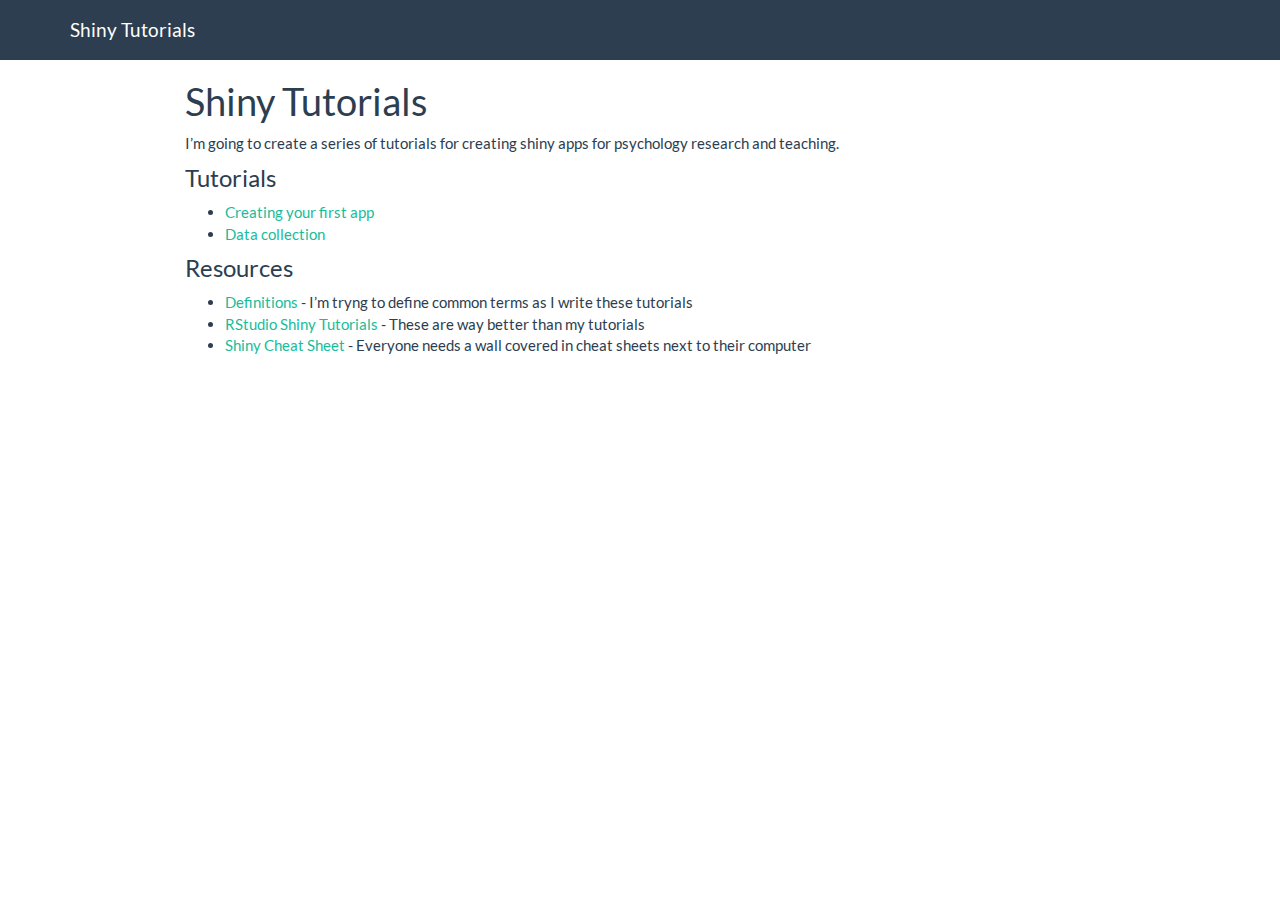
<file: index.html>
<!DOCTYPE html>

<html xmlns="http://www.w3.org/1999/xhtml">

<head>

<meta charset="utf-8" />
<meta http-equiv="Content-Type" content="text/html; charset=utf-8" />
<meta name="generator" content="pandoc" />




<title>Shiny Tutorials</title>

<script src="site_libs/jquery-1.11.3/jquery.min.js"></script>
<meta name="viewport" content="width=device-width, initial-scale=1" />
<link href="site_libs/bootstrap-3.3.5/css/flatly.min.css" rel="stylesheet" />
<script src="site_libs/bootstrap-3.3.5/js/bootstrap.min.js"></script>
<script src="site_libs/bootstrap-3.3.5/shim/html5shiv.min.js"></script>
<script src="site_libs/bootstrap-3.3.5/shim/respond.min.js"></script>
<script src="site_libs/navigation-1.1/tabsets.js"></script>
<link href="site_libs/highlightjs-9.12.0/default.css" rel="stylesheet" />
<script src="site_libs/highlightjs-9.12.0/highlight.js"></script>

<style type="text/css">code{white-space: pre;}</style>
<style type="text/css">
  pre:not([class]) {
    background-color: white;
  }
</style>
<script type="text/javascript">
if (window.hljs) {
  hljs.configure({languages: []});
  hljs.initHighlightingOnLoad();
  if (document.readyState && document.readyState === "complete") {
    window.setTimeout(function() { hljs.initHighlighting(); }, 0);
  }
}
</script>



<style type="text/css">
h1 {
  font-size: 34px;
}
h1.title {
  font-size: 38px;
}
h2 {
  font-size: 30px;
}
h3 {
  font-size: 24px;
}
h4 {
  font-size: 18px;
}
h5 {
  font-size: 16px;
}
h6 {
  font-size: 12px;
}
.table th:not([align]) {
  text-align: left;
}
</style>

<link rel="stylesheet" href="shiny.css" type="text/css" />

</head>

<body>

<style type = "text/css">
.main-container {
  max-width: 940px;
  margin-left: auto;
  margin-right: auto;
}
code {
  color: inherit;
  background-color: rgba(0, 0, 0, 0.04);
}
img {
  max-width:100%;
  height: auto;
}
.tabbed-pane {
  padding-top: 12px;
}
button.code-folding-btn:focus {
  outline: none;
}
</style>


<style type="text/css">
/* padding for bootstrap navbar */
body {
  padding-top: 60px;
  padding-bottom: 40px;
}
/* offset scroll position for anchor links (for fixed navbar)  */
.section h1 {
  padding-top: 65px;
  margin-top: -65px;
}

.section h2 {
  padding-top: 65px;
  margin-top: -65px;
}
.section h3 {
  padding-top: 65px;
  margin-top: -65px;
}
.section h4 {
  padding-top: 65px;
  margin-top: -65px;
}
.section h5 {
  padding-top: 65px;
  margin-top: -65px;
}
.section h6 {
  padding-top: 65px;
  margin-top: -65px;
}
</style>

<script>
// manage active state of menu based on current page
$(document).ready(function () {
  // active menu anchor
  href = window.location.pathname
  href = href.substr(href.lastIndexOf('/') + 1)
  if (href === "")
    href = "index.html";
  var menuAnchor = $('a[href="' + href + '"]');

  // mark it active
  menuAnchor.parent().addClass('active');

  // if it's got a parent navbar menu mark it active as well
  menuAnchor.closest('li.dropdown').addClass('active');
});
</script>


<div class="container-fluid main-container">

<!-- tabsets -->
<script>
$(document).ready(function () {
  window.buildTabsets("TOC");
});
</script>

<!-- code folding -->






<div class="navbar navbar-default  navbar-fixed-top" role="navigation">
  <div class="container">
    <div class="navbar-header">
      <button type="button" class="navbar-toggle collapsed" data-toggle="collapse" data-target="#navbar">
        <span class="icon-bar"></span>
        <span class="icon-bar"></span>
        <span class="icon-bar"></span>
      </button>
      <a class="navbar-brand" href="index.html">Shiny Tutorials</a>
    </div>
    <div id="navbar" class="navbar-collapse collapse">
      <ul class="nav navbar-nav">
        
      </ul>
      <ul class="nav navbar-nav navbar-right">
        
      </ul>
    </div><!--/.nav-collapse -->
  </div><!--/.container -->
</div><!--/.navbar -->

<div class="fluid-row" id="header">



<h1 class="title toc-ignore">Shiny Tutorials</h1>

</div>


<p>I’m going to create a series of tutorials for creating shiny apps for psychology research and teaching.</p>
<div id="tutorials" class="section level3">
<h3>Tutorials</h3>
<ul>
<li><a href="01-first-app.html">Creating your first app</a></li>
<li><a href="https://gupsych.github.io/tquant/data-input.html">Data collection</a></li>
</ul>
</div>
<div id="resources" class="section level3">
<h3>Resources</h3>
<ul>
<li><a href="defs.html">Definitions</a> - I’m tryng to define common terms as I write these tutorials</li>
<li><a href="http://shiny.rstudio.com/tutorial/">RStudio Shiny Tutorials</a> - These are way better than my tutorials</li>
<li><a href="https://www.rstudio.com/resources/cheatsheets/#shiny">Shiny Cheat Sheet</a> - Everyone needs a wall covered in cheat sheets next to their computer</li>
</ul>
</div>




</div>

<script>

// add bootstrap table styles to pandoc tables
function bootstrapStylePandocTables() {
  $('tr.header').parent('thead').parent('table').addClass('table table-condensed');
}
$(document).ready(function () {
  bootstrapStylePandocTables();
});


</script>

<!-- dynamically load mathjax for compatibility with self-contained -->
<script>
  (function () {
    var script = document.createElement("script");
    script.type = "text/javascript";
    script.src  = "https://mathjax.rstudio.com/latest/MathJax.js?config=TeX-AMS-MML_HTMLorMML";
    document.getElementsByTagName("head")[0].appendChild(script);
  })();
</script>

</body>
</html>
</file>
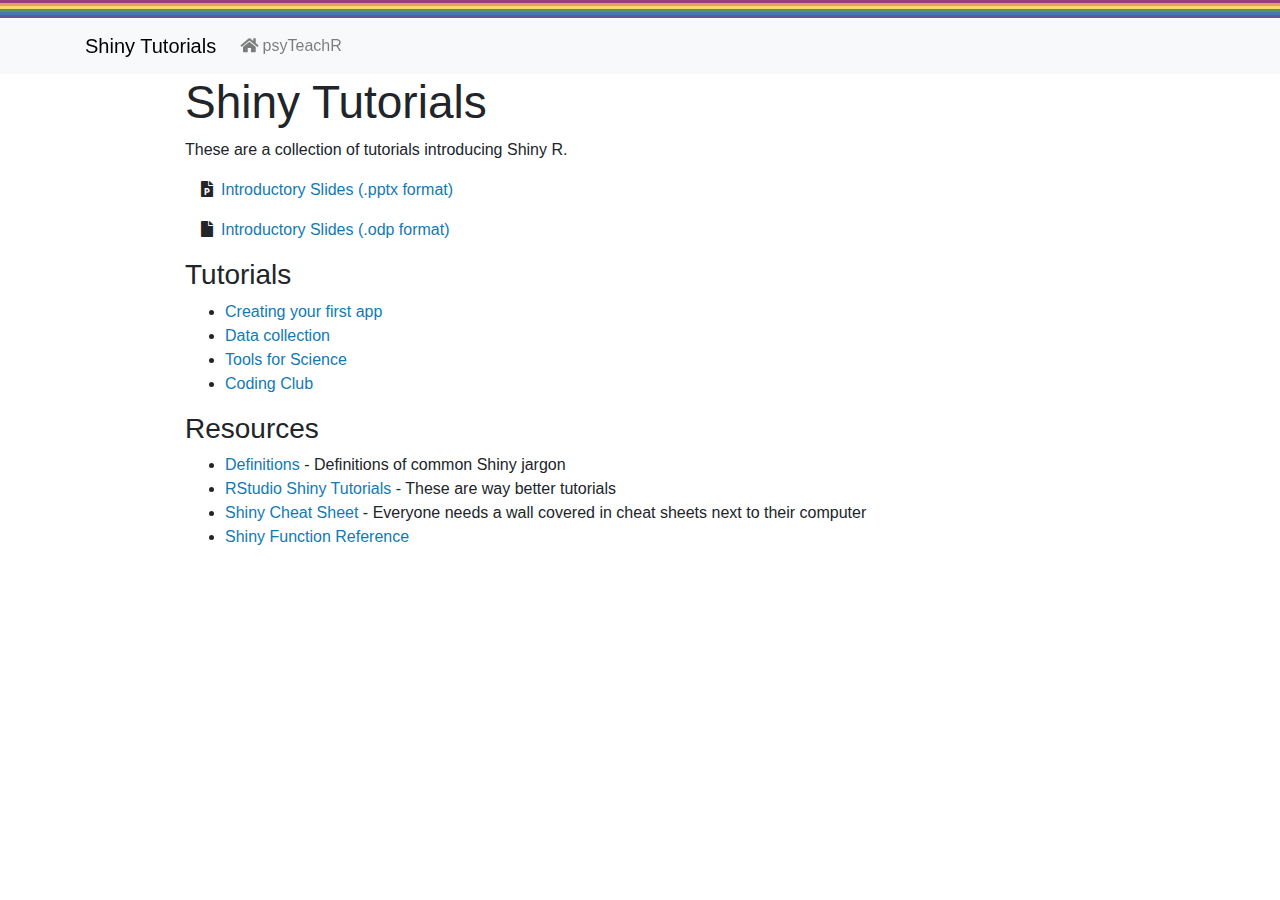
<file: docs/index.html>
<!DOCTYPE html>

<html>

<head>

<meta charset="utf-8" />
<meta name="generator" content="pandoc" />
<meta http-equiv="X-UA-Compatible" content="IE=EDGE" />




<title>Shiny Tutorials</title>

<script src="site_libs/header-attrs-2.11/header-attrs.js"></script>
<script src="site_libs/jquery-3.6.0/jquery-3.6.0.min.js"></script>
<meta name="viewport" content="width=device-width, initial-scale=1, shrink-to-fit=no" />
<link href="site_libs/bootstrap-4.6.0/bootstrap.min.css" rel="stylesheet" />
<script src="site_libs/bootstrap-4.6.0/bootstrap.bundle.min.js"></script>
<script src="site_libs/bs3compat-0.3.0/transition.js"></script>
<script src="site_libs/bs3compat-0.3.0/tabs.js"></script>
<script src="site_libs/bs3compat-0.3.0/bs3compat.js"></script>
<script src="site_libs/navigation-1.1/tabsets.js"></script>
<link href="site_libs/highlightjs-9.12.0/default.css" rel="stylesheet" />
<script src="site_libs/highlightjs-9.12.0/highlight.js"></script>
<link href="site_libs/font-awesome-5.1.0/css/all.css" rel="stylesheet" />
<link href="site_libs/font-awesome-5.1.0/css/v4-shims.css" rel="stylesheet" />
<meta property="og:title" content="Shiny Tutorials">
<meta property="og:description" content="Tutorials from the psyTeachR group on using Shiny for psychology-relevant apps.">
<meta property="og:image" content="images/shinyintro_card.png">
<meta property="og:url" content="https://psyteachr.github.io/shiny-tutorials/">
<meta property="twitter:card" content="summary_large_image">
<link rel="shortcut icon" href="images/shinyintro.png">

<!-- Global site tag (gtag.js) - Google Analytics -->
<script async src="https://www.googletagmanager.com/gtag/js?id=G-6NP3MF25W3"></script>
<script>
  window.dataLayer = window.dataLayer || [];
  function gtag(){dataLayer.push(arguments);}
  gtag('js', new Date());

  gtag('config', 'G-6NP3MF25W3');
</script>

<style type="text/css">
  code{white-space: pre-wrap;}
  span.smallcaps{font-variant: small-caps;}
  span.underline{text-decoration: underline;}
  div.column{display: inline-block; vertical-align: top; width: 50%;}
  div.hanging-indent{margin-left: 1.5em; text-indent: -1.5em;}
  ul.task-list{list-style: none;}
    </style>

<style type="text/css">code{white-space: pre;}</style>
<script type="text/javascript">
if (window.hljs) {
  hljs.configure({languages: []});
  hljs.initHighlightingOnLoad();
  if (document.readyState && document.readyState === "complete") {
    window.setTimeout(function() { hljs.initHighlighting(); }, 0);
  }
}
</script>








<style type = "text/css">
.main-container {
  max-width: 940px;
  margin-left: auto;
  margin-right: auto;
}
img {
  max-width:100%;
}
.tabbed-pane {
  padding-top: 12px;
}
.html-widget {
  margin-bottom: 20px;
}
button.code-folding-btn:focus {
  outline: none;
}
summary {
  display: list-item;
}
pre code {
  padding: 0;
}
</style>


<style type="text/css">
.dropdown-submenu {
  position: relative;
}
.dropdown-submenu>.dropdown-menu {
  top: 0;
  left: 100%;
  margin-top: -6px;
  margin-left: -1px;
  border-radius: 0 6px 6px 6px;
}
.dropdown-submenu:hover>.dropdown-menu {
  display: block;
}
.dropdown-submenu>a:after {
  display: block;
  content: " ";
  float: right;
  width: 0;
  height: 0;
  border-color: transparent;
  border-style: solid;
  border-width: 5px 0 5px 5px;
  border-left-color: #cccccc;
  margin-top: 5px;
  margin-right: -10px;
}
.dropdown-submenu:hover>a:after {
  border-left-color: #adb5bd;
}
.dropdown-submenu.pull-left {
  float: none;
}
.dropdown-submenu.pull-left>.dropdown-menu {
  left: -100%;
  margin-left: 10px;
  border-radius: 6px 0 6px 6px;
}
</style>

<script type="text/javascript">
// manage active state of menu based on current page
$(document).ready(function () {
  // active menu anchor
  href = window.location.pathname
  href = href.substr(href.lastIndexOf('/') + 1)
  if (href === "")
    href = "index.html";
  var menuAnchor = $('a[href="' + href + '"]');

  // mark it active
  menuAnchor.tab('show');

  // if it's got a parent navbar menu mark it active as well
  menuAnchor.closest('li.dropdown').addClass('active');

  // Navbar adjustments
  var navHeight = $(".navbar").first().height() + 15;
  var style = document.createElement('style');
  var pt = "padding-top: " + navHeight + "px; ";
  var mt = "margin-top: -" + navHeight + "px; ";
  var css = "";
  // offset scroll position for anchor links (for fixed navbar)
  for (var i = 1; i <= 6; i++) {
    css += ".section h" + i + "{ " + pt + mt + "}\n";
  }
  style.innerHTML = "body {" + pt + "padding-bottom: 40px; }\n" + css;
  document.head.appendChild(style);
});
</script>

<!-- tabsets -->

<style type="text/css">
.tabset-dropdown > .nav-tabs {
  display: inline-table;
  max-height: 500px;
  min-height: 44px;
  overflow-y: auto;
  border: 1px solid #ddd;
  border-radius: 4px;
}

.tabset-dropdown > .nav-tabs > li.active:before {
  content: "";
  font-family: 'Glyphicons Halflings';
  display: inline-block;
  padding: 10px;
  border-right: 1px solid #ddd;
}

.tabset-dropdown > .nav-tabs.nav-tabs-open > li.active:before {
  content: "&#xe258;";
  border: none;
}

.tabset-dropdown > .nav-tabs.nav-tabs-open:before {
  content: "";
  font-family: 'Glyphicons Halflings';
  display: inline-block;
  padding: 10px;
  border-right: 1px solid #ddd;
}

.tabset-dropdown > .nav-tabs > li.active {
  display: block;
}

.tabset-dropdown > .nav-tabs > li > a,
.tabset-dropdown > .nav-tabs > li > a:focus,
.tabset-dropdown > .nav-tabs > li > a:hover {
  border: none;
  display: inline-block;
  border-radius: 4px;
  background-color: transparent;
}

.tabset-dropdown > .nav-tabs.nav-tabs-open > li {
  display: block;
  float: none;
}

.tabset-dropdown > .nav-tabs > li {
  display: none;
}
</style>

<!-- code folding -->




</head>

<body>


<div class="container-fluid main-container">




<div class="navbar navbar-default  navbar-fixed-top" role="navigation">
  <div class="container">
    <div class="navbar-header">
      <button type="button" class="navbar-toggle collapsed" data-toggle="collapse" data-target="#navbar">
        <span class="icon-bar"></span>
        <span class="icon-bar"></span>
        <span class="icon-bar"></span>
      </button>
      <a class="navbar-brand" href="index.html">Shiny Tutorials</a>
    </div>
    <div id="navbar" class="navbar-collapse collapse">
      <ul class="nav navbar-nav">
        <li>
  <a href="/">
    <span class="fa fa-home"></span>
     
    psyTeachR
  </a>
</li>
      </ul>
      <ul class="nav navbar-nav navbar-right">
        
      </ul>
    </div><!--/.nav-collapse -->
  </div><!--/.container -->
</div><!--/.navbar -->

<div id="header">



<h1 class="title toc-ignore">Shiny Tutorials</h1>

</div>


<p>These are a collection of tutorials introducing Shiny R.</p>
<p> <i class="fa fa-file-powerpoint"></i> <a href="pres/00-intro.pptx">Introductory Slides (.pptx format)</a></p>
<p> <i class="fa fa-file"></i> <a href="pres/00-intro.odp">Introductory Slides (.odp format)</a></p>
<div id="tutorials" class="section level3">
<h3>Tutorials</h3>
<ul>
<li><a href="01-first-app.html">Creating your first app</a></li>
<li><a href="data-input.html">Data collection</a></li>
<li><a href="03-science-tools.html">Tools for Science</a></li>
<li><a href="coding_club.html">Coding Club</a></li>
</ul>
</div>
<div id="resources" class="section level3">
<h3>Resources</h3>
<ul>
<li><a href="defs.html">Definitions</a> - Definitions of common Shiny jargon</li>
<li><a href="http://shiny.rstudio.com/tutorial/">RStudio Shiny Tutorials</a> - These are way better tutorials</li>
<li><a href="https://www.rstudio.com/resources/cheatsheets/#shiny">Shiny Cheat Sheet</a> - Everyone needs a wall covered in cheat sheets next to their computer</li>
<li><a href="https://shiny.rstudio.com/reference/shiny/1.0.1/">Shiny Function Reference</a></li>
</ul>
</div>




</div>

<script>

// add bootstrap table styles to pandoc tables
function bootstrapStylePandocTables() {
  $('tr.odd').parent('tbody').parent('table').addClass('table table-condensed');
}
$(document).ready(function () {
  bootstrapStylePandocTables();
});


</script>

<!-- tabsets -->

<script>
$(document).ready(function () {
  window.buildTabsets("TOC");
});

$(document).ready(function () {
  $('.tabset-dropdown > .nav-tabs > li').click(function () {
    $(this).parent().toggleClass('nav-tabs-open');
  });
});
</script>

<!-- code folding -->


<!-- dynamically load mathjax for compatibility with self-contained -->
<script>
  (function () {
    var script = document.createElement("script");
    script.type = "text/javascript";
    script.src  = "https://mathjax.rstudio.com/latest/MathJax.js?config=TeX-AMS-MML_HTMLorMML";
    document.getElementsByTagName("head")[0].appendChild(script);
  })();
</script>

</body>
</html>
</file>
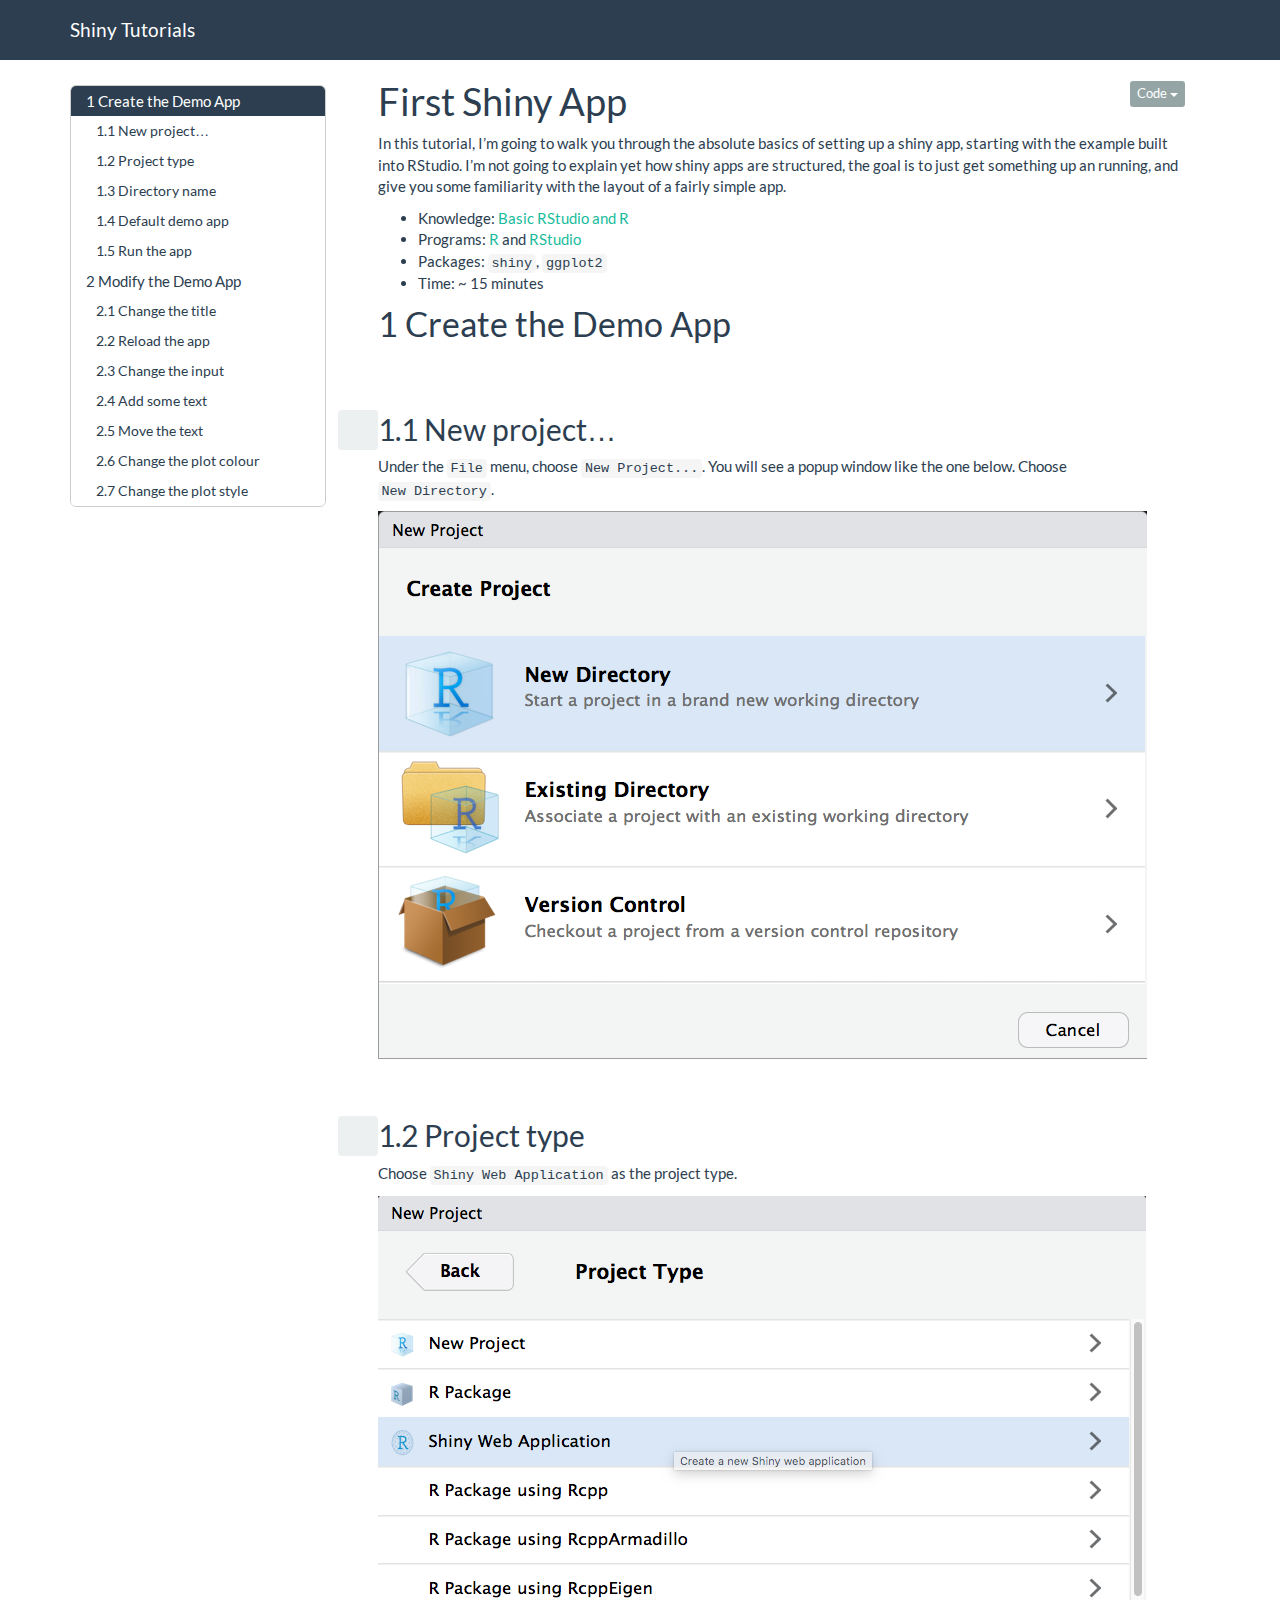
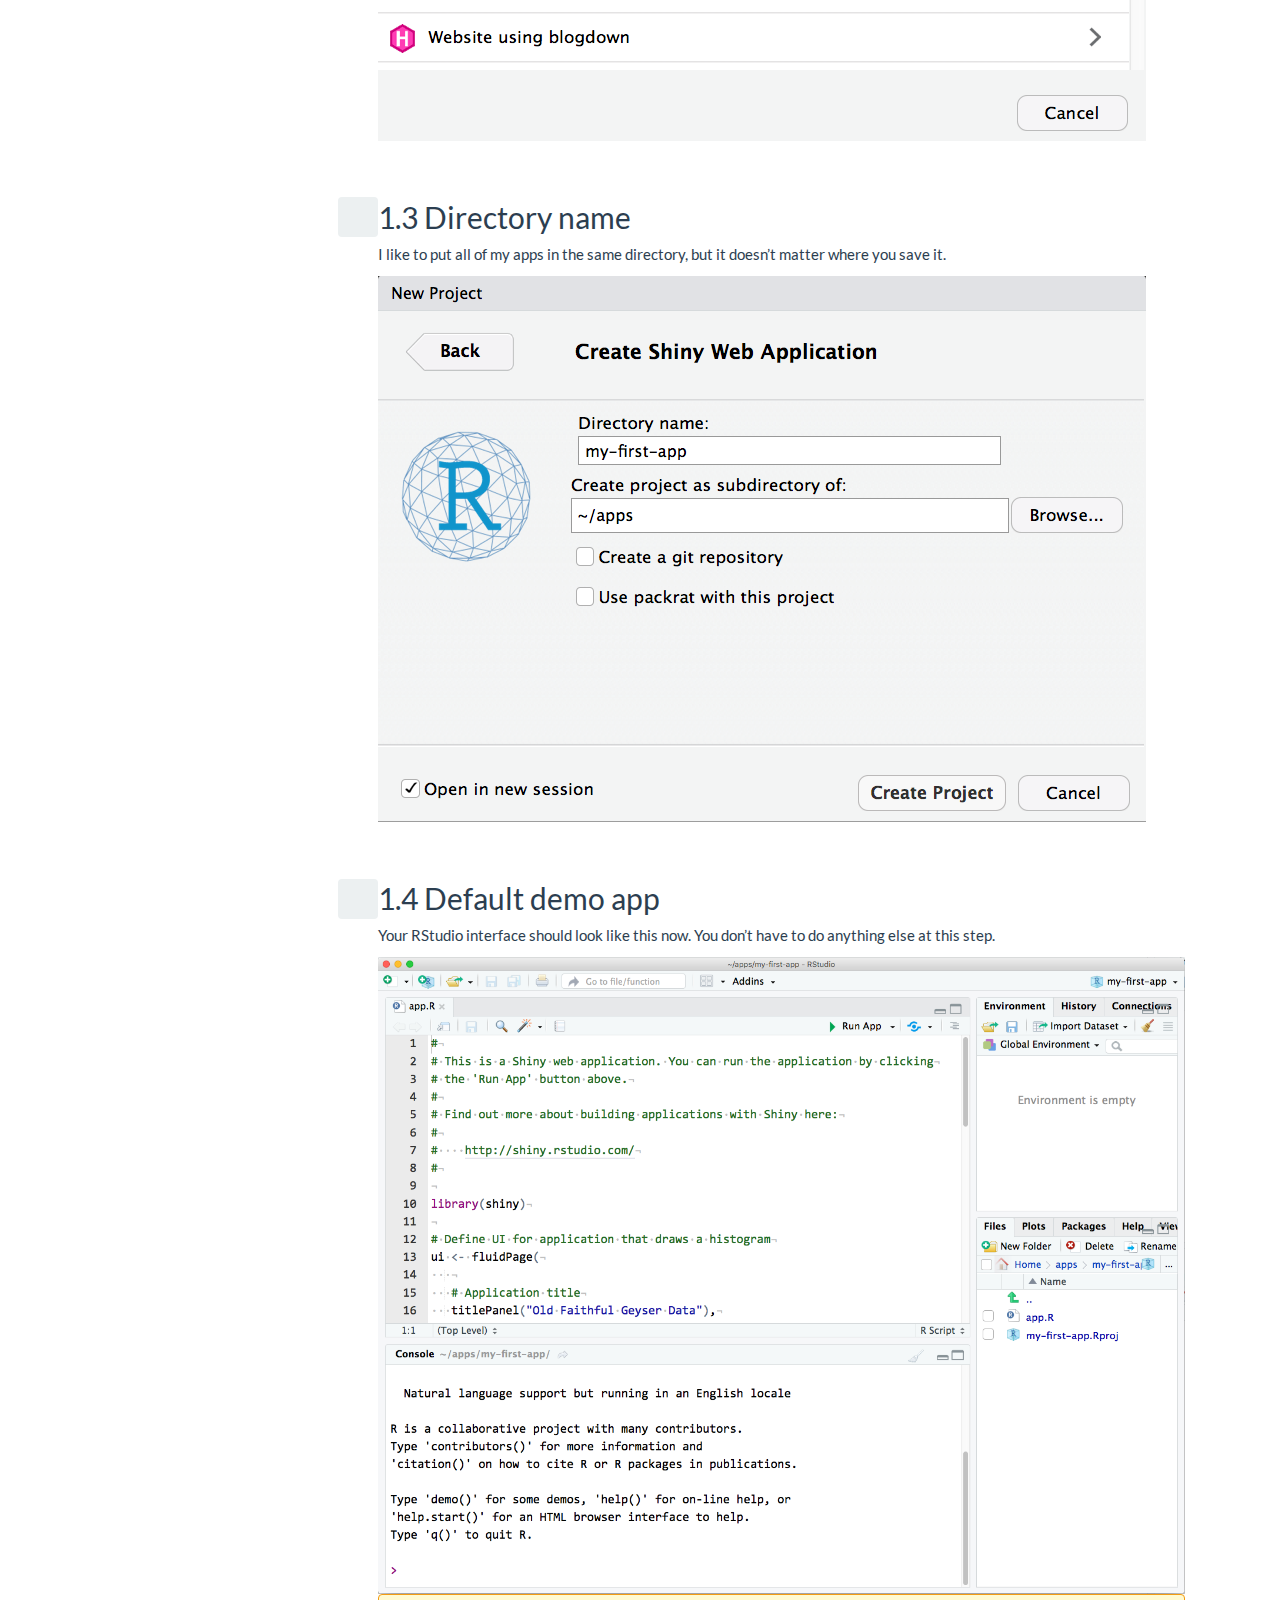
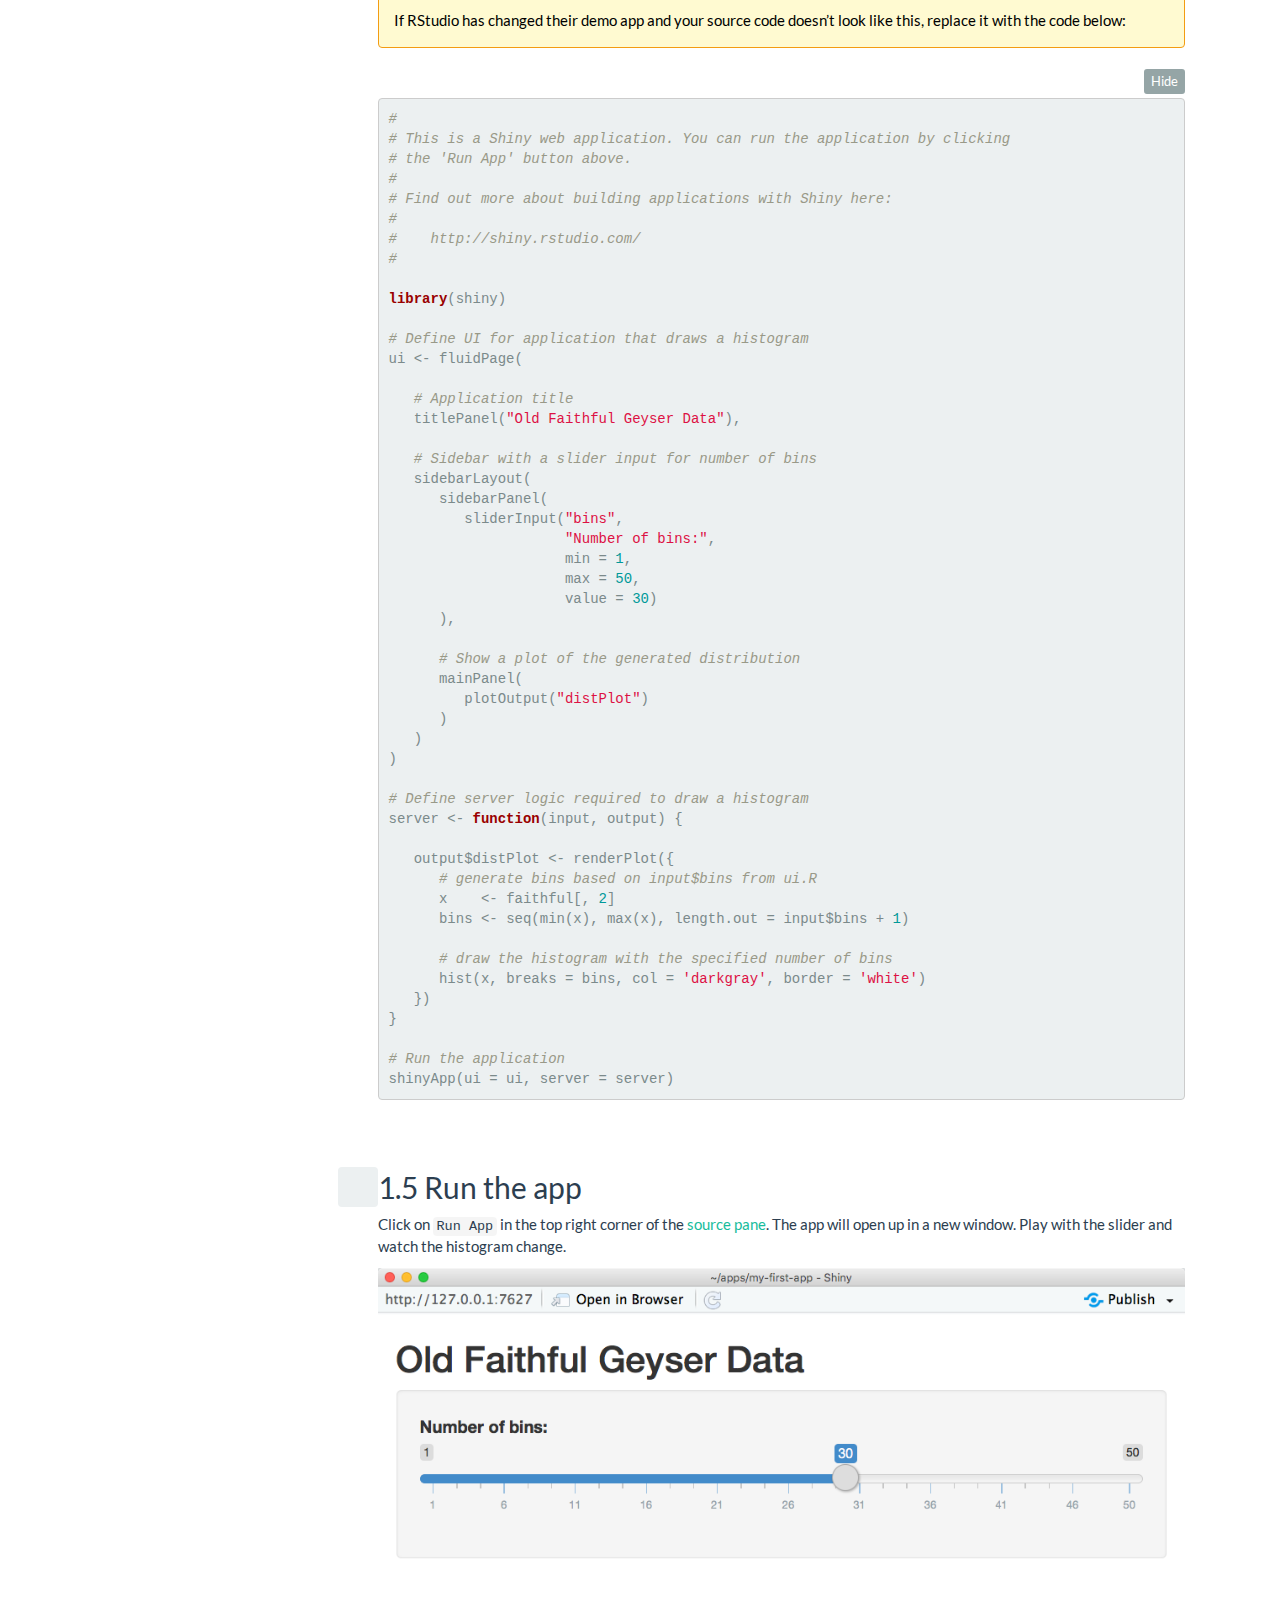
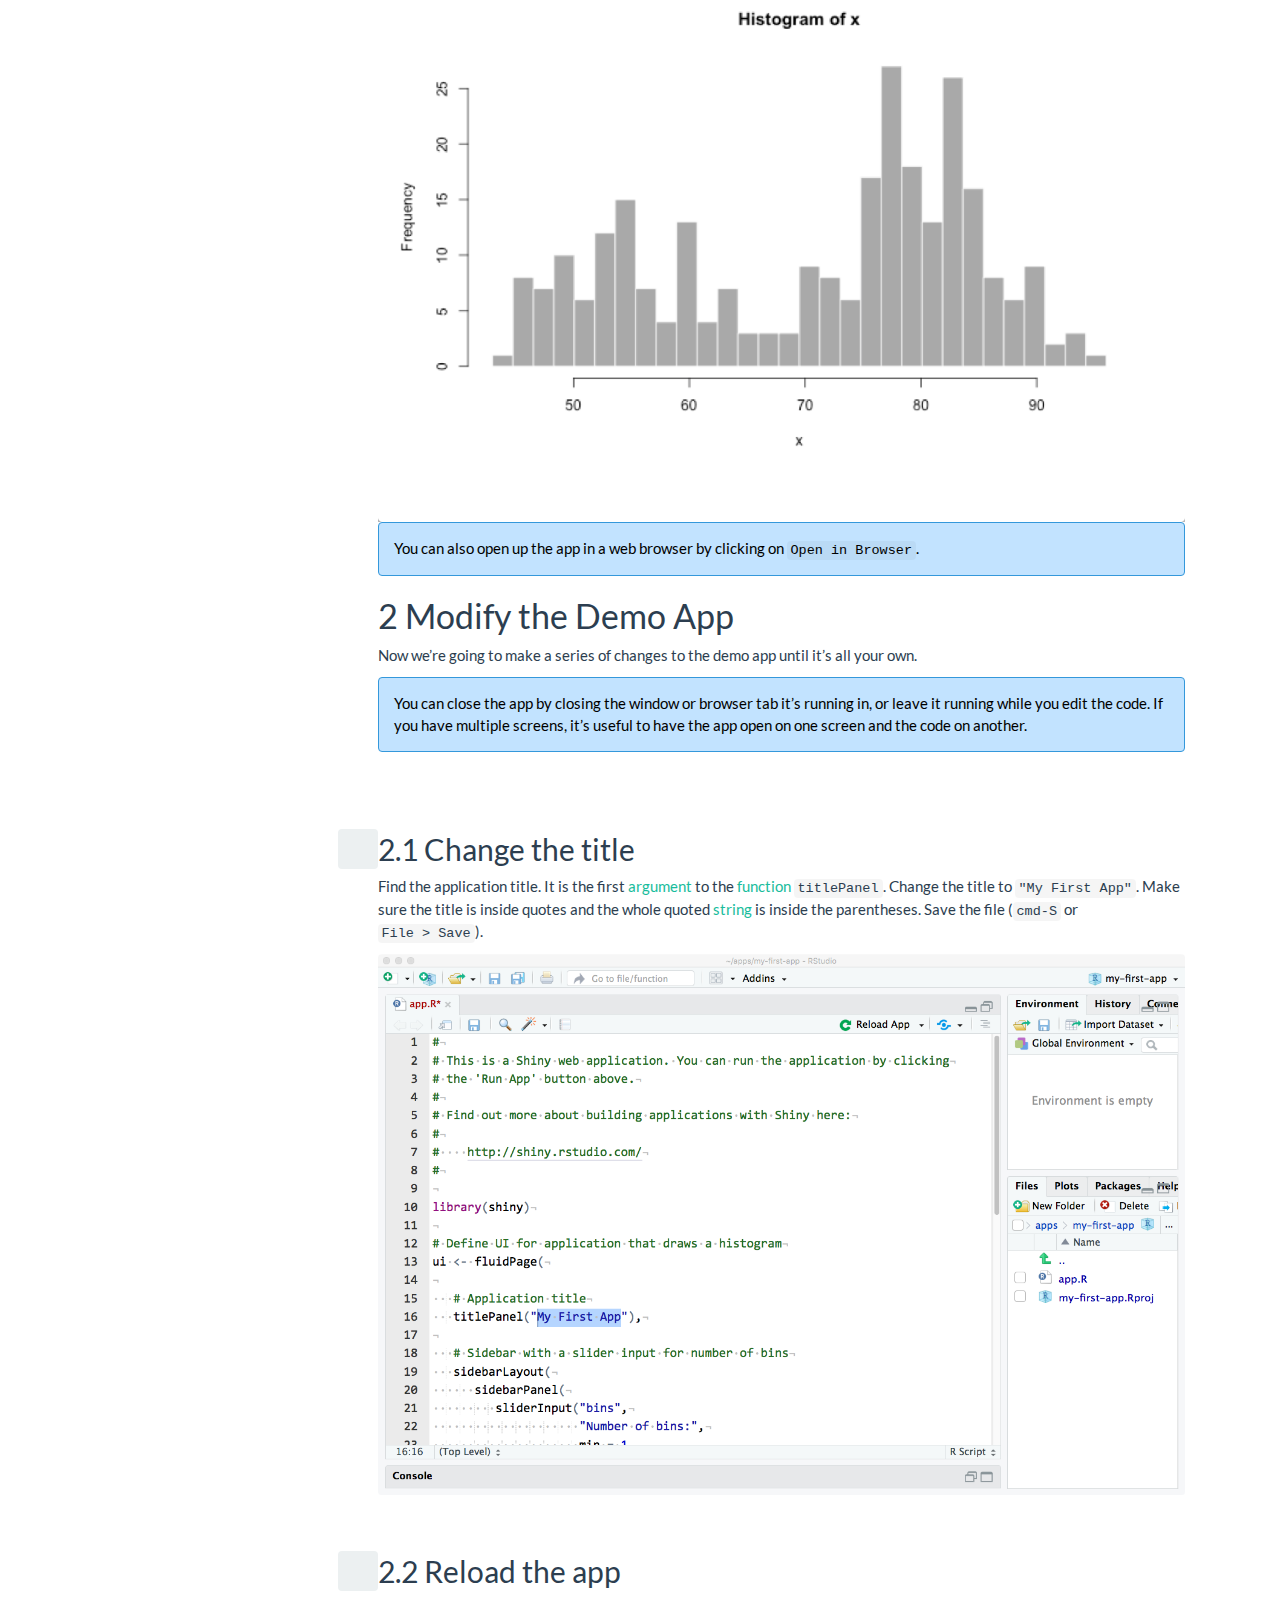
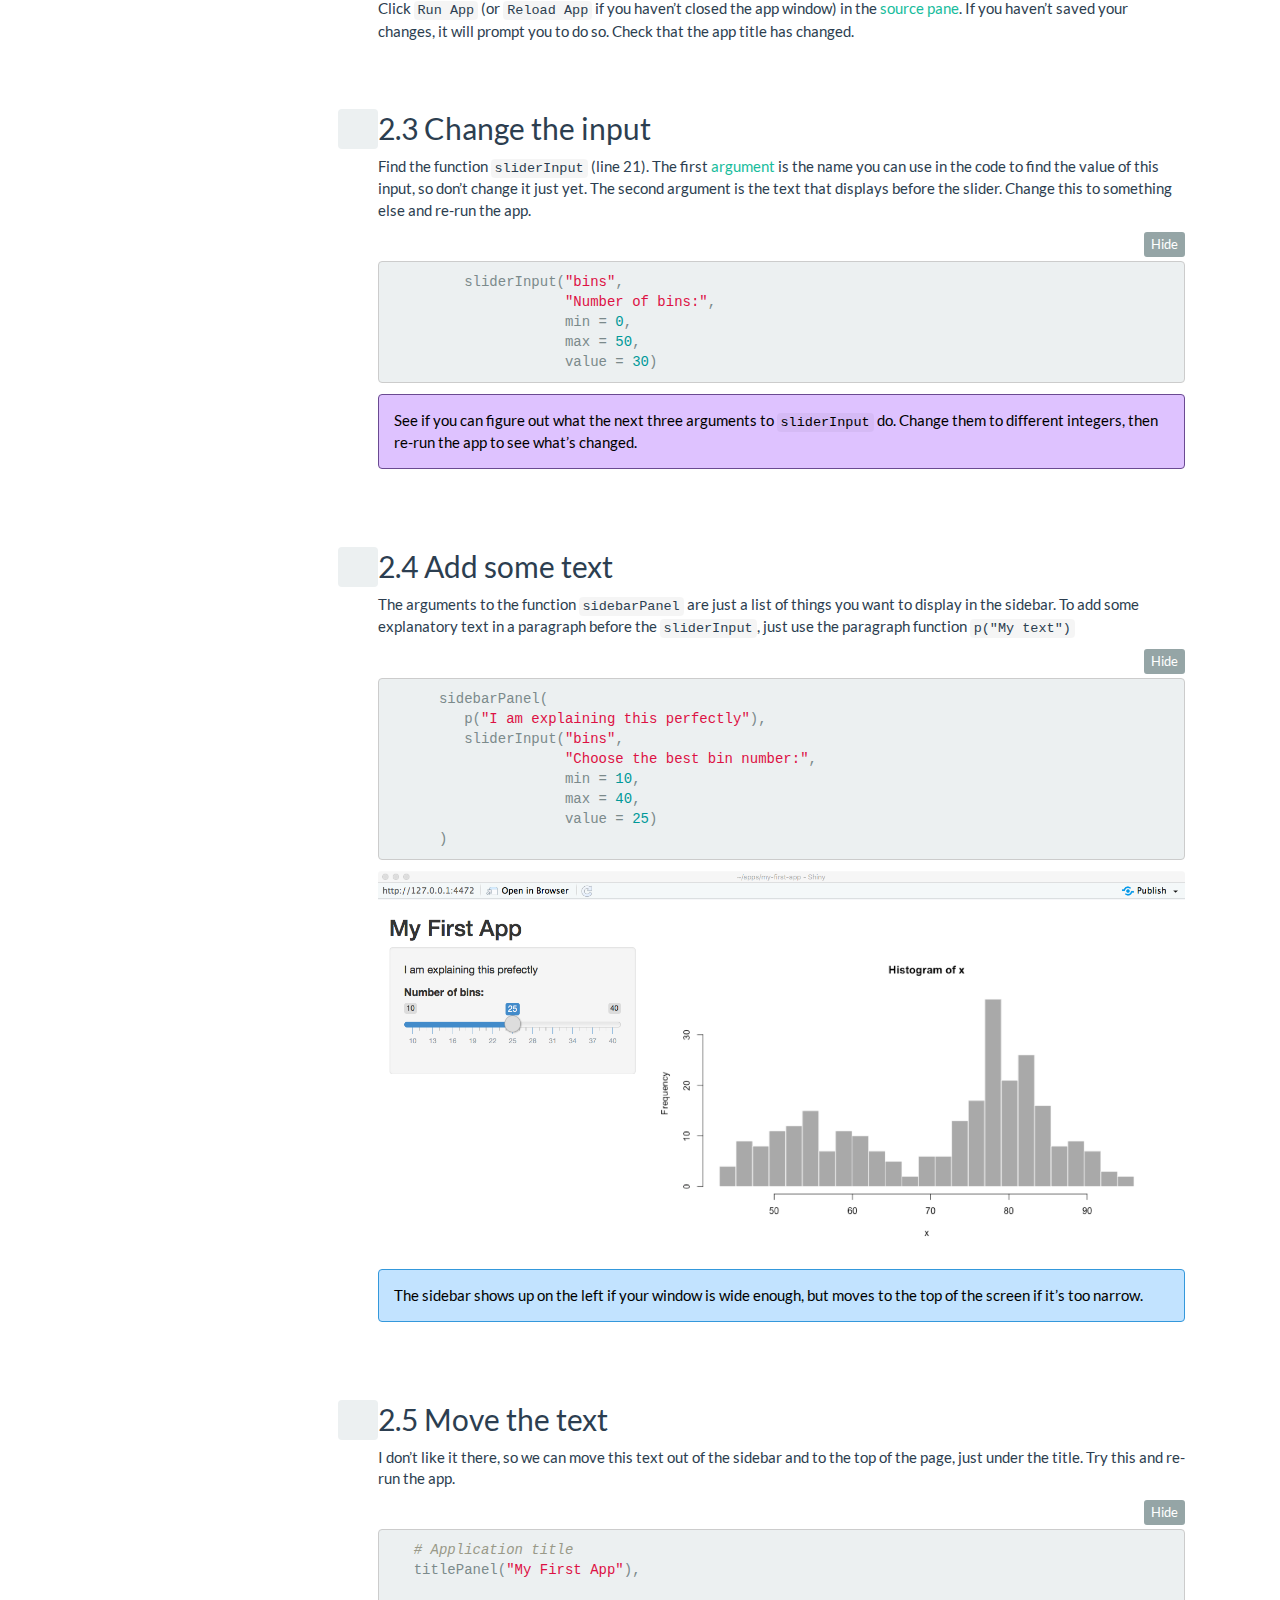
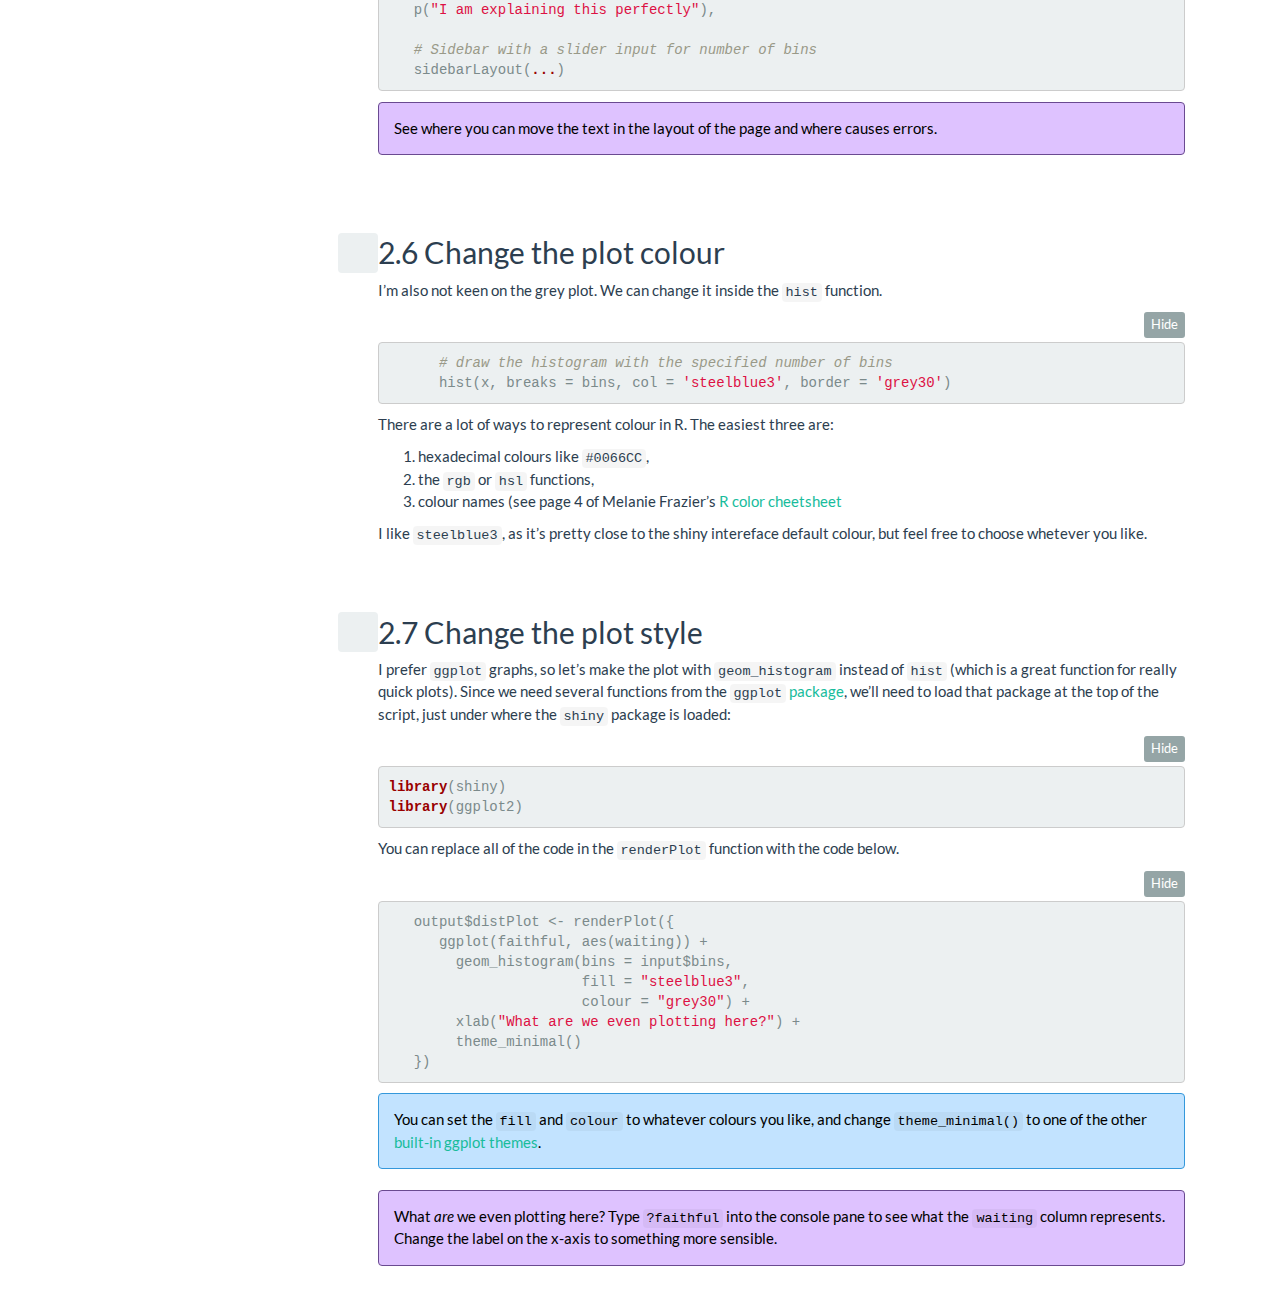
<file: 01-first-app.html>
<!DOCTYPE html>

<html xmlns="http://www.w3.org/1999/xhtml">

<head>

<meta charset="utf-8" />
<meta http-equiv="Content-Type" content="text/html; charset=utf-8" />
<meta name="generator" content="pandoc" />




<title>First Shiny App</title>

<script src="site_libs/jquery-1.11.3/jquery.min.js"></script>
<meta name="viewport" content="width=device-width, initial-scale=1" />
<link href="site_libs/bootstrap-3.3.5/css/flatly.min.css" rel="stylesheet" />
<script src="site_libs/bootstrap-3.3.5/js/bootstrap.min.js"></script>
<script src="site_libs/bootstrap-3.3.5/shim/html5shiv.min.js"></script>
<script src="site_libs/bootstrap-3.3.5/shim/respond.min.js"></script>
<script src="site_libs/jqueryui-1.11.4/jquery-ui.min.js"></script>
<link href="site_libs/tocify-1.9.1/jquery.tocify.css" rel="stylesheet" />
<script src="site_libs/tocify-1.9.1/jquery.tocify.js"></script>
<script src="site_libs/navigation-1.1/tabsets.js"></script>
<script src="site_libs/navigation-1.1/codefolding.js"></script>
<link href="site_libs/highlightjs-9.12.0/default.css" rel="stylesheet" />
<script src="site_libs/highlightjs-9.12.0/highlight.js"></script>

<style type="text/css">code{white-space: pre;}</style>
<style type="text/css">
  pre:not([class]) {
    background-color: white;
  }
</style>
<script type="text/javascript">
if (window.hljs) {
  hljs.configure({languages: []});
  hljs.initHighlightingOnLoad();
  if (document.readyState && document.readyState === "complete") {
    window.setTimeout(function() { hljs.initHighlighting(); }, 0);
  }
}
</script>



<style type="text/css">
h1 {
  font-size: 34px;
}
h1.title {
  font-size: 38px;
}
h2 {
  font-size: 30px;
}
h3 {
  font-size: 24px;
}
h4 {
  font-size: 18px;
}
h5 {
  font-size: 16px;
}
h6 {
  font-size: 12px;
}
.table th:not([align]) {
  text-align: left;
}
</style>

<link rel="stylesheet" href="shiny.css" type="text/css" />

</head>

<body>

<style type = "text/css">
.main-container {
  max-width: 940px;
  margin-left: auto;
  margin-right: auto;
}
code {
  color: inherit;
  background-color: rgba(0, 0, 0, 0.04);
}
img {
  max-width:100%;
  height: auto;
}
.tabbed-pane {
  padding-top: 12px;
}
button.code-folding-btn:focus {
  outline: none;
}
</style>


<style type="text/css">
/* padding for bootstrap navbar */
body {
  padding-top: 60px;
  padding-bottom: 40px;
}
/* offset scroll position for anchor links (for fixed navbar)  */
.section h1 {
  padding-top: 65px;
  margin-top: -65px;
}

.section h2 {
  padding-top: 65px;
  margin-top: -65px;
}
.section h3 {
  padding-top: 65px;
  margin-top: -65px;
}
.section h4 {
  padding-top: 65px;
  margin-top: -65px;
}
.section h5 {
  padding-top: 65px;
  margin-top: -65px;
}
.section h6 {
  padding-top: 65px;
  margin-top: -65px;
}
</style>

<script>
// manage active state of menu based on current page
$(document).ready(function () {
  // active menu anchor
  href = window.location.pathname
  href = href.substr(href.lastIndexOf('/') + 1)
  if (href === "")
    href = "index.html";
  var menuAnchor = $('a[href="' + href + '"]');

  // mark it active
  menuAnchor.parent().addClass('active');

  // if it's got a parent navbar menu mark it active as well
  menuAnchor.closest('li.dropdown').addClass('active');
});
</script>


<div class="container-fluid main-container">

<!-- tabsets -->
<script>
$(document).ready(function () {
  window.buildTabsets("TOC");
});
</script>

<!-- code folding -->
<style type="text/css">
.code-folding-btn { margin-bottom: 4px; }
</style>
<script>
$(document).ready(function () {
  window.initializeCodeFolding("show" === "show");
});
</script>




<script>
$(document).ready(function ()  {

    // move toc-ignore selectors from section div to header
    $('div.section.toc-ignore')
        .removeClass('toc-ignore')
        .children('h1,h2,h3,h4,h5').addClass('toc-ignore');

    // establish options
    var options = {
      selectors: "h1,h2",
      theme: "bootstrap3",
      context: '.toc-content',
      hashGenerator: function (text) {
        return text.replace(/[.\\/?&!#<>]/g, '').replace(/\s/g, '_').toLowerCase();
      },
      ignoreSelector: ".toc-ignore",
      scrollTo: 0
    };
    options.showAndHide = false;
    options.smoothScroll = true;

    // tocify
    var toc = $("#TOC").tocify(options).data("toc-tocify");
});
</script>

<style type="text/css">

#TOC {
  margin: 25px 0px 20px 0px;
}
@media (max-width: 768px) {
#TOC {
  position: relative;
  width: 100%;
}
}


.toc-content {
  padding-left: 30px;
  padding-right: 40px;
}

div.main-container {
  max-width: 1200px;
}

div.tocify {
  width: 20%;
  max-width: 260px;
  max-height: 85%;
}

@media (min-width: 768px) and (max-width: 991px) {
  div.tocify {
    width: 25%;
  }
}

@media (max-width: 767px) {
  div.tocify {
    width: 100%;
    max-width: none;
  }
}

.tocify ul, .tocify li {
  line-height: 20px;
}

.tocify-subheader .tocify-item {
  font-size: 0.90em;
  padding-left: 25px;
  text-indent: 0;
}

.tocify .list-group-item {
  border-radius: 0px;
}

.tocify-subheader {
  display: inline;
}
.tocify-subheader .tocify-item {
  font-size: 0.95em;
}

</style>

<!-- setup 3col/9col grid for toc_float and main content  -->
<div class="row-fluid">
<div class="col-xs-12 col-sm-4 col-md-3">
<div id="TOC" class="tocify">
</div>
</div>

<div class="toc-content col-xs-12 col-sm-8 col-md-9">




<div class="navbar navbar-default  navbar-fixed-top" role="navigation">
  <div class="container">
    <div class="navbar-header">
      <button type="button" class="navbar-toggle collapsed" data-toggle="collapse" data-target="#navbar">
        <span class="icon-bar"></span>
        <span class="icon-bar"></span>
        <span class="icon-bar"></span>
      </button>
      <a class="navbar-brand" href="index.html">Shiny Tutorials</a>
    </div>
    <div id="navbar" class="navbar-collapse collapse">
      <ul class="nav navbar-nav">
        
      </ul>
      <ul class="nav navbar-nav navbar-right">
        
      </ul>
    </div><!--/.nav-collapse -->
  </div><!--/.container -->
</div><!--/.navbar -->

<div class="fluid-row" id="header">

<div class="btn-group pull-right">
<button type="button" class="btn btn-default btn-xs dropdown-toggle" data-toggle="dropdown" aria-haspopup="true" aria-expanded="false"><span>Code</span> <span class="caret"></span></button>
<ul class="dropdown-menu" style="min-width: 50px;">
<li><a id="rmd-show-all-code" href="#">Show All Code</a></li>
<li><a id="rmd-hide-all-code" href="#">Hide All Code</a></li>
</ul>
</div>



<h1 class="title toc-ignore">First Shiny App</h1>

</div>


<p>In this tutorial, I’m going to walk you through the absolute basics of setting up a shiny app, starting with the example built into RStudio. I’m not going to explain yet how shiny apps are structured, the goal is to just get something up an running, and give you some familiarity with the layout of a fairly simple app.</p>
<ul>
<li>Knowledge: <a href="https://gupsych.github.io/data_skills/01_intro.html">Basic RStudio and R</a></li>
<li>Programs: <a href="http://cran.r-project.org/mirrors.html">R</a> and <a href="https://www.rstudio.com/products/rstudio/download3/">RStudio</a></li>
<li>Packages: <code>shiny</code>, <code>ggplot2</code></li>
<li>Time: ~ 15 minutes</li>
</ul>
<div id="create-the-demo-app" class="section level1">
<h1><span class="header-section-number">1</span> Create the Demo App</h1>
<p><input type="checkbox" class="progress"></p>
<div id="new-project" class="section level2">
<h2><span class="header-section-number">1.1</span> New project…</h2>
<p>Under the <code>File</code> menu, choose <code>New Project...</code>. You will see a popup window like the one below. Choose <code>New Directory</code>.</p>
<div class="figure">
<img src="images/01-first-app/01-create-project.png" />

</div>
<p><input type="checkbox" class="progress"></p>
</div>
<div id="project-type" class="section level2">
<h2><span class="header-section-number">1.2</span> Project type</h2>
<p>Choose <code>Shiny Web Application</code> as the project type.</p>
<div class="figure">
<img src="images/01-first-app/02-project-type.png" />

</div>
<p><input type="checkbox" class="progress"></p>
</div>
<div id="directory-name" class="section level2">
<h2><span class="header-section-number">1.3</span> Directory name</h2>
<p>I like to put all of my apps in the same directory, but it doesn’t matter where you save it.</p>
<div class="figure">
<img src="images/01-first-app/03-project-directory.png" />

</div>
<p><input type="checkbox" class="progress"></p>
</div>
<div id="default-demo-app" class="section level2">
<h2><span class="header-section-number">1.4</span> Default demo app</h2>
<p>Your RStudio interface should look like this now. You don’t have to do anything else at this step.</p>
<div class="figure">
<img src="images/01-first-app/04-rstudio-interface.png" />

</div>
<p class="alert alert-warning">
If RStudio has changed their demo app and your source code doesn’t look like this, replace it with the code below:
</p>
<pre class="r"><code>#
# This is a Shiny web application. You can run the application by clicking
# the &#39;Run App&#39; button above.
#
# Find out more about building applications with Shiny here:
#
#    http://shiny.rstudio.com/
#

library(shiny)

# Define UI for application that draws a histogram
ui &lt;- fluidPage(
   
   # Application title
   titlePanel(&quot;Old Faithful Geyser Data&quot;),
   
   # Sidebar with a slider input for number of bins 
   sidebarLayout(
      sidebarPanel(
         sliderInput(&quot;bins&quot;,
                     &quot;Number of bins:&quot;,
                     min = 1,
                     max = 50,
                     value = 30)
      ),
      
      # Show a plot of the generated distribution
      mainPanel(
         plotOutput(&quot;distPlot&quot;)
      )
   )
)

# Define server logic required to draw a histogram
server &lt;- function(input, output) {
   
   output$distPlot &lt;- renderPlot({
      # generate bins based on input$bins from ui.R
      x    &lt;- faithful[, 2] 
      bins &lt;- seq(min(x), max(x), length.out = input$bins + 1)
      
      # draw the histogram with the specified number of bins
      hist(x, breaks = bins, col = &#39;darkgray&#39;, border = &#39;white&#39;)
   })
}

# Run the application 
shinyApp(ui = ui, server = server)</code></pre>
<p><input type="checkbox" class="progress"></p>
</div>
<div id="run-the-app" class="section level2">
<h2><span class="header-section-number">1.5</span> Run the app</h2>
<p>Click on <code>Run App</code> in the top right corner of the <a href="defs.html#panes">source pane</a>. The app will open up in a new window. Play with the slider and watch the histogram change.</p>
<div class="figure">
<img src="images/01-first-app/05-app-interface.png" />

</div>
<p class="alert alert-info">
You can also open up the app in a web browser by clicking on <code>Open in Browser</code>.
</p>
</div>
</div>
<div id="modify-the-demo-app" class="section level1">
<h1><span class="header-section-number">2</span> Modify the Demo App</h1>
<p>Now we’re going to make a series of changes to the demo app until it’s all your own.</p>
<p class="alert alert-info">
You can close the app by closing the window or browser tab it’s running in, or leave it running while you edit the code. If you have multiple screens, it’s useful to have the app open on one screen and the code on another.
</p>
<p><input type="checkbox" class="progress"></p>
<div id="change-the-title" class="section level2">
<h2><span class="header-section-number">2.1</span> Change the title</h2>
<p>Find the application title. It is the first <a href="defs.html#argument">argument</a> to the <a href="defs.html#function">function</a> <code>titlePanel</code>. Change the title to <code>&quot;My First App&quot;</code>. Make sure the title is inside quotes and the whole quoted <a href="defs.html#string">string</a> is inside the parentheses. Save the file (<code>cmd-S</code> or <code>File &gt; Save</code>).</p>
<div class="figure">
<img src="images/01-first-app/06-change-title.png" />

</div>
<p><input type="checkbox" class="progress"></p>
</div>
<div id="reload-the-app" class="section level2">
<h2><span class="header-section-number">2.2</span> Reload the app</h2>
<p>Click <code>Run App</code> (or <code>Reload App</code> if you haven’t closed the app window) in the <a href="defs.html#panes">source pane</a>. If you haven’t saved your changes, it will prompt you to do so. Check that the app title has changed.</p>
<p><input type="checkbox" class="progress"></p>
</div>
<div id="change-the-input" class="section level2">
<h2><span class="header-section-number">2.3</span> Change the input</h2>
<p>Find the function <code>sliderInput</code> (line 21). The first <a href="defs.html#argument">argument</a> is the name you can use in the code to find the value of this input, so don’t change it just yet. The second argument is the text that displays before the slider. Change this to something else and re-run the app.</p>
<pre class="r"><code>         sliderInput(&quot;bins&quot;,
                     &quot;Number of bins:&quot;,
                     min = 0,
                     max = 50,
                     value = 30)</code></pre>
<p class="alert alert-tryit">
See if you can figure out what the next three arguments to <code>sliderInput</code> do. Change them to different integers, then re-run the app to see what’s changed.
</p>
<p><input type="checkbox" class="progress"></p>
</div>
<div id="add-some-text" class="section level2">
<h2><span class="header-section-number">2.4</span> Add some text</h2>
<p>The arguments to the function <code>sidebarPanel</code> are just a list of things you want to display in the sidebar. To add some explanatory text in a paragraph before the <code>sliderInput</code>, just use the paragraph function <code>p(&quot;My text&quot;)</code></p>
<pre class="r"><code>      sidebarPanel(
         p(&quot;I am explaining this perfectly&quot;),
         sliderInput(&quot;bins&quot;,
                     &quot;Choose the best bin number:&quot;,
                     min = 10,
                     max = 40,
                     value = 25)
      )</code></pre>
<div class="figure">
<img src="images/01-first-app/07-app-sidebar-p.png" />

</div>
<p class="alert alert-info">
The sidebar shows up on the left if your window is wide enough, but moves to the top of the screen if it’s too narrow.
</p>
<p><input type="checkbox" class="progress"></p>
</div>
<div id="move-the-text" class="section level2">
<h2><span class="header-section-number">2.5</span> Move the text</h2>
<p>I don’t like it there, so we can move this text out of the sidebar and to the top of the page, just under the title. Try this and re-run the app.</p>
<pre class="r"><code>   # Application title
   titlePanel(&quot;My First App&quot;),

   p(&quot;I am explaining this perfectly&quot;),

   # Sidebar with a slider input for number of bins
   sidebarLayout(...)</code></pre>
<p class="alert alert-tryit">
See where you can move the text in the layout of the page and where causes errors.
</p>
<p><input type="checkbox" class="progress"></p>
</div>
<div id="change-the-plot-colour" class="section level2">
<h2><span class="header-section-number">2.6</span> Change the plot colour</h2>
<p>I’m also not keen on the grey plot. We can change it inside the <code>hist</code> function.</p>
<pre class="r"><code>      # draw the histogram with the specified number of bins
      hist(x, breaks = bins, col = &#39;steelblue3&#39;, border = &#39;grey30&#39;)</code></pre>
<p>There are a lot of ways to represent colour in R. The easiest three are:</p>
<ol style="list-style-type: decimal">
<li>hexadecimal colours like <code>#0066CC</code>,</li>
<li>the <code>rgb</code> or <code>hsl</code> functions,</li>
<li>colour names (see page 4 of Melanie Frazier’s <a href="https://www.nceas.ucsb.edu/~frazier/RSpatialGuides/colorPaletteCheatsheet.pdf">R color cheetsheet</a></li>
</ol>
<p>I like <code>steelblue3</code>, as it’s pretty close to the shiny intereface default colour, but feel free to choose whetever you like.</p>
<p><input type="checkbox" class="progress"></p>
</div>
<div id="change-the-plot-style" class="section level2">
<h2><span class="header-section-number">2.7</span> Change the plot style</h2>
<p>I prefer <code>ggplot</code> graphs, so let’s make the plot with <code>geom_histogram</code> instead of <code>hist</code> (which is a great function for really quick plots). Since we need several functions from the <code>ggplot</code> <a href="defs.html#package">package</a>, we’ll need to load that package at the top of the script, just under where the <code>shiny</code> package is loaded:</p>
<pre class="r"><code>library(shiny)
library(ggplot2)</code></pre>
<p>You can replace all of the code in the <code>renderPlot</code> function with the code below.</p>
<pre class="r"><code>   output$distPlot &lt;- renderPlot({
      ggplot(faithful, aes(waiting)) +
        geom_histogram(bins = input$bins,
                       fill = &quot;steelblue3&quot;,
                       colour = &quot;grey30&quot;) +
        xlab(&quot;What are we even plotting here?&quot;) +
        theme_minimal()
   })</code></pre>
<p class="alert alert-info">
You can set the <code>fill</code> and <code>colour</code> to whatever colours you like, and change <code>theme_minimal()</code> to one of the other <a href="https://ggplot2.tidyverse.org/reference/ggtheme.html#examples">built-in ggplot themes</a>.
</p>
<p class="alert alert-tryit">
What <em>are</em> we even plotting here? Type <code>?faithful</code> into the console pane to see what the <code>waiting</code> column represents. Change the label on the x-axis to something more sensible.
</p>
</div>
</div>



</div>
</div>

</div>

<script>

// add bootstrap table styles to pandoc tables
function bootstrapStylePandocTables() {
  $('tr.header').parent('thead').parent('table').addClass('table table-condensed');
}
$(document).ready(function () {
  bootstrapStylePandocTables();
});


</script>

<!-- dynamically load mathjax for compatibility with self-contained -->
<script>
  (function () {
    var script = document.createElement("script");
    script.type = "text/javascript";
    script.src  = "https://mathjax.rstudio.com/latest/MathJax.js?config=TeX-AMS-MML_HTMLorMML";
    document.getElementsByTagName("head")[0].appendChild(script);
  })();
</script>

</body>
</html>
</file>
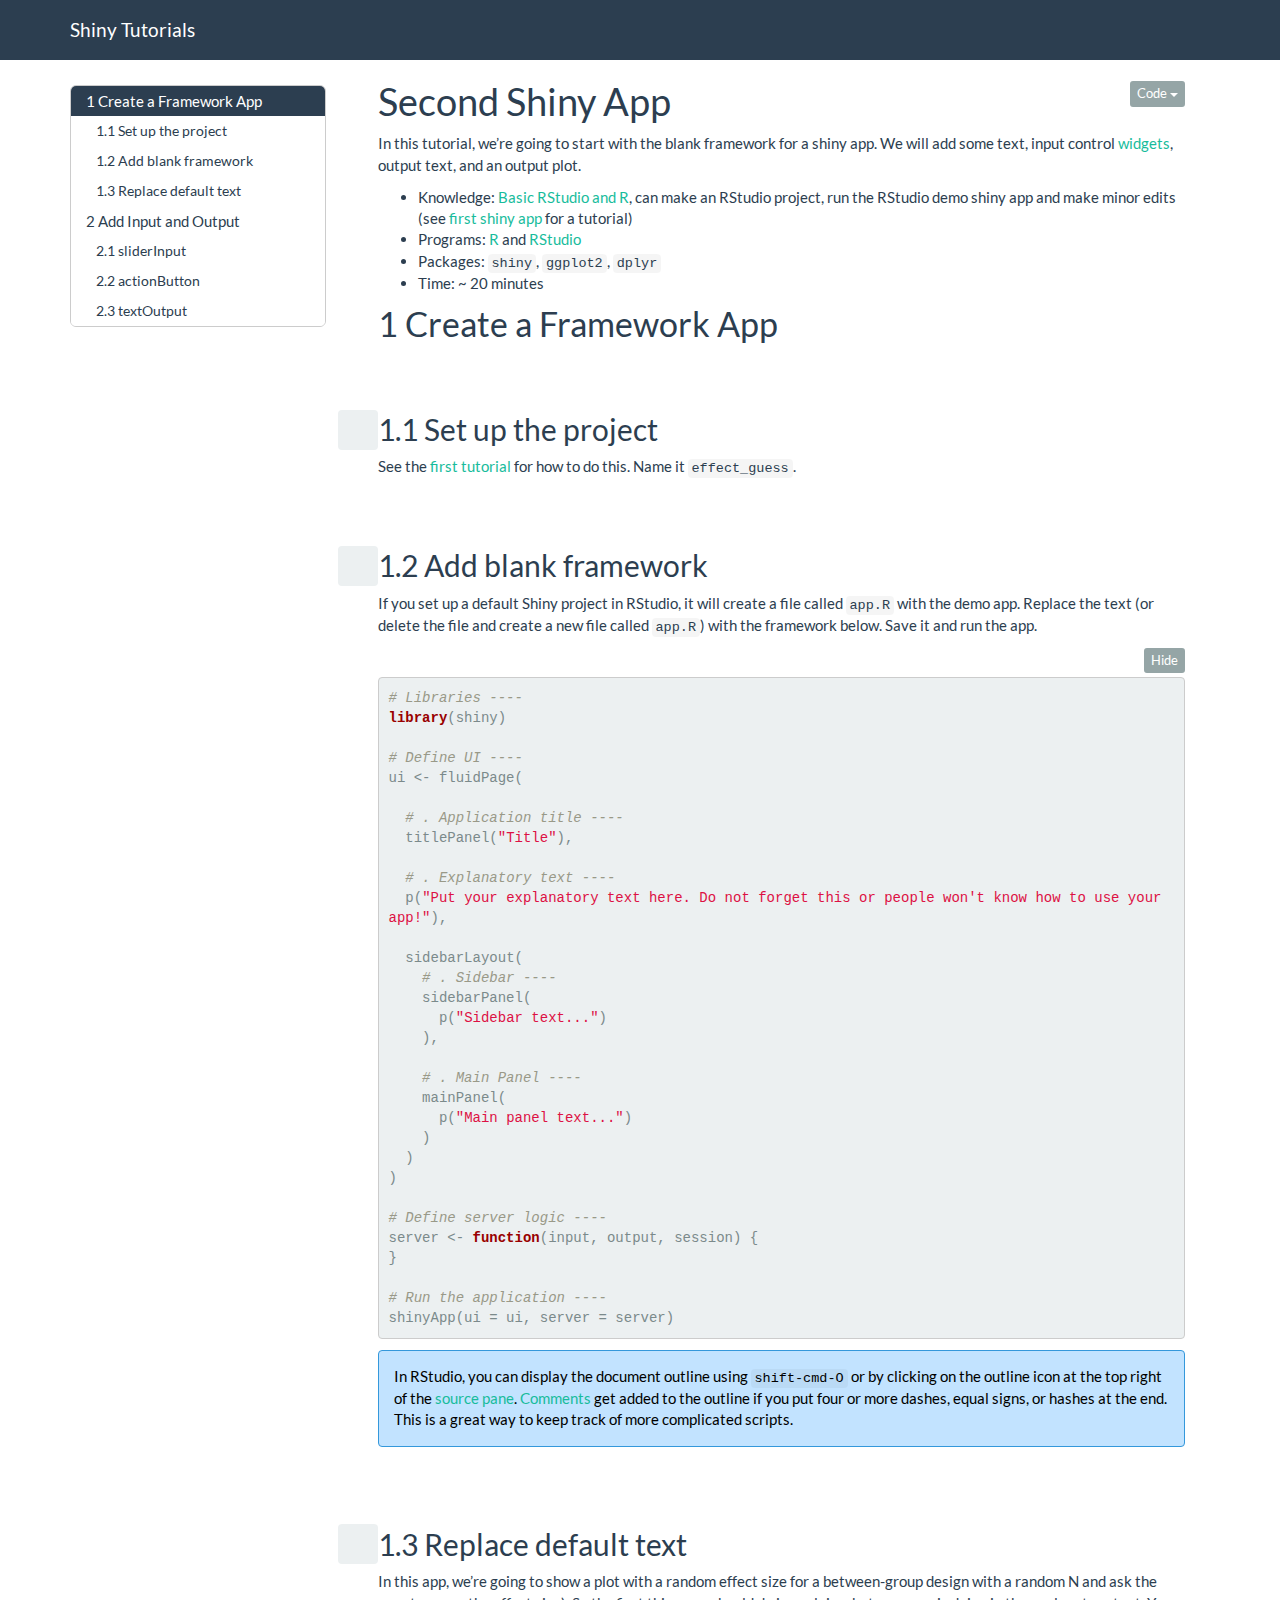
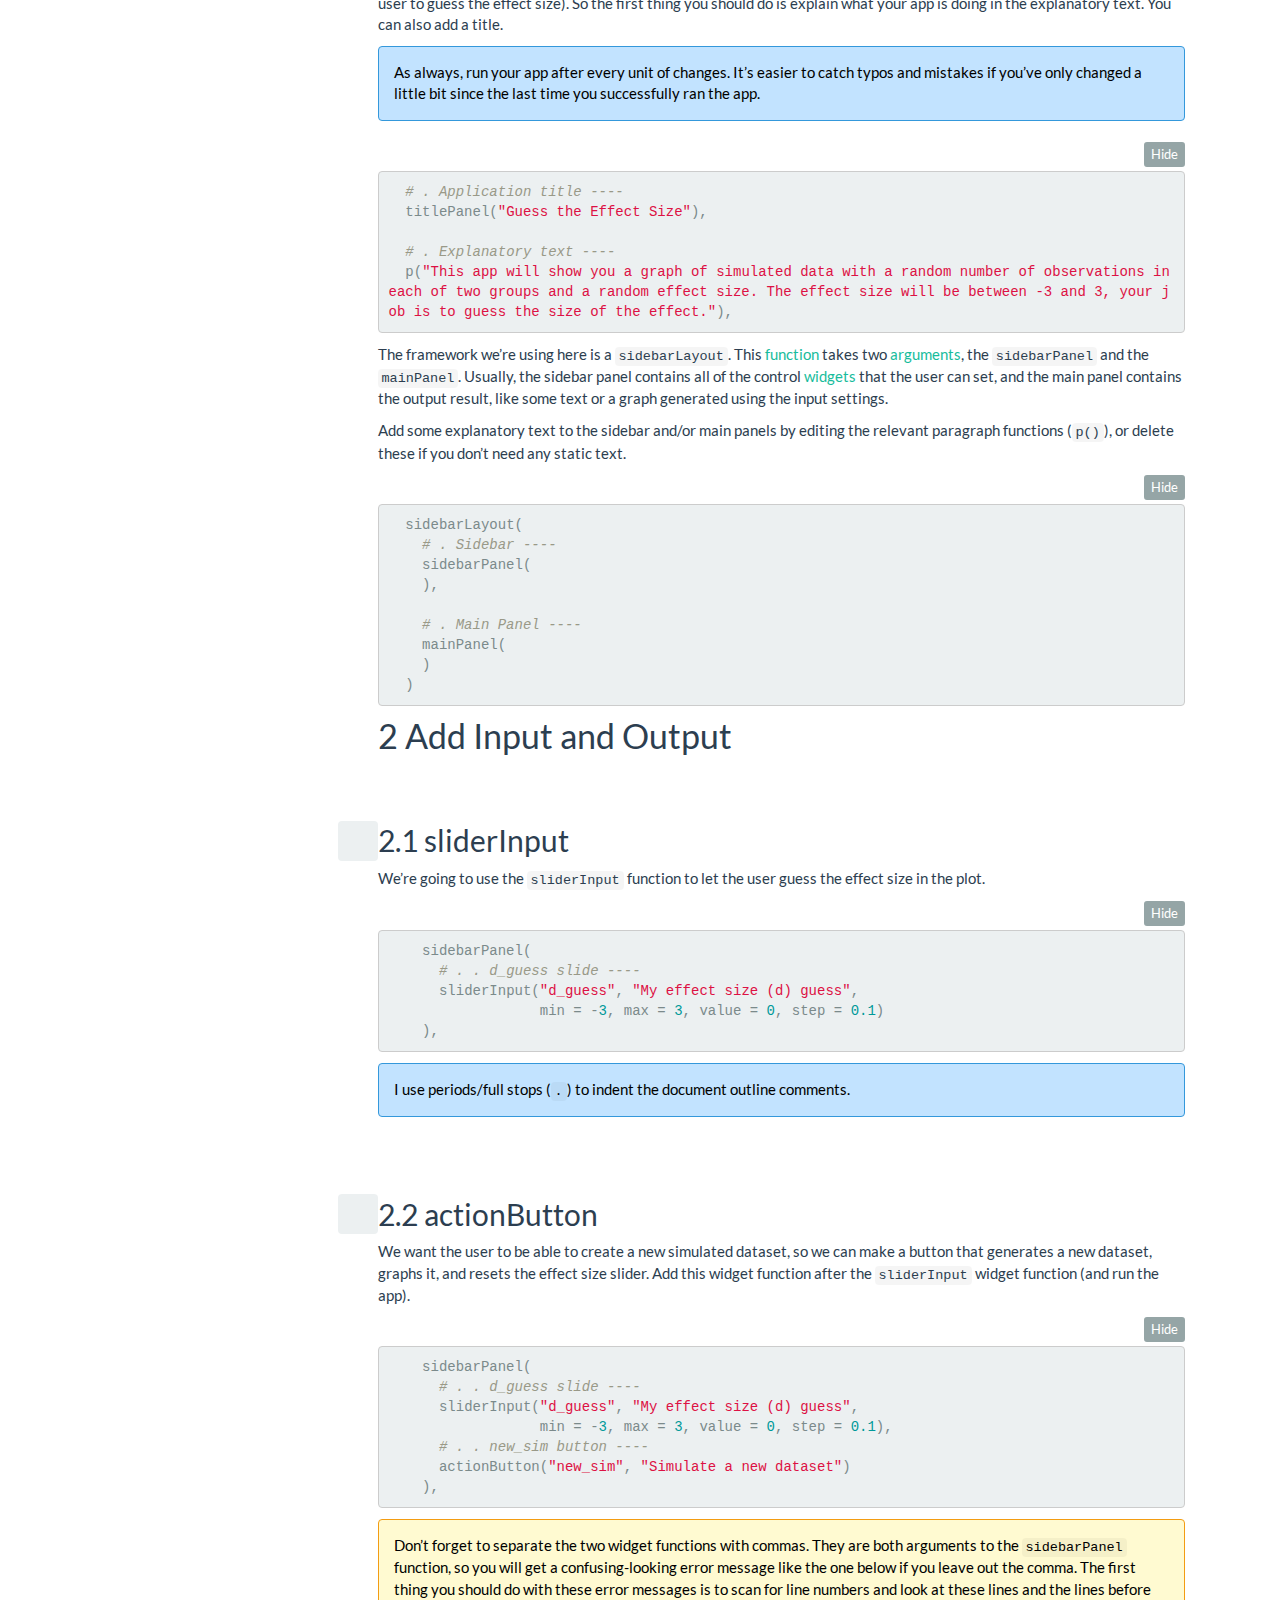
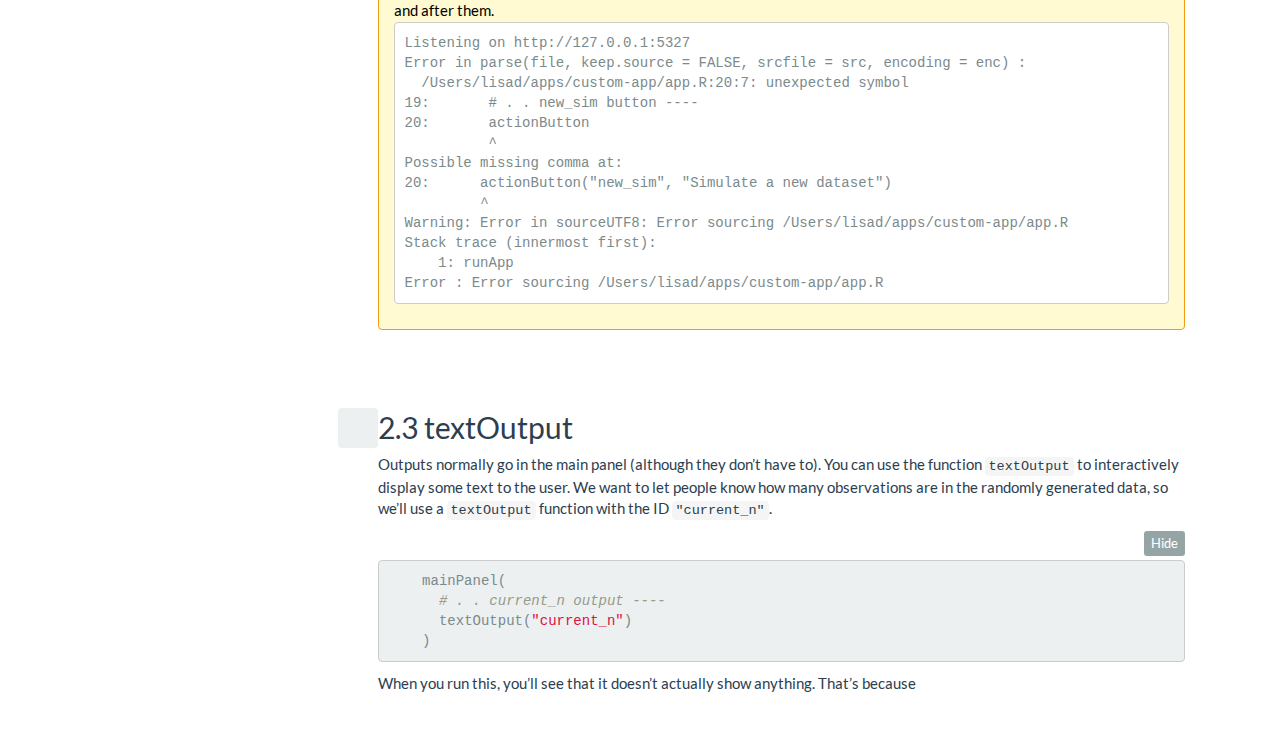
<file: 02-custom-app.html>
<!DOCTYPE html>

<html>

<head>

<meta charset="utf-8" />
<meta name="generator" content="pandoc" />
<meta http-equiv="X-UA-Compatible" content="IE=EDGE" />




<title>Second Shiny App</title>

<script src="site_libs/jquery-1.11.3/jquery.min.js"></script>
<meta name="viewport" content="width=device-width, initial-scale=1" />
<link href="site_libs/bootstrap-3.3.5/css/flatly.min.css" rel="stylesheet" />
<script src="site_libs/bootstrap-3.3.5/js/bootstrap.min.js"></script>
<script src="site_libs/bootstrap-3.3.5/shim/html5shiv.min.js"></script>
<script src="site_libs/bootstrap-3.3.5/shim/respond.min.js"></script>
<script src="site_libs/jqueryui-1.11.4/jquery-ui.min.js"></script>
<link href="site_libs/tocify-1.9.1/jquery.tocify.css" rel="stylesheet" />
<script src="site_libs/tocify-1.9.1/jquery.tocify.js"></script>
<script src="site_libs/navigation-1.1/tabsets.js"></script>
<script src="site_libs/navigation-1.1/codefolding.js"></script>
<link href="site_libs/highlightjs-9.12.0/default.css" rel="stylesheet" />
<script src="site_libs/highlightjs-9.12.0/highlight.js"></script>

<style type="text/css">code{white-space: pre;}</style>
<style type="text/css">
  pre:not([class]) {
    background-color: white;
  }
</style>
<script type="text/javascript">
if (window.hljs) {
  hljs.configure({languages: []});
  hljs.initHighlightingOnLoad();
  if (document.readyState && document.readyState === "complete") {
    window.setTimeout(function() { hljs.initHighlighting(); }, 0);
  }
}
</script>



<style type="text/css">
h1 {
  font-size: 34px;
}
h1.title {
  font-size: 38px;
}
h2 {
  font-size: 30px;
}
h3 {
  font-size: 24px;
}
h4 {
  font-size: 18px;
}
h5 {
  font-size: 16px;
}
h6 {
  font-size: 12px;
}
.table th:not([align]) {
  text-align: left;
}
</style>

<link rel="stylesheet" href="shiny.css" type="text/css" />



<style type = "text/css">
.main-container {
  max-width: 940px;
  margin-left: auto;
  margin-right: auto;
}
code {
  color: inherit;
  background-color: rgba(0, 0, 0, 0.04);
}
img {
  max-width:100%;
}
.tabbed-pane {
  padding-top: 12px;
}
.html-widget {
  margin-bottom: 20px;
}
button.code-folding-btn:focus {
  outline: none;
}
summary {
  display: list-item;
}
</style>


<style type="text/css">
/* padding for bootstrap navbar */
body {
  padding-top: 60px;
  padding-bottom: 40px;
}
/* offset scroll position for anchor links (for fixed navbar)  */
.section h1 {
  padding-top: 65px;
  margin-top: -65px;
}
.section h2 {
  padding-top: 65px;
  margin-top: -65px;
}
.section h3 {
  padding-top: 65px;
  margin-top: -65px;
}
.section h4 {
  padding-top: 65px;
  margin-top: -65px;
}
.section h5 {
  padding-top: 65px;
  margin-top: -65px;
}
.section h6 {
  padding-top: 65px;
  margin-top: -65px;
}
.dropdown-submenu {
  position: relative;
}
.dropdown-submenu>.dropdown-menu {
  top: 0;
  left: 100%;
  margin-top: -6px;
  margin-left: -1px;
  border-radius: 0 6px 6px 6px;
}
.dropdown-submenu:hover>.dropdown-menu {
  display: block;
}
.dropdown-submenu>a:after {
  display: block;
  content: " ";
  float: right;
  width: 0;
  height: 0;
  border-color: transparent;
  border-style: solid;
  border-width: 5px 0 5px 5px;
  border-left-color: #cccccc;
  margin-top: 5px;
  margin-right: -10px;
}
.dropdown-submenu:hover>a:after {
  border-left-color: #ffffff;
}
.dropdown-submenu.pull-left {
  float: none;
}
.dropdown-submenu.pull-left>.dropdown-menu {
  left: -100%;
  margin-left: 10px;
  border-radius: 6px 0 6px 6px;
}
</style>

<script>
// manage active state of menu based on current page
$(document).ready(function () {
  // active menu anchor
  href = window.location.pathname
  href = href.substr(href.lastIndexOf('/') + 1)
  if (href === "")
    href = "index.html";
  var menuAnchor = $('a[href="' + href + '"]');

  // mark it active
  menuAnchor.parent().addClass('active');

  // if it's got a parent navbar menu mark it active as well
  menuAnchor.closest('li.dropdown').addClass('active');
});
</script>

<!-- tabsets -->

<style type="text/css">
.tabset-dropdown > .nav-tabs {
  display: inline-table;
  max-height: 500px;
  min-height: 44px;
  overflow-y: auto;
  background: white;
  border: 1px solid #ddd;
  border-radius: 4px;
}

.tabset-dropdown > .nav-tabs > li.active:before {
  content: "";
  font-family: 'Glyphicons Halflings';
  display: inline-block;
  padding: 10px;
  border-right: 1px solid #ddd;
}

.tabset-dropdown > .nav-tabs.nav-tabs-open > li.active:before {
  content: "&#xe258;";
  border: none;
}

.tabset-dropdown > .nav-tabs.nav-tabs-open:before {
  content: "";
  font-family: 'Glyphicons Halflings';
  display: inline-block;
  padding: 10px;
  border-right: 1px solid #ddd;
}

.tabset-dropdown > .nav-tabs > li.active {
  display: block;
}

.tabset-dropdown > .nav-tabs > li > a,
.tabset-dropdown > .nav-tabs > li > a:focus,
.tabset-dropdown > .nav-tabs > li > a:hover {
  border: none;
  display: inline-block;
  border-radius: 4px;
  background-color: transparent;
}

.tabset-dropdown > .nav-tabs.nav-tabs-open > li {
  display: block;
  float: none;
}

.tabset-dropdown > .nav-tabs > li {
  display: none;
}
</style>

<!-- code folding -->
<style type="text/css">
.code-folding-btn { margin-bottom: 4px; }
</style>



<style type="text/css">

#TOC {
  margin: 25px 0px 20px 0px;
}
@media (max-width: 768px) {
#TOC {
  position: relative;
  width: 100%;
}
}

@media print {
.toc-content {
  /* see https://github.com/w3c/csswg-drafts/issues/4434 */
  float: right;
}
}

.toc-content {
  padding-left: 30px;
  padding-right: 40px;
}

div.main-container {
  max-width: 1200px;
}

div.tocify {
  width: 20%;
  max-width: 260px;
  max-height: 85%;
}

@media (min-width: 768px) and (max-width: 991px) {
  div.tocify {
    width: 25%;
  }
}

@media (max-width: 767px) {
  div.tocify {
    width: 100%;
    max-width: none;
  }
}

.tocify ul, .tocify li {
  line-height: 20px;
}

.tocify-subheader .tocify-item {
  font-size: 0.90em;
}

.tocify .list-group-item {
  border-radius: 0px;
}

.tocify-subheader {
  display: inline;
}
.tocify-subheader .tocify-item {
  font-size: 0.95em;
}

</style>



</head>

<body>


<div class="container-fluid main-container">


<!-- setup 3col/9col grid for toc_float and main content  -->
<div class="row-fluid">
<div class="col-xs-12 col-sm-4 col-md-3">
<div id="TOC" class="tocify">
</div>
</div>

<div class="toc-content col-xs-12 col-sm-8 col-md-9">




<div class="navbar navbar-default  navbar-fixed-top" role="navigation">
  <div class="container">
    <div class="navbar-header">
      <button type="button" class="navbar-toggle collapsed" data-toggle="collapse" data-target="#navbar">
        <span class="icon-bar"></span>
        <span class="icon-bar"></span>
        <span class="icon-bar"></span>
      </button>
      <a class="navbar-brand" href="index.html">Shiny Tutorials</a>
    </div>
    <div id="navbar" class="navbar-collapse collapse">
      <ul class="nav navbar-nav">
        
      </ul>
      <ul class="nav navbar-nav navbar-right">
        
      </ul>
    </div><!--/.nav-collapse -->
  </div><!--/.container -->
</div><!--/.navbar -->

<div class="fluid-row" id="header">

<div class="btn-group pull-right">
<button type="button" class="btn btn-default btn-xs dropdown-toggle" data-toggle="dropdown" aria-haspopup="true" aria-expanded="false"><span>Code</span> <span class="caret"></span></button>
<ul class="dropdown-menu" style="min-width: 50px;">
<li><a id="rmd-show-all-code" href="#">Show All Code</a></li>
<li><a id="rmd-hide-all-code" href="#">Hide All Code</a></li>
</ul>
</div>



<h1 class="title toc-ignore">Second Shiny App</h1>

</div>


<p>In this tutorial, we’re going to start with the blank framework for a shiny app. We will add some text, input control <a href="defs.html#widget">widgets</a>, output text, and an output plot.</p>
<ul>
<li>Knowledge: <a href="https://gupsych.github.io/data_skills/01_intro.html">Basic RStudio and R</a>, can make an RStudio project, run the RStudio demo shiny app and make minor edits (see <a href="01-first-app.html">first shiny app</a> for a tutorial)</li>
<li>Programs: <a href="http://cran.r-project.org/mirrors.html">R</a> and <a href="https://www.rstudio.com/products/rstudio/download3/">RStudio</a></li>
<li>Packages: <code>shiny</code>, <code>ggplot2</code>, <code>dplyr</code></li>
<li>Time: ~ 20 minutes</li>
</ul>
<div id="create-a-framework-app" class="section level1">
<h1><span class="header-section-number">1</span> Create a Framework App</h1>
<p><input type="checkbox" class="progress"></p>
<div id="set-up-the-project" class="section level2">
<h2><span class="header-section-number">1.1</span> Set up the project</h2>
<p>See the <a href="01-first-app.html">first tutorial</a> for how to do this. Name it <code>effect_guess</code>.</p>
<p><input type="checkbox" class="progress"></p>
</div>
<div id="add-blank-framework" class="section level2">
<h2><span class="header-section-number">1.2</span> Add blank framework</h2>
<p>If you set up a default Shiny project in RStudio, it will create a file called <code>app.R</code> with the demo app. Replace the text (or delete the file and create a new file called <code>app.R</code>) with the framework below. Save it and run the app.</p>
<pre class="r"><code># Libraries ----
library(shiny)

# Define UI ----
ui &lt;- fluidPage(

  # . Application title ----
  titlePanel(&quot;Title&quot;),

  # . Explanatory text ----
  p(&quot;Put your explanatory text here. Do not forget this or people won&#39;t know how to use your app!&quot;),

  sidebarLayout(
    # . Sidebar ----
    sidebarPanel(
      p(&quot;Sidebar text...&quot;)
    ),

    # . Main Panel ----
    mainPanel(
      p(&quot;Main panel text...&quot;)
    )
  )
)

# Define server logic ----
server &lt;- function(input, output, session) {
}

# Run the application ----
shinyApp(ui = ui, server = server)</code></pre>
<p class="alert alert-info">
In RStudio, you can display the document outline using <code>shift-cmd-O</code> or by clicking on the outline icon at the top right of the <a href="defs.html#panes">source pane</a>. <a href="defs.html#commment">Comments</a> get added to the outline if you put four or more dashes, equal signs, or hashes at the end. This is a great way to keep track of more complicated scripts.
</p>
<p><input type="checkbox" class="progress"></p>
</div>
<div id="replace-default-text" class="section level2">
<h2><span class="header-section-number">1.3</span> Replace default text</h2>
<p>In this app, we’re going to show a plot with a random effect size for a between-group design with a random N and ask the user to guess the effect size). So the first thing you should do is explain what your app is doing in the explanatory text. You can also add a title.</p>
<p class="alert alert-info">
As always, run your app after every unit of changes. It’s easier to catch typos and mistakes if you’ve only changed a little bit since the last time you successfully ran the app.
</p>
<pre class="r"><code>  # . Application title ----
  titlePanel(&quot;Guess the Effect Size&quot;),

  # . Explanatory text ----
  p(&quot;This app will show you a graph of simulated data with a random number of observations in each of two groups and a random effect size. The effect size will be between -3 and 3, your job is to guess the size of the effect.&quot;),</code></pre>
<p>The framework we’re using here is a <code>sidebarLayout</code>. This <a href="defs.html#function">function</a> takes two <a href="defs.html#argument">arguments</a>, the <code>sidebarPanel</code> and the <code>mainPanel</code>. Usually, the sidebar panel contains all of the control <a href="defs.html#widget">widgets</a> that the user can set, and the main panel contains the output result, like some text or a graph generated using the input settings.</p>
<p>Add some explanatory text to the sidebar and/or main panels by editing the relevant paragraph functions (<code>p()</code>), or delete these if you don’t need any static text.</p>
<pre class="r"><code>  sidebarLayout(
    # . Sidebar ----
    sidebarPanel(
    ),

    # . Main Panel ----
    mainPanel(
    )
  )</code></pre>
</div>
</div>
<div id="add-input-and-output" class="section level1">
<h1><span class="header-section-number">2</span> Add Input and Output</h1>
<p><input type="checkbox" class="progress"></p>
<div id="sliderinput" class="section level2">
<h2><span class="header-section-number">2.1</span> sliderInput</h2>
<p>We’re going to use the <code>sliderInput</code> function to let the user guess the effect size in the plot.</p>
<pre class="r"><code>    sidebarPanel(
      # . . d_guess slide ----
      sliderInput(&quot;d_guess&quot;, &quot;My effect size (d) guess&quot;,
                  min = -3, max = 3, value = 0, step = 0.1)
    ),</code></pre>
<p class="alert alert-info">
I use periods/full stops (<code>.</code>) to indent the document outline comments.
</p>
<p><input type="checkbox" class="progress"></p>
</div>
<div id="actionbutton" class="section level2">
<h2><span class="header-section-number">2.2</span> actionButton</h2>
<p>We want the user to be able to create a new simulated dataset, so we can make a button that generates a new dataset, graphs it, and resets the effect size slider. Add this widget function after the <code>sliderInput</code> widget function (and run the app).</p>
<pre class="r"><code>    sidebarPanel(
      # . . d_guess slide ----
      sliderInput(&quot;d_guess&quot;, &quot;My effect size (d) guess&quot;,
                  min = -3, max = 3, value = 0, step = 0.1),
      # . . new_sim button ----
      actionButton(&quot;new_sim&quot;, &quot;Simulate a new dataset&quot;)
    ),</code></pre>
<div class="alert alert-warning">
<p>
Don’t forget to separate the two widget functions with commas. They are both arguments to the <code>sidebarPanel</code> function, so you will get a confusing-looking error message like the one below if you leave out the comma. The first thing you should do with these error messages is to scan for line numbers and look at these lines and the lines before and after them.
</p>
<pre><code>Listening on http://127.0.0.1:5327
Error in parse(file, keep.source = FALSE, srcfile = src, encoding = enc) : 
  /Users/lisad/apps/custom-app/app.R:20:7: unexpected symbol
19:       # . . new_sim button ----
20:       actionButton
          ^
Possible missing comma at:
20:      actionButton("new_sim", "Simulate a new dataset")
         ^
Warning: Error in sourceUTF8: Error sourcing /Users/lisad/apps/custom-app/app.R
Stack trace (innermost first):
    1: runApp
Error : Error sourcing /Users/lisad/apps/custom-app/app.R</code></pre>
</div>
<p><input type="checkbox" class="progress"></p>
</div>
<div id="textoutput" class="section level2">
<h2><span class="header-section-number">2.3</span> textOutput</h2>
<p>Outputs normally go in the main panel (although they don’t have to). You can use the function <code>textOutput</code> to interactively display some text to the user. We want to let people know how many observations are in the randomly generated data, so we’ll use a <code>textOutput</code> function with the ID <code>"current_n"</code>.</p>
<pre class="r"><code>    mainPanel(
      # . . current_n output ----
      textOutput(&quot;current_n&quot;)
    )</code></pre>
<p>When you run this, you’ll see that it doesn’t actually show anything. That’s because</p>
</div>
</div>



</div>
</div>

</div>

<script>

// add bootstrap table styles to pandoc tables
function bootstrapStylePandocTables() {
  $('tr.header').parent('thead').parent('table').addClass('table table-condensed');
}
$(document).ready(function () {
  bootstrapStylePandocTables();
});


</script>

<!-- tabsets -->

<script>
$(document).ready(function () {
  window.buildTabsets("TOC");
});

$(document).ready(function () {
  $('.tabset-dropdown > .nav-tabs > li').click(function () {
    $(this).parent().toggleClass('nav-tabs-open')
  });
});
</script>

<!-- code folding -->
<script>
$(document).ready(function () {
  window.initializeCodeFolding("show" === "show");
});
</script>

<script>
$(document).ready(function ()  {

    // move toc-ignore selectors from section div to header
    $('div.section.toc-ignore')
        .removeClass('toc-ignore')
        .children('h1,h2,h3,h4,h5').addClass('toc-ignore');

    // establish options
    var options = {
      selectors: "h1,h2",
      theme: "bootstrap3",
      context: '.toc-content',
      hashGenerator: function (text) {
        return text.replace(/[.\\/?&!#<>]/g, '').replace(/\s/g, '_').toLowerCase();
      },
      ignoreSelector: ".toc-ignore",
      scrollTo: 0
    };
    options.showAndHide = false;
    options.smoothScroll = true;

    // tocify
    var toc = $("#TOC").tocify(options).data("toc-tocify");
});
</script>

<!-- dynamically load mathjax for compatibility with self-contained -->
<script>
  (function () {
    var script = document.createElement("script");
    script.type = "text/javascript";
    script.src  = "https://mathjax.rstudio.com/latest/MathJax.js?config=TeX-AMS-MML_HTMLorMML";
    document.getElementsByTagName("head")[0].appendChild(script);
  })();
</script>

</body>
</html>
</file>
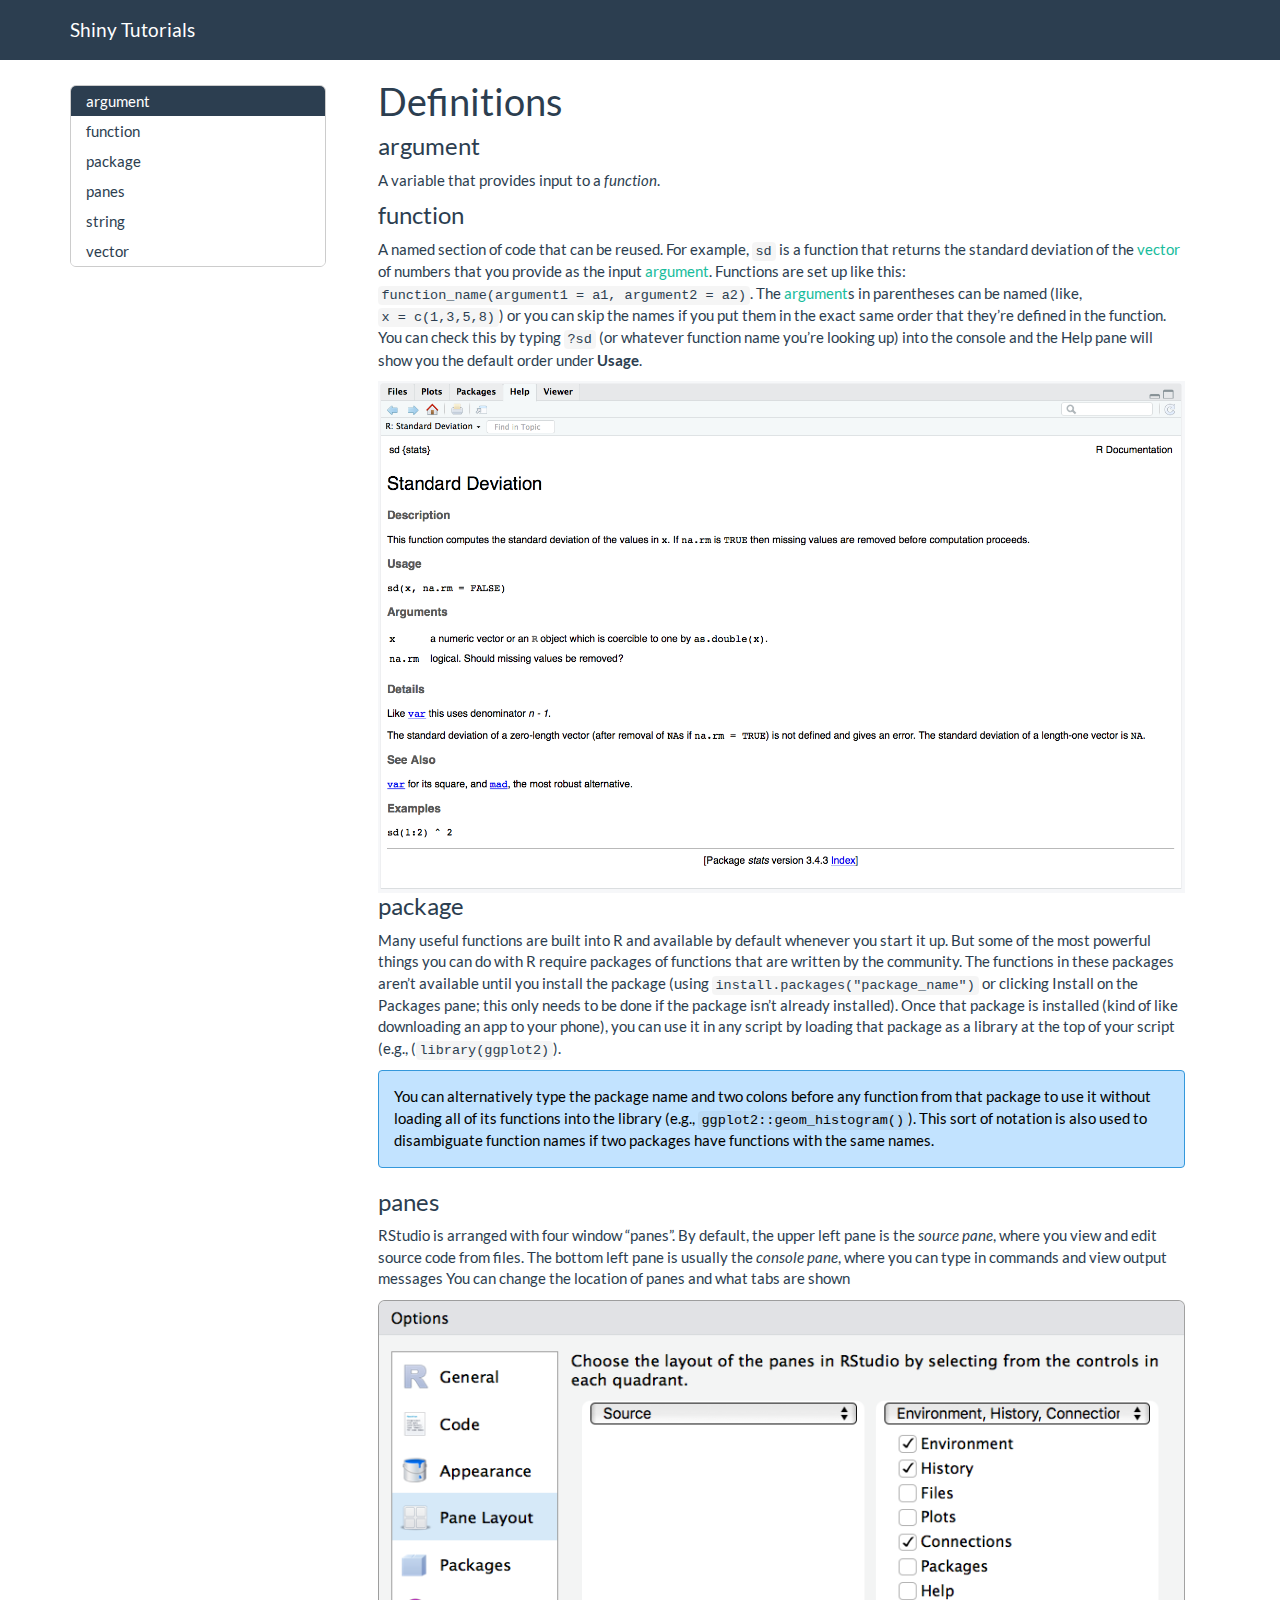
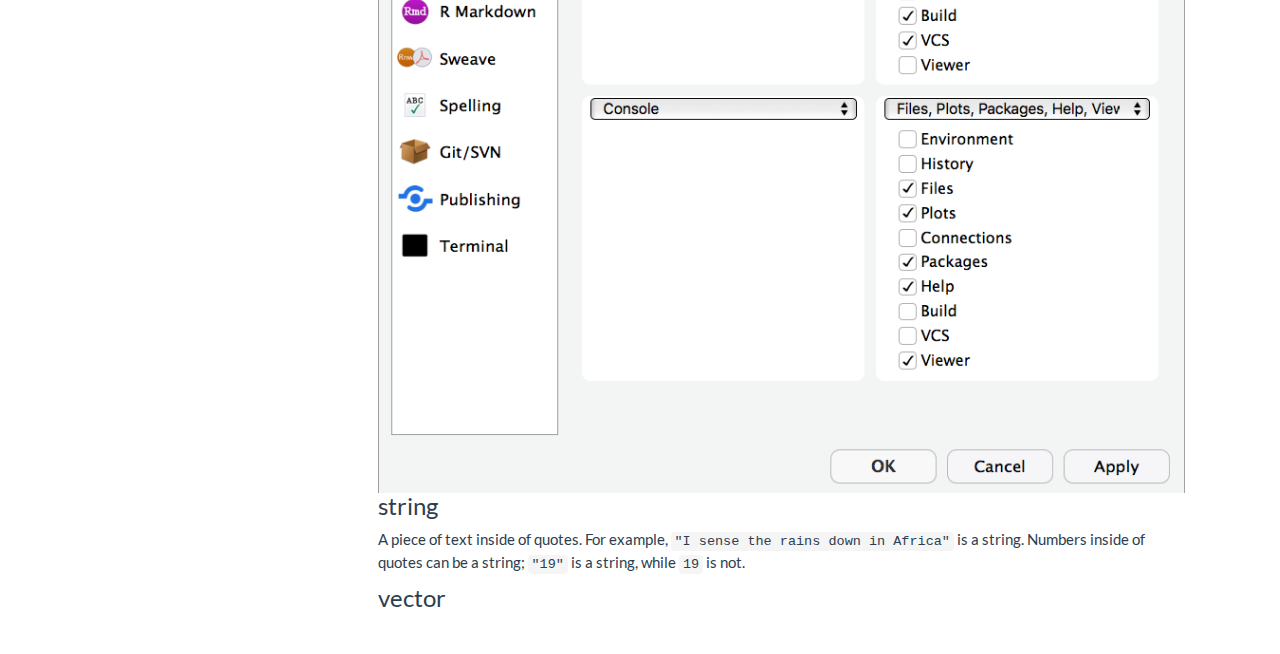
<file: defs.html>
<!DOCTYPE html>

<html xmlns="http://www.w3.org/1999/xhtml">

<head>

<meta charset="utf-8" />
<meta http-equiv="Content-Type" content="text/html; charset=utf-8" />
<meta name="generator" content="pandoc" />




<title>Definitions</title>

<script src="site_libs/jquery-1.11.3/jquery.min.js"></script>
<meta name="viewport" content="width=device-width, initial-scale=1" />
<link href="site_libs/bootstrap-3.3.5/css/flatly.min.css" rel="stylesheet" />
<script src="site_libs/bootstrap-3.3.5/js/bootstrap.min.js"></script>
<script src="site_libs/bootstrap-3.3.5/shim/html5shiv.min.js"></script>
<script src="site_libs/bootstrap-3.3.5/shim/respond.min.js"></script>
<script src="site_libs/jqueryui-1.11.4/jquery-ui.min.js"></script>
<link href="site_libs/tocify-1.9.1/jquery.tocify.css" rel="stylesheet" />
<script src="site_libs/tocify-1.9.1/jquery.tocify.js"></script>
<script src="site_libs/navigation-1.1/tabsets.js"></script>
<link href="site_libs/highlightjs-9.12.0/default.css" rel="stylesheet" />
<script src="site_libs/highlightjs-9.12.0/highlight.js"></script>

<style type="text/css">code{white-space: pre;}</style>
<style type="text/css">
  pre:not([class]) {
    background-color: white;
  }
</style>
<script type="text/javascript">
if (window.hljs) {
  hljs.configure({languages: []});
  hljs.initHighlightingOnLoad();
  if (document.readyState && document.readyState === "complete") {
    window.setTimeout(function() { hljs.initHighlighting(); }, 0);
  }
}
</script>



<style type="text/css">
h1 {
  font-size: 34px;
}
h1.title {
  font-size: 38px;
}
h2 {
  font-size: 30px;
}
h3 {
  font-size: 24px;
}
h4 {
  font-size: 18px;
}
h5 {
  font-size: 16px;
}
h6 {
  font-size: 12px;
}
.table th:not([align]) {
  text-align: left;
}
</style>

<link rel="stylesheet" href="shiny.css" type="text/css" />

</head>

<body>

<style type = "text/css">
.main-container {
  max-width: 940px;
  margin-left: auto;
  margin-right: auto;
}
code {
  color: inherit;
  background-color: rgba(0, 0, 0, 0.04);
}
img {
  max-width:100%;
  height: auto;
}
.tabbed-pane {
  padding-top: 12px;
}
button.code-folding-btn:focus {
  outline: none;
}
</style>


<style type="text/css">
/* padding for bootstrap navbar */
body {
  padding-top: 60px;
  padding-bottom: 40px;
}
/* offset scroll position for anchor links (for fixed navbar)  */
.section h1 {
  padding-top: 65px;
  margin-top: -65px;
}

.section h2 {
  padding-top: 65px;
  margin-top: -65px;
}
.section h3 {
  padding-top: 65px;
  margin-top: -65px;
}
.section h4 {
  padding-top: 65px;
  margin-top: -65px;
}
.section h5 {
  padding-top: 65px;
  margin-top: -65px;
}
.section h6 {
  padding-top: 65px;
  margin-top: -65px;
}
</style>

<script>
// manage active state of menu based on current page
$(document).ready(function () {
  // active menu anchor
  href = window.location.pathname
  href = href.substr(href.lastIndexOf('/') + 1)
  if (href === "")
    href = "index.html";
  var menuAnchor = $('a[href="' + href + '"]');

  // mark it active
  menuAnchor.parent().addClass('active');

  // if it's got a parent navbar menu mark it active as well
  menuAnchor.closest('li.dropdown').addClass('active');
});
</script>


<div class="container-fluid main-container">

<!-- tabsets -->
<script>
$(document).ready(function () {
  window.buildTabsets("TOC");
});
</script>

<!-- code folding -->




<script>
$(document).ready(function ()  {

    // move toc-ignore selectors from section div to header
    $('div.section.toc-ignore')
        .removeClass('toc-ignore')
        .children('h1,h2,h3,h4,h5').addClass('toc-ignore');

    // establish options
    var options = {
      selectors: "h1,h2,h3",
      theme: "bootstrap3",
      context: '.toc-content',
      hashGenerator: function (text) {
        return text.replace(/[.\\/?&!#<>]/g, '').replace(/\s/g, '_').toLowerCase();
      },
      ignoreSelector: ".toc-ignore",
      scrollTo: 0
    };
    options.showAndHide = false;
    options.smoothScroll = true;

    // tocify
    var toc = $("#TOC").tocify(options).data("toc-tocify");
});
</script>

<style type="text/css">

#TOC {
  margin: 25px 0px 20px 0px;
}
@media (max-width: 768px) {
#TOC {
  position: relative;
  width: 100%;
}
}


.toc-content {
  padding-left: 30px;
  padding-right: 40px;
}

div.main-container {
  max-width: 1200px;
}

div.tocify {
  width: 20%;
  max-width: 260px;
  max-height: 85%;
}

@media (min-width: 768px) and (max-width: 991px) {
  div.tocify {
    width: 25%;
  }
}

@media (max-width: 767px) {
  div.tocify {
    width: 100%;
    max-width: none;
  }
}

.tocify ul, .tocify li {
  line-height: 20px;
}

.tocify-subheader .tocify-item {
  font-size: 0.90em;
  padding-left: 25px;
  text-indent: 0;
}

.tocify .list-group-item {
  border-radius: 0px;
}

.tocify-subheader {
  display: inline;
}
.tocify-subheader .tocify-item {
  font-size: 0.95em;
}

</style>

<!-- setup 3col/9col grid for toc_float and main content  -->
<div class="row-fluid">
<div class="col-xs-12 col-sm-4 col-md-3">
<div id="TOC" class="tocify">
</div>
</div>

<div class="toc-content col-xs-12 col-sm-8 col-md-9">




<div class="navbar navbar-default  navbar-fixed-top" role="navigation">
  <div class="container">
    <div class="navbar-header">
      <button type="button" class="navbar-toggle collapsed" data-toggle="collapse" data-target="#navbar">
        <span class="icon-bar"></span>
        <span class="icon-bar"></span>
        <span class="icon-bar"></span>
      </button>
      <a class="navbar-brand" href="index.html">Shiny Tutorials</a>
    </div>
    <div id="navbar" class="navbar-collapse collapse">
      <ul class="nav navbar-nav">
        
      </ul>
      <ul class="nav navbar-nav navbar-right">
        
      </ul>
    </div><!--/.nav-collapse -->
  </div><!--/.container -->
</div><!--/.navbar -->

<div class="fluid-row" id="header">



<h1 class="title toc-ignore">Definitions</h1>

</div>


<div id="argument" class="section level3">
<h3>argument</h3>
<p>A variable that provides input to a <em>function</em>.</p>
</div>
<div id="function" class="section level3">
<h3>function</h3>
<p>A named section of code that can be reused. For example, <code>sd</code> is a function that returns the standard deviation of the <a href="defs.html#vector">vector</a> of numbers that you provide as the input <a href="defs.html#argument">argument</a>. Functions are set up like this: <code>function_name(argument1 = a1, argument2 = a2)</code>. The <a href="defs.html#argument">argument</a>s in parentheses can be named (like, <code>x = c(1,3,5,8)</code>) or you can skip the names if you put them in the exact same order that they’re defined in the function. You can check this by typing <code>?sd</code> (or whatever function name you’re looking up) into the console and the Help pane will show you the default order under <strong>Usage</strong>.</p>
<div class="figure">
<img src="images/defs/function-sd-help.png" />

</div>
</div>
<div id="package" class="section level3">
<h3>package</h3>
<p>Many useful functions are built into R and available by default whenever you start it up. But some of the most powerful things you can do with R require packages of functions that are written by the community. The functions in these packages aren’t available until you install the package (using <code>install.packages(&quot;package_name&quot;)</code> or clicking Install on the Packages pane; this only needs to be done if the package isn’t already installed). Once that package is installed (kind of like downloading an app to your phone), you can use it in any script by loading that package as a library at the top of your script (e.g., (<code>library(ggplot2)</code>).</p>
<p class="alert alert-info">
You can alternatively type the package name and two colons before any function from that package to use it without loading all of its functions into the library (e.g., <code>ggplot2::geom_histogram()</code>). This sort of notation is also used to disambiguate function names if two packages have functions with the same names.
</p>
</div>
<div id="panes" class="section level3">
<h3>panes</h3>
<p>RStudio is arranged with four window “panes”. By default, the upper left pane is the <em>source pane</em>, where you view and edit source code from files. The bottom left pane is usually the <em>console pane</em>, where you can type in commands and view output messages You can change the location of panes and what tabs are shown</p>
<div class="figure">
<img src="images/defs/panes.png" />

</div>
</div>
<div id="string" class="section level3">
<h3>string</h3>
<p>A piece of text inside of quotes. For example, <code>&quot;I sense the rains down in Africa&quot;</code> is a string. Numbers inside of quotes can be a string; <code>&quot;19&quot;</code> is a string, while <code>19</code> is not.</p>
</div>
<div id="vector" class="section level3">
<h3>vector</h3>
</div>



</div>
</div>

</div>

<script>

// add bootstrap table styles to pandoc tables
function bootstrapStylePandocTables() {
  $('tr.header').parent('thead').parent('table').addClass('table table-condensed');
}
$(document).ready(function () {
  bootstrapStylePandocTables();
});


</script>

<!-- dynamically load mathjax for compatibility with self-contained -->
<script>
  (function () {
    var script = document.createElement("script");
    script.type = "text/javascript";
    script.src  = "https://mathjax.rstudio.com/latest/MathJax.js?config=TeX-AMS-MML_HTMLorMML";
    document.getElementsByTagName("head")[0].appendChild(script);
  })();
</script>

</body>
</html>
</file>
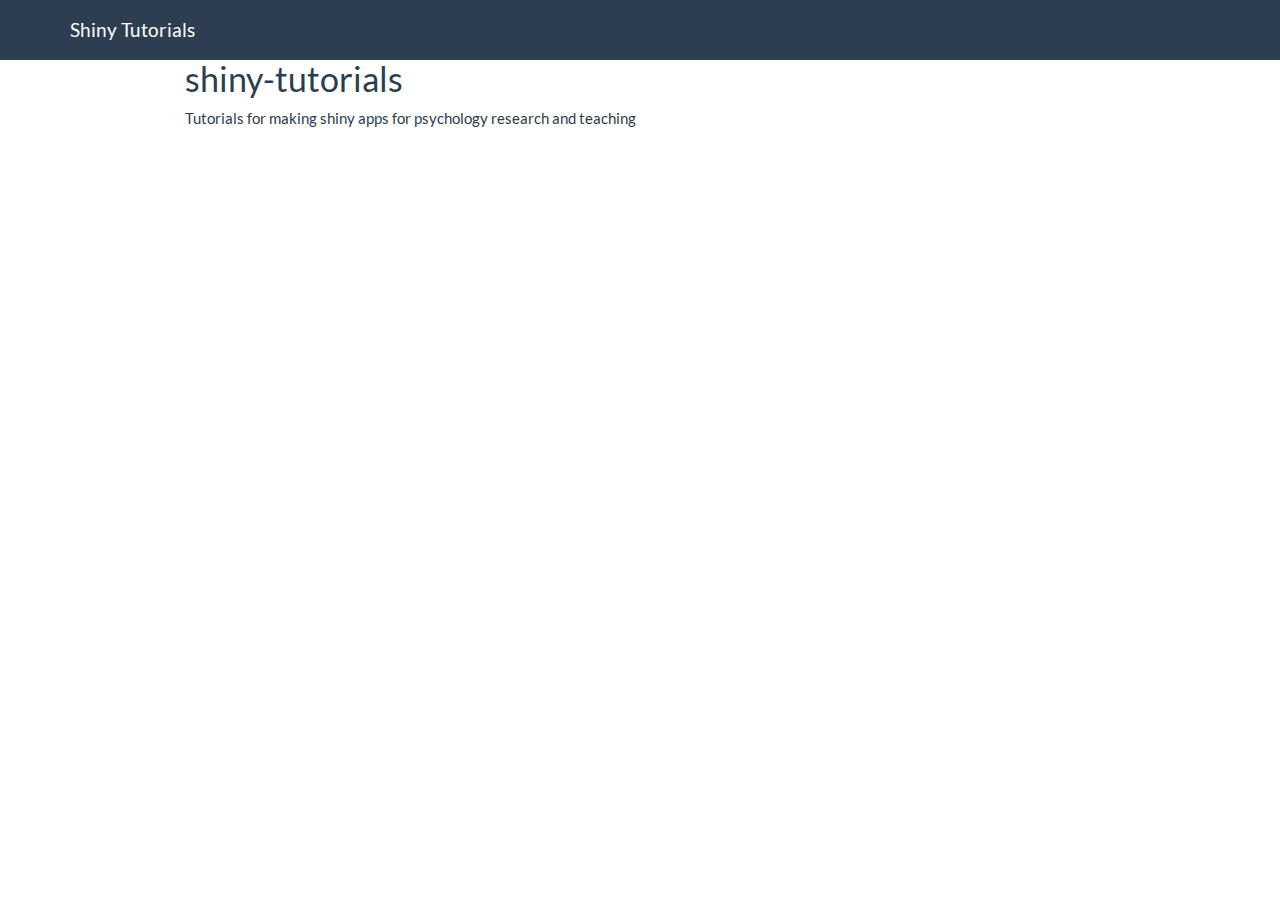
<file: README.html>
<!DOCTYPE html>

<html xmlns="http://www.w3.org/1999/xhtml">

<head>

<meta charset="utf-8" />
<meta http-equiv="Content-Type" content="text/html; charset=utf-8" />
<meta name="generator" content="pandoc" />




<title></title>

<script src="site_libs/jquery-1.11.3/jquery.min.js"></script>
<meta name="viewport" content="width=device-width, initial-scale=1" />
<link href="site_libs/bootstrap-3.3.5/css/flatly.min.css" rel="stylesheet" />
<script src="site_libs/bootstrap-3.3.5/js/bootstrap.min.js"></script>
<script src="site_libs/bootstrap-3.3.5/shim/html5shiv.min.js"></script>
<script src="site_libs/bootstrap-3.3.5/shim/respond.min.js"></script>
<script src="site_libs/navigation-1.1/tabsets.js"></script>
<link href="site_libs/highlightjs-9.12.0/default.css" rel="stylesheet" />
<script src="site_libs/highlightjs-9.12.0/highlight.js"></script>

<style type="text/css">code{white-space: pre;}</style>
<style type="text/css">
  pre:not([class]) {
    background-color: white;
  }
</style>
<script type="text/javascript">
if (window.hljs) {
  hljs.configure({languages: []});
  hljs.initHighlightingOnLoad();
  if (document.readyState && document.readyState === "complete") {
    window.setTimeout(function() { hljs.initHighlighting(); }, 0);
  }
}
</script>



<style type="text/css">
h1 {
  font-size: 34px;
}
h1.title {
  font-size: 38px;
}
h2 {
  font-size: 30px;
}
h3 {
  font-size: 24px;
}
h4 {
  font-size: 18px;
}
h5 {
  font-size: 16px;
}
h6 {
  font-size: 12px;
}
.table th:not([align]) {
  text-align: left;
}
</style>

<link rel="stylesheet" href="shiny.css" type="text/css" />

</head>

<body>

<style type = "text/css">
.main-container {
  max-width: 940px;
  margin-left: auto;
  margin-right: auto;
}
code {
  color: inherit;
  background-color: rgba(0, 0, 0, 0.04);
}
img {
  max-width:100%;
  height: auto;
}
.tabbed-pane {
  padding-top: 12px;
}
button.code-folding-btn:focus {
  outline: none;
}
</style>


<style type="text/css">
/* padding for bootstrap navbar */
body {
  padding-top: 60px;
  padding-bottom: 40px;
}
/* offset scroll position for anchor links (for fixed navbar)  */
.section h1 {
  padding-top: 65px;
  margin-top: -65px;
}

.section h2 {
  padding-top: 65px;
  margin-top: -65px;
}
.section h3 {
  padding-top: 65px;
  margin-top: -65px;
}
.section h4 {
  padding-top: 65px;
  margin-top: -65px;
}
.section h5 {
  padding-top: 65px;
  margin-top: -65px;
}
.section h6 {
  padding-top: 65px;
  margin-top: -65px;
}
</style>

<script>
// manage active state of menu based on current page
$(document).ready(function () {
  // active menu anchor
  href = window.location.pathname
  href = href.substr(href.lastIndexOf('/') + 1)
  if (href === "")
    href = "index.html";
  var menuAnchor = $('a[href="' + href + '"]');

  // mark it active
  menuAnchor.parent().addClass('active');

  // if it's got a parent navbar menu mark it active as well
  menuAnchor.closest('li.dropdown').addClass('active');
});
</script>


<div class="container-fluid main-container">

<!-- tabsets -->
<script>
$(document).ready(function () {
  window.buildTabsets("TOC");
});
</script>

<!-- code folding -->






<div class="navbar navbar-default  navbar-fixed-top" role="navigation">
  <div class="container">
    <div class="navbar-header">
      <button type="button" class="navbar-toggle collapsed" data-toggle="collapse" data-target="#navbar">
        <span class="icon-bar"></span>
        <span class="icon-bar"></span>
        <span class="icon-bar"></span>
      </button>
      <a class="navbar-brand" href="index.html">Shiny Tutorials</a>
    </div>
    <div id="navbar" class="navbar-collapse collapse">
      <ul class="nav navbar-nav">
        
      </ul>
      <ul class="nav navbar-nav navbar-right">
        
      </ul>
    </div><!--/.nav-collapse -->
  </div><!--/.container -->
</div><!--/.navbar -->

<div class="fluid-row" id="header">




</div>


<div id="shiny-tutorials" class="section level1">
<h1>shiny-tutorials</h1>
<p>Tutorials for making shiny apps for psychology research and teaching</p>
</div>




</div>

<script>

// add bootstrap table styles to pandoc tables
function bootstrapStylePandocTables() {
  $('tr.header').parent('thead').parent('table').addClass('table table-condensed');
}
$(document).ready(function () {
  bootstrapStylePandocTables();
});


</script>

<!-- dynamically load mathjax for compatibility with self-contained -->
<script>
  (function () {
    var script = document.createElement("script");
    script.type = "text/javascript";
    script.src  = "https://mathjax.rstudio.com/latest/MathJax.js?config=TeX-AMS-MML_HTMLorMML";
    document.getElementsByTagName("head")[0].appendChild(script);
  })();
</script>

</body>
</html>
</file>
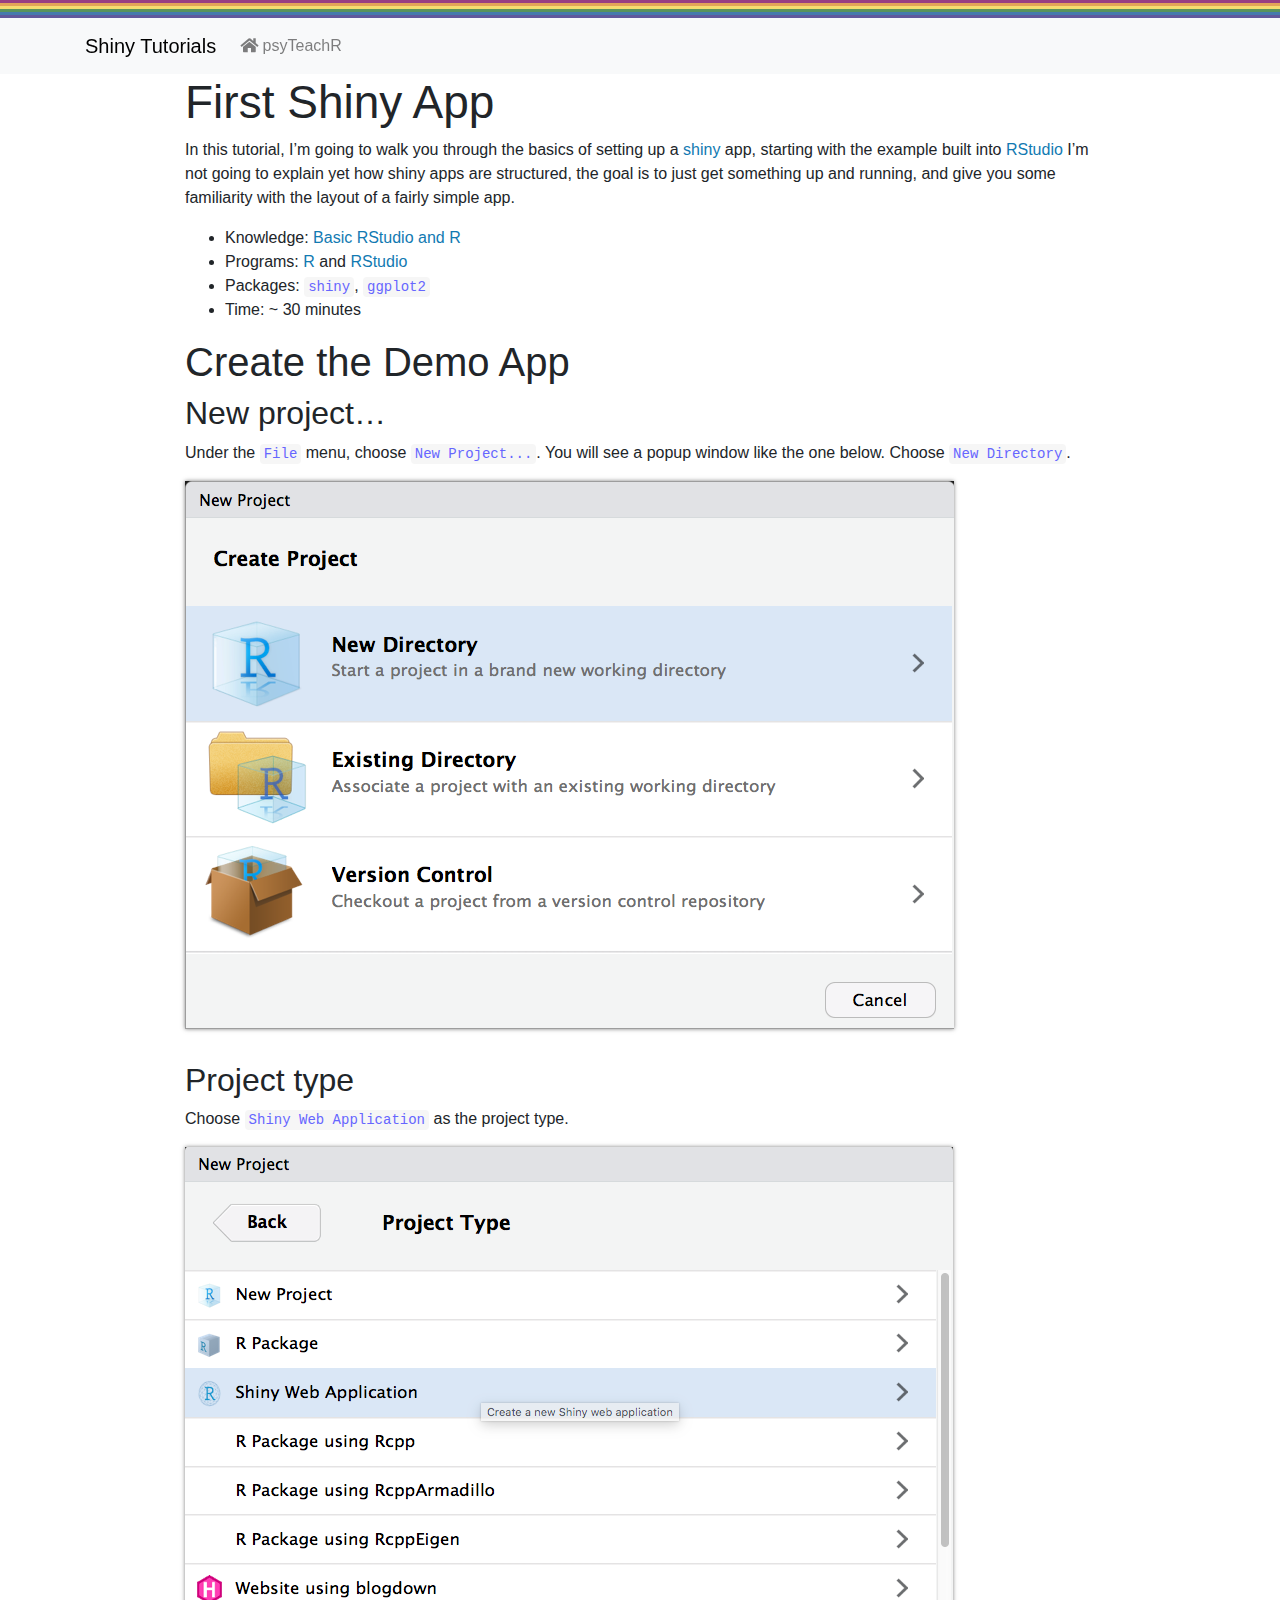
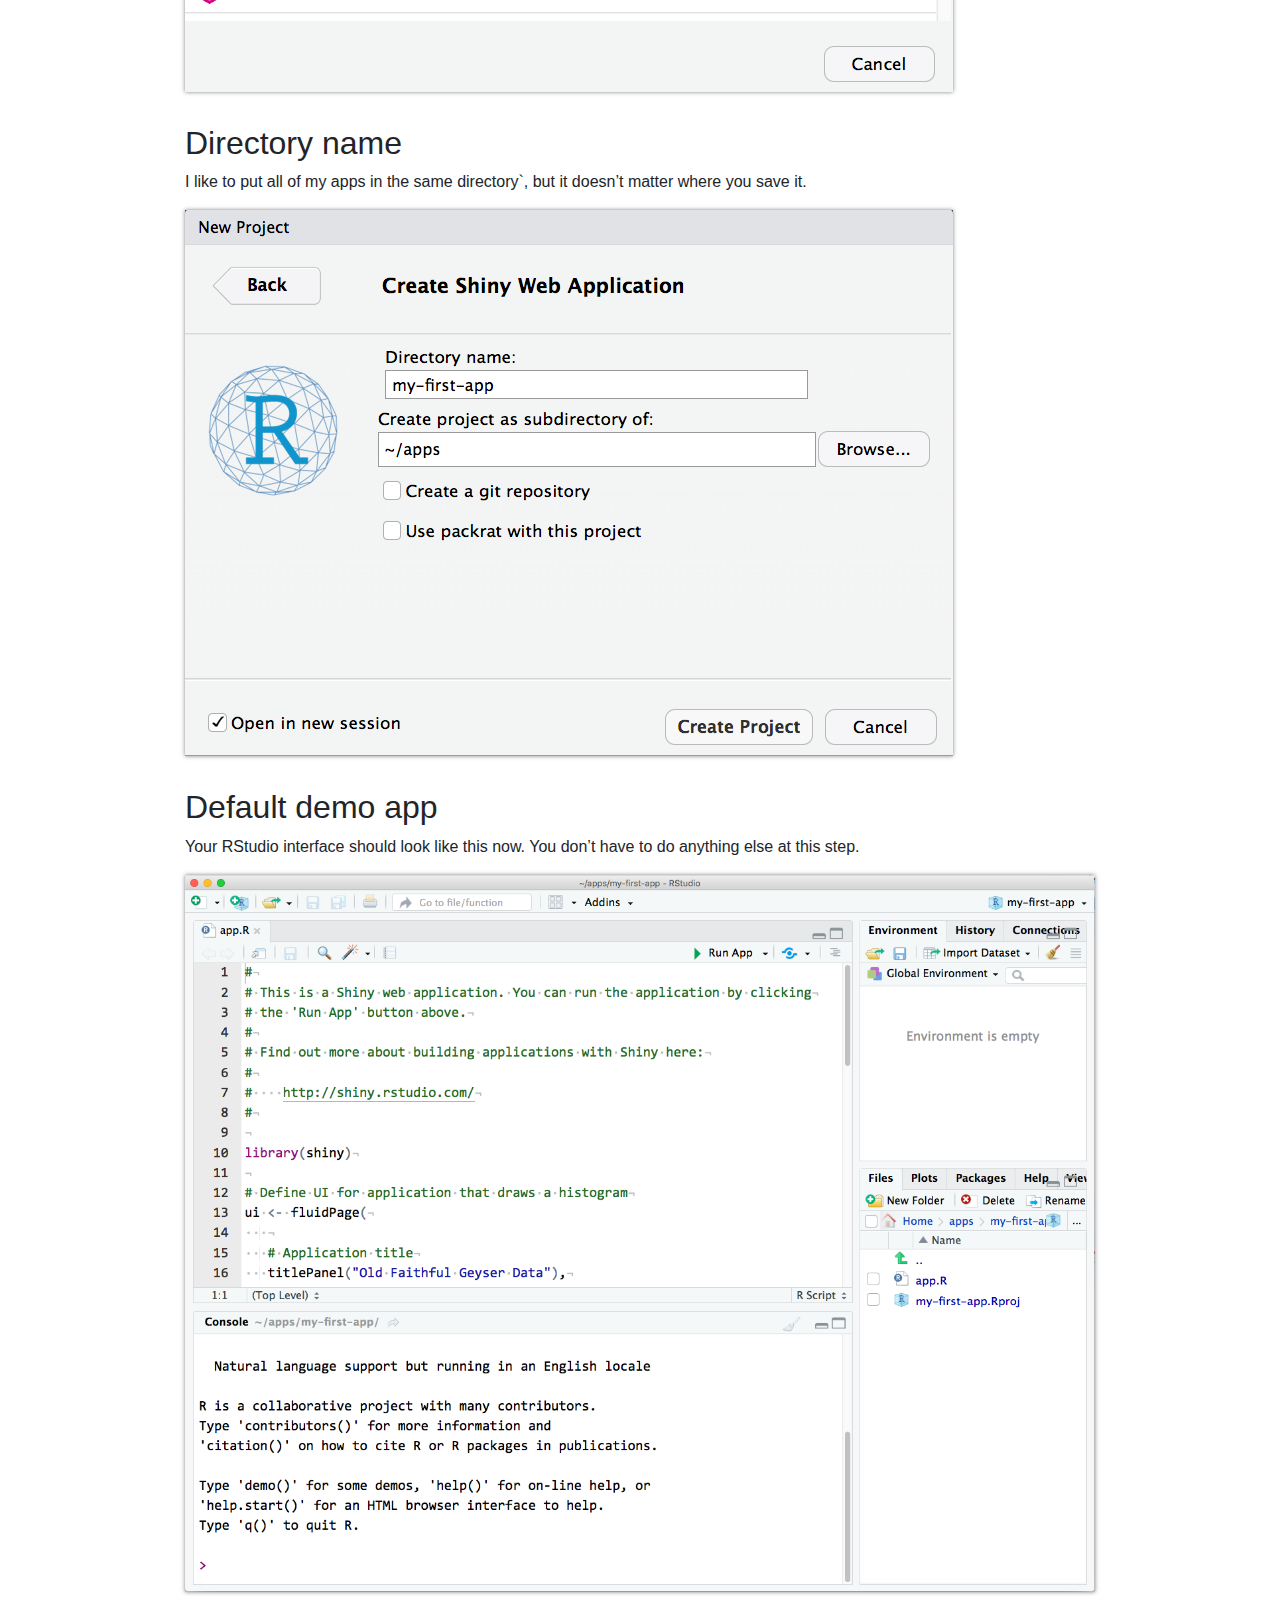
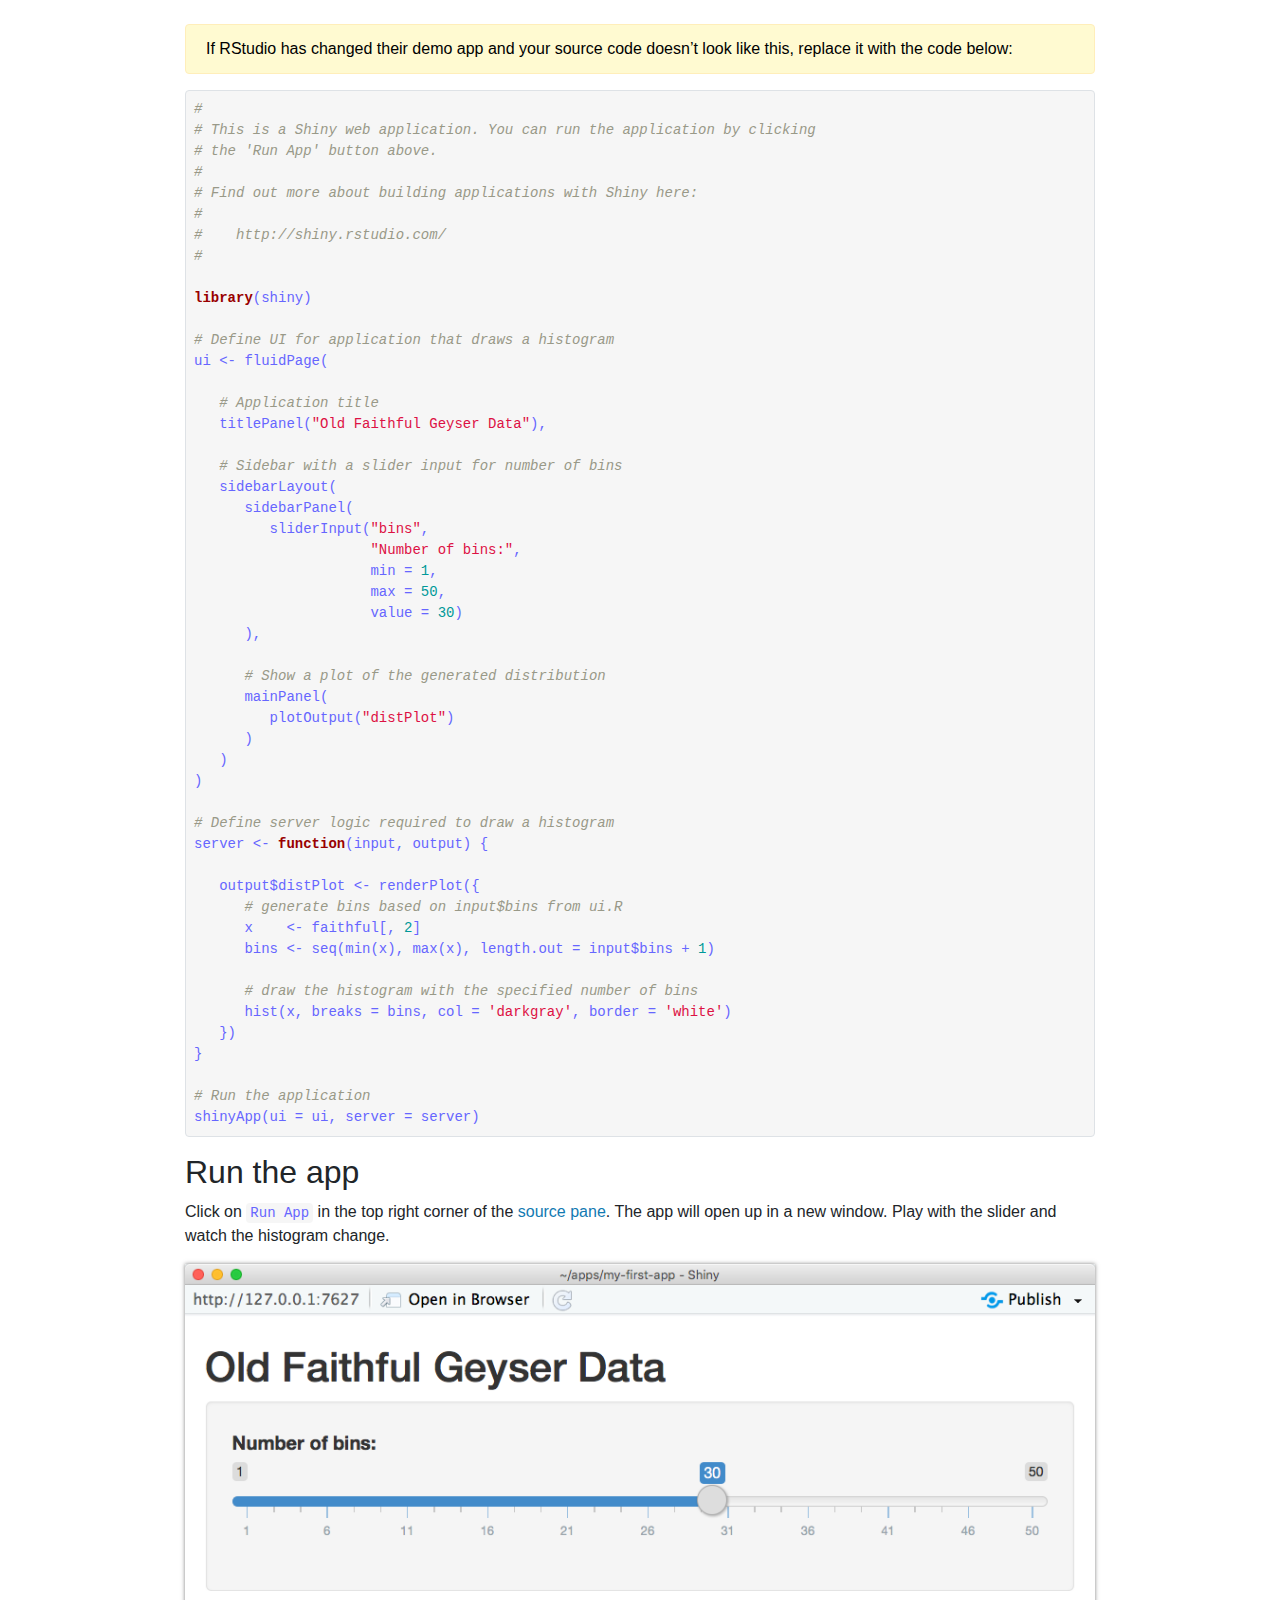
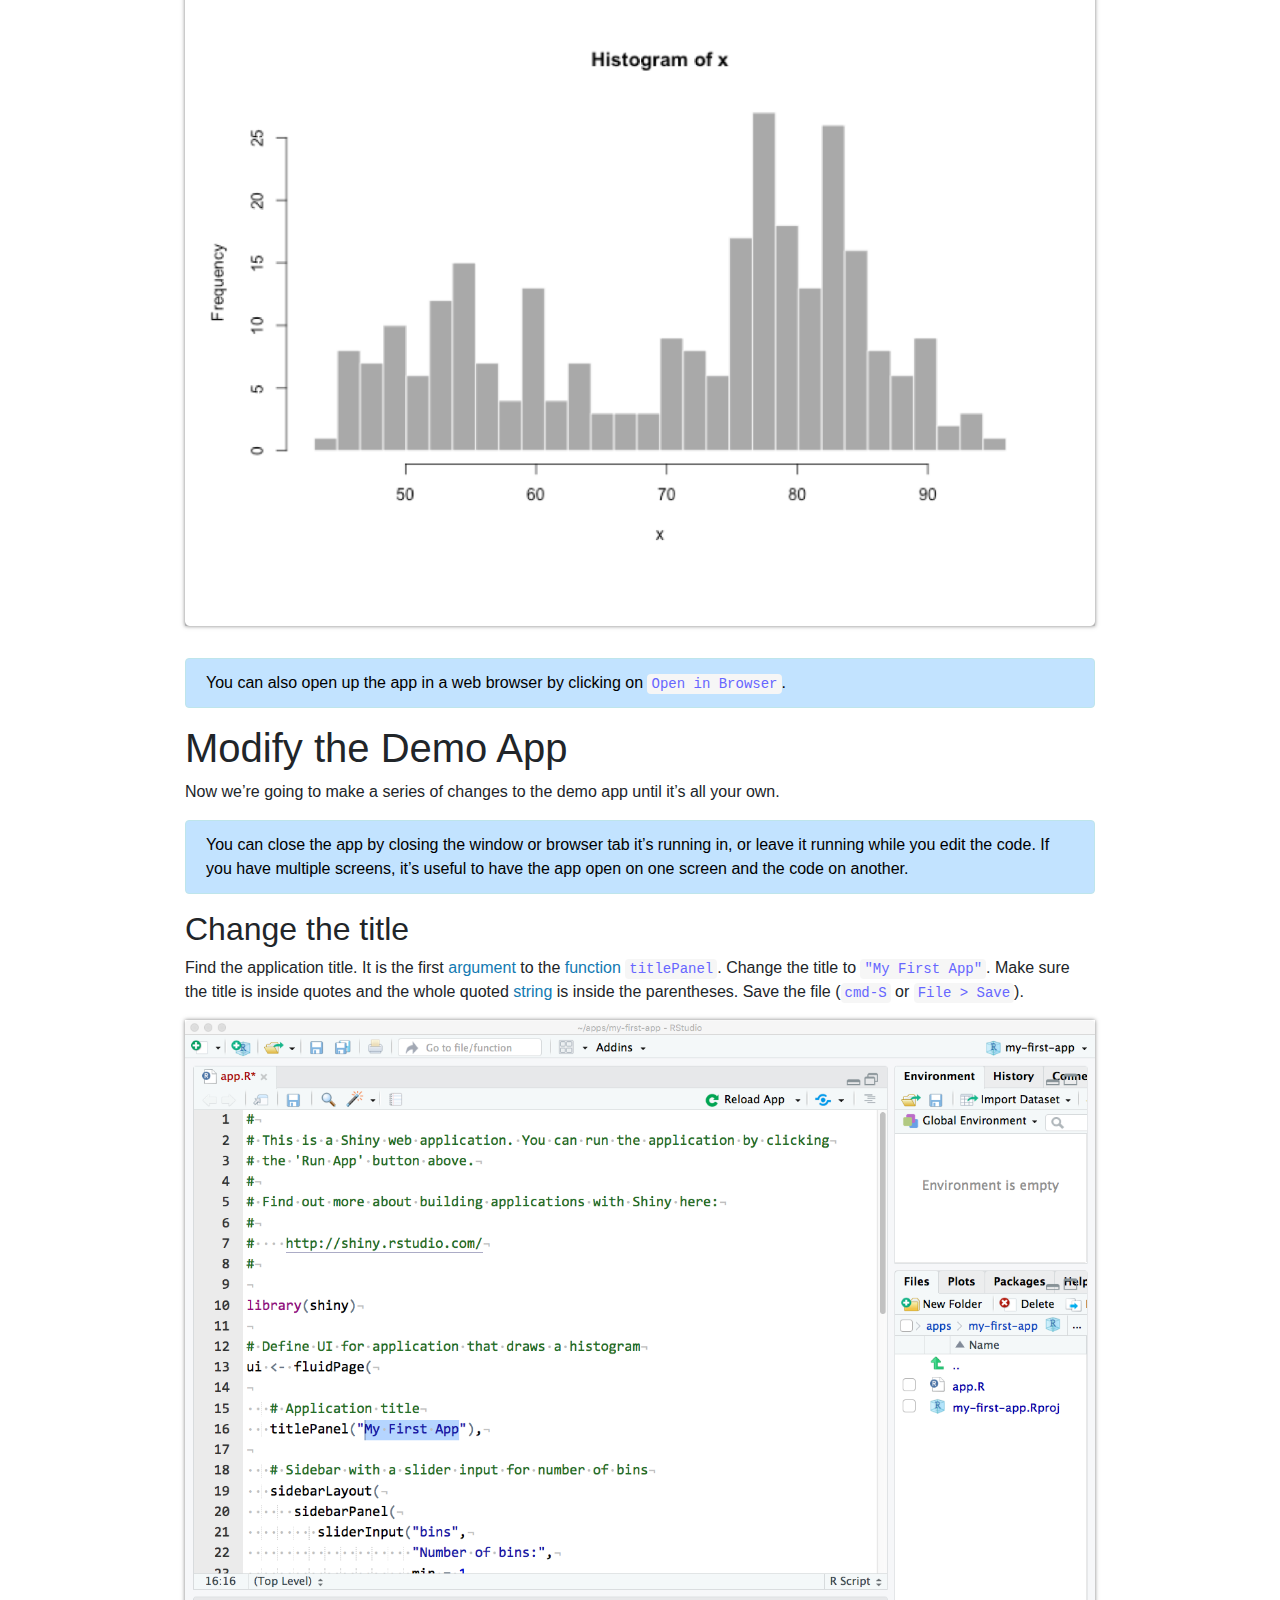
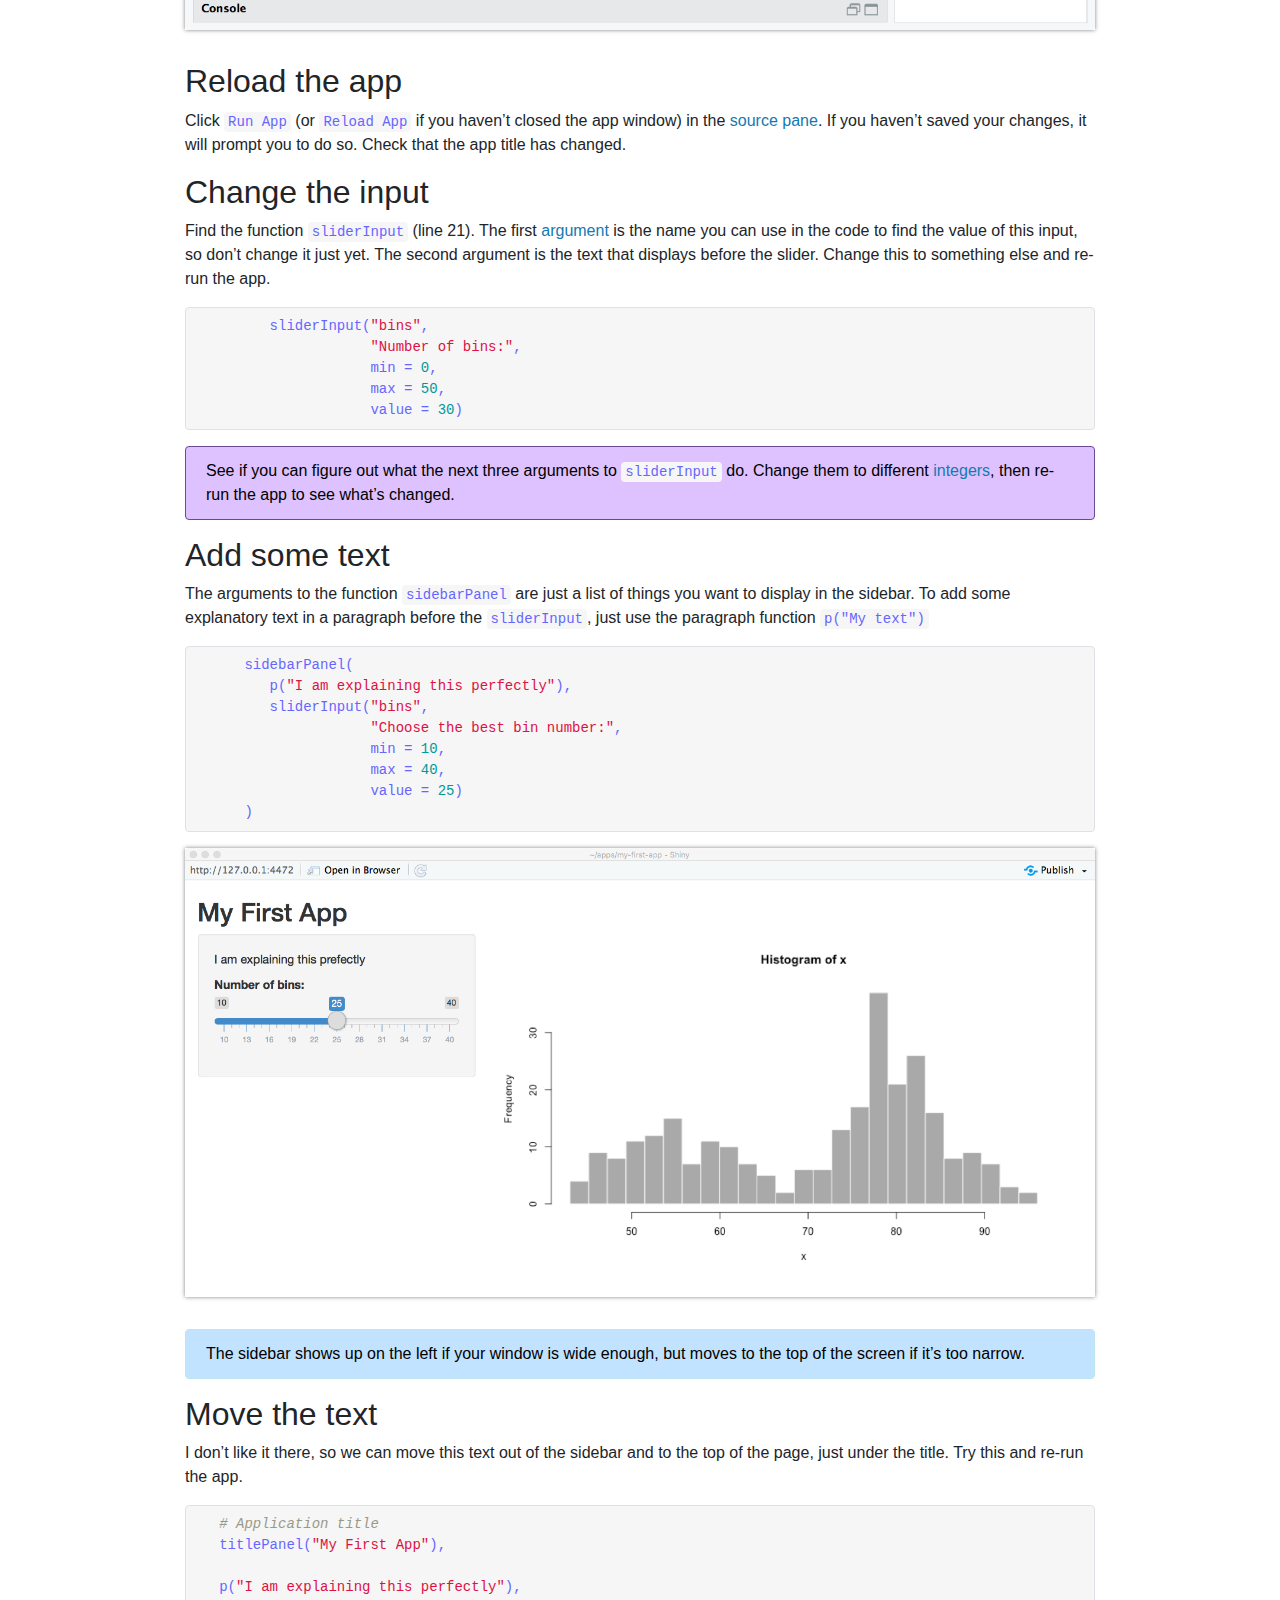
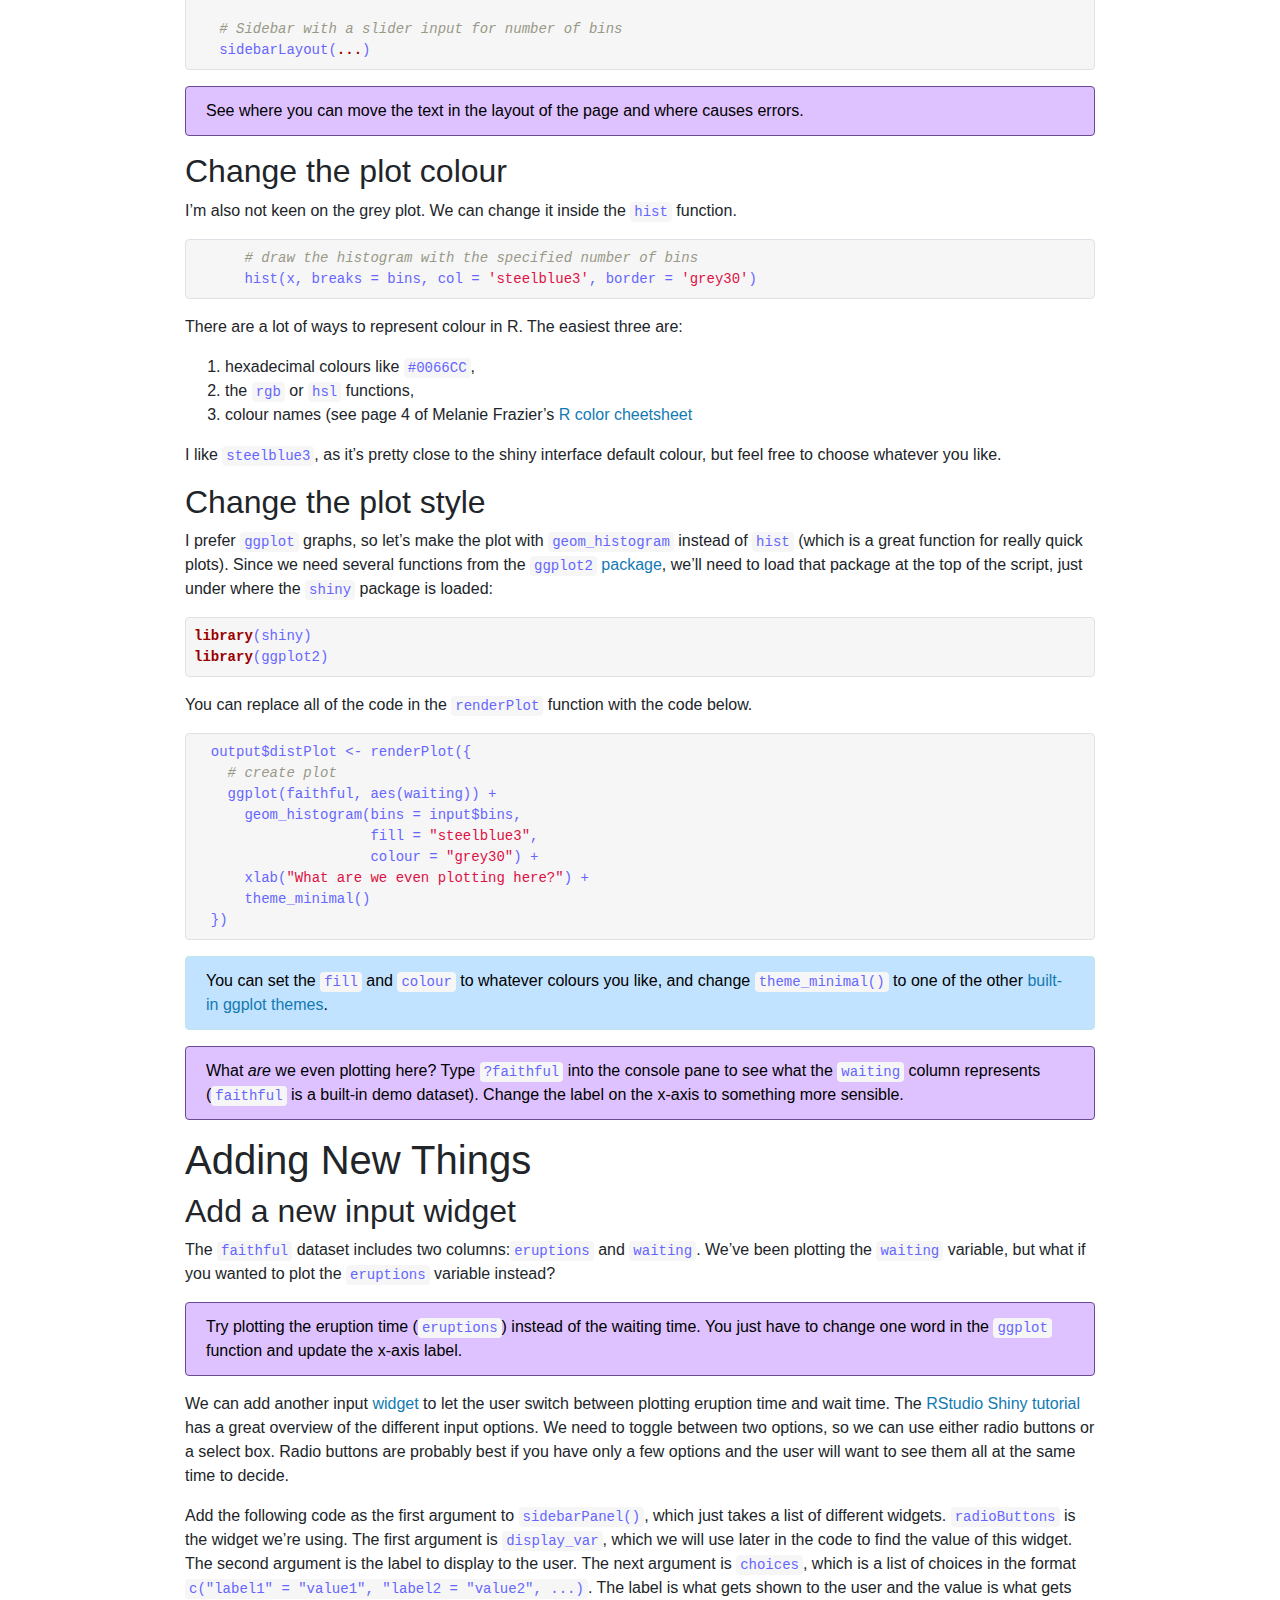
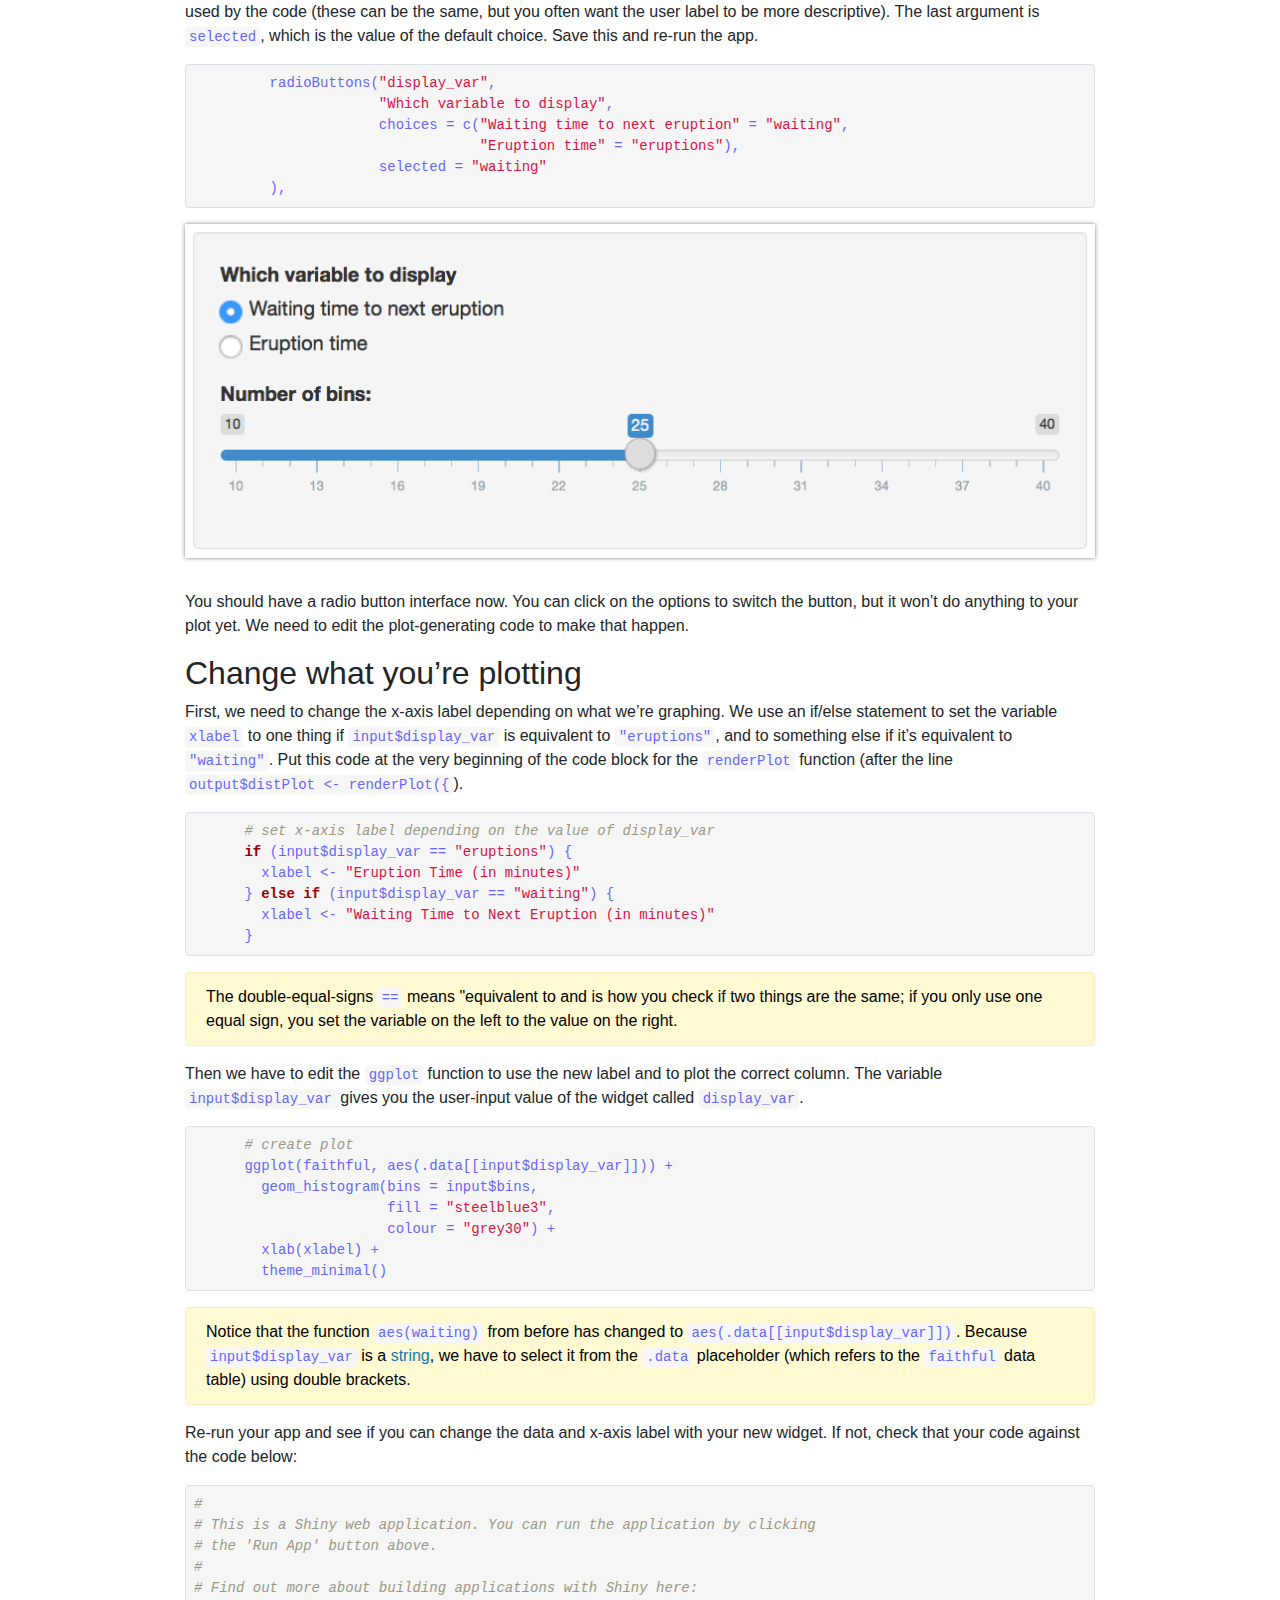
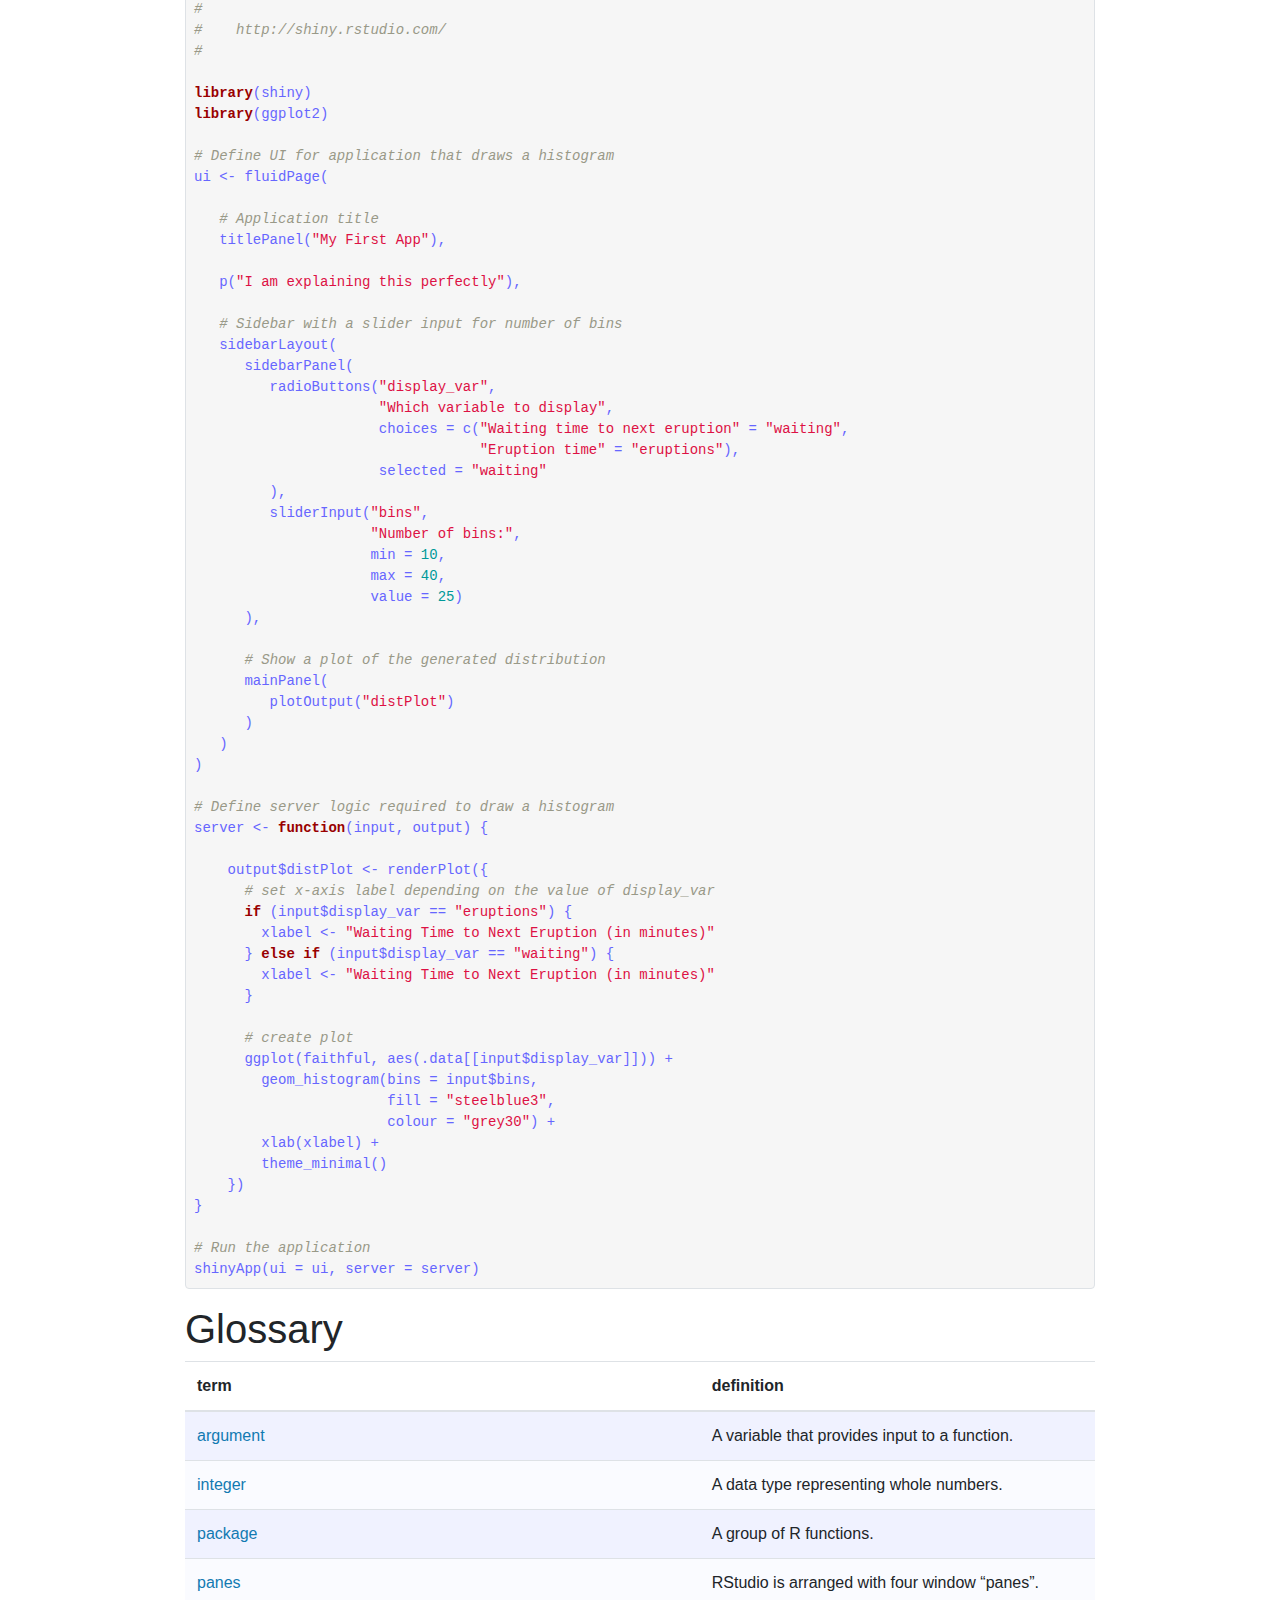
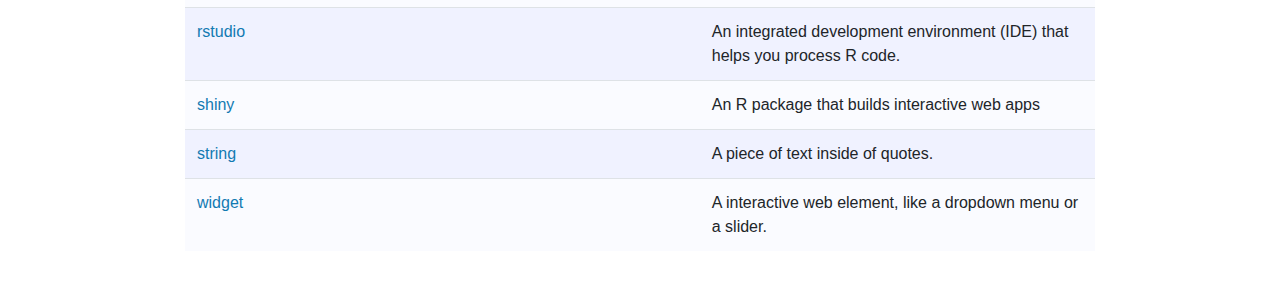
<file: docs/01-first-app.html>
<!DOCTYPE html>

<html>

<head>

<meta charset="utf-8" />
<meta name="generator" content="pandoc" />
<meta http-equiv="X-UA-Compatible" content="IE=EDGE" />




<title>First Shiny App</title>

<script src="site_libs/header-attrs-2.11/header-attrs.js"></script>
<script src="site_libs/jquery-3.6.0/jquery-3.6.0.min.js"></script>
<meta name="viewport" content="width=device-width, initial-scale=1, shrink-to-fit=no" />
<link href="site_libs/bootstrap-4.6.0/bootstrap.min.css" rel="stylesheet" />
<script src="site_libs/bootstrap-4.6.0/bootstrap.bundle.min.js"></script>
<script src="site_libs/bs3compat-0.3.0/transition.js"></script>
<script src="site_libs/bs3compat-0.3.0/tabs.js"></script>
<script src="site_libs/bs3compat-0.3.0/bs3compat.js"></script>
<script src="site_libs/navigation-1.1/tabsets.js"></script>
<link href="site_libs/highlightjs-9.12.0/default.css" rel="stylesheet" />
<script src="site_libs/highlightjs-9.12.0/highlight.js"></script>
<link href="site_libs/font-awesome-5.1.0/css/all.css" rel="stylesheet" />
<link href="site_libs/font-awesome-5.1.0/css/v4-shims.css" rel="stylesheet" />
<meta property="og:title" content="Shiny Tutorials">
<meta property="og:description" content="Tutorials from the psyTeachR group on using Shiny for psychology-relevant apps.">
<meta property="og:image" content="images/shinyintro_card.png">
<meta property="og:url" content="https://psyteachr.github.io/shiny-tutorials/">
<meta property="twitter:card" content="summary_large_image">
<link rel="shortcut icon" href="images/shinyintro.png">

<!-- Global site tag (gtag.js) - Google Analytics -->
<script async src="https://www.googletagmanager.com/gtag/js?id=G-6NP3MF25W3"></script>
<script>
  window.dataLayer = window.dataLayer || [];
  function gtag(){dataLayer.push(arguments);}
  gtag('js', new Date());

  gtag('config', 'G-6NP3MF25W3');
</script>

<style type="text/css">
  code{white-space: pre-wrap;}
  span.smallcaps{font-variant: small-caps;}
  span.underline{text-decoration: underline;}
  div.column{display: inline-block; vertical-align: top; width: 50%;}
  div.hanging-indent{margin-left: 1.5em; text-indent: -1.5em;}
  ul.task-list{list-style: none;}
    </style>

<style type="text/css">code{white-space: pre;}</style>
<script type="text/javascript">
if (window.hljs) {
  hljs.configure({languages: []});
  hljs.initHighlightingOnLoad();
  if (document.readyState && document.readyState === "complete") {
    window.setTimeout(function() { hljs.initHighlighting(); }, 0);
  }
}
</script>








<style type = "text/css">
.main-container {
  max-width: 940px;
  margin-left: auto;
  margin-right: auto;
}
img {
  max-width:100%;
}
.tabbed-pane {
  padding-top: 12px;
}
.html-widget {
  margin-bottom: 20px;
}
button.code-folding-btn:focus {
  outline: none;
}
summary {
  display: list-item;
}
pre code {
  padding: 0;
}
</style>


<style type="text/css">
.dropdown-submenu {
  position: relative;
}
.dropdown-submenu>.dropdown-menu {
  top: 0;
  left: 100%;
  margin-top: -6px;
  margin-left: -1px;
  border-radius: 0 6px 6px 6px;
}
.dropdown-submenu:hover>.dropdown-menu {
  display: block;
}
.dropdown-submenu>a:after {
  display: block;
  content: " ";
  float: right;
  width: 0;
  height: 0;
  border-color: transparent;
  border-style: solid;
  border-width: 5px 0 5px 5px;
  border-left-color: #cccccc;
  margin-top: 5px;
  margin-right: -10px;
}
.dropdown-submenu:hover>a:after {
  border-left-color: #adb5bd;
}
.dropdown-submenu.pull-left {
  float: none;
}
.dropdown-submenu.pull-left>.dropdown-menu {
  left: -100%;
  margin-left: 10px;
  border-radius: 6px 0 6px 6px;
}
</style>

<script type="text/javascript">
// manage active state of menu based on current page
$(document).ready(function () {
  // active menu anchor
  href = window.location.pathname
  href = href.substr(href.lastIndexOf('/') + 1)
  if (href === "")
    href = "index.html";
  var menuAnchor = $('a[href="' + href + '"]');

  // mark it active
  menuAnchor.tab('show');

  // if it's got a parent navbar menu mark it active as well
  menuAnchor.closest('li.dropdown').addClass('active');

  // Navbar adjustments
  var navHeight = $(".navbar").first().height() + 15;
  var style = document.createElement('style');
  var pt = "padding-top: " + navHeight + "px; ";
  var mt = "margin-top: -" + navHeight + "px; ";
  var css = "";
  // offset scroll position for anchor links (for fixed navbar)
  for (var i = 1; i <= 6; i++) {
    css += ".section h" + i + "{ " + pt + mt + "}\n";
  }
  style.innerHTML = "body {" + pt + "padding-bottom: 40px; }\n" + css;
  document.head.appendChild(style);
});
</script>

<!-- tabsets -->

<style type="text/css">
.tabset-dropdown > .nav-tabs {
  display: inline-table;
  max-height: 500px;
  min-height: 44px;
  overflow-y: auto;
  border: 1px solid #ddd;
  border-radius: 4px;
}

.tabset-dropdown > .nav-tabs > li.active:before {
  content: "";
  font-family: 'Glyphicons Halflings';
  display: inline-block;
  padding: 10px;
  border-right: 1px solid #ddd;
}

.tabset-dropdown > .nav-tabs.nav-tabs-open > li.active:before {
  content: "&#xe258;";
  border: none;
}

.tabset-dropdown > .nav-tabs.nav-tabs-open:before {
  content: "";
  font-family: 'Glyphicons Halflings';
  display: inline-block;
  padding: 10px;
  border-right: 1px solid #ddd;
}

.tabset-dropdown > .nav-tabs > li.active {
  display: block;
}

.tabset-dropdown > .nav-tabs > li > a,
.tabset-dropdown > .nav-tabs > li > a:focus,
.tabset-dropdown > .nav-tabs > li > a:hover {
  border: none;
  display: inline-block;
  border-radius: 4px;
  background-color: transparent;
}

.tabset-dropdown > .nav-tabs.nav-tabs-open > li {
  display: block;
  float: none;
}

.tabset-dropdown > .nav-tabs > li {
  display: none;
}
</style>

<!-- code folding -->




</head>

<body>


<div class="container-fluid main-container">




<div class="navbar navbar-default  navbar-fixed-top" role="navigation">
  <div class="container">
    <div class="navbar-header">
      <button type="button" class="navbar-toggle collapsed" data-toggle="collapse" data-target="#navbar">
        <span class="icon-bar"></span>
        <span class="icon-bar"></span>
        <span class="icon-bar"></span>
      </button>
      <a class="navbar-brand" href="index.html">Shiny Tutorials</a>
    </div>
    <div id="navbar" class="navbar-collapse collapse">
      <ul class="nav navbar-nav">
        <li>
  <a href="/">
    <span class="fa fa-home"></span>
     
    psyTeachR
  </a>
</li>
      </ul>
      <ul class="nav navbar-nav navbar-right">
        
      </ul>
    </div><!--/.nav-collapse -->
  </div><!--/.container -->
</div><!--/.navbar -->

<div id="header">



<h1 class="title toc-ignore">First Shiny App</h1>

</div>


<p>In this tutorial, I’m going to walk you through the basics of setting up a <a class='glossary' target='_blank' title='An R package that builds interactive web apps' href='https://psyteachr.github.io/glossary/s#shiny'>shiny</a> app, starting with the example built into <a class='glossary' target='_blank' title='An integrated development environment (IDE) that helps you process R code.' href='https://psyteachr.github.io/glossary/r#rstudio'>RStudio</a> I’m not going to explain yet how shiny apps are structured, the goal is to just get something up and running, and give you some familiarity with the layout of a fairly simple app.</p>
<ul>
<li>Knowledge: <a href="https://gupsych.github.io/data_skills/01_intro.html">Basic RStudio and R</a></li>
<li>Programs: <a href="http://cran.r-project.org/mirrors.html">R</a> and <a href="https://www.rstudio.com/products/rstudio/download3/">RStudio</a></li>
<li>Packages: <code>shiny</code>, <code>ggplot2</code></li>
<li>Time: ~ 30 minutes</li>
</ul>
<div id="create-the-demo-app" class="section level1">
<h1>Create the Demo App</h1>
<div id="new-project" class="section level2">
<h2>New project…</h2>
<p>Under the <code>File</code> menu, choose <code>New Project...</code>. You will see a popup window like the one below. Choose <code>New Directory</code>.</p>
<p><img src="images/01-first-app/01-create-project.png" /></p>
</div>
<div id="project-type" class="section level2">
<h2>Project type</h2>
<p>Choose <code>Shiny Web Application</code> as the project type.</p>
<p><img src="images/01-first-app/02-project-type.png" /></p>
</div>
<div id="directory-name" class="section level2">
<h2>Directory name</h2>
<p>I like to put all of my apps in the same directory`, but it doesn’t matter where you save it.</p>
<p><img src="images/01-first-app/03-project-directory.png" /></p>
</div>
<div id="default-demo-app" class="section level2">
<h2>Default demo app</h2>
<p>Your RStudio interface should look like this now. You don’t have to do anything else at this step.</p>
<p><img src="images/01-first-app/04-rstudio-interface.png" /></p>
<p class="alert alert-warning">
If RStudio has changed their demo app and your source code doesn’t look like this, replace it with the code below:
</p>
<pre class="r"><code>#
# This is a Shiny web application. You can run the application by clicking
# the &#39;Run App&#39; button above.
#
# Find out more about building applications with Shiny here:
#
#    http://shiny.rstudio.com/
#

library(shiny)

# Define UI for application that draws a histogram
ui &lt;- fluidPage(
   
   # Application title
   titlePanel(&quot;Old Faithful Geyser Data&quot;),
   
   # Sidebar with a slider input for number of bins 
   sidebarLayout(
      sidebarPanel(
         sliderInput(&quot;bins&quot;,
                     &quot;Number of bins:&quot;,
                     min = 1,
                     max = 50,
                     value = 30)
      ),
      
      # Show a plot of the generated distribution
      mainPanel(
         plotOutput(&quot;distPlot&quot;)
      )
   )
)

# Define server logic required to draw a histogram
server &lt;- function(input, output) {
   
   output$distPlot &lt;- renderPlot({
      # generate bins based on input$bins from ui.R
      x    &lt;- faithful[, 2] 
      bins &lt;- seq(min(x), max(x), length.out = input$bins + 1)
      
      # draw the histogram with the specified number of bins
      hist(x, breaks = bins, col = &#39;darkgray&#39;, border = &#39;white&#39;)
   })
}

# Run the application 
shinyApp(ui = ui, server = server)</code></pre>
</div>
<div id="run-the-app" class="section level2">
<h2>Run the app</h2>
<p>Click on <code>Run App</code> in the top right corner of the <a class='glossary' target='_blank' title='RStudio is arranged with four window "panes".' href='https://psyteachr.github.io/glossary/p#panes'>source pane</a>. The app will open up in a new window. Play with the slider and watch the histogram change.</p>
<p><img src="images/01-first-app/05-app-interface.png" /></p>
<p class="alert alert-info">
You can also open up the app in a web browser by clicking on <code>Open in Browser</code>.
</p>
</div>
</div>
<div id="modify-the-demo-app" class="section level1">
<h1>Modify the Demo App</h1>
<p>Now we’re going to make a series of changes to the demo app until it’s all your own.</p>
<p class="alert alert-info">
You can close the app by closing the window or browser tab it’s running in, or leave it running while you edit the code. If you have multiple screens, it’s useful to have the app open on one screen and the code on another.
</p>
<div id="change-the-title" class="section level2">
<h2>Change the title</h2>
<p>Find the application title. It is the first <a href="defs.html#argument">argument</a> to the <a href="defs.html#function">function</a> <code>titlePanel</code>. Change the title to <code>"My First App"</code>. Make sure the title is inside quotes and the whole quoted <a class='glossary' target='_blank' title='A piece of text inside of quotes.' href='https://psyteachr.github.io/glossary/s#string'>string</a> is inside the parentheses. Save the file (<code>cmd-S</code> or <code>File &gt; Save</code>).</p>
<p><img src="images/01-first-app/06-change-title.png" /></p>
</div>
<div id="reload-the-app" class="section level2">
<h2>Reload the app</h2>
<p>Click <code>Run App</code> (or <code>Reload App</code> if you haven’t closed the app window) in the <a href="defs.html#panes">source pane</a>. If you haven’t saved your changes, it will prompt you to do so. Check that the app title has changed.</p>
</div>
<div id="change-the-input" class="section level2">
<h2>Change the input</h2>
<p>Find the function <code>sliderInput</code> (line 21). The first <a class='glossary' target='_blank' title='A variable that provides input to a function.' href='https://psyteachr.github.io/glossary/a#argument'>argument</a> is the name you can use in the code to find the value of this input, so don’t change it just yet. The second argument is the text that displays before the slider. Change this to something else and re-run the app.</p>
<pre class="r"><code>         sliderInput(&quot;bins&quot;,
                     &quot;Number of bins:&quot;,
                     min = 0,
                     max = 50,
                     value = 30)</code></pre>
<p class="alert alert-tryit">
See if you can figure out what the next three arguments to <code>sliderInput</code> do. Change them to different <a class='glossary' target='_blank' title='A data type representing whole numbers.' href='https://psyteachr.github.io/glossary/i#integer'>integers</a>, then re-run the app to see what’s changed.
</p>
</div>
<div id="add-some-text" class="section level2">
<h2>Add some text</h2>
<p>The arguments to the function <code>sidebarPanel</code> are just a list of things you want to display in the sidebar. To add some explanatory text in a paragraph before the <code>sliderInput</code>, just use the paragraph function <code>p("My text")</code></p>
<pre class="r"><code>      sidebarPanel(
         p(&quot;I am explaining this perfectly&quot;),
         sliderInput(&quot;bins&quot;,
                     &quot;Choose the best bin number:&quot;,
                     min = 10,
                     max = 40,
                     value = 25)
      )</code></pre>
<p><img src="images/01-first-app/07-app-sidebar-p.png" /></p>
<p class="alert alert-info">
The sidebar shows up on the left if your window is wide enough, but moves to the top of the screen if it’s too narrow.
</p>
</div>
<div id="move-the-text" class="section level2">
<h2>Move the text</h2>
<p>I don’t like it there, so we can move this text out of the sidebar and to the top of the page, just under the title. Try this and re-run the app.</p>
<pre class="r"><code>   # Application title
   titlePanel(&quot;My First App&quot;),

   p(&quot;I am explaining this perfectly&quot;),

   # Sidebar with a slider input for number of bins
   sidebarLayout(...)</code></pre>
<p class="alert alert-tryit">
See where you can move the text in the layout of the page and where causes errors.
</p>
</div>
<div id="change-the-plot-colour" class="section level2">
<h2>Change the plot colour</h2>
<p>I’m also not keen on the grey plot. We can change it inside the <code>hist</code> function.</p>
<pre class="r"><code>      # draw the histogram with the specified number of bins
      hist(x, breaks = bins, col = &#39;steelblue3&#39;, border = &#39;grey30&#39;)</code></pre>
<p>There are a lot of ways to represent colour in R. The easiest three are:</p>
<ol style="list-style-type: decimal">
<li>hexadecimal colours like <code>#0066CC</code>,</li>
<li>the <code>rgb</code> or <code>hsl</code> functions,</li>
<li>colour names (see page 4 of Melanie Frazier’s <a href="https://www.nceas.ucsb.edu/~frazier/RSpatialGuides/colorPaletteCheatsheet.pdf">R color cheetsheet</a></li>
</ol>
<p>I like <code>steelblue3</code>, as it’s pretty close to the shiny interface default colour, but feel free to choose whatever you like.</p>
</div>
<div id="change-the-plot-style" class="section level2">
<h2>Change the plot style</h2>
<p>I prefer <code>ggplot</code> graphs, so let’s make the plot with <code>geom_histogram</code> instead of <code>hist</code> (which is a great function for really quick plots). Since we need several functions from the <code>ggplot2</code> <a class='glossary' target='_blank' title='A group of R functions.' href='https://psyteachr.github.io/glossary/p#package'>package</a>, we’ll need to load that package at the top of the script, just under where the <code>shiny</code> package is loaded:</p>
<pre class="r"><code>library(shiny)
library(ggplot2)</code></pre>
<p>You can replace all of the code in the <code>renderPlot</code> function with the code below.</p>
<pre class="r"><code>  output$distPlot &lt;- renderPlot({
    # create plot
    ggplot(faithful, aes(waiting)) +
      geom_histogram(bins = input$bins,
                     fill = &quot;steelblue3&quot;,
                     colour = &quot;grey30&quot;) +
      xlab(&quot;What are we even plotting here?&quot;) +
      theme_minimal()
  })</code></pre>
<p class="alert alert-info">
You can set the <code>fill</code> and <code>colour</code> to whatever colours you like, and change <code>theme_minimal()</code> to one of the other <a href="https://ggplot2.tidyverse.org/reference/ggtheme.html#examples">built-in ggplot themes</a>.
</p>
<p class="alert alert-tryit">
What <em>are</em> we even plotting here? Type <code>?faithful</code> into the console pane to see what the <code>waiting</code> column represents (<code>faithful</code> is a built-in demo dataset). Change the label on the x-axis to something more sensible.
</p>
</div>
</div>
<div id="adding-new-things" class="section level1">
<h1>Adding New Things</h1>
<div id="add-a-new-input-widget" class="section level2">
<h2>Add a new input widget</h2>
<p>The <code>faithful</code> dataset includes two columns:<code>eruptions</code> and <code>waiting</code>. We’ve been plotting the <code>waiting</code> variable, but what if you wanted to plot the <code>eruptions</code> variable instead?</p>
<p class="alert alert-tryit">
Try plotting the eruption time (<code>eruptions</code>) instead of the waiting time. You just have to change one word in the <code>ggplot</code> function and update the x-axis label.
</p>
<p>We can add another input <a class='glossary' target='_blank' title='A interactive web element, like a dropdown menu or a slider.' href='https://psyteachr.github.io/glossary/w#widget'>widget</a> to let the user switch between plotting eruption time and wait time. The <a href="https://shiny.rstudio.com/tutorial/written-tutorial/lesson3/">RStudio Shiny tutorial</a> has a great overview of the different input options. We need to toggle between two options, so we can use either radio buttons or a select box. Radio buttons are probably best if you have only a few options and the user will want to see them all at the same time to decide.</p>
<p>Add the following code as the first argument to <code>sidebarPanel()</code>, which just takes a list of different widgets. <code>radioButtons</code> is the widget we’re using. The first argument is <code>display_var</code>, which we will use later in the code to find the value of this widget. The second argument is the label to display to the user. The next argument is <code>choices</code>, which is a list of choices in the format <code>c("label1" = "value1", "label2 = "value2", ...)</code>. The label is what gets shown to the user and the value is what gets used by the code (these can be the same, but you often want the user label to be more descriptive). The last argument is <code>selected</code>, which is the value of the default choice. Save this and re-run the app.</p>
<pre class="r"><code>         radioButtons(&quot;display_var&quot;,
                      &quot;Which variable to display&quot;,
                      choices = c(&quot;Waiting time to next eruption&quot; = &quot;waiting&quot;,
                                  &quot;Eruption time&quot; = &quot;eruptions&quot;),
                      selected = &quot;waiting&quot;
         ),</code></pre>
<p><img src="images/01-first-app/08-radiobutton-widget.png" /></p>
<p>You should have a radio button interface now. You can click on the options to switch the button, but it won’t do anything to your plot yet. We need to edit the plot-generating code to make that happen.</p>
</div>
<div id="change-what-youre-plotting" class="section level2">
<h2>Change what you’re plotting</h2>
<p>First, we need to change the x-axis label depending on what we’re graphing. We use an if/else statement to set the variable <code>xlabel</code> to one thing if <code>input$display_var</code> is equivalent to <code>"eruptions"</code>, and to something else if it’s equivalent to <code>"waiting"</code>. Put this code at the very beginning of the code block for the <code>renderPlot</code> function (after the line <code>output$distPlot &lt;- renderPlot({</code>).</p>
<pre class="r"><code>      # set x-axis label depending on the value of display_var
      if (input$display_var == &quot;eruptions&quot;) {
        xlabel &lt;- &quot;Eruption Time (in minutes)&quot;
      } else if (input$display_var == &quot;waiting&quot;) {
        xlabel &lt;- &quot;Waiting Time to Next Eruption (in minutes)&quot;
      }</code></pre>
<p class="alert alert-warning">
The double-equal-signs <code>==</code> means "equivalent to and is how you check if two things are the same; if you only use one equal sign, you set the variable on the left to the value on the right.
</p>
<p>Then we have to edit the <code>ggplot</code> function to use the new label and to plot the correct column. The variable <code>input$display_var</code> gives you the user-input value of the widget called <code>display_var</code>.</p>
<pre class="r"><code>      # create plot
      ggplot(faithful, aes(.data[[input$display_var]])) +
        geom_histogram(bins = input$bins,
                       fill = &quot;steelblue3&quot;,
                       colour = &quot;grey30&quot;) +
        xlab(xlabel) +
        theme_minimal()</code></pre>
<p class="alert alert-warning">
Notice that the function <code>aes(waiting)</code> from before has changed to <code>aes(.data[[input$display_var]])</code>. Because <code>input$display_var</code> is a <a class='glossary' target='_blank' title='A piece of text inside of quotes.' href='https://psyteachr.github.io/glossary/s#string'>string</a>, we have to select it from the <code>.data</code> placeholder (which refers to the <code>faithful</code> data table) using double brackets.
</p>
<p>Re-run your app and see if you can change the data and x-axis label with your new widget. If not, check that your code against the code below:</p>
<pre class="r"><code>#
# This is a Shiny web application. You can run the application by clicking
# the &#39;Run App&#39; button above.
#
# Find out more about building applications with Shiny here:
#
#    http://shiny.rstudio.com/
#

library(shiny)
library(ggplot2)

# Define UI for application that draws a histogram
ui &lt;- fluidPage(

   # Application title
   titlePanel(&quot;My First App&quot;),

   p(&quot;I am explaining this perfectly&quot;),

   # Sidebar with a slider input for number of bins
   sidebarLayout(
      sidebarPanel(
         radioButtons(&quot;display_var&quot;,
                      &quot;Which variable to display&quot;,
                      choices = c(&quot;Waiting time to next eruption&quot; = &quot;waiting&quot;,
                                  &quot;Eruption time&quot; = &quot;eruptions&quot;),
                      selected = &quot;waiting&quot;
         ),
         sliderInput(&quot;bins&quot;,
                     &quot;Number of bins:&quot;,
                     min = 10,
                     max = 40,
                     value = 25)
      ),

      # Show a plot of the generated distribution
      mainPanel(
         plotOutput(&quot;distPlot&quot;)
      )
   )
)

# Define server logic required to draw a histogram
server &lt;- function(input, output) {

    output$distPlot &lt;- renderPlot({
      # set x-axis label depending on the value of display_var
      if (input$display_var == &quot;eruptions&quot;) {
        xlabel &lt;- &quot;Waiting Time to Next Eruption (in minutes)&quot;
      } else if (input$display_var == &quot;waiting&quot;) {
        xlabel &lt;- &quot;Waiting Time to Next Eruption (in minutes)&quot;
      }

      # create plot
      ggplot(faithful, aes(.data[[input$display_var]])) +
        geom_histogram(bins = input$bins,
                       fill = &quot;steelblue3&quot;,
                       colour = &quot;grey30&quot;) +
        xlab(xlabel) +
        theme_minimal()
    })
}

# Run the application
shinyApp(ui = ui, server = server)</code></pre>
</div>
</div>
<div id="glossary" class="section level1">
<h1>Glossary</h1>
<table>
<colgroup>
<col width="56%" />
<col width="43%" />
</colgroup>
<thead>
<tr class="header">
<th align="left">term</th>
<th align="left">definition</th>
</tr>
</thead>
<tbody>
<tr class="odd">
<td align="left"><a href="https://psyteachr.github.io/glossary/a.html#argument" class="glossary" target="_blank">argument</a></td>
<td align="left">A variable that provides input to a function.</td>
</tr>
<tr class="even">
<td align="left"><a href="https://psyteachr.github.io/glossary/i.html#integer" class="glossary" target="_blank">integer</a></td>
<td align="left">A data type representing whole numbers.</td>
</tr>
<tr class="odd">
<td align="left"><a href="https://psyteachr.github.io/glossary/p.html#package" class="glossary" target="_blank">package</a></td>
<td align="left">A group of R functions.</td>
</tr>
<tr class="even">
<td align="left"><a href="https://psyteachr.github.io/glossary/p.html#panes" class="glossary" target="_blank">panes</a></td>
<td align="left">RStudio is arranged with four window “panes”.</td>
</tr>
<tr class="odd">
<td align="left"><a href="https://psyteachr.github.io/glossary/r.html#rstudio" class="glossary" target="_blank">rstudio</a></td>
<td align="left">An integrated development environment (IDE) that helps you process R code.</td>
</tr>
<tr class="even">
<td align="left"><a href="https://psyteachr.github.io/glossary/s.html#shiny" class="glossary" target="_blank">shiny</a></td>
<td align="left">An R package that builds interactive web apps</td>
</tr>
<tr class="odd">
<td align="left"><a href="https://psyteachr.github.io/glossary/s.html#string" class="glossary" target="_blank">string</a></td>
<td align="left">A piece of text inside of quotes.</td>
</tr>
<tr class="even">
<td align="left"><a href="https://psyteachr.github.io/glossary/w.html#widget" class="glossary" target="_blank">widget</a></td>
<td align="left">A interactive web element, like a dropdown menu or a slider.</td>
</tr>
</tbody>
</table>
</div>




</div>

<script>

// add bootstrap table styles to pandoc tables
function bootstrapStylePandocTables() {
  $('tr.odd').parent('tbody').parent('table').addClass('table table-condensed');
}
$(document).ready(function () {
  bootstrapStylePandocTables();
});


</script>

<!-- tabsets -->

<script>
$(document).ready(function () {
  window.buildTabsets("TOC");
});

$(document).ready(function () {
  $('.tabset-dropdown > .nav-tabs > li').click(function () {
    $(this).parent().toggleClass('nav-tabs-open');
  });
});
</script>

<!-- code folding -->


<!-- dynamically load mathjax for compatibility with self-contained -->
<script>
  (function () {
    var script = document.createElement("script");
    script.type = "text/javascript";
    script.src  = "https://mathjax.rstudio.com/latest/MathJax.js?config=TeX-AMS-MML_HTMLorMML";
    document.getElementsByTagName("head")[0].appendChild(script);
  })();
</script>

</body>
</html>
</file>
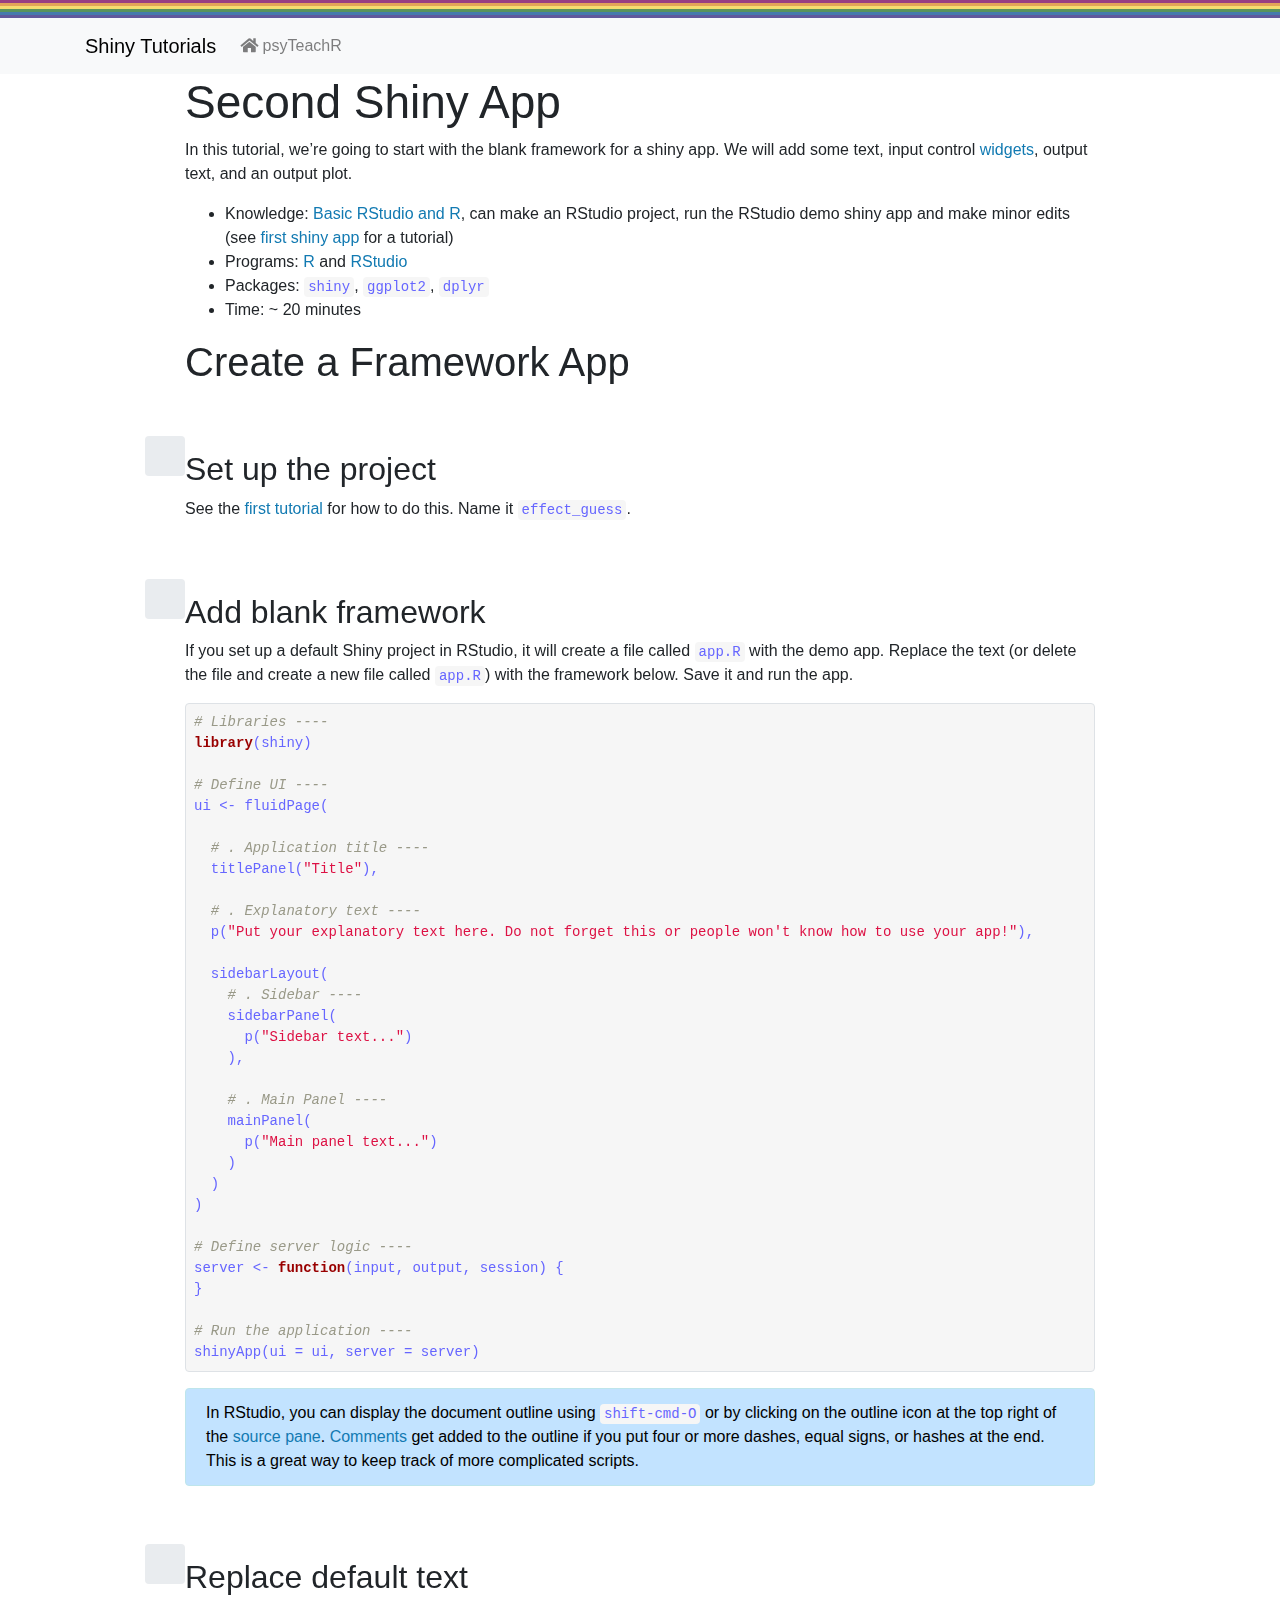
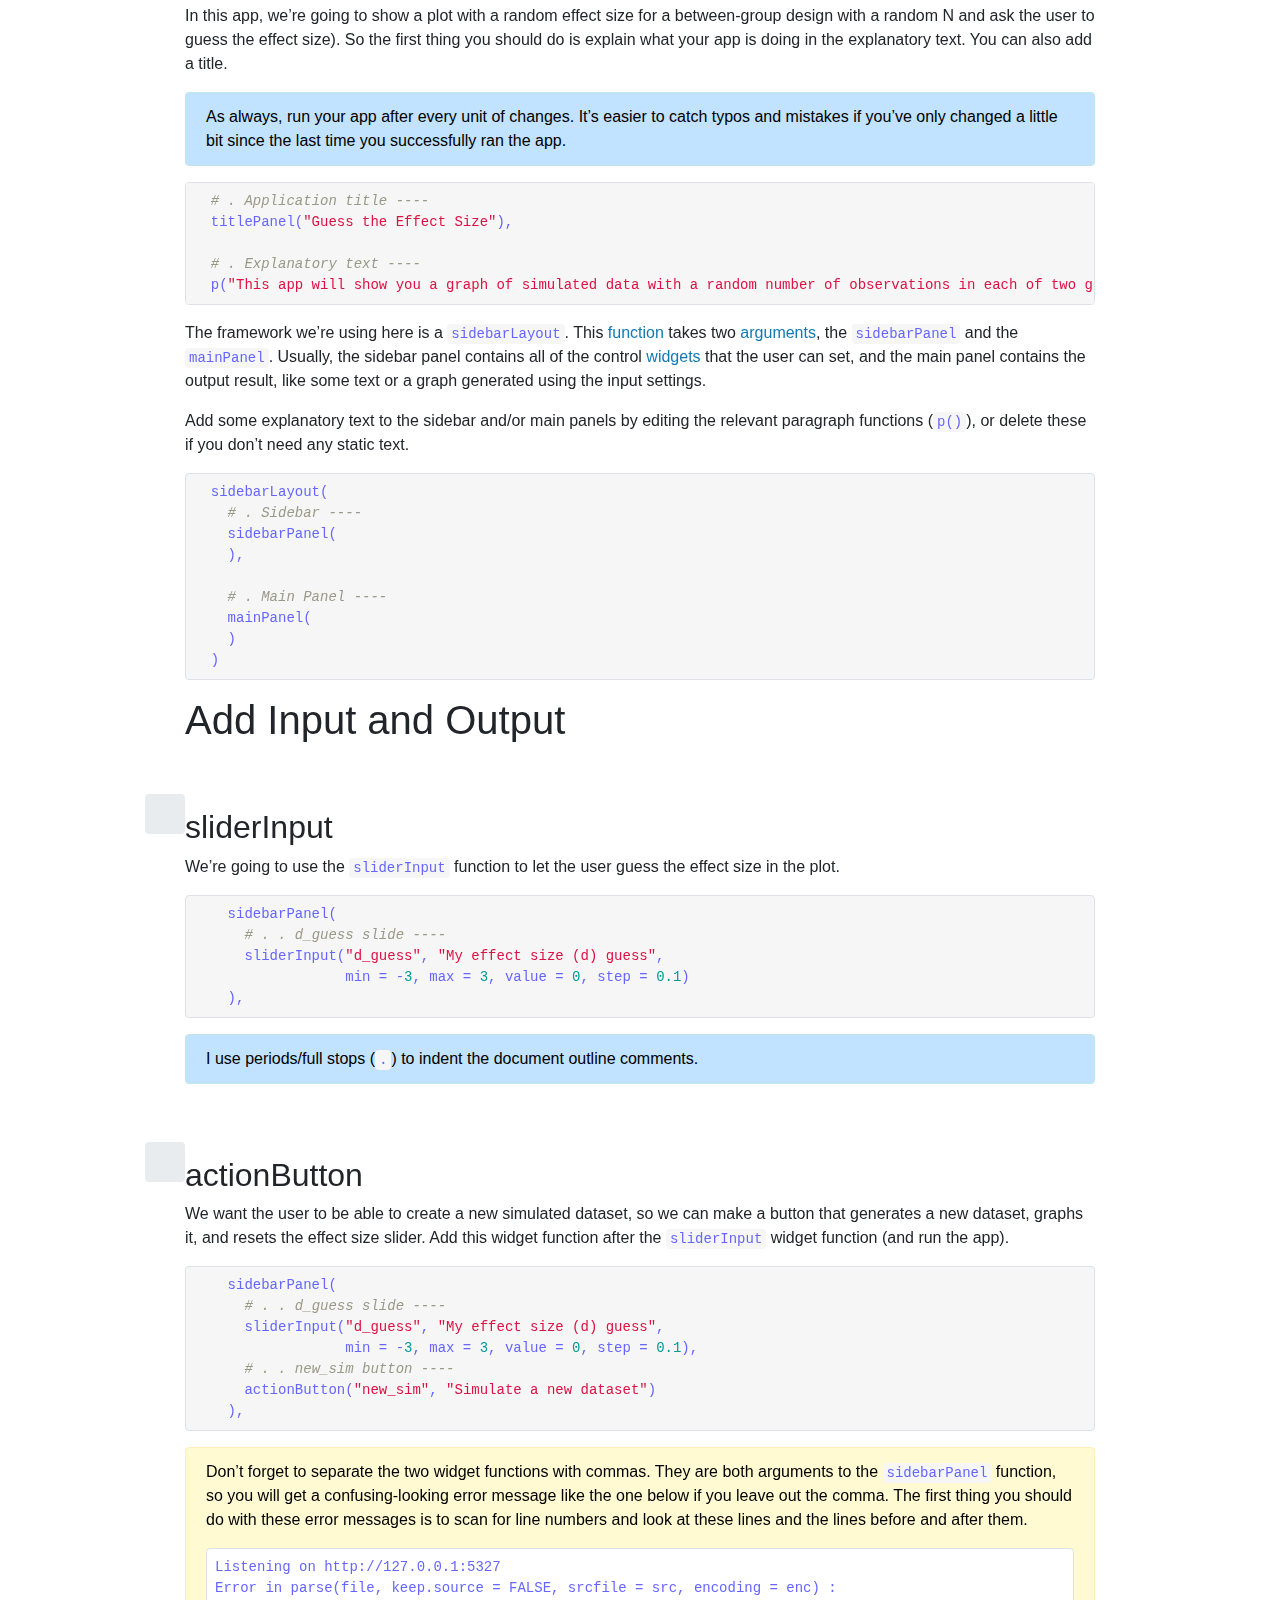
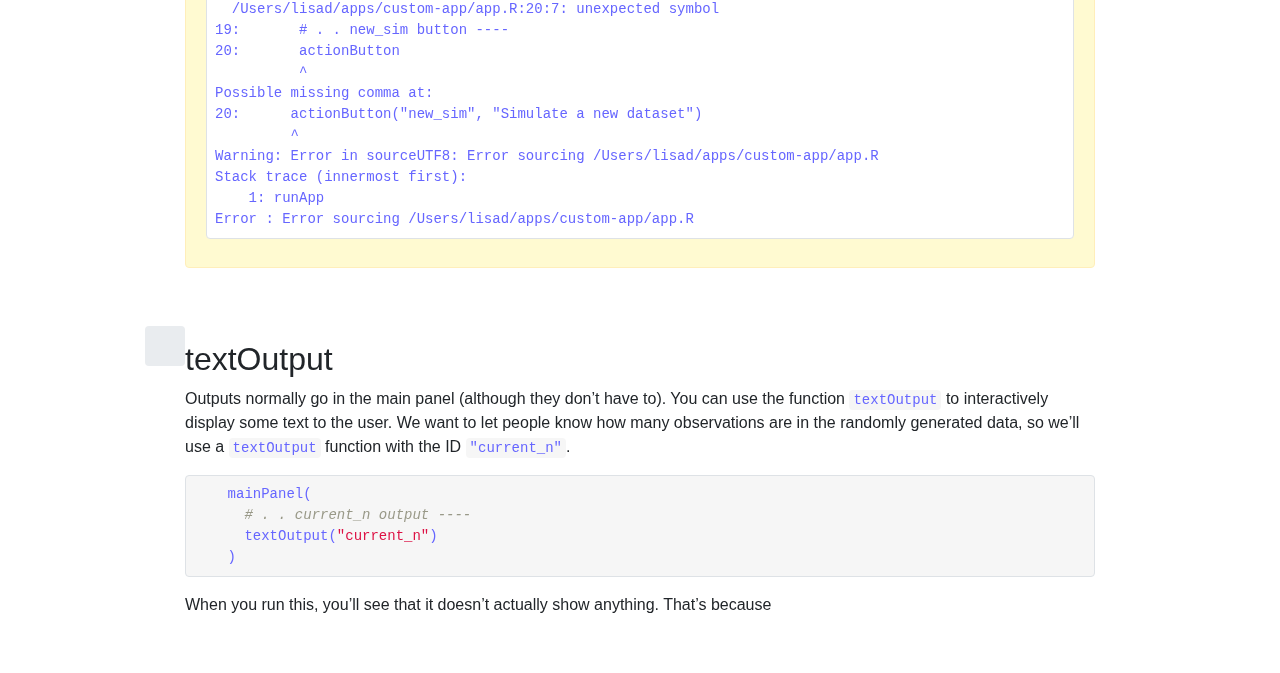
<file: docs/02-custom-app.html>
<!DOCTYPE html>

<html>

<head>

<meta charset="utf-8" />
<meta name="generator" content="pandoc" />
<meta http-equiv="X-UA-Compatible" content="IE=EDGE" />




<title>Second Shiny App</title>

<script src="site_libs/header-attrs-2.11/header-attrs.js"></script>
<script src="site_libs/jquery-3.6.0/jquery-3.6.0.min.js"></script>
<meta name="viewport" content="width=device-width, initial-scale=1, shrink-to-fit=no" />
<link href="site_libs/bootstrap-4.6.0/bootstrap.min.css" rel="stylesheet" />
<script src="site_libs/bootstrap-4.6.0/bootstrap.bundle.min.js"></script>
<script src="site_libs/bs3compat-0.3.0/transition.js"></script>
<script src="site_libs/bs3compat-0.3.0/tabs.js"></script>
<script src="site_libs/bs3compat-0.3.0/bs3compat.js"></script>
<script src="site_libs/navigation-1.1/tabsets.js"></script>
<link href="site_libs/highlightjs-9.12.0/default.css" rel="stylesheet" />
<script src="site_libs/highlightjs-9.12.0/highlight.js"></script>
<link href="site_libs/font-awesome-5.1.0/css/all.css" rel="stylesheet" />
<link href="site_libs/font-awesome-5.1.0/css/v4-shims.css" rel="stylesheet" />
<meta property="og:title" content="Shiny Tutorials">
<meta property="og:description" content="Tutorials from the psyTeachR group on using Shiny for psychology-relevant apps.">
<meta property="og:image" content="images/shinyintro_card.png">
<meta property="og:url" content="https://psyteachr.github.io/shiny-tutorials/">
<meta property="twitter:card" content="summary_large_image">
<link rel="shortcut icon" href="images/shinyintro.png">

<!-- Global site tag (gtag.js) - Google Analytics -->
<script async src="https://www.googletagmanager.com/gtag/js?id=G-6NP3MF25W3"></script>
<script>
  window.dataLayer = window.dataLayer || [];
  function gtag(){dataLayer.push(arguments);}
  gtag('js', new Date());

  gtag('config', 'G-6NP3MF25W3');
</script>

<style type="text/css">
  code{white-space: pre-wrap;}
  span.smallcaps{font-variant: small-caps;}
  span.underline{text-decoration: underline;}
  div.column{display: inline-block; vertical-align: top; width: 50%;}
  div.hanging-indent{margin-left: 1.5em; text-indent: -1.5em;}
  ul.task-list{list-style: none;}
    </style>

<style type="text/css">code{white-space: pre;}</style>
<script type="text/javascript">
if (window.hljs) {
  hljs.configure({languages: []});
  hljs.initHighlightingOnLoad();
  if (document.readyState && document.readyState === "complete") {
    window.setTimeout(function() { hljs.initHighlighting(); }, 0);
  }
}
</script>








<style type = "text/css">
.main-container {
  max-width: 940px;
  margin-left: auto;
  margin-right: auto;
}
img {
  max-width:100%;
}
.tabbed-pane {
  padding-top: 12px;
}
.html-widget {
  margin-bottom: 20px;
}
button.code-folding-btn:focus {
  outline: none;
}
summary {
  display: list-item;
}
pre code {
  padding: 0;
}
</style>


<style type="text/css">
.dropdown-submenu {
  position: relative;
}
.dropdown-submenu>.dropdown-menu {
  top: 0;
  left: 100%;
  margin-top: -6px;
  margin-left: -1px;
  border-radius: 0 6px 6px 6px;
}
.dropdown-submenu:hover>.dropdown-menu {
  display: block;
}
.dropdown-submenu>a:after {
  display: block;
  content: " ";
  float: right;
  width: 0;
  height: 0;
  border-color: transparent;
  border-style: solid;
  border-width: 5px 0 5px 5px;
  border-left-color: #cccccc;
  margin-top: 5px;
  margin-right: -10px;
}
.dropdown-submenu:hover>a:after {
  border-left-color: #adb5bd;
}
.dropdown-submenu.pull-left {
  float: none;
}
.dropdown-submenu.pull-left>.dropdown-menu {
  left: -100%;
  margin-left: 10px;
  border-radius: 6px 0 6px 6px;
}
</style>

<script type="text/javascript">
// manage active state of menu based on current page
$(document).ready(function () {
  // active menu anchor
  href = window.location.pathname
  href = href.substr(href.lastIndexOf('/') + 1)
  if (href === "")
    href = "index.html";
  var menuAnchor = $('a[href="' + href + '"]');

  // mark it active
  menuAnchor.tab('show');

  // if it's got a parent navbar menu mark it active as well
  menuAnchor.closest('li.dropdown').addClass('active');

  // Navbar adjustments
  var navHeight = $(".navbar").first().height() + 15;
  var style = document.createElement('style');
  var pt = "padding-top: " + navHeight + "px; ";
  var mt = "margin-top: -" + navHeight + "px; ";
  var css = "";
  // offset scroll position for anchor links (for fixed navbar)
  for (var i = 1; i <= 6; i++) {
    css += ".section h" + i + "{ " + pt + mt + "}\n";
  }
  style.innerHTML = "body {" + pt + "padding-bottom: 40px; }\n" + css;
  document.head.appendChild(style);
});
</script>

<!-- tabsets -->

<style type="text/css">
.tabset-dropdown > .nav-tabs {
  display: inline-table;
  max-height: 500px;
  min-height: 44px;
  overflow-y: auto;
  border: 1px solid #ddd;
  border-radius: 4px;
}

.tabset-dropdown > .nav-tabs > li.active:before {
  content: "";
  font-family: 'Glyphicons Halflings';
  display: inline-block;
  padding: 10px;
  border-right: 1px solid #ddd;
}

.tabset-dropdown > .nav-tabs.nav-tabs-open > li.active:before {
  content: "&#xe258;";
  border: none;
}

.tabset-dropdown > .nav-tabs.nav-tabs-open:before {
  content: "";
  font-family: 'Glyphicons Halflings';
  display: inline-block;
  padding: 10px;
  border-right: 1px solid #ddd;
}

.tabset-dropdown > .nav-tabs > li.active {
  display: block;
}

.tabset-dropdown > .nav-tabs > li > a,
.tabset-dropdown > .nav-tabs > li > a:focus,
.tabset-dropdown > .nav-tabs > li > a:hover {
  border: none;
  display: inline-block;
  border-radius: 4px;
  background-color: transparent;
}

.tabset-dropdown > .nav-tabs.nav-tabs-open > li {
  display: block;
  float: none;
}

.tabset-dropdown > .nav-tabs > li {
  display: none;
}
</style>

<!-- code folding -->




</head>

<body>


<div class="container-fluid main-container">




<div class="navbar navbar-default  navbar-fixed-top" role="navigation">
  <div class="container">
    <div class="navbar-header">
      <button type="button" class="navbar-toggle collapsed" data-toggle="collapse" data-target="#navbar">
        <span class="icon-bar"></span>
        <span class="icon-bar"></span>
        <span class="icon-bar"></span>
      </button>
      <a class="navbar-brand" href="index.html">Shiny Tutorials</a>
    </div>
    <div id="navbar" class="navbar-collapse collapse">
      <ul class="nav navbar-nav">
        <li>
  <a href="/">
    <span class="fa fa-home"></span>
     
    psyTeachR
  </a>
</li>
      </ul>
      <ul class="nav navbar-nav navbar-right">
        
      </ul>
    </div><!--/.nav-collapse -->
  </div><!--/.container -->
</div><!--/.navbar -->

<div id="header">



<h1 class="title toc-ignore">Second Shiny App</h1>

</div>


<p>In this tutorial, we’re going to start with the blank framework for a shiny app. We will add some text, input control <a href="defs.html#widget">widgets</a>, output text, and an output plot.</p>
<ul>
<li>Knowledge: <a href="https://gupsych.github.io/data_skills/01_intro.html">Basic RStudio and R</a>, can make an RStudio project, run the RStudio demo shiny app and make minor edits (see <a href="01-first-app.html">first shiny app</a> for a tutorial)</li>
<li>Programs: <a href="http://cran.r-project.org/mirrors.html">R</a> and <a href="https://www.rstudio.com/products/rstudio/download3/">RStudio</a></li>
<li>Packages: <code>shiny</code>, <code>ggplot2</code>, <code>dplyr</code></li>
<li>Time: ~ 20 minutes</li>
</ul>
<div id="create-a-framework-app" class="section level1">
<h1>Create a Framework App</h1>
<p><input type="checkbox" class="progress"></p>
<div id="set-up-the-project" class="section level2">
<h2>Set up the project</h2>
<p>See the <a href="01-first-app.html">first tutorial</a> for how to do this. Name it <code>effect_guess</code>.</p>
<p><input type="checkbox" class="progress"></p>
</div>
<div id="add-blank-framework" class="section level2">
<h2>Add blank framework</h2>
<p>If you set up a default Shiny project in RStudio, it will create a file called <code>app.R</code> with the demo app. Replace the text (or delete the file and create a new file called <code>app.R</code>) with the framework below. Save it and run the app.</p>
<pre class="r"><code># Libraries ----
library(shiny)

# Define UI ----
ui &lt;- fluidPage(

  # . Application title ----
  titlePanel(&quot;Title&quot;),

  # . Explanatory text ----
  p(&quot;Put your explanatory text here. Do not forget this or people won&#39;t know how to use your app!&quot;),

  sidebarLayout(
    # . Sidebar ----
    sidebarPanel(
      p(&quot;Sidebar text...&quot;)
    ),

    # . Main Panel ----
    mainPanel(
      p(&quot;Main panel text...&quot;)
    )
  )
)

# Define server logic ----
server &lt;- function(input, output, session) {
}

# Run the application ----
shinyApp(ui = ui, server = server)</code></pre>
<p class="alert alert-info">
In RStudio, you can display the document outline using <code>shift-cmd-O</code> or by clicking on the outline icon at the top right of the <a href="defs.html#panes">source pane</a>. <a href="defs.html#commment">Comments</a> get added to the outline if you put four or more dashes, equal signs, or hashes at the end. This is a great way to keep track of more complicated scripts.
</p>
<p><input type="checkbox" class="progress"></p>
</div>
<div id="replace-default-text" class="section level2">
<h2>Replace default text</h2>
<p>In this app, we’re going to show a plot with a random effect size for a between-group design with a random N and ask the user to guess the effect size). So the first thing you should do is explain what your app is doing in the explanatory text. You can also add a title.</p>
<p class="alert alert-info">
As always, run your app after every unit of changes. It’s easier to catch typos and mistakes if you’ve only changed a little bit since the last time you successfully ran the app.
</p>
<pre class="r"><code>  # . Application title ----
  titlePanel(&quot;Guess the Effect Size&quot;),

  # . Explanatory text ----
  p(&quot;This app will show you a graph of simulated data with a random number of observations in each of two groups and a random effect size. The effect size will be between -3 and 3, your job is to guess the size of the effect.&quot;),</code></pre>
<p>The framework we’re using here is a <code>sidebarLayout</code>. This <a href="defs.html#function">function</a> takes two <a href="defs.html#argument">arguments</a>, the <code>sidebarPanel</code> and the <code>mainPanel</code>. Usually, the sidebar panel contains all of the control <a href="defs.html#widget">widgets</a> that the user can set, and the main panel contains the output result, like some text or a graph generated using the input settings.</p>
<p>Add some explanatory text to the sidebar and/or main panels by editing the relevant paragraph functions (<code>p()</code>), or delete these if you don’t need any static text.</p>
<pre class="r"><code>  sidebarLayout(
    # . Sidebar ----
    sidebarPanel(
    ),

    # . Main Panel ----
    mainPanel(
    )
  )</code></pre>
</div>
</div>
<div id="add-input-and-output" class="section level1">
<h1>Add Input and Output</h1>
<p><input type="checkbox" class="progress"></p>
<div id="sliderinput" class="section level2">
<h2>sliderInput</h2>
<p>We’re going to use the <code>sliderInput</code> function to let the user guess the effect size in the plot.</p>
<pre class="r"><code>    sidebarPanel(
      # . . d_guess slide ----
      sliderInput(&quot;d_guess&quot;, &quot;My effect size (d) guess&quot;,
                  min = -3, max = 3, value = 0, step = 0.1)
    ),</code></pre>
<p class="alert alert-info">
I use periods/full stops (<code>.</code>) to indent the document outline comments.
</p>
<p><input type="checkbox" class="progress"></p>
</div>
<div id="actionbutton" class="section level2">
<h2>actionButton</h2>
<p>We want the user to be able to create a new simulated dataset, so we can make a button that generates a new dataset, graphs it, and resets the effect size slider. Add this widget function after the <code>sliderInput</code> widget function (and run the app).</p>
<pre class="r"><code>    sidebarPanel(
      # . . d_guess slide ----
      sliderInput(&quot;d_guess&quot;, &quot;My effect size (d) guess&quot;,
                  min = -3, max = 3, value = 0, step = 0.1),
      # . . new_sim button ----
      actionButton(&quot;new_sim&quot;, &quot;Simulate a new dataset&quot;)
    ),</code></pre>
<div class="alert alert-warning">
<p>
Don’t forget to separate the two widget functions with commas. They are both arguments to the <code>sidebarPanel</code> function, so you will get a confusing-looking error message like the one below if you leave out the comma. The first thing you should do with these error messages is to scan for line numbers and look at these lines and the lines before and after them.
</p>
<pre><code>Listening on http://127.0.0.1:5327
Error in parse(file, keep.source = FALSE, srcfile = src, encoding = enc) : 
  /Users/lisad/apps/custom-app/app.R:20:7: unexpected symbol
19:       # . . new_sim button ----
20:       actionButton
          ^
Possible missing comma at:
20:      actionButton("new_sim", "Simulate a new dataset")
         ^
Warning: Error in sourceUTF8: Error sourcing /Users/lisad/apps/custom-app/app.R
Stack trace (innermost first):
    1: runApp
Error : Error sourcing /Users/lisad/apps/custom-app/app.R</code></pre>
</div>
<p><input type="checkbox" class="progress"></p>
</div>
<div id="textoutput" class="section level2">
<h2>textOutput</h2>
<p>Outputs normally go in the main panel (although they don’t have to). You can use the function <code>textOutput</code> to interactively display some text to the user. We want to let people know how many observations are in the randomly generated data, so we’ll use a <code>textOutput</code> function with the ID <code>"current_n"</code>.</p>
<pre class="r"><code>    mainPanel(
      # . . current_n output ----
      textOutput(&quot;current_n&quot;)
    )</code></pre>
<p>When you run this, you’ll see that it doesn’t actually show anything. That’s because</p>
</div>
</div>




</div>

<script>

// add bootstrap table styles to pandoc tables
function bootstrapStylePandocTables() {
  $('tr.odd').parent('tbody').parent('table').addClass('table table-condensed');
}
$(document).ready(function () {
  bootstrapStylePandocTables();
});


</script>

<!-- tabsets -->

<script>
$(document).ready(function () {
  window.buildTabsets("TOC");
});

$(document).ready(function () {
  $('.tabset-dropdown > .nav-tabs > li').click(function () {
    $(this).parent().toggleClass('nav-tabs-open');
  });
});
</script>

<!-- code folding -->


<!-- dynamically load mathjax for compatibility with self-contained -->
<script>
  (function () {
    var script = document.createElement("script");
    script.type = "text/javascript";
    script.src  = "https://mathjax.rstudio.com/latest/MathJax.js?config=TeX-AMS-MML_HTMLorMML";
    document.getElementsByTagName("head")[0].appendChild(script);
  })();
</script>

</body>
</html>
</file>
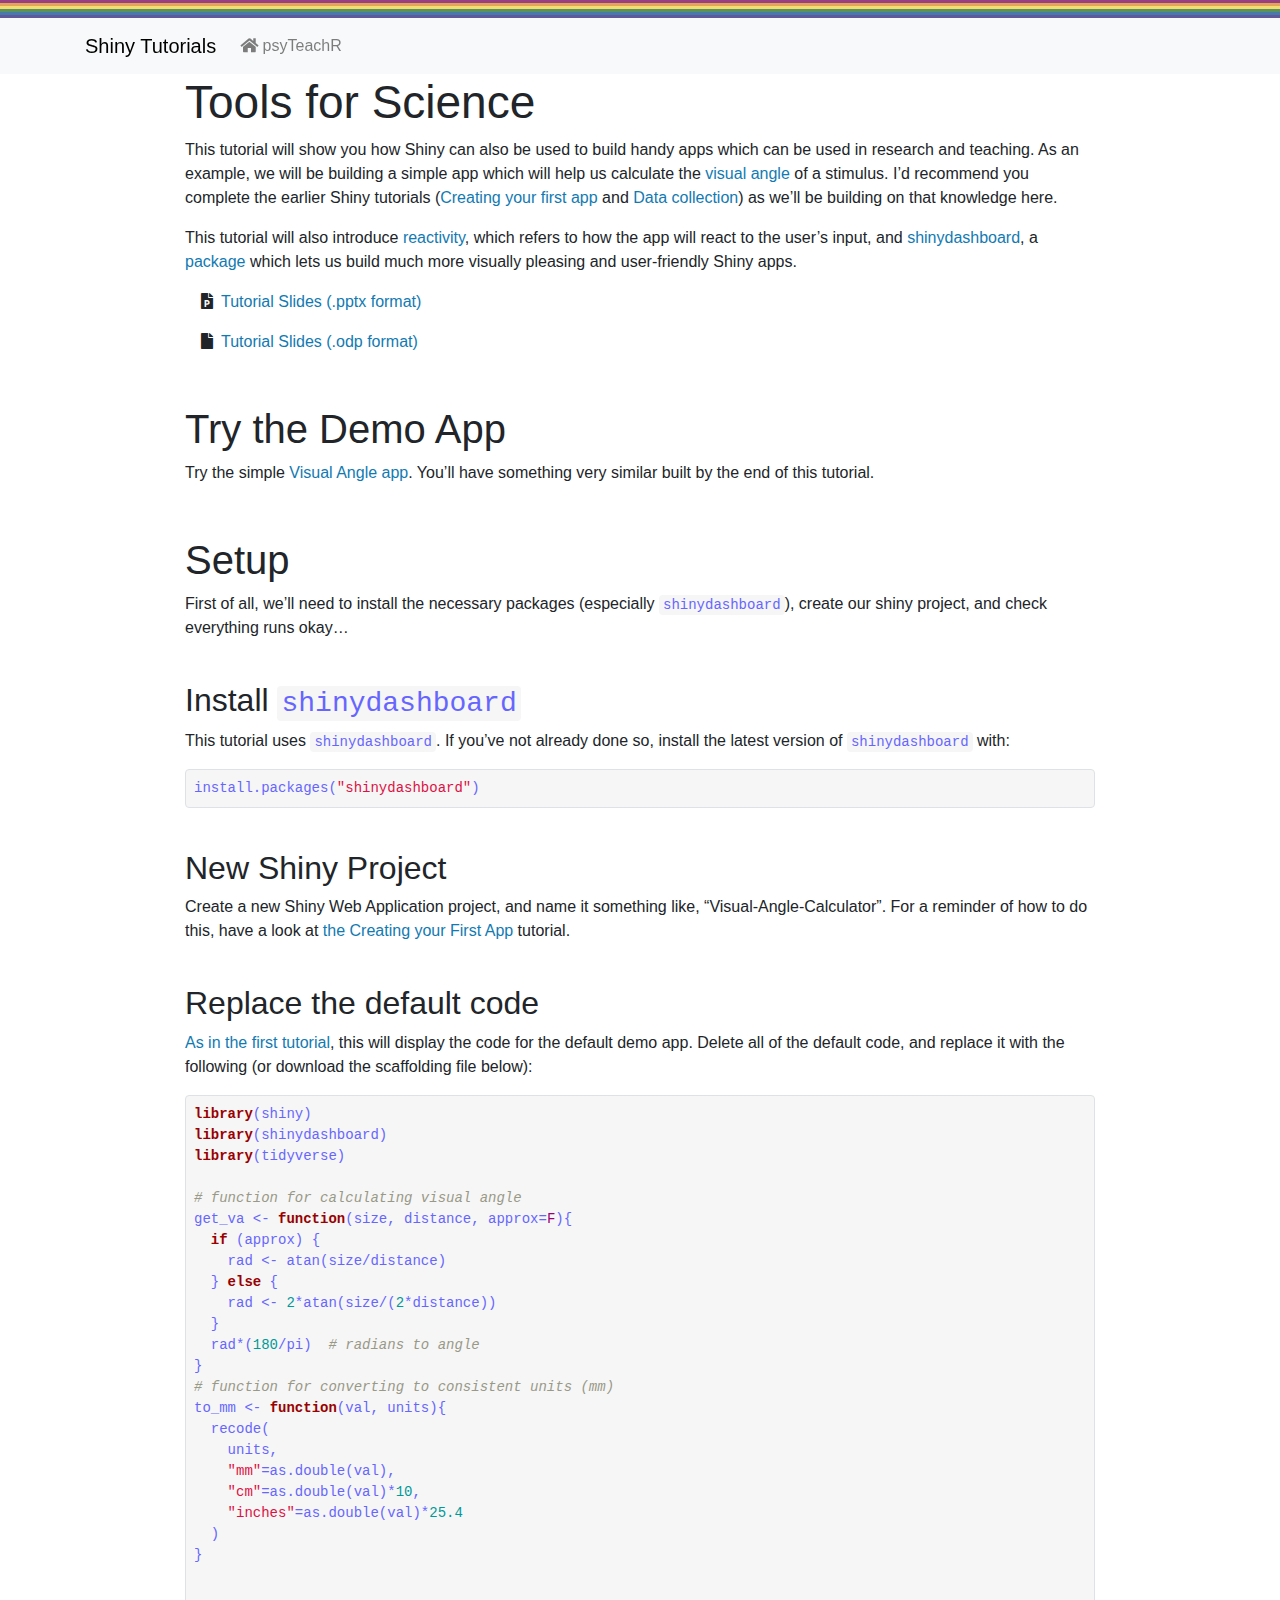
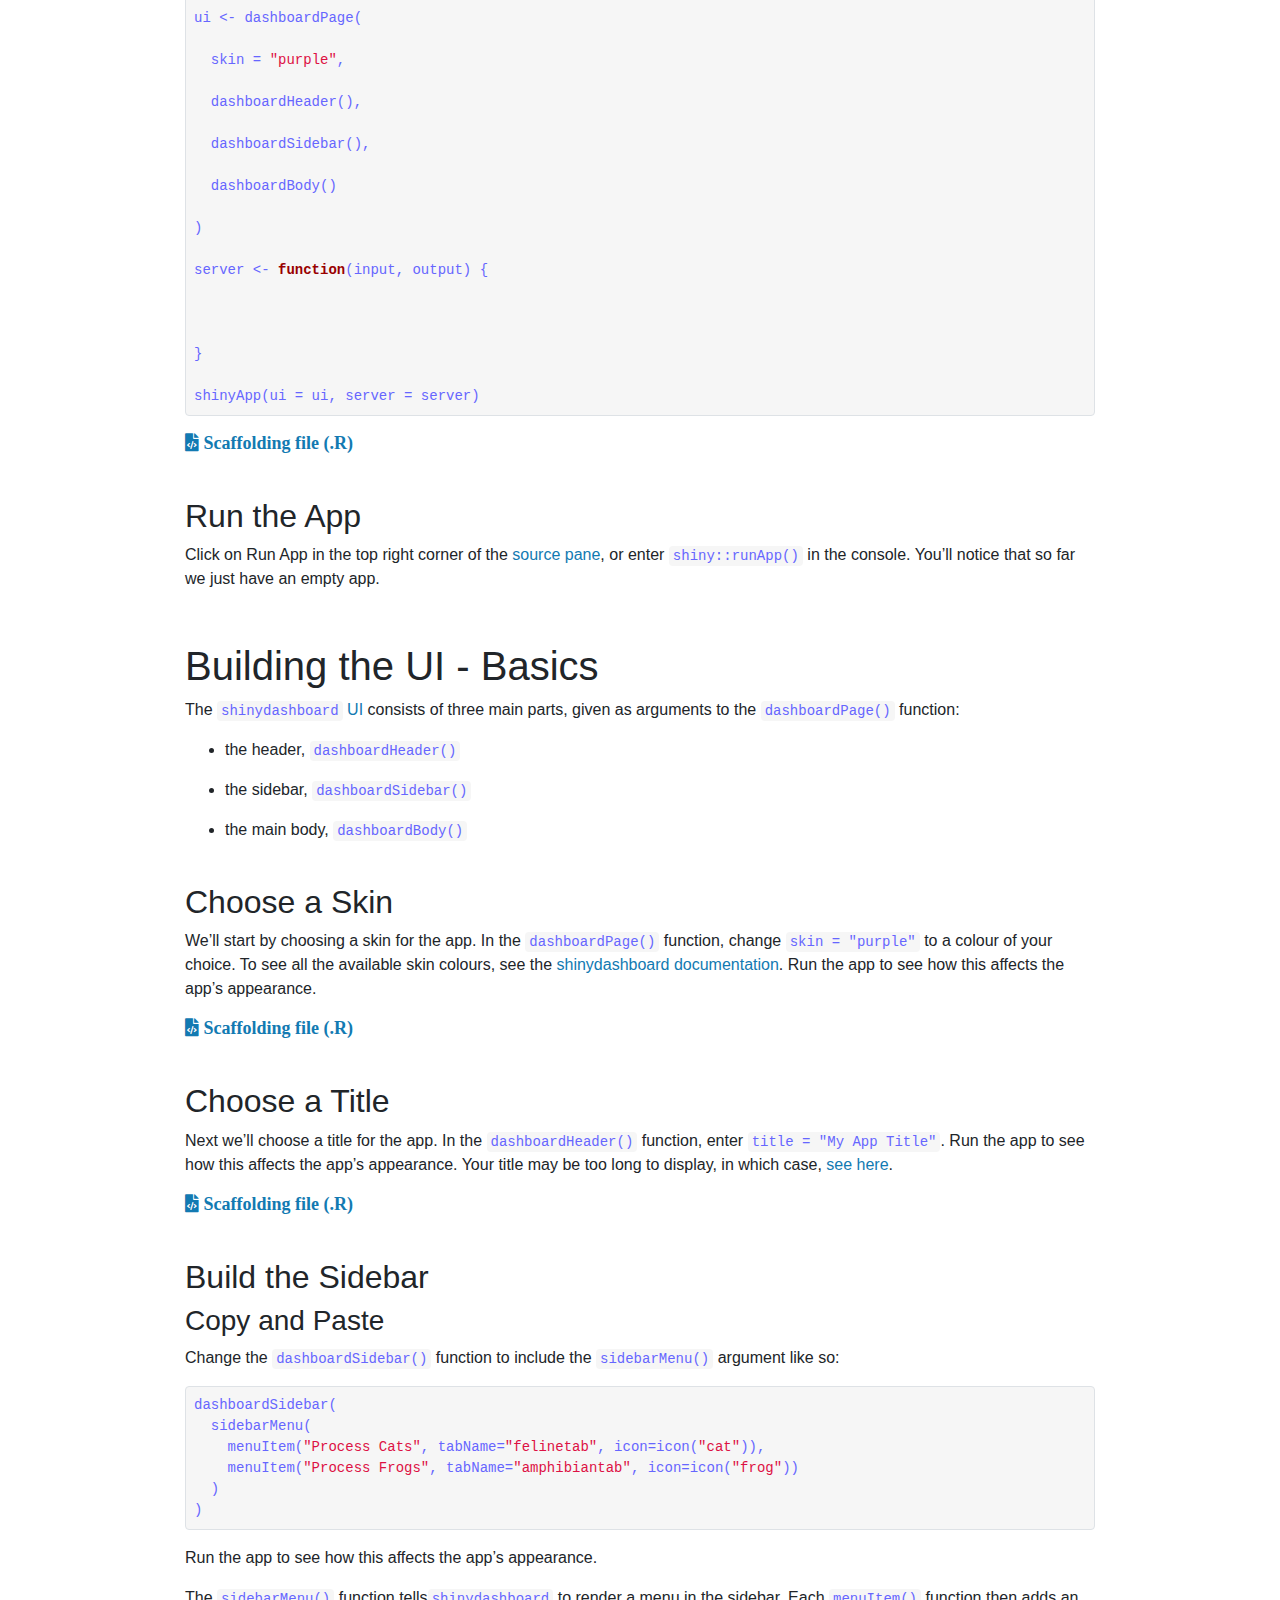
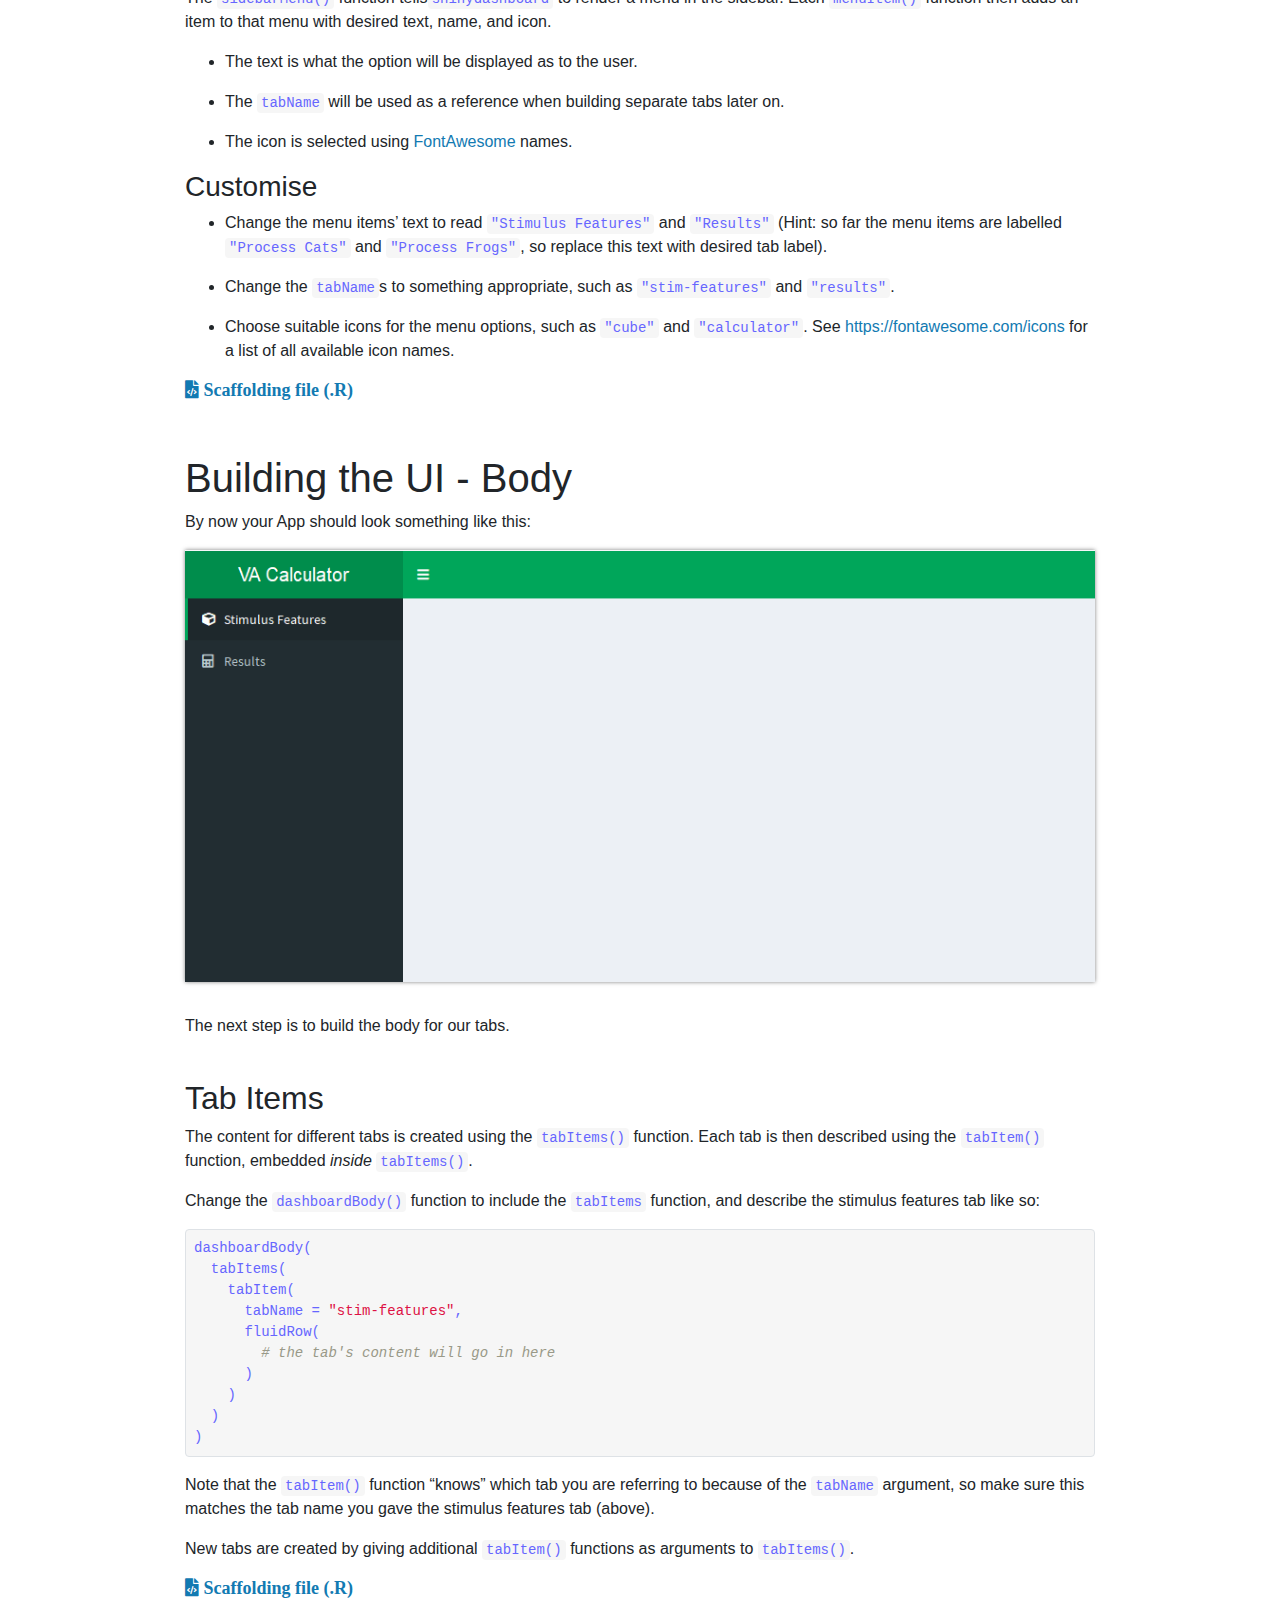
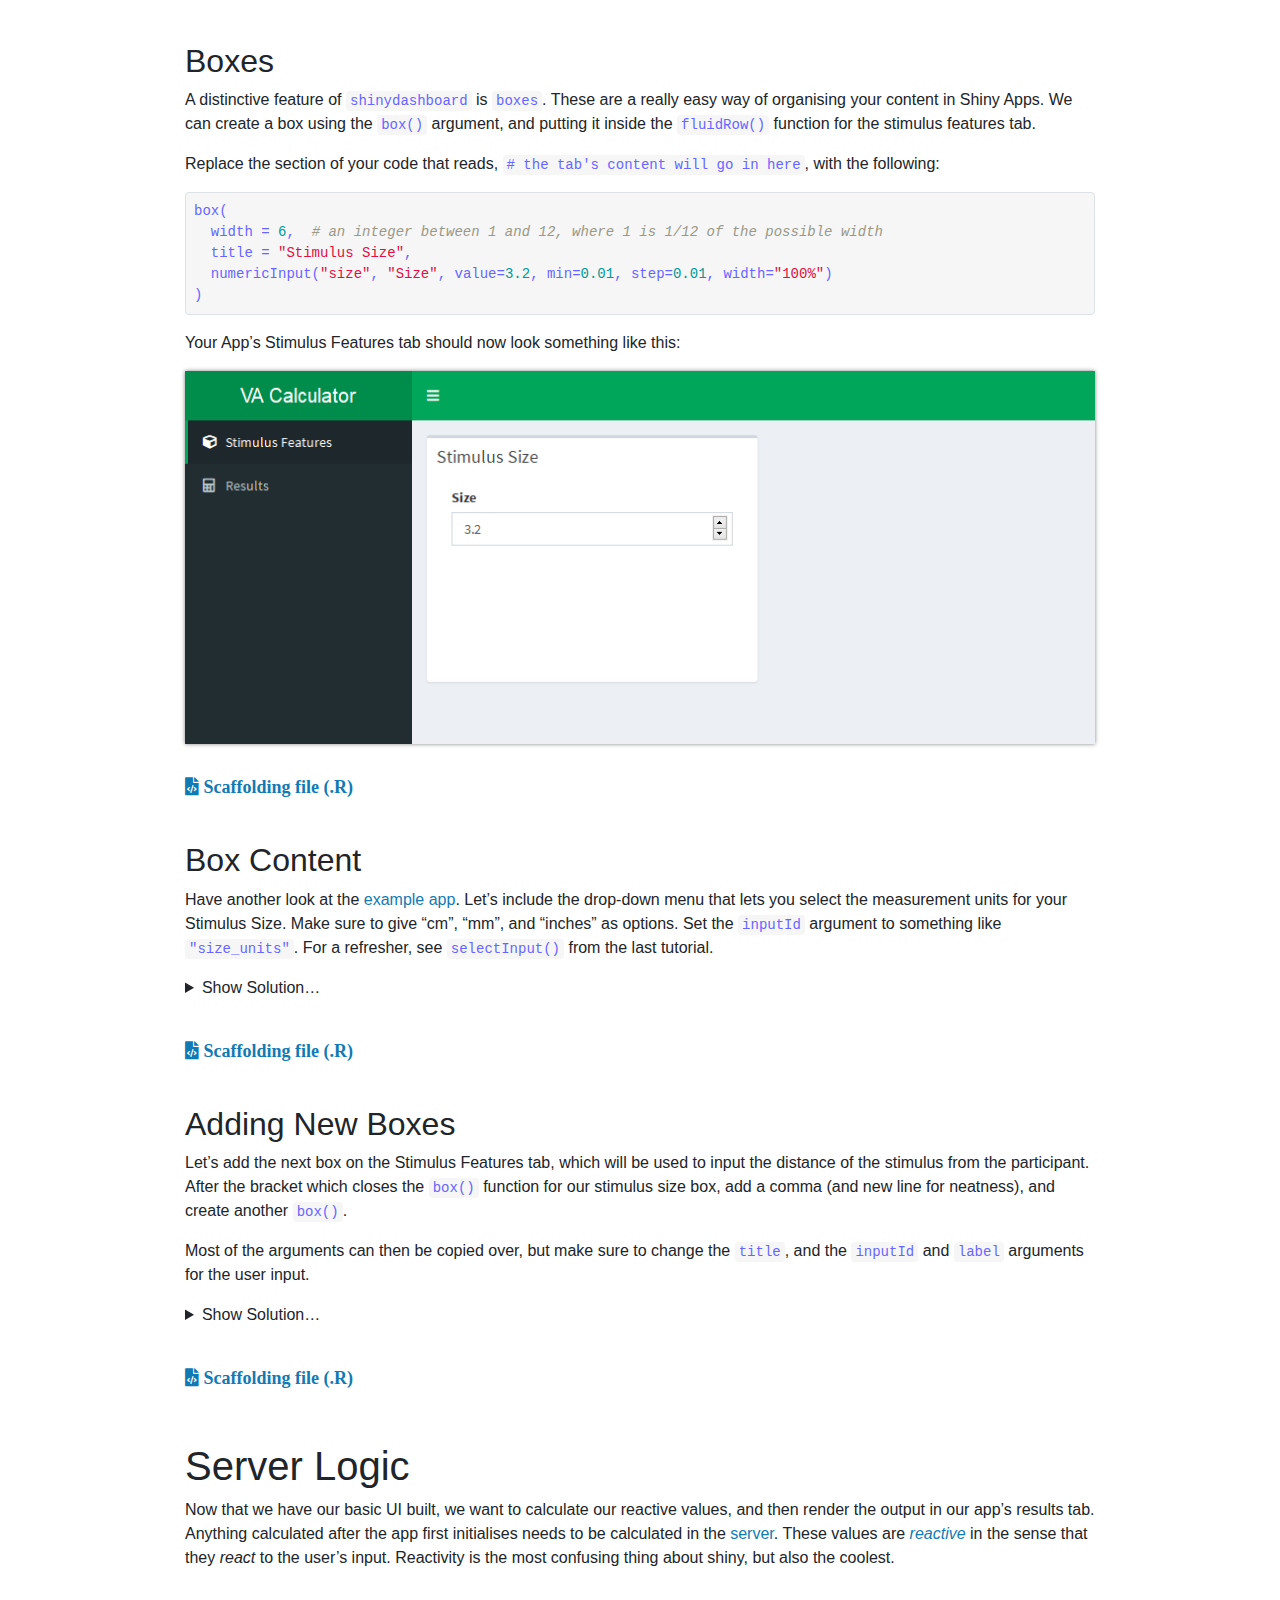
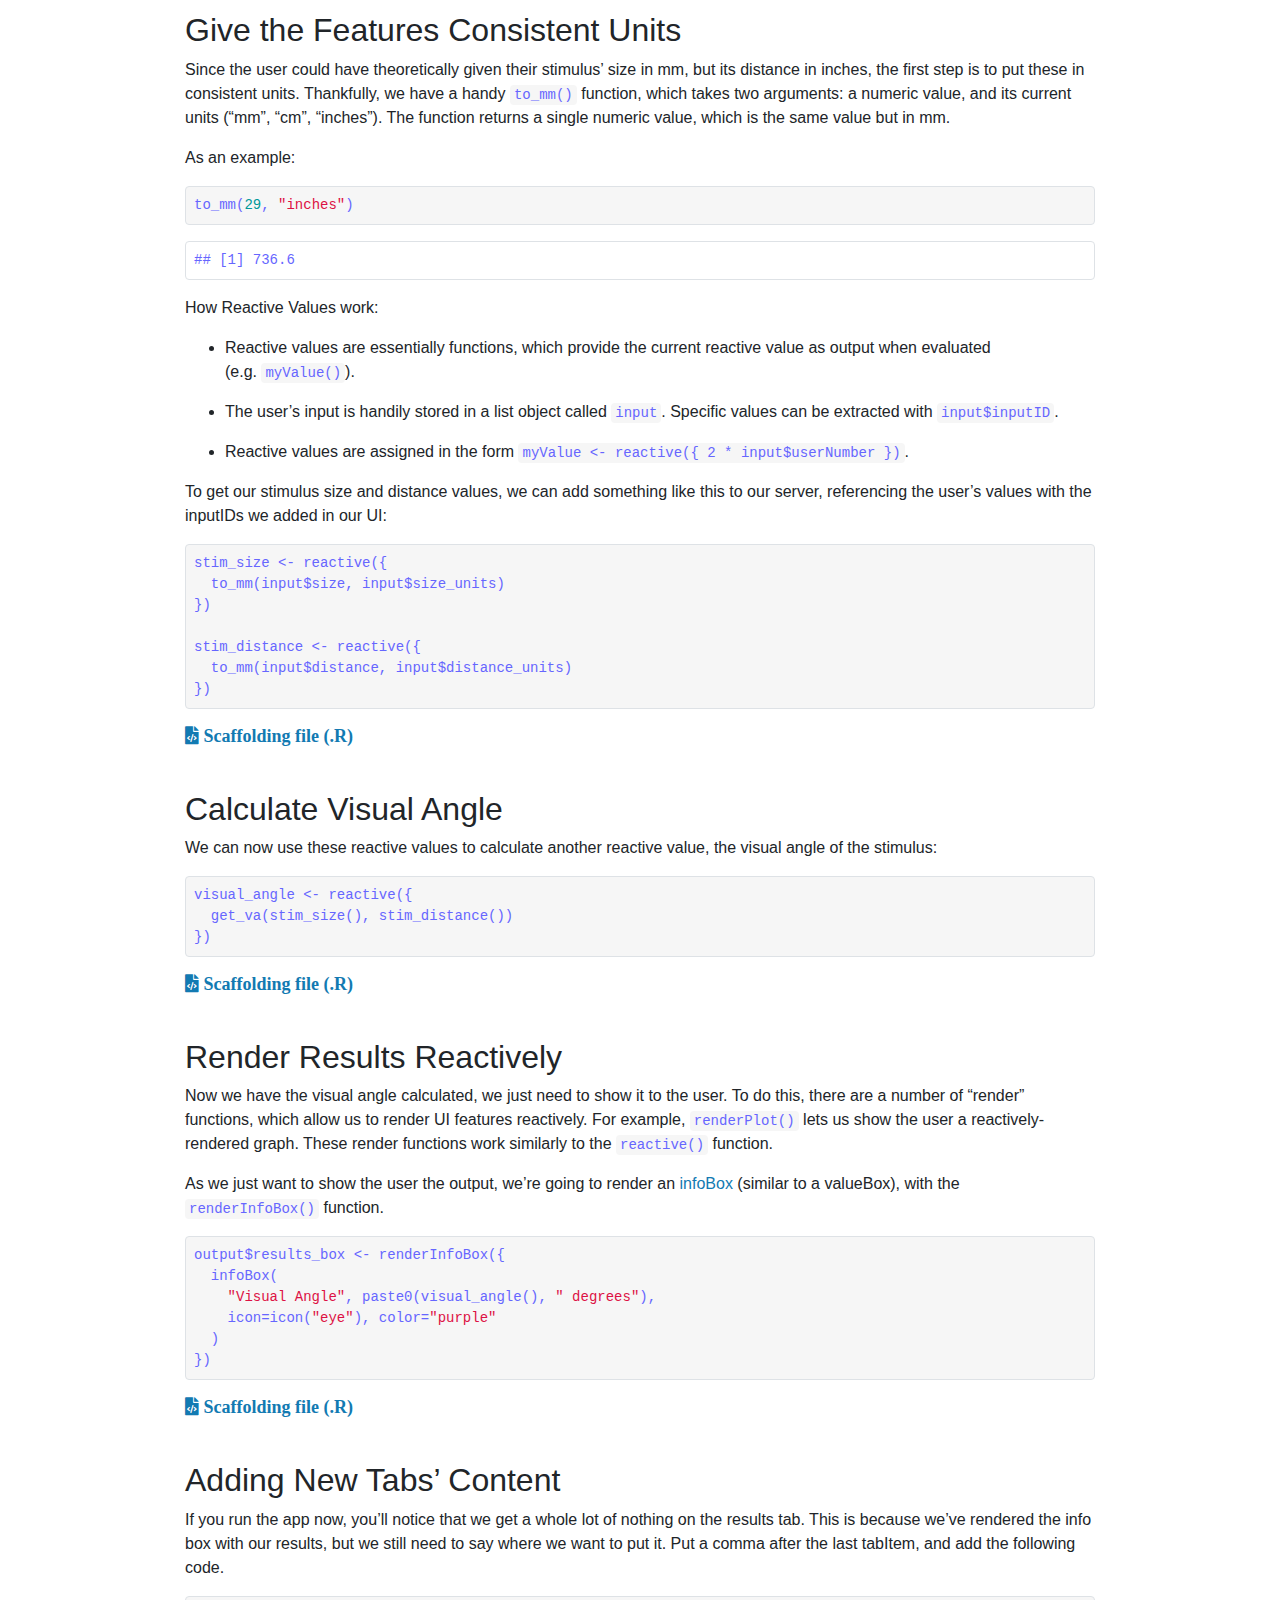
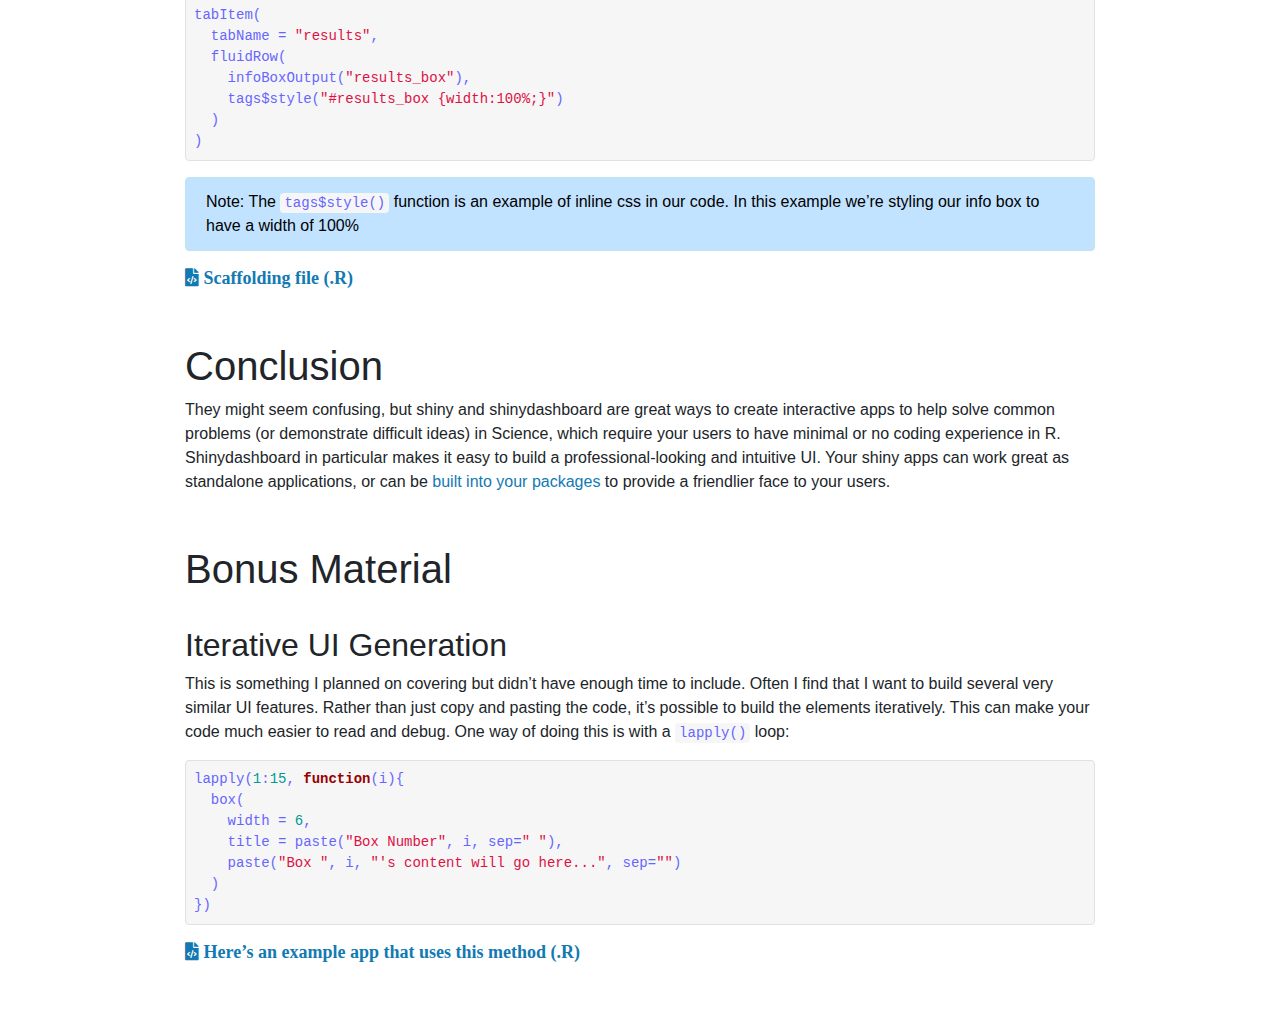
<file: docs/03-science-tools.html>
<!DOCTYPE html>

<html>

<head>

<meta charset="utf-8" />
<meta name="generator" content="pandoc" />
<meta http-equiv="X-UA-Compatible" content="IE=EDGE" />




<title>Tools for Science</title>

<script src="site_libs/header-attrs-2.11/header-attrs.js"></script>
<script src="site_libs/jquery-3.6.0/jquery-3.6.0.min.js"></script>
<meta name="viewport" content="width=device-width, initial-scale=1, shrink-to-fit=no" />
<link href="site_libs/bootstrap-4.6.0/bootstrap.min.css" rel="stylesheet" />
<script src="site_libs/bootstrap-4.6.0/bootstrap.bundle.min.js"></script>
<script src="site_libs/bs3compat-0.3.0/transition.js"></script>
<script src="site_libs/bs3compat-0.3.0/tabs.js"></script>
<script src="site_libs/bs3compat-0.3.0/bs3compat.js"></script>
<script src="site_libs/navigation-1.1/tabsets.js"></script>
<link href="site_libs/highlightjs-9.12.0/default.css" rel="stylesheet" />
<script src="site_libs/highlightjs-9.12.0/highlight.js"></script>
<link href="site_libs/font-awesome-5.1.0/css/all.css" rel="stylesheet" />
<link href="site_libs/font-awesome-5.1.0/css/v4-shims.css" rel="stylesheet" />
<meta property="og:title" content="Shiny Tutorials">
<meta property="og:description" content="Tutorials from the psyTeachR group on using Shiny for psychology-relevant apps.">
<meta property="og:image" content="images/shinyintro_card.png">
<meta property="og:url" content="https://psyteachr.github.io/shiny-tutorials/">
<meta property="twitter:card" content="summary_large_image">
<link rel="shortcut icon" href="images/shinyintro.png">

<!-- Global site tag (gtag.js) - Google Analytics -->
<script async src="https://www.googletagmanager.com/gtag/js?id=G-6NP3MF25W3"></script>
<script>
  window.dataLayer = window.dataLayer || [];
  function gtag(){dataLayer.push(arguments);}
  gtag('js', new Date());

  gtag('config', 'G-6NP3MF25W3');
</script>

<style type="text/css">
  code{white-space: pre-wrap;}
  span.smallcaps{font-variant: small-caps;}
  span.underline{text-decoration: underline;}
  div.column{display: inline-block; vertical-align: top; width: 50%;}
  div.hanging-indent{margin-left: 1.5em; text-indent: -1.5em;}
  ul.task-list{list-style: none;}
    </style>

<style type="text/css">code{white-space: pre;}</style>
<script type="text/javascript">
if (window.hljs) {
  hljs.configure({languages: []});
  hljs.initHighlightingOnLoad();
  if (document.readyState && document.readyState === "complete") {
    window.setTimeout(function() { hljs.initHighlighting(); }, 0);
  }
}
</script>








<style type = "text/css">
.main-container {
  max-width: 940px;
  margin-left: auto;
  margin-right: auto;
}
img {
  max-width:100%;
}
.tabbed-pane {
  padding-top: 12px;
}
.html-widget {
  margin-bottom: 20px;
}
button.code-folding-btn:focus {
  outline: none;
}
summary {
  display: list-item;
}
pre code {
  padding: 0;
}
</style>


<style type="text/css">
.dropdown-submenu {
  position: relative;
}
.dropdown-submenu>.dropdown-menu {
  top: 0;
  left: 100%;
  margin-top: -6px;
  margin-left: -1px;
  border-radius: 0 6px 6px 6px;
}
.dropdown-submenu:hover>.dropdown-menu {
  display: block;
}
.dropdown-submenu>a:after {
  display: block;
  content: " ";
  float: right;
  width: 0;
  height: 0;
  border-color: transparent;
  border-style: solid;
  border-width: 5px 0 5px 5px;
  border-left-color: #cccccc;
  margin-top: 5px;
  margin-right: -10px;
}
.dropdown-submenu:hover>a:after {
  border-left-color: #adb5bd;
}
.dropdown-submenu.pull-left {
  float: none;
}
.dropdown-submenu.pull-left>.dropdown-menu {
  left: -100%;
  margin-left: 10px;
  border-radius: 6px 0 6px 6px;
}
</style>

<script type="text/javascript">
// manage active state of menu based on current page
$(document).ready(function () {
  // active menu anchor
  href = window.location.pathname
  href = href.substr(href.lastIndexOf('/') + 1)
  if (href === "")
    href = "index.html";
  var menuAnchor = $('a[href="' + href + '"]');

  // mark it active
  menuAnchor.tab('show');

  // if it's got a parent navbar menu mark it active as well
  menuAnchor.closest('li.dropdown').addClass('active');

  // Navbar adjustments
  var navHeight = $(".navbar").first().height() + 15;
  var style = document.createElement('style');
  var pt = "padding-top: " + navHeight + "px; ";
  var mt = "margin-top: -" + navHeight + "px; ";
  var css = "";
  // offset scroll position for anchor links (for fixed navbar)
  for (var i = 1; i <= 6; i++) {
    css += ".section h" + i + "{ " + pt + mt + "}\n";
  }
  style.innerHTML = "body {" + pt + "padding-bottom: 40px; }\n" + css;
  document.head.appendChild(style);
});
</script>

<!-- tabsets -->

<style type="text/css">
.tabset-dropdown > .nav-tabs {
  display: inline-table;
  max-height: 500px;
  min-height: 44px;
  overflow-y: auto;
  border: 1px solid #ddd;
  border-radius: 4px;
}

.tabset-dropdown > .nav-tabs > li.active:before {
  content: "";
  font-family: 'Glyphicons Halflings';
  display: inline-block;
  padding: 10px;
  border-right: 1px solid #ddd;
}

.tabset-dropdown > .nav-tabs.nav-tabs-open > li.active:before {
  content: "&#xe258;";
  border: none;
}

.tabset-dropdown > .nav-tabs.nav-tabs-open:before {
  content: "";
  font-family: 'Glyphicons Halflings';
  display: inline-block;
  padding: 10px;
  border-right: 1px solid #ddd;
}

.tabset-dropdown > .nav-tabs > li.active {
  display: block;
}

.tabset-dropdown > .nav-tabs > li > a,
.tabset-dropdown > .nav-tabs > li > a:focus,
.tabset-dropdown > .nav-tabs > li > a:hover {
  border: none;
  display: inline-block;
  border-radius: 4px;
  background-color: transparent;
}

.tabset-dropdown > .nav-tabs.nav-tabs-open > li {
  display: block;
  float: none;
}

.tabset-dropdown > .nav-tabs > li {
  display: none;
}
</style>

<!-- code folding -->




</head>

<body>


<div class="container-fluid main-container">




<div class="navbar navbar-default  navbar-fixed-top" role="navigation">
  <div class="container">
    <div class="navbar-header">
      <button type="button" class="navbar-toggle collapsed" data-toggle="collapse" data-target="#navbar">
        <span class="icon-bar"></span>
        <span class="icon-bar"></span>
        <span class="icon-bar"></span>
      </button>
      <a class="navbar-brand" href="index.html">Shiny Tutorials</a>
    </div>
    <div id="navbar" class="navbar-collapse collapse">
      <ul class="nav navbar-nav">
        <li>
  <a href="/">
    <span class="fa fa-home"></span>
     
    psyTeachR
  </a>
</li>
      </ul>
      <ul class="nav navbar-nav navbar-right">
        
      </ul>
    </div><!--/.nav-collapse -->
  </div><!--/.container -->
</div><!--/.navbar -->

<div id="header">



<h1 class="title toc-ignore">Tools for Science</h1>

</div>


<style type="text/css">
/* more spacing before headings */
.section h1 {padding-top: 90px;}
.section h2 {padding-top: 80px;}
</style>
<p>This tutorial will show you how Shiny can also be used to build handy apps which can be used in research and teaching. As an example, we will be building a simple app which will help us calculate the <a href="https://en.wikipedia.org/wiki/Visual_angle">visual angle</a> of a stimulus. I’d recommend you complete the earlier Shiny tutorials (<a href="01-first-app.html">Creating your first app</a> and <a href="data-input.html">Data collection</a>) as we’ll be building on that knowledge here.</p>
<p>This tutorial will also introduce <a href="https://shiny.rstudio.com/articles/understanding-reactivity.html">reactivity</a>, which refers to how the app will react to the user’s input, and <a href="https://rstudio.github.io/shinydashboard/">shinydashboard</a>, a <a href="defs.html#package">package</a> which lets us build much more visually pleasing and user-friendly Shiny apps.</p>
<p> <i class="fa fa-file-powerpoint"></i> <a href="pres/03-science-tools.pptx">Tutorial Slides (.pptx format)</a></p>
<p> <i class="fa fa-file"></i> <a href="pres/03-science-tools.odp">Tutorial Slides (.odp format)</a></p>
<div id="try-the-demo-app" class="section level1">
<h1>Try the Demo App</h1>
<p>Try the simple <a href="http://shiny.psy.gla.ac.uk/jackt/VisualAngle/">Visual Angle app</a>. You’ll have something very similar built by the end of this tutorial.</p>
</div>
<div id="setup" class="section level1">
<h1>Setup</h1>
<p>First of all, we’ll need to install the necessary packages (especially <code>shinydashboard</code>), create our shiny project, and check everything runs okay…</p>
<div id="install-shinydashboard" class="section level2">
<h2>Install <code>shinydashboard</code></h2>
<p>This tutorial uses <code>shinydashboard</code>. If you’ve not already done so, install the latest version of <code>shinydashboard</code> with:</p>
<pre class="r"><code>install.packages(&quot;shinydashboard&quot;)</code></pre>
</div>
<div id="new-shiny-project" class="section level2">
<h2>New Shiny Project</h2>
<p>Create a new Shiny Web Application project, and name it something like, “Visual-Angle-Calculator”. For a reminder of how to do this, have a look at <a href="01-first-app.html">the Creating your First App</a> tutorial.</p>
</div>
<div id="replace-the-default-code" class="section level2">
<h2>Replace the default code</h2>
<p><a href="01-first-app.html#14_default_demo_app">As in the first tutorial</a>, this will display the code for the default demo app. Delete all of the default code, and replace it with the following (or download the scaffolding file below):</p>
<pre class="r"><code>library(shiny)
library(shinydashboard)
library(tidyverse)

# function for calculating visual angle
get_va &lt;- function(size, distance, approx=F){
  if (approx) {
    rad &lt;- atan(size/distance)
  } else {
    rad &lt;- 2*atan(size/(2*distance))
  }
  rad*(180/pi)  # radians to angle
}
# function for converting to consistent units (mm)
to_mm &lt;- function(val, units){
  recode(
    units,
    &quot;mm&quot;=as.double(val),
    &quot;cm&quot;=as.double(val)*10,
    &quot;inches&quot;=as.double(val)*25.4
  )
}


ui &lt;- dashboardPage(
  
  skin = &quot;purple&quot;,
  
  dashboardHeader(),
  
  dashboardSidebar(),
  
  dashboardBody()
  
)

server &lt;- function(input, output) {
  
  
  
}

shinyApp(ui = ui, server = server)</code></pre>
<p><a href="scaffolding_files/03-science-tools/01-base.R" download><i class="fas fa-file-code" style="font-size:18px;"> Scaffolding file (.R)</i></a></p>
</div>
<div id="run-the-app" class="section level2">
<h2>Run the App</h2>
<p>Click on Run App in the top right corner of the <a href="defs.html#panes">source pane</a>, or enter <code>shiny::runApp()</code> in the console. You’ll notice that so far we just have an empty app.</p>
</div>
</div>
<div id="building-the-ui---basics" class="section level1">
<h1>Building the UI - Basics</h1>
<p>The <code>shinydashboard</code> <a href="defs.html#ui">UI</a> consists of three main parts, given as arguments to the <code>dashboardPage()</code> function:</p>
<ul>
<li><p>the header, <code>dashboardHeader()</code></p></li>
<li><p>the sidebar, <code>dashboardSidebar()</code></p></li>
<li><p>the main body, <code>dashboardBody()</code></p></li>
</ul>
<div id="choose-a-skin" class="section level2">
<h2>Choose a Skin</h2>
<p>We’ll start by choosing a skin for the app. In the <code>dashboardPage()</code> function, change <code>skin = "purple"</code> to a colour of your choice. To see all the available skin colours, see the <a href="https://rstudio.github.io/shinydashboard/appearance.html">shinydashboard documentation</a>. Run the app to see how this affects the app’s appearance.</p>
<p><a href="scaffolding_files/03-science-tools/02-change-skin.R" download><i class="fas fa-file-code" style="font-size:18px;"> Scaffolding file (.R)</i></a></p>
</div>
<div id="choose-a-title" class="section level2">
<h2>Choose a Title</h2>
<p>Next we’ll choose a title for the app. In the <code>dashboardHeader()</code> function, enter <code>title = "My App Title"</code>. Run the app to see how this affects the app’s appearance. Your title may be too long to display, in which case, <a href="https://rstudio.github.io/shinydashboard/appearance.html#long-titles">see here</a>.</p>
<p><a href="scaffolding_files/03-science-tools/03-change-title.R" download><i class="fas fa-file-code" style="font-size:18px;"> Scaffolding file (.R)</i></a></p>
</div>
<div id="build-the-sidebar" class="section level2">
<h2>Build the Sidebar</h2>
<div id="copy-and-paste" class="section level3">
<h3>Copy and Paste</h3>
<p>Change the <code>dashboardSidebar()</code> function to include the <code>sidebarMenu()</code> argument like so:</p>
<pre class="r"><code>dashboardSidebar(
  sidebarMenu(
    menuItem(&quot;Process Cats&quot;, tabName=&quot;felinetab&quot;, icon=icon(&quot;cat&quot;)),
    menuItem(&quot;Process Frogs&quot;, tabName=&quot;amphibiantab&quot;, icon=icon(&quot;frog&quot;))
  )
)</code></pre>
<p>Run the app to see how this affects the app’s appearance.</p>
<p>The <code>sidebarMenu()</code> function tells<code>shinydashboard</code> to render a menu in the sidebar. Each <code>menuItem()</code> function then adds an item to that menu with desired text, name, and icon.</p>
<ul>
<li><p>The text is what the option will be displayed as to the user.</p></li>
<li><p>The <code>tabName</code> will be used as a reference when building separate tabs later on.</p></li>
<li><p>The icon is selected using <a href="https://fontawesome.com/icons">FontAwesome</a> names.</p></li>
</ul>
</div>
<div id="customise" class="section level3">
<h3>Customise</h3>
<ul>
<li><p>Change the menu items’ text to read <code>"Stimulus Features"</code> and <code>"Results"</code> (Hint: so far the menu items are labelled <code>"Process Cats"</code> and <code>"Process Frogs"</code>, so replace this text with desired tab label).</p></li>
<li><p>Change the <code>tabName</code>s to something appropriate, such as <code>"stim-features"</code> and <code>"results"</code>.</p></li>
<li><p>Choose suitable icons for the menu options, such as <code>"cube"</code> and <code>"calculator"</code>. See <a href="https://fontawesome.com/icons">https://fontawesome.com/icons</a> for a list of all available icon names.</p></li>
</ul>
<p><a href="scaffolding_files/03-science-tools/04-build-sidebar.R" download><i class="fas fa-file-code" style="font-size:18px;"> Scaffolding file (.R)</i></a></p>
</div>
</div>
</div>
<div id="building-the-ui---body" class="section level1">
<h1>Building the UI - Body</h1>
<p>By now your App should look something like this:</p>
<p><img src="images/03-science-tools/01-bare-app.png" /></p>
<p>The next step is to build the body for our tabs.</p>
<div id="tab-items" class="section level2">
<h2>Tab Items</h2>
<p>The content for different tabs is created using the <code>tabItems()</code> function. Each tab is then described using the <code>tabItem()</code> function, embedded <em>inside</em> <code>tabItems()</code>.</p>
<p>Change the <code>dashboardBody()</code> function to include the <code>tabItems</code> function, and describe the stimulus features tab like so:</p>
<pre class="r"><code>dashboardBody(
  tabItems(
    tabItem(
      tabName = &quot;stim-features&quot;,
      fluidRow(
        # the tab&#39;s content will go in here
      )
    )
  )
)</code></pre>
<p>Note that the <code>tabItem()</code> function “knows” which tab you are referring to because of the <code>tabName</code> argument, so make sure this matches the tab name you gave the stimulus features tab (above).</p>
<p>New tabs are created by giving additional <code>tabItem()</code> functions as arguments to <code>tabItems()</code>.</p>
<p><a href="scaffolding_files/03-science-tools/05-tab-items.R" download><i class="fas fa-file-code" style="font-size:18px;"> Scaffolding file (.R)</i></a></p>
</div>
<div id="boxes" class="section level2">
<h2>Boxes</h2>
<p>A distinctive feature of <code>shinydashboard</code> is <a href="https://rstudio.github.io/shinydashboard/structure.html#boxes"><code>boxes</code></a>. These are a really easy way of organising your content in Shiny Apps. We can create a box using the <code>box()</code> argument, and putting it inside the <code>fluidRow()</code> function for the stimulus features tab.</p>
<p>Replace the section of your code that reads, <code># the tab's content will go in here</code>, with the following:</p>
<pre class="r"><code>box(
  width = 6,  # an integer between 1 and 12, where 1 is 1/12 of the possible width
  title = &quot;Stimulus Size&quot;,
  numericInput(&quot;size&quot;, &quot;Size&quot;, value=3.2, min=0.01, step=0.01, width=&quot;100%&quot;)
)</code></pre>
<p>Your App’s Stimulus Features tab should now look something like this:</p>
<p><img src="images/03-science-tools/02-first-box.png" /></p>
<p><a href="scaffolding_files/03-science-tools/06-boxes.R"><i class="fas fa-file-code" style="font-size:18px;"> Scaffolding file (.R)</i></a></p>
</div>
<div id="box-content" class="section level2">
<h2>Box Content</h2>
<p>Have another look at the <a href="http://shiny.psy.gla.ac.uk/jackt/VisualAngle/">example app</a>. Let’s include the drop-down menu that lets you select the measurement units for your Stimulus Size. Make sure to give “cm”, “mm”, and “inches” as options. Set the <code>inputId</code> argument to something like <code>"size_units"</code>. For a refresher, see <a href="data-input.html#Data-Widgets"><code>selectInput()</code></a> from the last tutorial.</p>
<details>
<summary>
Show Solution…
</summary>
<pre class="r"><code>selectInput(&quot;size_units&quot;, &quot;Units&quot;, c(&quot;cm&quot;, &quot;mm&quot;, &quot;inches&quot;))</code></pre>
</details>
<p>  </p>
<p><a href="scaffolding_files/03-science-tools/07-box-content.R" download><i class="fas fa-file-code" style="font-size:18px;"> Scaffolding file (.R)</i></a></p>
</div>
<div id="adding-new-boxes" class="section level2">
<h2>Adding New Boxes</h2>
<p>Let’s add the next box on the Stimulus Features tab, which will be used to input the distance of the stimulus from the participant. After the bracket which closes the <code>box()</code> function for our stimulus size box, add a comma (and new line for neatness), and create another <code>box()</code>.</p>
<p>Most of the arguments can then be copied over, but make sure to change the <code>title</code>, and the <code>inputId</code> and <code>label</code> arguments for the user input.</p>
<details>
<summary>
Show Solution…
</summary>
<pre class="r"><code>box(
  width = 6,  # an integer between 1 and 12, where 1 is 1/12 of the possible width
  title = &quot;Stimulus Distance&quot;,
  numericInput(&quot;distance&quot;, &quot;Distance&quot;, value=3.2, min=0.01, step=0.01, width=&quot;100%&quot;),
  selectInput(&quot;distance_units&quot;, &quot;Units&quot;, c(&quot;cm&quot;, &quot;mm&quot;, &quot;inches&quot;))
)</code></pre>
</details>
<p>  </p>
<p><a href="scaffolding_files/03-science-tools/08-adding-new-boxes.R" download><i class="fas fa-file-code" style="font-size:18px;"> Scaffolding file (.R)</i></a></p>
</div>
</div>
<div id="server-logic" class="section level1">
<h1>Server Logic</h1>
<p>Now that we have our basic UI built, we want to calculate our reactive values, and then render the output in our app’s results tab. Anything calculated after the app first initialises needs to be calculated in the <a href="defs.html#server">server</a>. These values are <a href="defs.html#reactivity"><em>reactive</em></a> in the sense that they <em>react</em> to the user’s input. Reactivity is the most confusing thing about shiny, but also the coolest.</p>
<div id="give-the-features-consistent-units" class="section level2">
<h2>Give the Features Consistent Units</h2>
<p>Since the user could have theoretically given their stimulus’ size in mm, but its distance in inches, the first step is to put these in consistent units. Thankfully, we have a handy <code>to_mm()</code> function, which takes two arguments: a numeric value, and its current units (“mm”, “cm”, “inches”). The function returns a single numeric value, which is the same value but in mm.</p>
<p>As an example:</p>
<pre class="r"><code>to_mm(29, &quot;inches&quot;)</code></pre>
<pre><code>## [1] 736.6</code></pre>
<p>How Reactive Values work:</p>
<ul>
<li><p>Reactive values are essentially functions, which provide the current reactive value as output when evaluated (e.g. <code>myValue()</code>).</p></li>
<li><p>The user’s input is handily stored in a list object called <code>input</code>. Specific values can be extracted with <code>input$inputID</code>.</p></li>
<li><p>Reactive values are assigned in the form <code>myValue &lt;- reactive({ 2 * input$userNumber })</code>.</p></li>
</ul>
<p>To get our stimulus size and distance values, we can add something like this to our server, referencing the user’s values with the inputIDs we added in our UI:</p>
<pre class="r"><code>stim_size &lt;- reactive({
  to_mm(input$size, input$size_units)
})

stim_distance &lt;- reactive({
  to_mm(input$distance, input$distance_units)
})</code></pre>
<p><a href="scaffolding_files/03-science-tools/09-consistent-units.R" download><i class="fas fa-file-code" style="font-size:18px;"> Scaffolding file (.R)</i></a></p>
</div>
<div id="calculate-visual-angle" class="section level2">
<h2>Calculate Visual Angle</h2>
<p>We can now use these reactive values to calculate another reactive value, the visual angle of the stimulus:</p>
<pre class="r"><code>visual_angle &lt;- reactive({
  get_va(stim_size(), stim_distance())
})</code></pre>
<p><a href="scaffolding_files/03-science-tools/10-calculate-visual-angle" download><i class="fas fa-file-code" style="font-size:18px;"> Scaffolding file (.R)</i></a></p>
</div>
<div id="render-results-reactively" class="section level2">
<h2>Render Results Reactively</h2>
<p>Now we have the visual angle calculated, we just need to show it to the user. To do this, there are a number of “render” functions, which allow us to render UI features reactively. For example, <code>renderPlot()</code> lets us show the user a reactively-rendered graph. These render functions work similarly to the <code>reactive()</code> function.</p>
<p>As we just want to show the user the output, we’re going to render an <a href="https://rstudio.github.io/shinydashboard/structure.html#infobox">infoBox</a> (similar to a valueBox), with the <code>renderInfoBox()</code> function.</p>
<pre class="r"><code>output$results_box &lt;- renderInfoBox({
  infoBox(
    &quot;Visual Angle&quot;, paste0(visual_angle(), &quot; degrees&quot;),
    icon=icon(&quot;eye&quot;), color=&quot;purple&quot;
  )
})</code></pre>
<p><a href="scaffolding_files/03-science-tools/11-render-results-reactively.R" download><i class="fas fa-file-code" style="font-size:18px;"> Scaffolding file (.R)</i></a></p>
</div>
<div id="adding-new-tabs-content" class="section level2">
<h2>Adding New Tabs’ Content</h2>
<p>If you run the app now, you’ll notice that we get a whole lot of nothing on the results tab. This is because we’ve rendered the info box with our results, but we still need to say where we want to put it. Put a comma after the last tabItem, and add the following code.</p>
<pre class="r"><code>tabItem(
  tabName = &quot;results&quot;,
  fluidRow(
    infoBoxOutput(&quot;results_box&quot;),
    tags$style(&quot;#results_box {width:100%;}&quot;)
  )
)</code></pre>
<p class="alert alert-info">
Note: The <code>tags$style()</code> function is an example of inline css in our code. In this example we’re styling our info box to have a width of 100%
</p>
<p><a href="scaffolding_files/03-science-tools/12-adding-new-tabs-content.R" download><i class="fas fa-file-code" style="font-size:18px;"> Scaffolding file (.R)</i></a></p>
</div>
</div>
<div id="conclusion" class="section level1">
<h1>Conclusion</h1>
<p>They might seem confusing, but shiny and shinydashboard are great ways to create interactive apps to help solve common problems (or demonstrate difficult ideas) in Science, which require your users to have minimal or no coding experience in R. Shinydashboard in particular makes it easy to build a professional-looking and intuitive UI. Your shiny apps can work great as standalone applications, or can be <a href="https://debruine.github.io/tutorials/packages.html">built into your packages</a> to provide a friendlier face to your users.</p>
</div>
<div id="bonus-material" class="section level1">
<h1>Bonus Material</h1>
<div id="iterative-ui-generation" class="section level2">
<h2>Iterative UI Generation</h2>
<p>This is something I planned on covering but didn’t have enough time to include. Often I find that I want to build several very similar UI features. Rather than just copy and pasting the code, it’s possible to build the elements iteratively. This can make your code much easier to read and debug. One way of doing this is with a <code>lapply()</code> loop:</p>
<pre class="r"><code>lapply(1:15, function(i){
  box(
    width = 6,
    title = paste(&quot;Box Number&quot;, i, sep=&quot; &quot;),
    paste(&quot;Box &quot;, i, &quot;&#39;s content will go here...&quot;, sep=&quot;&quot;)
  )
})</code></pre>
<p><a href="scaffolding_files/03-science-tools/13-iterative-ui.R" download><i class="fas fa-file-code" style="font-size:18px;"> Here’s an example app that uses this method (.R)</i></a></p>
</div>
</div>




</div>

<script>

// add bootstrap table styles to pandoc tables
function bootstrapStylePandocTables() {
  $('tr.odd').parent('tbody').parent('table').addClass('table table-condensed');
}
$(document).ready(function () {
  bootstrapStylePandocTables();
});


</script>

<!-- tabsets -->

<script>
$(document).ready(function () {
  window.buildTabsets("TOC");
});

$(document).ready(function () {
  $('.tabset-dropdown > .nav-tabs > li').click(function () {
    $(this).parent().toggleClass('nav-tabs-open');
  });
});
</script>

<!-- code folding -->


<!-- dynamically load mathjax for compatibility with self-contained -->
<script>
  (function () {
    var script = document.createElement("script");
    script.type = "text/javascript";
    script.src  = "https://mathjax.rstudio.com/latest/MathJax.js?config=TeX-AMS-MML_HTMLorMML";
    document.getElementsByTagName("head")[0].appendChild(script);
  })();
</script>

</body>
</html>
</file>
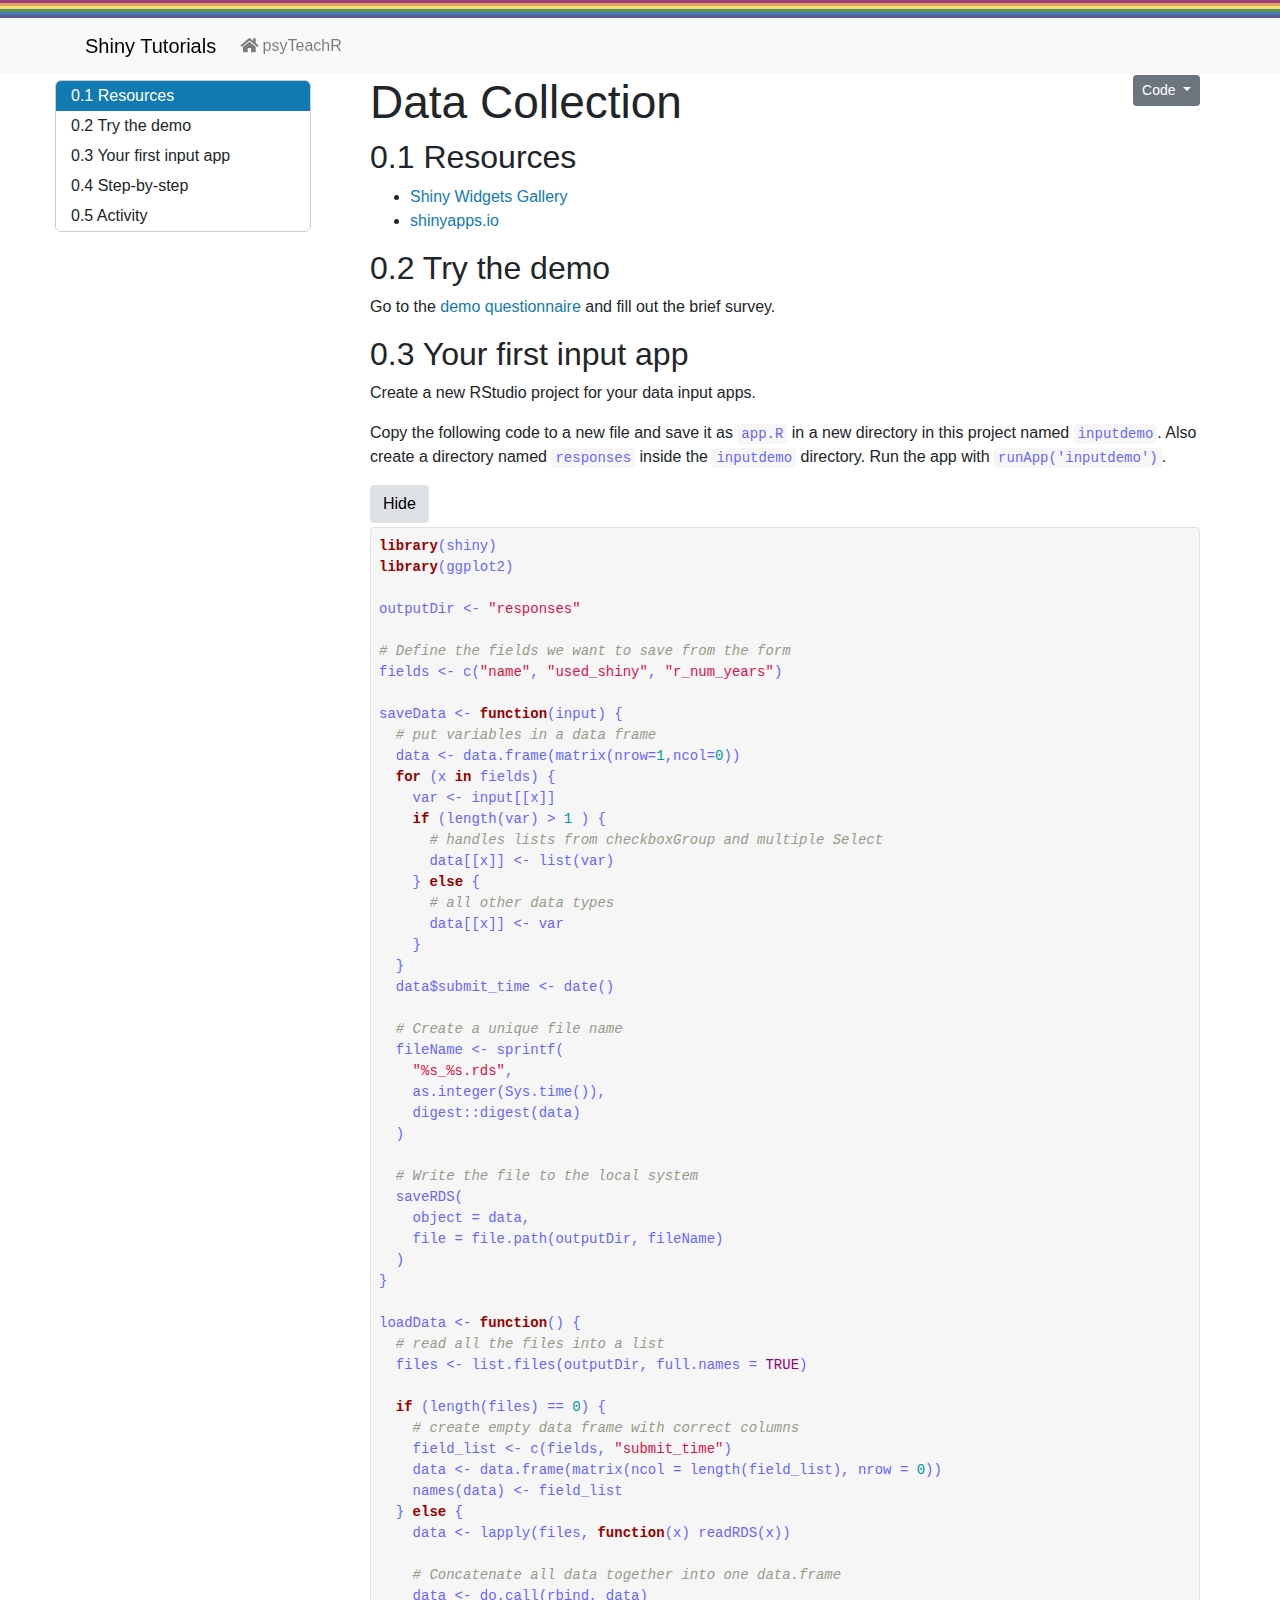
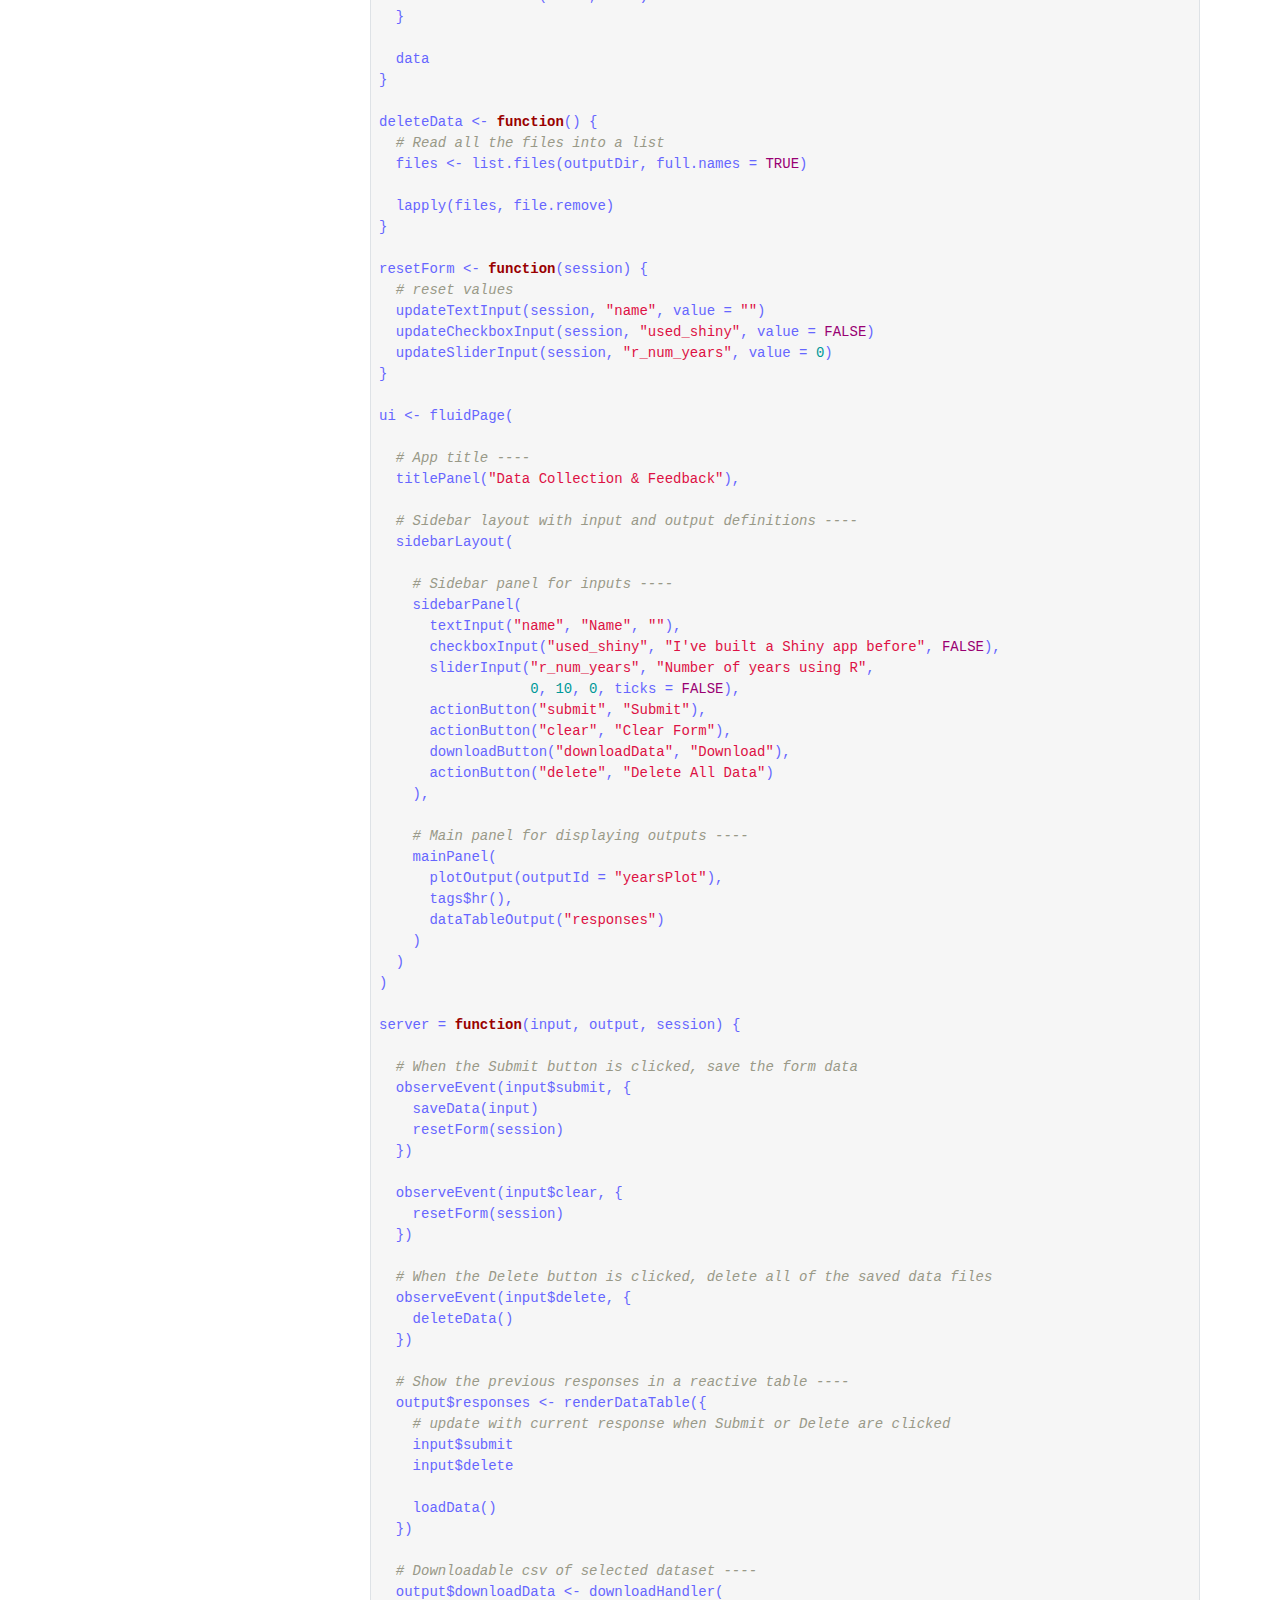
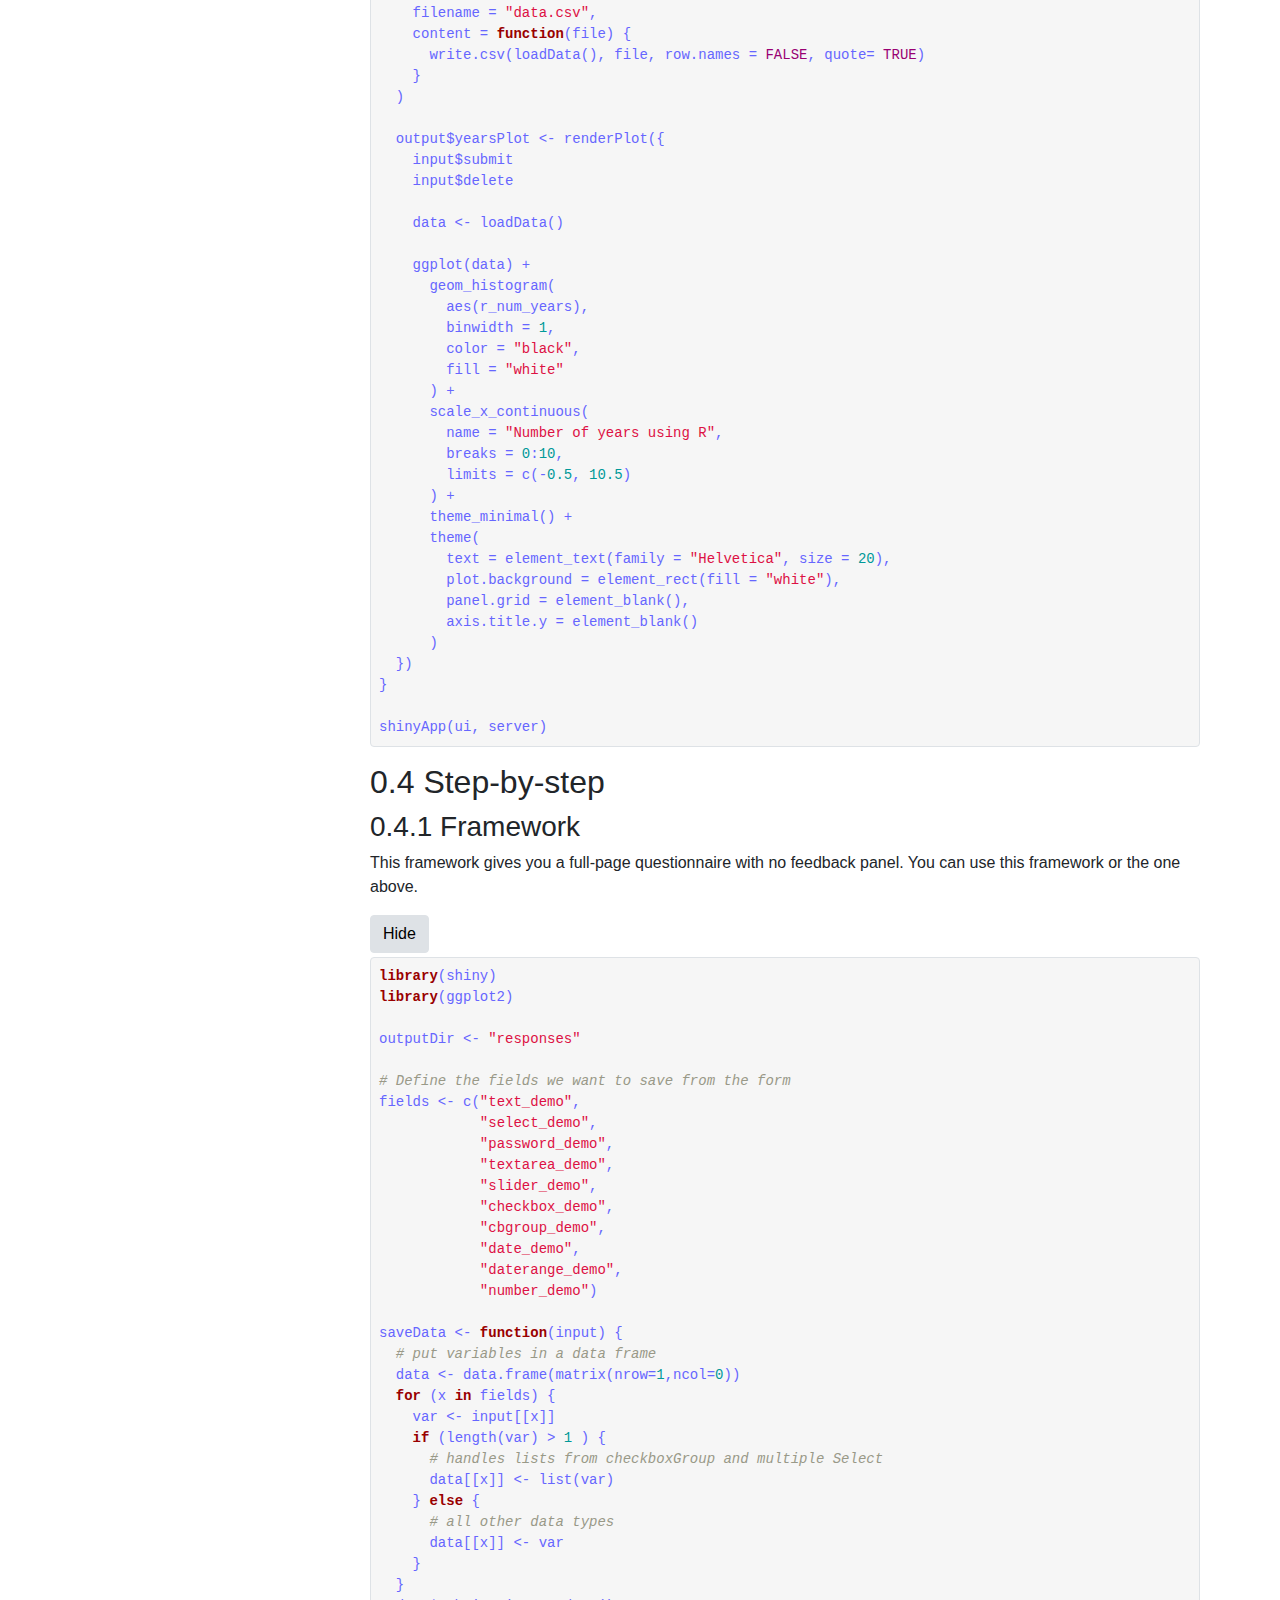
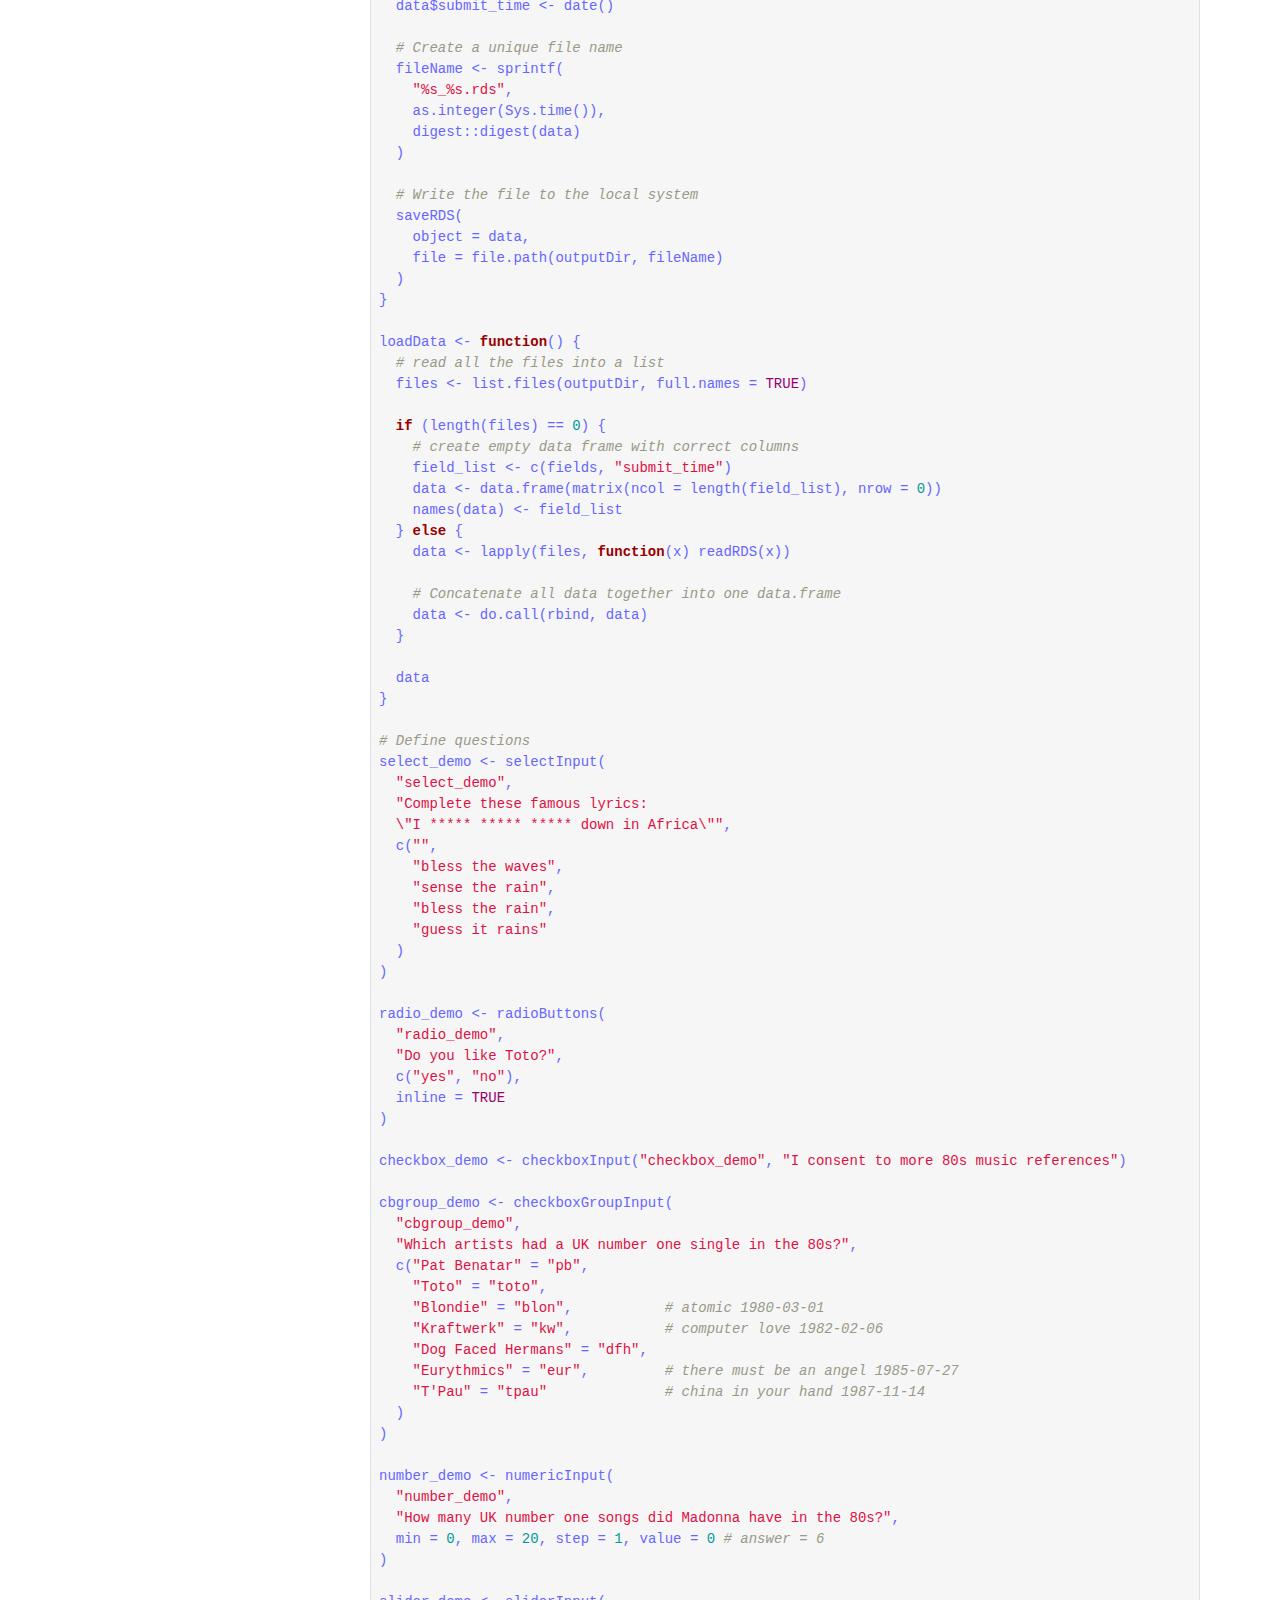
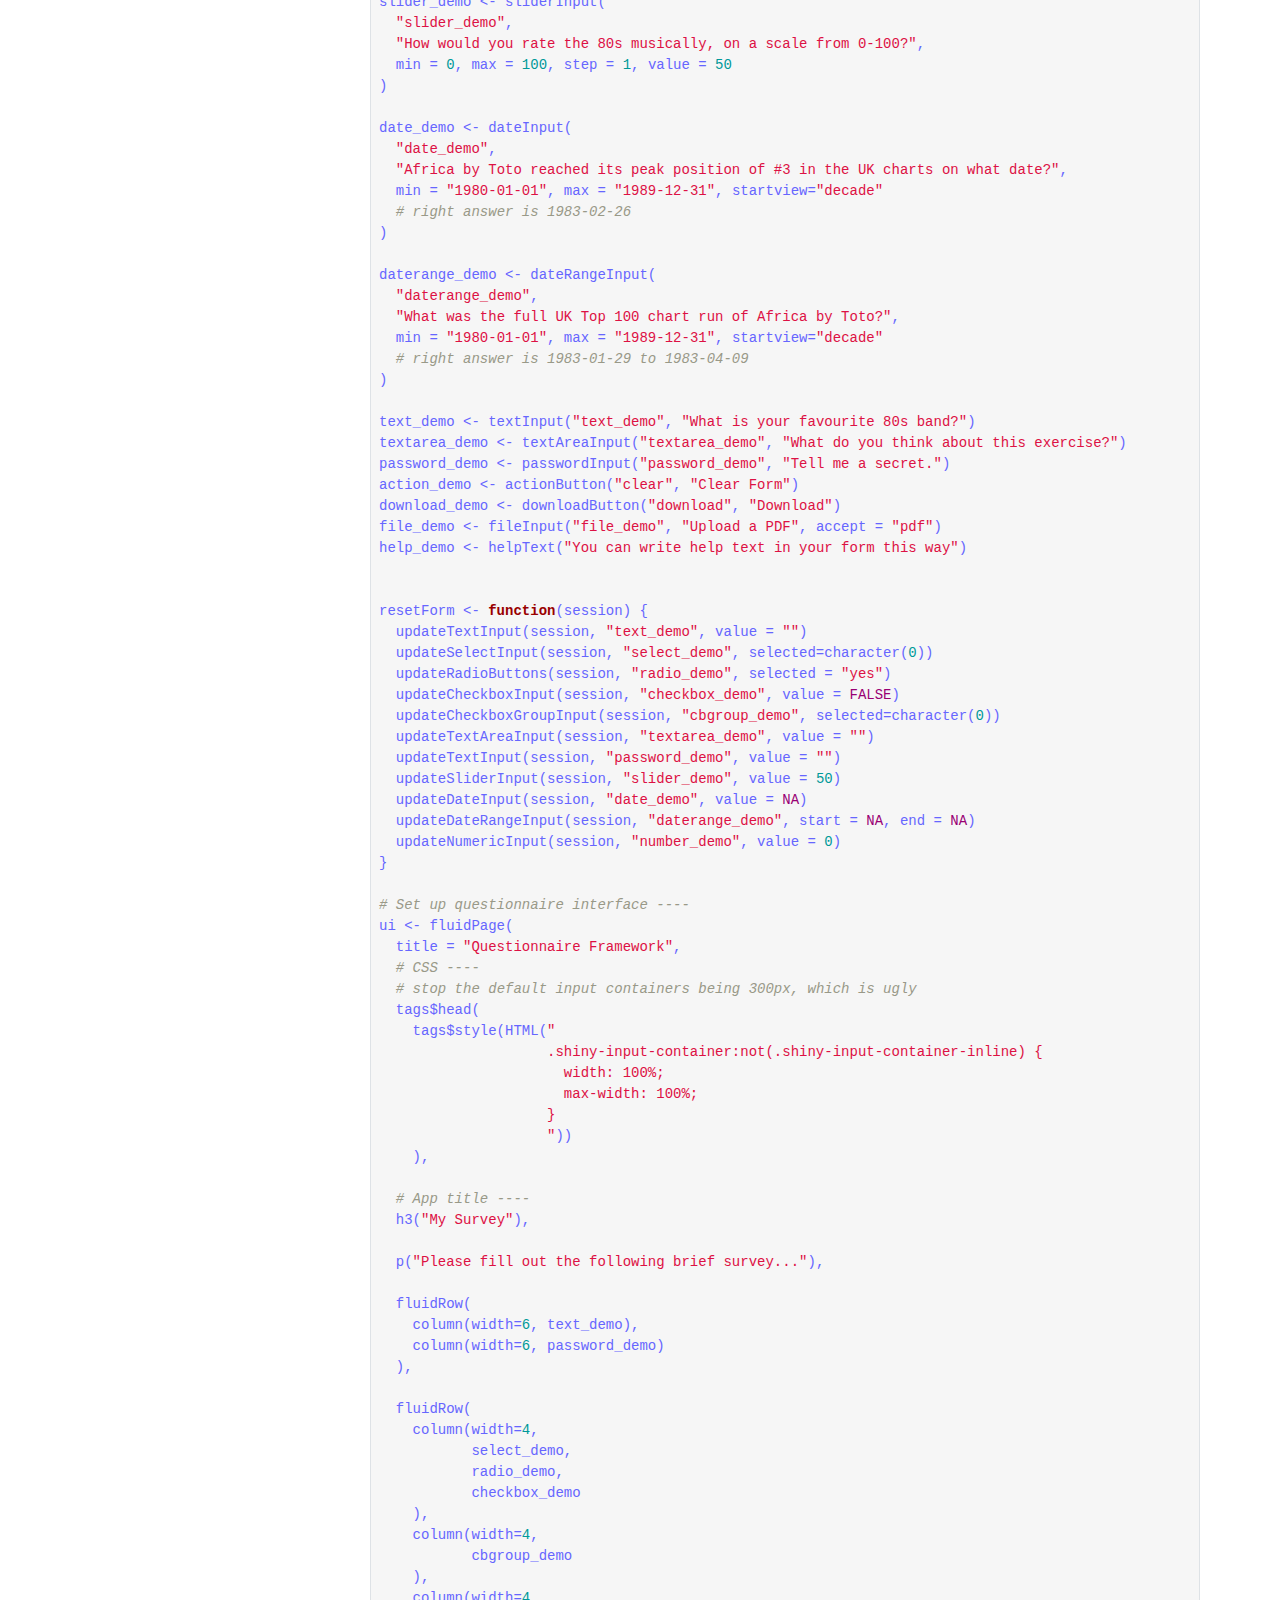
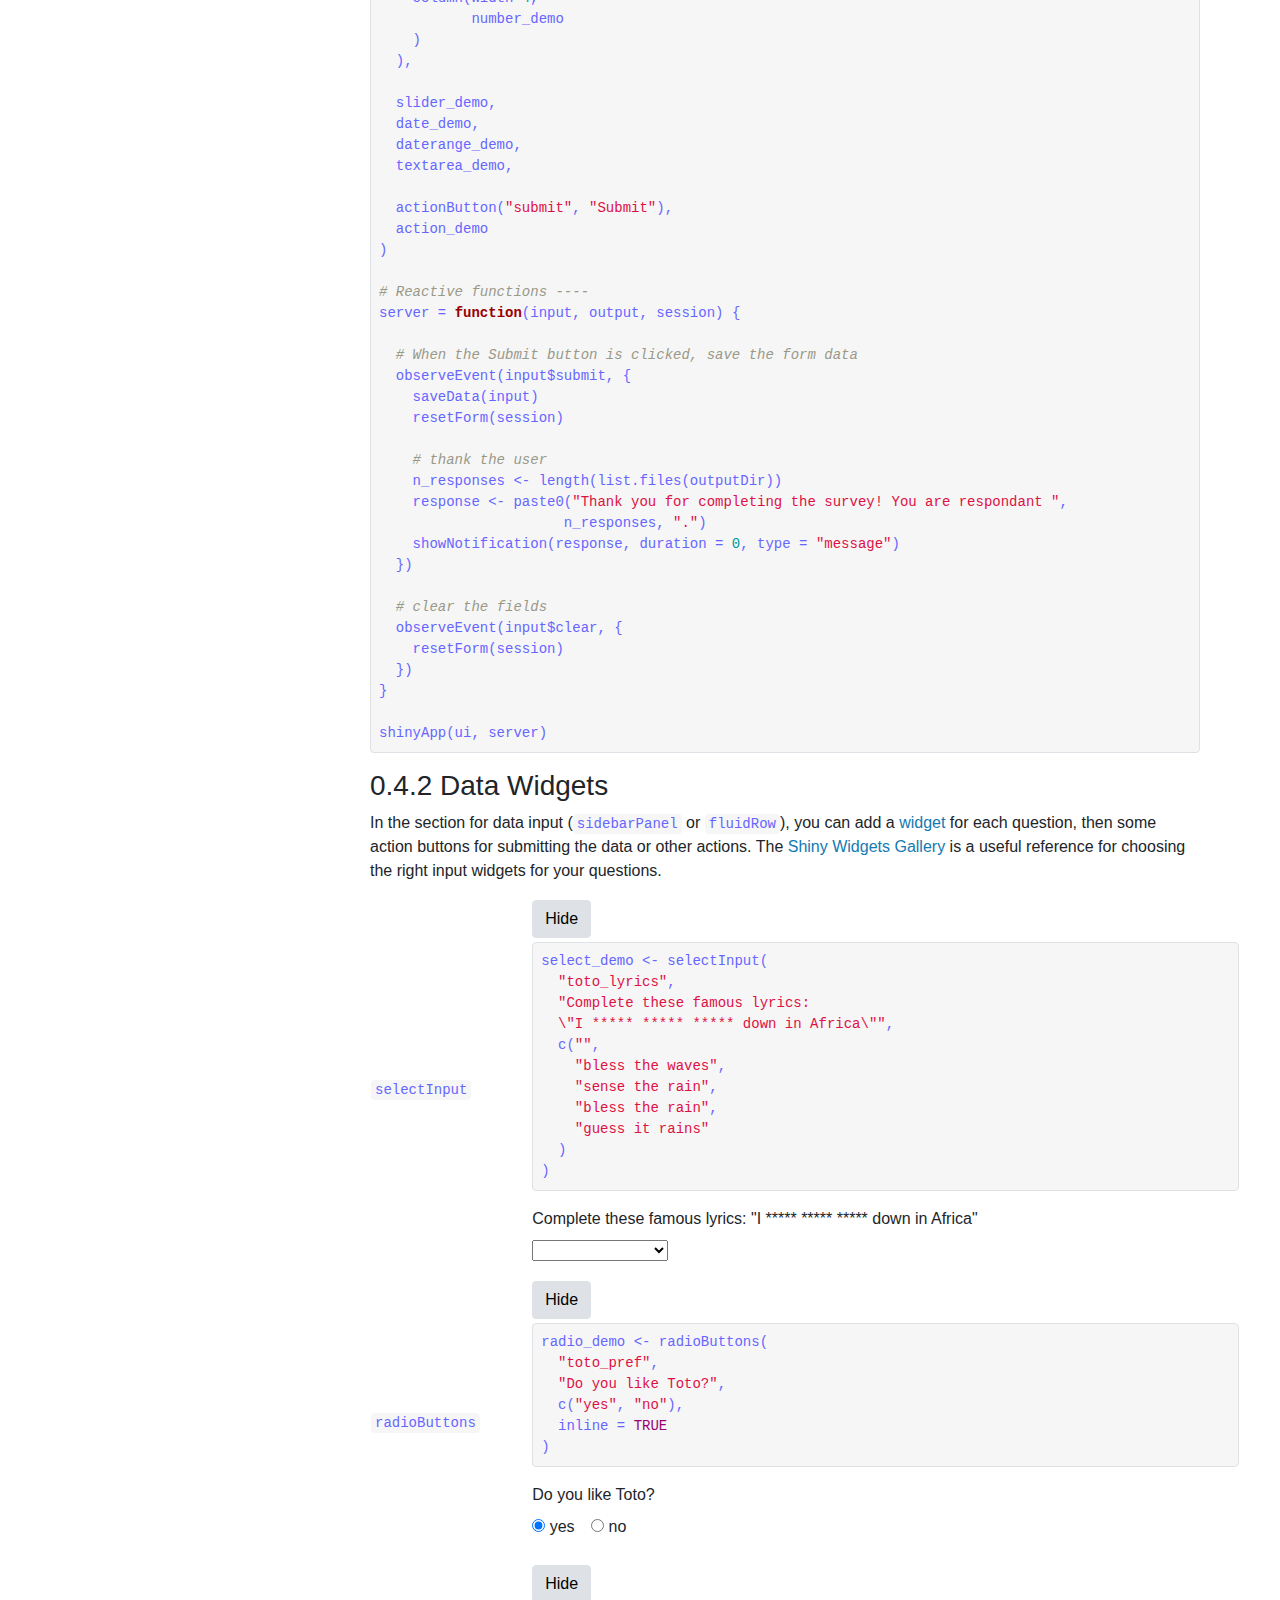
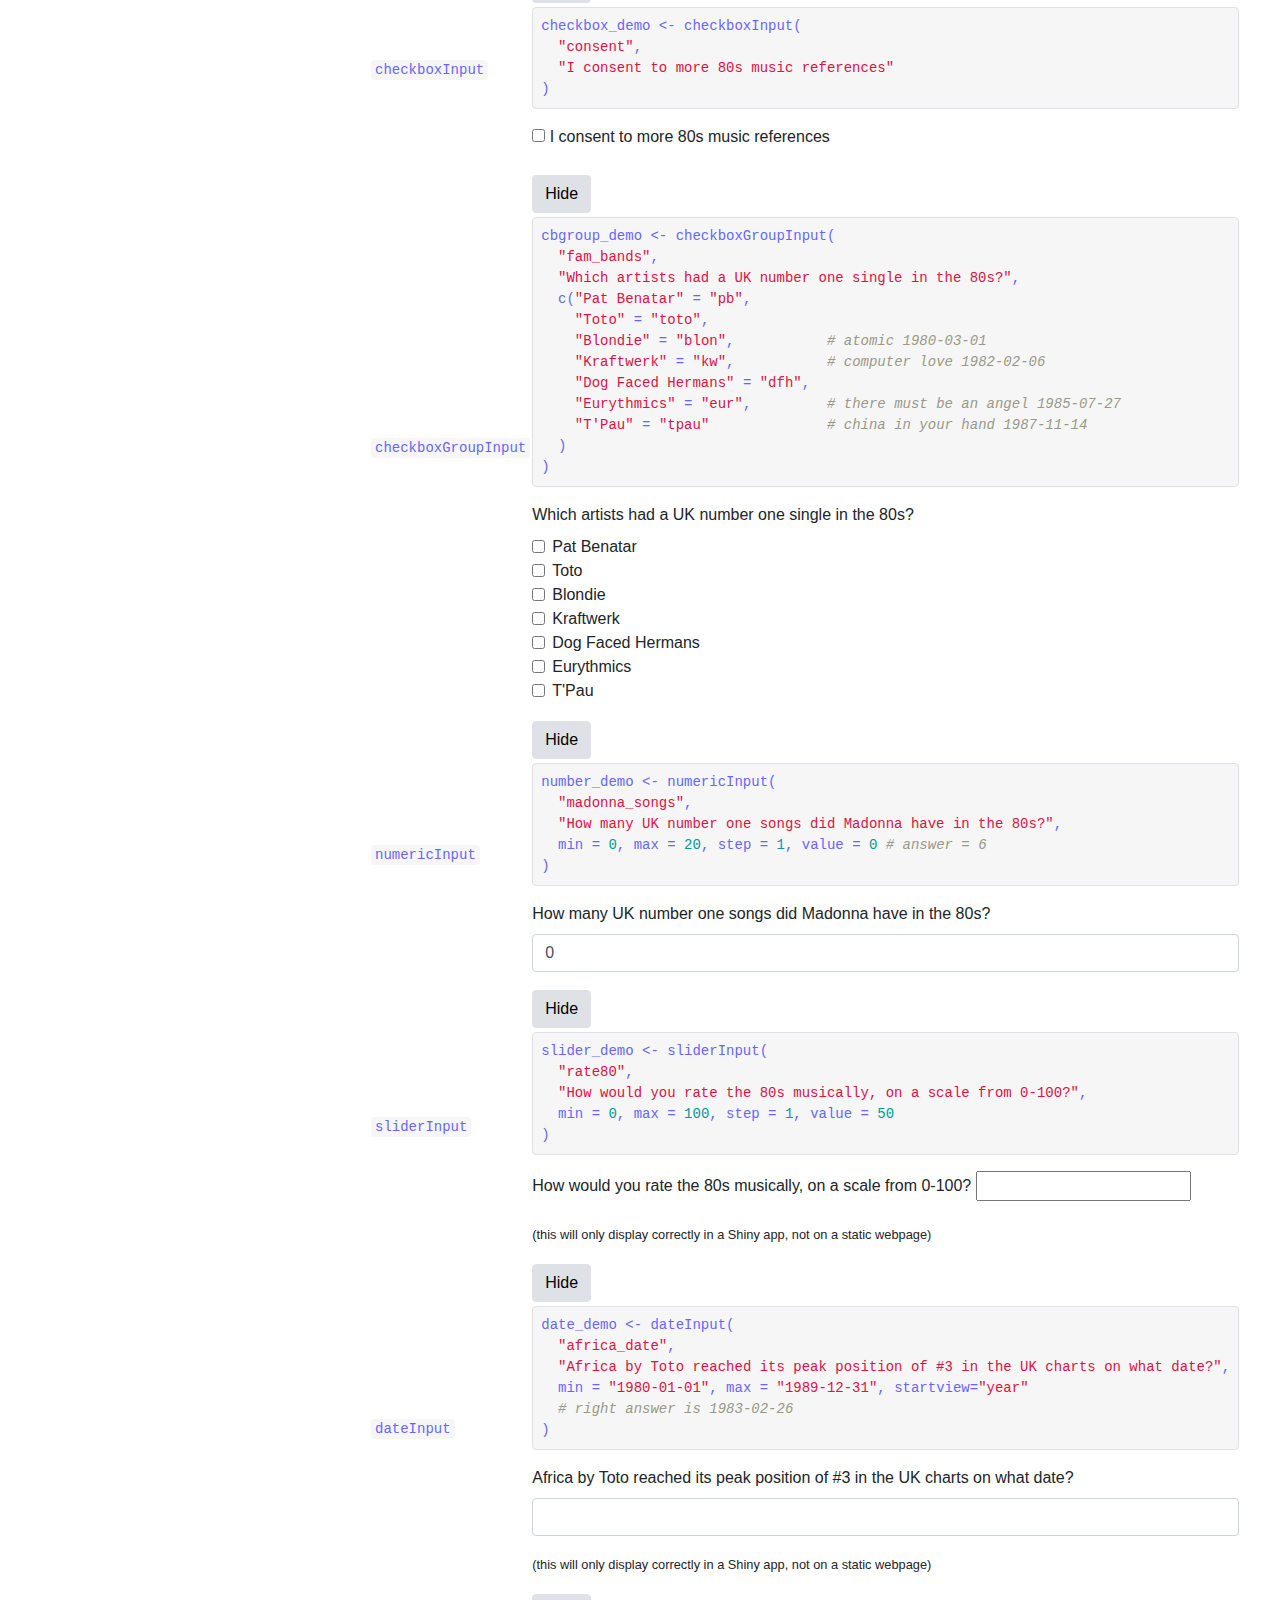
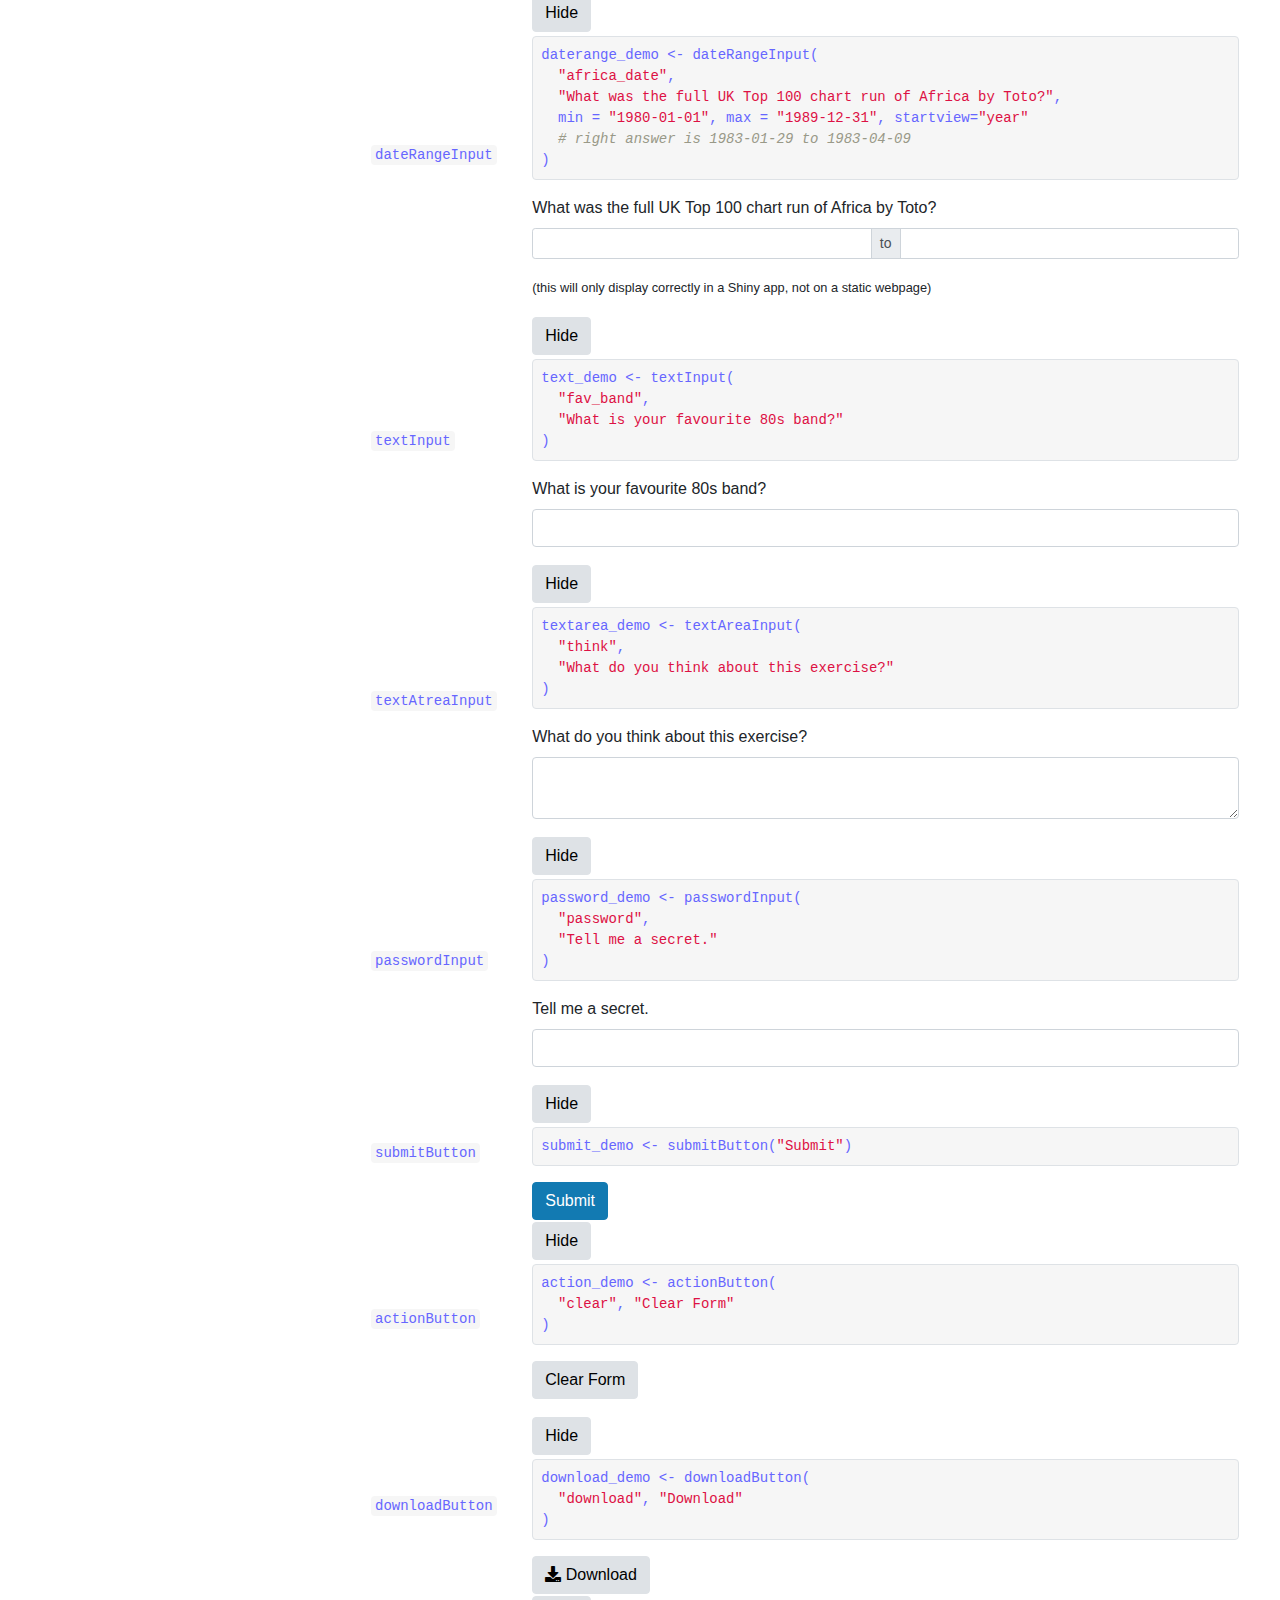
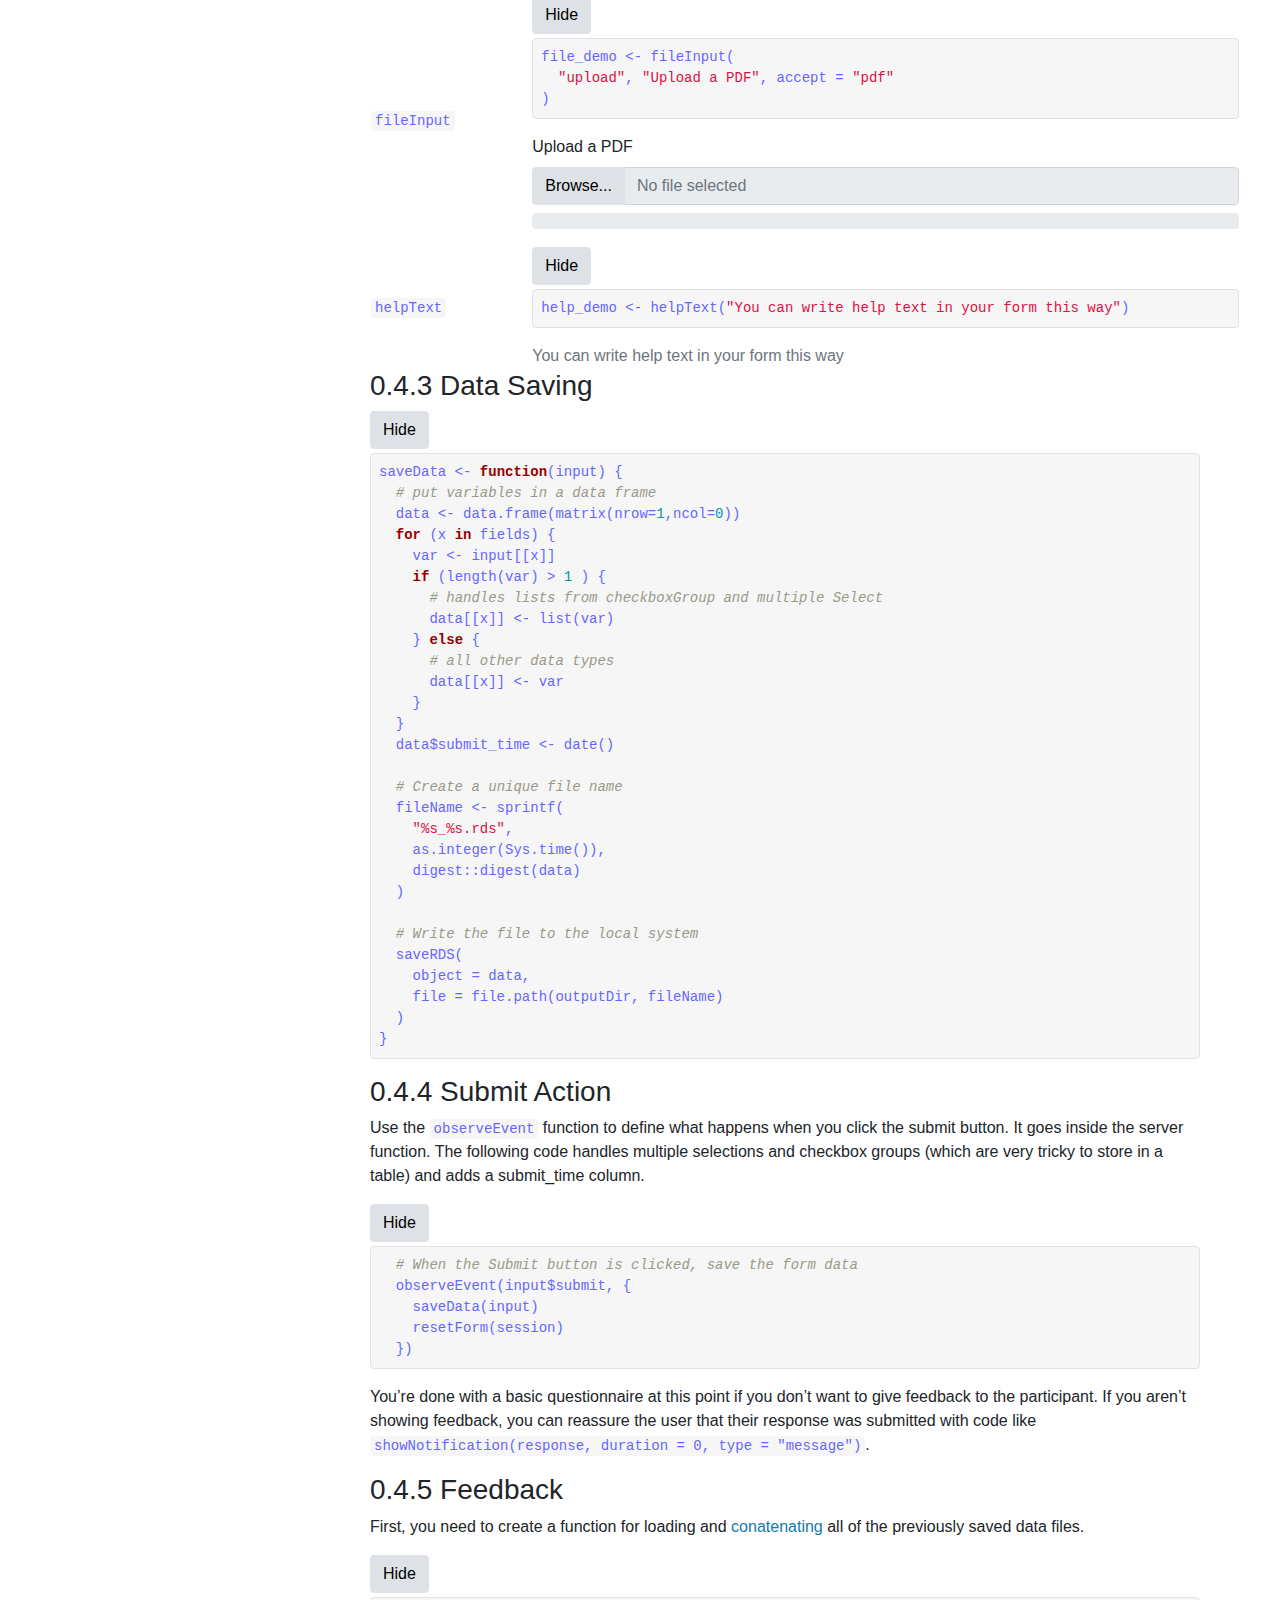
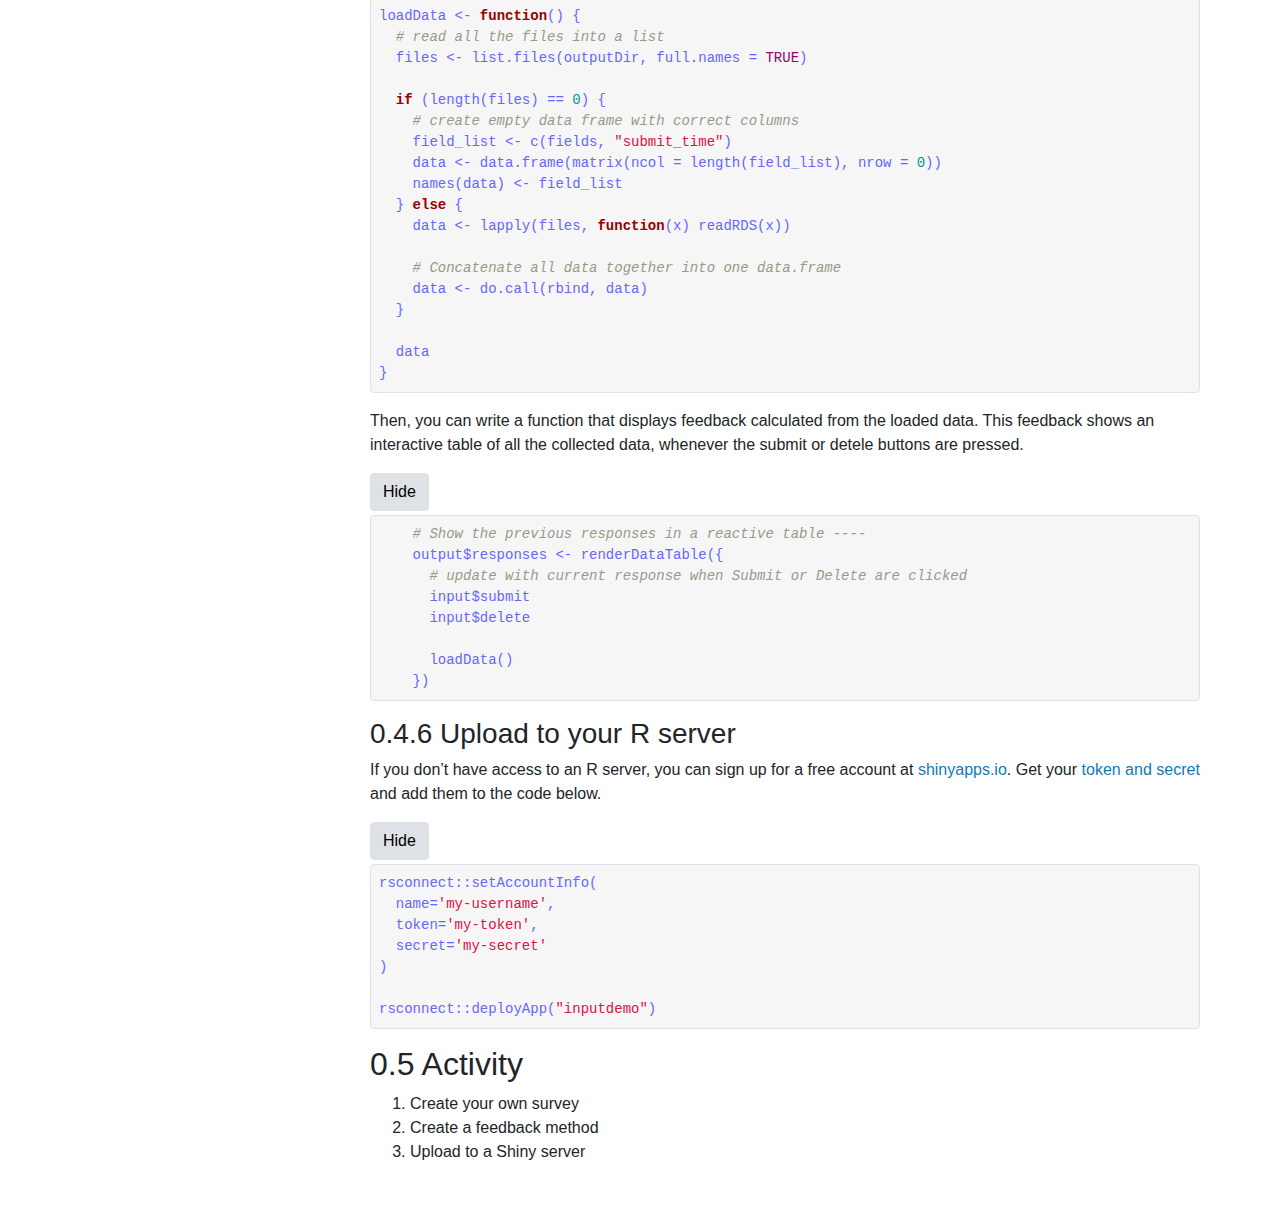
<file: docs/data-input.html>
<!DOCTYPE html>

<html>

<head>

<meta charset="utf-8" />
<meta name="generator" content="pandoc" />
<meta http-equiv="X-UA-Compatible" content="IE=EDGE" />




<title>Data Collection</title>

<script src="site_libs/header-attrs-2.11/header-attrs.js"></script>
<script src="site_libs/jquery-3.6.0/jquery-3.6.0.min.js"></script>
<meta name="viewport" content="width=device-width, initial-scale=1, shrink-to-fit=no" />
<link href="site_libs/bootstrap-4.6.0/bootstrap.min.css" rel="stylesheet" />
<script src="site_libs/bootstrap-4.6.0/bootstrap.bundle.min.js"></script>
<script src="site_libs/bs3compat-0.3.0/transition.js"></script>
<script src="site_libs/bs3compat-0.3.0/tabs.js"></script>
<script src="site_libs/bs3compat-0.3.0/bs3compat.js"></script>
<script src="site_libs/jqueryui-1.11.4/jquery-ui.min.js"></script>
<link href="site_libs/tocify-1.9.1/jquery.tocify.css" rel="stylesheet" />
<script src="site_libs/tocify-1.9.1/jquery.tocify.js"></script>
<script src="site_libs/navigation-1.1/tabsets.js"></script>
<script src="site_libs/navigation-1.1/codefolding.js"></script>
<link href="site_libs/highlightjs-9.12.0/default.css" rel="stylesheet" />
<script src="site_libs/highlightjs-9.12.0/highlight.js"></script>
<link href="site_libs/font-awesome-5.1.0/css/all.css" rel="stylesheet" />
<link href="site_libs/font-awesome-5.1.0/css/v4-shims.css" rel="stylesheet" />
<meta property="og:title" content="Shiny Tutorials">
<meta property="og:description" content="Tutorials from the psyTeachR group on using Shiny for psychology-relevant apps.">
<meta property="og:image" content="images/shinyintro_card.png">
<meta property="og:url" content="https://psyteachr.github.io/shiny-tutorials/">
<meta property="twitter:card" content="summary_large_image">
<link rel="shortcut icon" href="images/shinyintro.png">

<!-- Global site tag (gtag.js) - Google Analytics -->
<script async src="https://www.googletagmanager.com/gtag/js?id=G-6NP3MF25W3"></script>
<script>
  window.dataLayer = window.dataLayer || [];
  function gtag(){dataLayer.push(arguments);}
  gtag('js', new Date());

  gtag('config', 'G-6NP3MF25W3');
</script>

<style type="text/css">
  code{white-space: pre-wrap;}
  span.smallcaps{font-variant: small-caps;}
  span.underline{text-decoration: underline;}
  div.column{display: inline-block; vertical-align: top; width: 50%;}
  div.hanging-indent{margin-left: 1.5em; text-indent: -1.5em;}
  ul.task-list{list-style: none;}
    </style>

<style type="text/css">code{white-space: pre;}</style>
<script type="text/javascript">
if (window.hljs) {
  hljs.configure({languages: []});
  hljs.initHighlightingOnLoad();
  if (document.readyState && document.readyState === "complete") {
    window.setTimeout(function() { hljs.initHighlighting(); }, 0);
  }
}
</script>








<style type = "text/css">
.main-container {
  max-width: 940px;
  margin-left: auto;
  margin-right: auto;
}
img {
  max-width:100%;
}
.tabbed-pane {
  padding-top: 12px;
}
.html-widget {
  margin-bottom: 20px;
}
button.code-folding-btn:focus {
  outline: none;
}
summary {
  display: list-item;
}
pre code {
  padding: 0;
}
</style>


<style type="text/css">
.dropdown-submenu {
  position: relative;
}
.dropdown-submenu>.dropdown-menu {
  top: 0;
  left: 100%;
  margin-top: -6px;
  margin-left: -1px;
  border-radius: 0 6px 6px 6px;
}
.dropdown-submenu:hover>.dropdown-menu {
  display: block;
}
.dropdown-submenu>a:after {
  display: block;
  content: " ";
  float: right;
  width: 0;
  height: 0;
  border-color: transparent;
  border-style: solid;
  border-width: 5px 0 5px 5px;
  border-left-color: #cccccc;
  margin-top: 5px;
  margin-right: -10px;
}
.dropdown-submenu:hover>a:after {
  border-left-color: #adb5bd;
}
.dropdown-submenu.pull-left {
  float: none;
}
.dropdown-submenu.pull-left>.dropdown-menu {
  left: -100%;
  margin-left: 10px;
  border-radius: 6px 0 6px 6px;
}
</style>

<script type="text/javascript">
// manage active state of menu based on current page
$(document).ready(function () {
  // active menu anchor
  href = window.location.pathname
  href = href.substr(href.lastIndexOf('/') + 1)
  if (href === "")
    href = "index.html";
  var menuAnchor = $('a[href="' + href + '"]');

  // mark it active
  menuAnchor.tab('show');

  // if it's got a parent navbar menu mark it active as well
  menuAnchor.closest('li.dropdown').addClass('active');

  // Navbar adjustments
  var navHeight = $(".navbar").first().height() + 15;
  var style = document.createElement('style');
  var pt = "padding-top: " + navHeight + "px; ";
  var mt = "margin-top: -" + navHeight + "px; ";
  var css = "";
  // offset scroll position for anchor links (for fixed navbar)
  for (var i = 1; i <= 6; i++) {
    css += ".section h" + i + "{ " + pt + mt + "}\n";
  }
  style.innerHTML = "body {" + pt + "padding-bottom: 40px; }\n" + css;
  document.head.appendChild(style);
});
</script>

<!-- tabsets -->

<style type="text/css">
.tabset-dropdown > .nav-tabs {
  display: inline-table;
  max-height: 500px;
  min-height: 44px;
  overflow-y: auto;
  border: 1px solid #ddd;
  border-radius: 4px;
}

.tabset-dropdown > .nav-tabs > li.active:before {
  content: "";
  font-family: 'Glyphicons Halflings';
  display: inline-block;
  padding: 10px;
  border-right: 1px solid #ddd;
}

.tabset-dropdown > .nav-tabs.nav-tabs-open > li.active:before {
  content: "&#xe258;";
  border: none;
}

.tabset-dropdown > .nav-tabs.nav-tabs-open:before {
  content: "";
  font-family: 'Glyphicons Halflings';
  display: inline-block;
  padding: 10px;
  border-right: 1px solid #ddd;
}

.tabset-dropdown > .nav-tabs > li.active {
  display: block;
}

.tabset-dropdown > .nav-tabs > li > a,
.tabset-dropdown > .nav-tabs > li > a:focus,
.tabset-dropdown > .nav-tabs > li > a:hover {
  border: none;
  display: inline-block;
  border-radius: 4px;
  background-color: transparent;
}

.tabset-dropdown > .nav-tabs.nav-tabs-open > li {
  display: block;
  float: none;
}

.tabset-dropdown > .nav-tabs > li {
  display: none;
}
</style>

<!-- code folding -->
<style type="text/css">
.code-folding-btn { margin-bottom: 4px; }
</style>



<style type="text/css">

#TOC {
  margin: 25px 0px 20px 0px;
}
@media (max-width: 768px) {
#TOC {
  position: relative;
  width: 100%;
}
}

@media print {
.toc-content {
  /* see https://github.com/w3c/csswg-drafts/issues/4434 */
  float: right;
}
}

.toc-content {
  padding-left: 30px;
  padding-right: 40px;
}

div.main-container {
  max-width: 1200px;
}

div.tocify {
  width: 20%;
  max-width: 260px;
  max-height: 85%;
}

@media (min-width: 768px) and (max-width: 991px) {
  div.tocify {
    width: 25%;
  }
}

@media (max-width: 767px) {
  div.tocify {
    width: 100%;
    max-width: none;
  }
}

.tocify ul, .tocify li {
  line-height: 20px;
}

.tocify-subheader .tocify-item {
  font-size: 0.90em;
}

.tocify .list-group-item {
  border-radius: 0px;
}

.tocify-subheader {
  display: inline;
}
.tocify-subheader .tocify-item {
  font-size: 0.95em;
}

</style>



</head>

<body>


<div class="container-fluid main-container">


<!-- setup 3col/9col grid for toc_float and main content  -->
<div class="row">
<div class="col-xs-12 col-sm-4 col-md-3">
<div id="TOC" class="tocify">
</div>
</div>

<div class="toc-content col-xs-12 col-sm-8 col-md-9">




<div class="navbar navbar-default  navbar-fixed-top" role="navigation">
  <div class="container">
    <div class="navbar-header">
      <button type="button" class="navbar-toggle collapsed" data-toggle="collapse" data-target="#navbar">
        <span class="icon-bar"></span>
        <span class="icon-bar"></span>
        <span class="icon-bar"></span>
      </button>
      <a class="navbar-brand" href="index.html">Shiny Tutorials</a>
    </div>
    <div id="navbar" class="navbar-collapse collapse">
      <ul class="nav navbar-nav">
        <li>
  <a href="/">
    <span class="fa fa-home"></span>
     
    psyTeachR
  </a>
</li>
      </ul>
      <ul class="nav navbar-nav navbar-right">
        
      </ul>
    </div><!--/.nav-collapse -->
  </div><!--/.container -->
</div><!--/.navbar -->

<div id="header">

<div class="btn-group pull-right float-right">
<button type="button" class="btn btn-default btn-xs btn-secondary btn-sm dropdown-toggle" data-toggle="dropdown" aria-haspopup="true" aria-expanded="false"><span>Code</span> <span class="caret"></span></button>
<ul class="dropdown-menu dropdown-menu-right" style="min-width: 50px;">
<li><a id="rmd-show-all-code" href="#">Show All Code</a></li>
<li><a id="rmd-hide-all-code" href="#">Hide All Code</a></li>
</ul>
</div>



<h1 class="title toc-ignore">Data Collection</h1>

</div>


<div id="resources" class="section level2" number="0.1">
<h2 number="0.1"><span class="header-section-number">0.1</span> Resources</h2>
<ul>
<li><a href="http://shiny.rstudio.com/gallery/widget-gallery.html">Shiny Widgets Gallery</a><br />
</li>
<li><a href="http://www.shinyapps.io/">shinyapps.io</a></li>
</ul>
</div>
<div id="try-the-demo" class="section level2" number="0.2">
<h2 number="0.2"><span class="header-section-number">0.2</span> Try the demo</h2>
<p>Go to the <a href="https://debruine.shinyapps.io/datacollect/">demo questionnaire</a> and fill out the brief survey.</p>
</div>
<div id="your-first-input-app" class="section level2" number="0.3">
<h2 number="0.3"><span class="header-section-number">0.3</span> Your first input app</h2>
<p>Create a new RStudio project for your data input apps.</p>
<p>Copy the following code to a new file and save it as <code>app.R</code> in a new directory in this project named <code>inputdemo</code>. Also create a directory named <code>responses</code> inside the <code>inputdemo</code> directory. Run the app with <code>runApp('inputdemo')</code>.</p>
<pre class="r"><code>library(shiny)
library(ggplot2)

outputDir &lt;- &quot;responses&quot;

# Define the fields we want to save from the form
fields &lt;- c(&quot;name&quot;, &quot;used_shiny&quot;, &quot;r_num_years&quot;)

saveData &lt;- function(input) {
  # put variables in a data frame
  data &lt;- data.frame(matrix(nrow=1,ncol=0))
  for (x in fields) {
    var &lt;- input[[x]]
    if (length(var) &gt; 1 ) {
      # handles lists from checkboxGroup and multiple Select
      data[[x]] &lt;- list(var)
    } else {
      # all other data types
      data[[x]] &lt;- var
    }
  }
  data$submit_time &lt;- date()
    
  # Create a unique file name
  fileName &lt;- sprintf(
    &quot;%s_%s.rds&quot;, 
    as.integer(Sys.time()), 
    digest::digest(data)
  )
  
  # Write the file to the local system
  saveRDS(
    object = data,
    file = file.path(outputDir, fileName)
  )
}

loadData &lt;- function() {
  # read all the files into a list
  files &lt;- list.files(outputDir, full.names = TRUE)
  
  if (length(files) == 0) {
    # create empty data frame with correct columns
    field_list &lt;- c(fields, &quot;submit_time&quot;)
    data &lt;- data.frame(matrix(ncol = length(field_list), nrow = 0))
    names(data) &lt;- field_list
  } else {
    data &lt;- lapply(files, function(x) readRDS(x)) 
    
    # Concatenate all data together into one data.frame
    data &lt;- do.call(rbind, data)
  }
  
  data
}

deleteData &lt;- function() {
  # Read all the files into a list
  files &lt;- list.files(outputDir, full.names = TRUE)
  
  lapply(files, file.remove)
}

resetForm &lt;- function(session) {
  # reset values
  updateTextInput(session, &quot;name&quot;, value = &quot;&quot;)
  updateCheckboxInput(session, &quot;used_shiny&quot;, value = FALSE)
  updateSliderInput(session, &quot;r_num_years&quot;, value = 0)
}

ui &lt;- fluidPage(
  
  # App title ----
  titlePanel(&quot;Data Collection &amp; Feedback&quot;),
  
  # Sidebar layout with input and output definitions ----
  sidebarLayout(
    
    # Sidebar panel for inputs ----
    sidebarPanel(
      textInput(&quot;name&quot;, &quot;Name&quot;, &quot;&quot;),
      checkboxInput(&quot;used_shiny&quot;, &quot;I&#39;ve built a Shiny app before&quot;, FALSE),
      sliderInput(&quot;r_num_years&quot;, &quot;Number of years using R&quot;,
                  0, 10, 0, ticks = FALSE),
      actionButton(&quot;submit&quot;, &quot;Submit&quot;),
      actionButton(&quot;clear&quot;, &quot;Clear Form&quot;),
      downloadButton(&quot;downloadData&quot;, &quot;Download&quot;),
      actionButton(&quot;delete&quot;, &quot;Delete All Data&quot;)
    ),
    
    # Main panel for displaying outputs ----
    mainPanel(
      plotOutput(outputId = &quot;yearsPlot&quot;),
      tags$hr(),
      dataTableOutput(&quot;responses&quot;)
    )
  )
)

server = function(input, output, session) {
  
  # When the Submit button is clicked, save the form data
  observeEvent(input$submit, {
    saveData(input)
    resetForm(session)
  })
  
  observeEvent(input$clear, {
    resetForm(session)
  })
  
  # When the Delete button is clicked, delete all of the saved data files
  observeEvent(input$delete, {
    deleteData()
  })
  
  # Show the previous responses in a reactive table ----
  output$responses &lt;- renderDataTable({
    # update with current response when Submit or Delete are clicked
    input$submit 
    input$delete

    loadData()
  })
  
  # Downloadable csv of selected dataset ----
  output$downloadData &lt;- downloadHandler(
    filename = &quot;data.csv&quot;,
    content = function(file) {
      write.csv(loadData(), file, row.names = FALSE, quote= TRUE)
    }
  )
  
  output$yearsPlot &lt;- renderPlot({
    input$submit
    input$delete
    
    data &lt;- loadData()
    
    ggplot(data) +
      geom_histogram(
        aes(r_num_years), 
        binwidth = 1, 
        color = &quot;black&quot;, 
        fill = &quot;white&quot;
      ) +
      scale_x_continuous(
        name = &quot;Number of years using R&quot;, 
        breaks = 0:10,
        limits = c(-0.5, 10.5)
      ) + 
      theme_minimal() +
      theme(
        text = element_text(family = &quot;Helvetica&quot;, size = 20),
        plot.background = element_rect(fill = &quot;white&quot;),
        panel.grid = element_blank(),
        axis.title.y = element_blank()
      )
  })
}

shinyApp(ui, server)</code></pre>
</div>
<div id="step-by-step" class="section level2" number="0.4">
<h2 number="0.4"><span class="header-section-number">0.4</span> Step-by-step</h2>
<div id="framework" class="section level3" number="0.4.1">
<h3 number="0.4.1"><span class="header-section-number">0.4.1</span> Framework</h3>
<p>This framework gives you a full-page questionnaire with no feedback panel. You can use this framework or the one above.</p>
<pre class="r"><code>library(shiny)
library(ggplot2)

outputDir &lt;- &quot;responses&quot;

# Define the fields we want to save from the form
fields &lt;- c(&quot;text_demo&quot;, 
            &quot;select_demo&quot;, 
            &quot;password_demo&quot;, 
            &quot;textarea_demo&quot;, 
            &quot;slider_demo&quot;, 
            &quot;checkbox_demo&quot;, 
            &quot;cbgroup_demo&quot;, 
            &quot;date_demo&quot;, 
            &quot;daterange_demo&quot;, 
            &quot;number_demo&quot;)

saveData &lt;- function(input) {
  # put variables in a data frame
  data &lt;- data.frame(matrix(nrow=1,ncol=0))
  for (x in fields) {
    var &lt;- input[[x]]
    if (length(var) &gt; 1 ) {
      # handles lists from checkboxGroup and multiple Select
      data[[x]] &lt;- list(var)
    } else {
      # all other data types
      data[[x]] &lt;- var
    }
  }
  data$submit_time &lt;- date()
  
  # Create a unique file name
  fileName &lt;- sprintf(
    &quot;%s_%s.rds&quot;, 
    as.integer(Sys.time()), 
    digest::digest(data)
  )
  
  # Write the file to the local system
  saveRDS(
    object = data,
    file = file.path(outputDir, fileName)
  )
}

loadData &lt;- function() {
  # read all the files into a list
  files &lt;- list.files(outputDir, full.names = TRUE)
  
  if (length(files) == 0) {
    # create empty data frame with correct columns
    field_list &lt;- c(fields, &quot;submit_time&quot;)
    data &lt;- data.frame(matrix(ncol = length(field_list), nrow = 0))
    names(data) &lt;- field_list
  } else {
    data &lt;- lapply(files, function(x) readRDS(x)) 
    
    # Concatenate all data together into one data.frame
    data &lt;- do.call(rbind, data)
  }
  
  data
}

# Define questions
select_demo &lt;- selectInput(
  &quot;select_demo&quot;, 
  &quot;Complete these famous lyrics:  
  \&quot;I ***** ***** ***** down in Africa\&quot;&quot;, 
  c(&quot;&quot;, 
    &quot;bless the waves&quot;, 
    &quot;sense the rain&quot;, 
    &quot;bless the rain&quot;, 
    &quot;guess it rains&quot;
  )
)

radio_demo &lt;- radioButtons(
  &quot;radio_demo&quot;, 
  &quot;Do you like Toto?&quot;,
  c(&quot;yes&quot;, &quot;no&quot;), 
  inline = TRUE
)

checkbox_demo &lt;- checkboxInput(&quot;checkbox_demo&quot;, &quot;I consent to more 80s music references&quot;)

cbgroup_demo &lt;- checkboxGroupInput(
  &quot;cbgroup_demo&quot;, 
  &quot;Which artists had a UK number one single in the 80s?&quot;,
  c(&quot;Pat Benatar&quot; = &quot;pb&quot;,
    &quot;Toto&quot; = &quot;toto&quot;,
    &quot;Blondie&quot; = &quot;blon&quot;,           # atomic 1980-03-01
    &quot;Kraftwerk&quot; = &quot;kw&quot;,           # computer love 1982-02-06
    &quot;Dog Faced Hermans&quot; = &quot;dfh&quot;,
    &quot;Eurythmics&quot; = &quot;eur&quot;,         # there must be an angel 1985-07-27
    &quot;T&#39;Pau&quot; = &quot;tpau&quot;              # china in your hand 1987-11-14
  )
)

number_demo &lt;- numericInput(
  &quot;number_demo&quot;, 
  &quot;How many UK number one songs did Madonna have in the 80s?&quot;, 
  min = 0, max = 20, step = 1, value = 0 # answer = 6
)

slider_demo &lt;- sliderInput(
  &quot;slider_demo&quot;, 
  &quot;How would you rate the 80s musically, on a scale from 0-100?&quot;,
  min = 0, max = 100, step = 1, value = 50
)

date_demo &lt;- dateInput(
  &quot;date_demo&quot;, 
  &quot;Africa by Toto reached its peak position of #3 in the UK charts on what date?&quot;,
  min = &quot;1980-01-01&quot;, max = &quot;1989-12-31&quot;, startview=&quot;decade&quot;
  # right answer is 1983-02-26
)

daterange_demo &lt;- dateRangeInput(
  &quot;daterange_demo&quot;, 
  &quot;What was the full UK Top 100 chart run of Africa by Toto?&quot;,
  min = &quot;1980-01-01&quot;, max = &quot;1989-12-31&quot;, startview=&quot;decade&quot;
  # right answer is 1983-01-29 to 1983-04-09
)

text_demo &lt;- textInput(&quot;text_demo&quot;, &quot;What is your favourite 80s band?&quot;)
textarea_demo &lt;- textAreaInput(&quot;textarea_demo&quot;, &quot;What do you think about this exercise?&quot;)
password_demo &lt;- passwordInput(&quot;password_demo&quot;, &quot;Tell me a secret.&quot;)
action_demo &lt;- actionButton(&quot;clear&quot;, &quot;Clear Form&quot;)
download_demo &lt;- downloadButton(&quot;download&quot;, &quot;Download&quot;)
file_demo &lt;- fileInput(&quot;file_demo&quot;, &quot;Upload a PDF&quot;, accept = &quot;pdf&quot;)
help_demo &lt;- helpText(&quot;You can write help text in your form this way&quot;)


resetForm &lt;- function(session) {
  updateTextInput(session, &quot;text_demo&quot;, value = &quot;&quot;)
  updateSelectInput(session, &quot;select_demo&quot;, selected=character(0))
  updateRadioButtons(session, &quot;radio_demo&quot;, selected = &quot;yes&quot;)
  updateCheckboxInput(session, &quot;checkbox_demo&quot;, value = FALSE)
  updateCheckboxGroupInput(session, &quot;cbgroup_demo&quot;, selected=character(0))
  updateTextAreaInput(session, &quot;textarea_demo&quot;, value = &quot;&quot;)
  updateTextInput(session, &quot;password_demo&quot;, value = &quot;&quot;)
  updateSliderInput(session, &quot;slider_demo&quot;, value = 50)
  updateDateInput(session, &quot;date_demo&quot;, value = NA)
  updateDateRangeInput(session, &quot;daterange_demo&quot;, start = NA, end = NA)
  updateNumericInput(session, &quot;number_demo&quot;, value = 0)
}

# Set up questionnaire interface ----
ui &lt;- fluidPage(
  title = &quot;Questionnaire Framework&quot;,
  # CSS ----
  # stop the default input containers being 300px, which is ugly
  tags$head(
    tags$style(HTML(&quot;
                    .shiny-input-container:not(.shiny-input-container-inline) {
                      width: 100%;
                      max-width: 100%;
                    }
                    &quot;))
    ),
  
  # App title ----
  h3(&quot;My Survey&quot;),
  
  p(&quot;Please fill out the following brief survey...&quot;),
  
  fluidRow(
    column(width=6, text_demo),
    column(width=6, password_demo)
  ),
  
  fluidRow(
    column(width=4,
           select_demo,
           radio_demo,
           checkbox_demo
    ),
    column(width=4, 
           cbgroup_demo
    ),
    column(width=4, 
           number_demo
    )
  ),
  
  slider_demo,
  date_demo,
  daterange_demo,
  textarea_demo, 
  
  actionButton(&quot;submit&quot;, &quot;Submit&quot;),
  action_demo
)

# Reactive functions ----
server = function(input, output, session) {
  
  # When the Submit button is clicked, save the form data
  observeEvent(input$submit, {
    saveData(input)
    resetForm(session)
    
    # thank the user
    n_responses &lt;- length(list.files(outputDir))
    response &lt;- paste0(&quot;Thank you for completing the survey! You are respondant &quot;,
                      n_responses, &quot;.&quot;)
    showNotification(response, duration = 0, type = &quot;message&quot;)
  })
  
  # clear the fields
  observeEvent(input$clear, {
    resetForm(session)
  })
}

shinyApp(ui, server)</code></pre>
</div>
<div id="data-widgets" class="section level3" number="0.4.2">
<h3 number="0.4.2"><span class="header-section-number">0.4.2</span> Data Widgets</h3>
<p>In the section for data input (<code>sidebarPanel</code> or <code>fluidRow</code>), you can add a <a href="defs.html#widget">widget</a> for each question, then some action buttons for submitting the data or other actions. The <a href="http://shiny.rstudio.com/gallery/widget-gallery.html">Shiny Widgets Gallery</a> is a useful reference for choosing the right input widgets for your questions.</p>
<form>
<table>
<tr>
<td>
<a href="https://shiny.rstudio.com/reference/shiny/1.0.1/selectInput.html"><code>selectInput</code></a>
</td>
<td>
<pre class="r"><code>select_demo &lt;- selectInput(
  &quot;toto_lyrics&quot;, 
  &quot;Complete these famous lyrics:
  \&quot;I ***** ***** ***** down in Africa\&quot;&quot;, 
  c(&quot;&quot;, 
    &quot;bless the waves&quot;, 
    &quot;sense the rain&quot;, 
    &quot;bless the rain&quot;, 
    &quot;guess it rains&quot;
  )
)</code></pre>
<div class="form-group shiny-input-container">
<label class="control-label" id="toto_lyrics-label" for="toto_lyrics">Complete these famous lyrics:
  "I ***** ***** ***** down in Africa"</label>
<div>
<select id="toto_lyrics"><option value="" selected></option>
<option value="bless the waves">bless the waves</option>
<option value="sense the rain">sense the rain</option>
<option value="bless the rain">bless the rain</option>
<option value="guess it rains">guess it rains</option></select>
<script type="application/json" data-for="toto_lyrics">{"plugins":["selectize-plugin-a11y"]}</script>
</div>
</div>
</td>
<tr>
<tr>
<td>
<a href="https://shiny.rstudio.com/reference/shiny/1.0.1/checkboxGroupInput.html"><code>radioButtons</code></a>
</td>
<td>
<pre class="r"><code>radio_demo &lt;- radioButtons(
  &quot;toto_pref&quot;, 
  &quot;Do you like Toto?&quot;,
  c(&quot;yes&quot;, &quot;no&quot;), 
  inline = TRUE
)</code></pre>
<div id="toto_pref" class="form-group shiny-input-radiogroup shiny-input-container shiny-input-container-inline" role="radiogroup" aria-labelledby="toto_pref-label">
<label class="control-label" id="toto_pref-label" for="toto_pref">Do you like Toto?</label>
<div class="shiny-options-group">
<label class="radio-inline">
<input type="radio" name="toto_pref" value="yes" checked="checked"/>
<span>yes</span>
</label>
<label class="radio-inline">
<input type="radio" name="toto_pref" value="no"/>
<span>no</span>
</label>
</div>
</div>
</td>
<tr>
<tr>
<td>
<a href="https://shiny.rstudio.com/reference/shiny/1.0.1/checkboxInput.html"><code>checkboxInput</code></a>
</td>
<td>
<pre class="r"><code>checkbox_demo &lt;- checkboxInput(
  &quot;consent&quot;, 
  &quot;I consent to more 80s music references&quot;
)</code></pre>
<div class="form-group shiny-input-container">
<div class="checkbox">
<label>
<input id="consent" type="checkbox"/>
<span>I consent to more 80s music references</span>
</label>
</div>
</div>
</td>
<tr>
<tr>
<td>
<a href="https://shiny.rstudio.com/reference/shiny/1.0.1/checkboxGroupInput.html"><code>checkboxGroupInput</code></a>
</td>
<td>
<pre class="r"><code>cbgroup_demo &lt;- checkboxGroupInput(
  &quot;fam_bands&quot;, 
  &quot;Which artists had a UK number one single in the 80s?&quot;,
  c(&quot;Pat Benatar&quot; = &quot;pb&quot;,
    &quot;Toto&quot; = &quot;toto&quot;,
    &quot;Blondie&quot; = &quot;blon&quot;,           # atomic 1980-03-01
    &quot;Kraftwerk&quot; = &quot;kw&quot;,           # computer love 1982-02-06
    &quot;Dog Faced Hermans&quot; = &quot;dfh&quot;,
    &quot;Eurythmics&quot; = &quot;eur&quot;,         # there must be an angel 1985-07-27
    &quot;T&#39;Pau&quot; = &quot;tpau&quot;              # china in your hand 1987-11-14
  )
)</code></pre>
<div id="fam_bands" class="form-group shiny-input-checkboxgroup shiny-input-container" role="group" aria-labelledby="fam_bands-label">
<label class="control-label" id="fam_bands-label" for="fam_bands">Which artists had a UK number one single in the 80s?</label>
<div class="shiny-options-group">
<div class="checkbox">
<label>
<input type="checkbox" name="fam_bands" value="pb"/>
<span>Pat Benatar</span>
</label>
</div>
<div class="checkbox">
<label>
<input type="checkbox" name="fam_bands" value="toto"/>
<span>Toto</span>
</label>
</div>
<div class="checkbox">
<label>
<input type="checkbox" name="fam_bands" value="blon"/>
<span>Blondie</span>
</label>
</div>
<div class="checkbox">
<label>
<input type="checkbox" name="fam_bands" value="kw"/>
<span>Kraftwerk</span>
</label>
</div>
<div class="checkbox">
<label>
<input type="checkbox" name="fam_bands" value="dfh"/>
<span>Dog Faced Hermans</span>
</label>
</div>
<div class="checkbox">
<label>
<input type="checkbox" name="fam_bands" value="eur"/>
<span>Eurythmics</span>
</label>
</div>
<div class="checkbox">
<label>
<input type="checkbox" name="fam_bands" value="tpau"/>
<span>T'Pau</span>
</label>
</div>
</div>
</div>
</td>
<tr>
<tr>
<td>
<a href="https://shiny.rstudio.com/reference/shiny/1.0.1/numericInput.html"><code>numericInput</code></a>
</td>
<td>
<pre class="r"><code>number_demo &lt;- numericInput(
  &quot;madonna_songs&quot;, 
  &quot;How many UK number one songs did Madonna have in the 80s?&quot;, 
  min = 0, max = 20, step = 1, value = 0 # answer = 6
)</code></pre>
<div class="form-group shiny-input-container">
<label class="control-label" id="madonna_songs-label" for="madonna_songs">How many UK number one songs did Madonna have in the 80s?</label>
<input id="madonna_songs" type="number" class="form-control" value="0" min="0" max="20" step="1"/>
</div>
</td>
<tr>
<tr>
<td>
<a href="https://shiny.rstudio.com/reference/shiny/1.0.1/sliderInput.html"><code>sliderInput</code></a>
</td>
<td>
<pre class="r"><code>slider_demo &lt;- sliderInput(
  &quot;rate80&quot;, 
  &quot;How would you rate the 80s musically, on a scale from 0-100?&quot;,
  min = 0, max = 100, step = 1, value = 50
)</code></pre>
<div class="form-group shiny-input-container">
<label class="control-label" id="rate80-label" for="rate80">How would you rate the 80s musically, on a scale from 0-100?</label>
<input class="js-range-slider" id="rate80" data-skin="shiny" data-min="0" data-max="100" data-from="50" data-step="1" data-grid="true" data-grid-num="10" data-grid-snap="false" data-prettify-separator="," data-prettify-enabled="true" data-keyboard="true" data-data-type="number"/>
</div>
<p><small>(this will only display correctly in a Shiny app, not on a static webpage)</small></p>
</td>
<tr>
<tr>
<td>
<a href="https://shiny.rstudio.com/reference/shiny/1.0.1/dateInput.html"><code>dateInput</code></a>
</td>
<td>
<pre class="r"><code>date_demo &lt;- dateInput(
  &quot;africa_date&quot;, 
  &quot;Africa by Toto reached its peak position of #3 in the UK charts on what date?&quot;,
  min = &quot;1980-01-01&quot;, max = &quot;1989-12-31&quot;, startview=&quot;year&quot;
  # right answer is 1983-02-26
)</code></pre>
<div id="africa_date" class="shiny-date-input form-group shiny-input-container">
<label class="control-label" id="africa_date-label" for="africa_date">Africa by Toto reached its peak position of #3 in the UK charts on what date?</label>
<input type="text" class="form-control" aria-labelledby="africa_date-label" title="Date format: yyyy-mm-dd" data-date-language="en" data-date-week-start="0" data-date-format="yyyy-mm-dd" data-date-start-view="year" data-min-date="1980-01-01" data-max-date="1989-12-31" data-date-autoclose="true" data-date-dates-disabled="null" data-date-days-of-week-disabled="null"/>
</div>
<p><small>(this will only display correctly in a Shiny app, not on a static webpage)</small></p>
</td>
<tr>
<tr>
<td>
<a href="https://shiny.rstudio.com/reference/shiny/1.0.1/dateRangeInput.html"><code>dateRangeInput</code></a>
</td>
<td>
<pre class="r"><code>daterange_demo &lt;- dateRangeInput(
  &quot;africa_date&quot;, 
  &quot;What was the full UK Top 100 chart run of Africa by Toto?&quot;,
  min = &quot;1980-01-01&quot;, max = &quot;1989-12-31&quot;, startview=&quot;year&quot;
  # right answer is 1983-01-29 to 1983-04-09
)</code></pre>
<div id="africa_date" class="shiny-date-range-input form-group shiny-input-container">
<label class="control-label" id="africa_date-label" for="africa_date">What was the full UK Top 100 chart run of Africa by Toto?</label>
<div class="input-daterange input-group input-group-sm">
<input class="form-control" type="text" aria-labelledby="africa_date-label" title="Date format: yyyy-mm-dd" data-date-language="en" data-date-week-start="0" data-date-format="yyyy-mm-dd" data-date-start-view="year" data-min-date="1980-01-01" data-max-date="1989-12-31" data-date-autoclose="true"/>
<span class="input-group-addon input-group-prepend input-group-append">
<span class="input-group-text"> to </span>
</span>
<input class="form-control" type="text" aria-labelledby="africa_date-label" title="Date format: yyyy-mm-dd" data-date-language="en" data-date-week-start="0" data-date-format="yyyy-mm-dd" data-date-start-view="year" data-min-date="1980-01-01" data-max-date="1989-12-31" data-date-autoclose="true"/>
</div>
</div>
<p><small>(this will only display correctly in a Shiny app, not on a static webpage)</small></p>
</td>
<tr>
<tr>
<td>
<a href="https://shiny.rstudio.com/reference/shiny/1.0.1/textInput.html"><code>textInput</code></a>
</td>
<td>
<pre class="r"><code>text_demo &lt;- textInput(
  &quot;fav_band&quot;, 
  &quot;What is your favourite 80s band?&quot;
)</code></pre>
<div class="form-group shiny-input-container">
<label class="control-label" id="fav_band-label" for="fav_band">What is your favourite 80s band?</label>
<input id="fav_band" type="text" class="form-control" value=""/>
</div>
</td>
<tr>
<tr>
<td>
<a href="https://shiny.rstudio.com/reference/shiny/1.0.1/textAreaInput.html"><code>textAtreaInput</code></a>
</td>
<td>
<pre class="r"><code>textarea_demo &lt;- textAreaInput(
  &quot;think&quot;, 
  &quot;What do you think about this exercise?&quot;
)</code></pre>
<div class="form-group shiny-input-container">
<label class="control-label" id="think-label" for="think">What do you think about this exercise?</label>
<textarea id="think" class="form-control"></textarea>
</div>
</td>
<tr>
<tr>
<td>
<a href="https://shiny.rstudio.com/reference/shiny/1.0.1/passwordInput.html"><code>passwordInput</code></a>
</td>
<td>
<pre class="r"><code>password_demo &lt;- passwordInput(
  &quot;password&quot;, 
  &quot;Tell me a secret.&quot;
)</code></pre>
<div class="form-group shiny-input-container">
<label class="control-label" id="password-label" for="password">Tell me a secret.</label>
<input id="password" type="password" class="form-control" value=""/>
</div>
</td>
<tr>
<tr>
<td>
<a href="https://shiny.rstudio.com/reference/shiny/1.0.1/submitButton.html"><code>submitButton</code></a>
</td>
<td>
<pre class="r"><code>submit_demo &lt;- submitButton(&quot;Submit&quot;)</code></pre>
<div>
<button type="submit" class="btn btn-primary">Submit</button>
</div>
</td>
<tr>
<tr>
<td>
<a href="https://shiny.rstudio.com/reference/shiny/1.0.1/actionButton.html"><code>actionButton</code></a>
</td>
<td>
<pre class="r"><code>action_demo &lt;- actionButton(
  &quot;clear&quot;, &quot;Clear Form&quot;
)</code></pre>
<p><button id="clear" type="button" class="btn btn-default action-button">Clear Form</button></p>
</td>
<tr>
<tr>
<td>
<a href="https://shiny.rstudio.com/reference/shiny/1.0.1/downloadButton.html"><code>downloadButton</code></a>
</td>
<td>
<pre class="r"><code>download_demo &lt;- downloadButton(
  &quot;download&quot;, &quot;Download&quot;
)</code></pre>
<a id="download" class="btn btn-default shiny-download-link " href="" target="_blank" download>
<i class="fa fa-download" role="presentation" aria-label="download icon"></i>
Download
</a>
</td>
<tr>
<tr>
<td>
<a href="https://shiny.rstudio.com/reference/shiny/1.0.1/fileInput.html"><code>fileInput</code></a>
</td>
<td>
<pre class="r"><code>file_demo &lt;- fileInput(
  &quot;upload&quot;, &quot;Upload a PDF&quot;, accept = &quot;pdf&quot;
)</code></pre>
<div class="form-group shiny-input-container">
<label class="control-label" id="upload-label" for="upload">Upload a PDF</label>
<div class="input-group">
<label class="input-group-btn input-group-prepend">
<span class="btn btn-default btn-file">
Browse...
<input id="upload" name="upload" type="file" style="position: absolute !important; top: -99999px !important; left: -99999px !important;" accept="pdf"/>
</span>
</label>
<input type="text" class="form-control" placeholder="No file selected" readonly="readonly"/>
</div>
<div id="upload_progress" class="progress active shiny-file-input-progress">
<div class="progress-bar"></div>
</div>
</div>
</td>
<tr>
<tr>
<td>
<a href="https://shiny.rstudio.com/reference/shiny/1.0.1/helpText.html"><code>helpText</code></a>
</td>
<td>
<pre class="r"><code>help_demo &lt;- helpText(&quot;You can write help text in your form this way&quot;)</code></pre>
<span class="help-block">You can write help text in your form this way</span>
</td>
</tr>
</table>
</form>
</div>
<div id="data-saving" class="section level3" number="0.4.3">
<h3 number="0.4.3"><span class="header-section-number">0.4.3</span> Data Saving</h3>
<pre class="r"><code>saveData &lt;- function(input) {
  # put variables in a data frame
  data &lt;- data.frame(matrix(nrow=1,ncol=0))
  for (x in fields) {
    var &lt;- input[[x]]
    if (length(var) &gt; 1 ) {
      # handles lists from checkboxGroup and multiple Select
      data[[x]] &lt;- list(var)
    } else {
      # all other data types
      data[[x]] &lt;- var
    }
  }
  data$submit_time &lt;- date()
  
  # Create a unique file name
  fileName &lt;- sprintf(
    &quot;%s_%s.rds&quot;, 
    as.integer(Sys.time()), 
    digest::digest(data)
  )
  
  # Write the file to the local system
  saveRDS(
    object = data,
    file = file.path(outputDir, fileName)
  )
}</code></pre>
</div>
<div id="submit-action" class="section level3" number="0.4.4">
<h3 number="0.4.4"><span class="header-section-number">0.4.4</span> Submit Action</h3>
<p>Use the <code>observeEvent</code> function to define what happens when you click the submit button. It goes inside the server function. The following code handles multiple selections and checkbox groups (which are very tricky to store in a table) and adds a submit_time column.</p>
<pre class="r"><code>  # When the Submit button is clicked, save the form data
  observeEvent(input$submit, {
    saveData(input)
    resetForm(session)
  })</code></pre>
<p>You’re done with a basic questionnaire at this point if you don’t want to give feedback to the participant. If you aren’t showing feedback, you can reassure the user that their response was submitted with code like <code>showNotification(response, duration = 0, type = "message")</code>.</p>
</div>
<div id="feedback" class="section level3" number="0.4.5">
<h3 number="0.4.5"><span class="header-section-number">0.4.5</span> Feedback</h3>
<p>First, you need to create a function for loading and <a href="defs.html#concatenate">conatenating</a> all of the previously saved data files.</p>
<pre class="r"><code>loadData &lt;- function() {
  # read all the files into a list
  files &lt;- list.files(outputDir, full.names = TRUE)
  
  if (length(files) == 0) {
    # create empty data frame with correct columns
    field_list &lt;- c(fields, &quot;submit_time&quot;)
    data &lt;- data.frame(matrix(ncol = length(field_list), nrow = 0))
    names(data) &lt;- field_list
  } else {
    data &lt;- lapply(files, function(x) readRDS(x)) 
    
    # Concatenate all data together into one data.frame
    data &lt;- do.call(rbind, data)
  }
  
  data
}</code></pre>
<p>Then, you can write a function that displays feedback calculated from the loaded data. This feedback shows an interactive table of all the collected data, whenever the submit or detele buttons are pressed.</p>
<pre class="r"><code>    # Show the previous responses in a reactive table ----
    output$responses &lt;- renderDataTable({
      # update with current response when Submit or Delete are clicked
      input$submit 
      input$delete
      
      loadData()
    })</code></pre>
</div>
<div id="upload-to-your-r-server" class="section level3" number="0.4.6">
<h3 number="0.4.6"><span class="header-section-number">0.4.6</span> Upload to your R server</h3>
<p>If you don’t have access to an R server, you can sign up for a free account at <a href="http://www.shinyapps.io/">shinyapps.io</a>. Get your <a href="https://www.shinyapps.io/admin/#/tokens">token and secret</a> and add them to the code below.</p>
<pre class="r"><code>rsconnect::setAccountInfo(
  name=&#39;my-username&#39;, 
  token=&#39;my-token&#39;, 
  secret=&#39;my-secret&#39;
)

rsconnect::deployApp(&quot;inputdemo&quot;)</code></pre>
</div>
</div>
<div id="activity" class="section level2" number="0.5">
<h2 number="0.5"><span class="header-section-number">0.5</span> Activity</h2>
<ol style="list-style-type: decimal">
<li>Create your own survey</li>
<li>Create a feedback method</li>
<li>Upload to a Shiny server</li>
</ol>
</div>



</div>
</div>

</div>

<script>

// add bootstrap table styles to pandoc tables
function bootstrapStylePandocTables() {
  $('tr.odd').parent('tbody').parent('table').addClass('table table-condensed');
}
$(document).ready(function () {
  bootstrapStylePandocTables();
});


</script>

<!-- tabsets -->

<script>
$(document).ready(function () {
  window.buildTabsets("TOC");
});

$(document).ready(function () {
  $('.tabset-dropdown > .nav-tabs > li').click(function () {
    $(this).parent().toggleClass('nav-tabs-open');
  });
});
</script>

<!-- code folding -->
<script>
$(document).ready(function () {
  window.initializeCodeFolding("show" === "show");
});
</script>

<script>
$(document).ready(function ()  {

    // temporarily add toc-ignore selector to headers for the consistency with Pandoc
    $('.unlisted.unnumbered').addClass('toc-ignore')

    // move toc-ignore selectors from section div to header
    $('div.section.toc-ignore')
        .removeClass('toc-ignore')
        .children('h1,h2,h3,h4,h5').addClass('toc-ignore');

    // establish options
    var options = {
      selectors: "h1,h2",
      theme: "bootstrap3",
      context: '.toc-content',
      hashGenerator: function (text) {
        return text.replace(/[.\\/?&!#<>]/g, '').replace(/\s/g, '_');
      },
      ignoreSelector: ".toc-ignore",
      scrollTo: 0
    };
    options.showAndHide = false;
    options.smoothScroll = true;

    // tocify
    var toc = $("#TOC").tocify(options).data("toc-tocify");
});
</script>

<!-- dynamically load mathjax for compatibility with self-contained -->
<script>
  (function () {
    var script = document.createElement("script");
    script.type = "text/javascript";
    script.src  = "https://mathjax.rstudio.com/latest/MathJax.js?config=TeX-AMS-MML_HTMLorMML";
    document.getElementsByTagName("head")[0].appendChild(script);
  })();
</script>

</body>
</html>
</file>
<file: site_libs/highlightjs-9.12.0/default.css>
.hljs-literal {
  color: #990073;
}

.hljs-number {
  color: #099;
}

.hljs-comment {
  color: #998;
  font-style: italic;
}

.hljs-keyword {
  color: #900;
  font-weight: bold;
}

.hljs-string {
  color: #d14;
}
</file>
<file: shiny.css>
input[type=checkbox].progress{
  position: relative;
  left: -40px;
  top: 3.5em;
  width: 40px;
  height: 40px;
  cursor: pointer;
  -webkit-appearance: none;
  appearance: none;
}

/* set styles for alert boxes */

.alert {
  color: black;
}

.alert-danger {
  background-color: #ffb8b8;
}

.alert-warning {
  background-color: #fffad1;
}

.alert-info {
  background-color: #c2e3ff;
}

.alert-tryit {
  border-color: #6a4a91;
  background-color: #dec2ff;
}

.alert-success {
  background-color: #cfffcc;
}
</file>
<file: docs/site_libs/highlightjs-9.12.0/default.css>
.hljs-literal {
  color: #990073;
}

.hljs-number {
  color: #099;
}

.hljs-comment {
  color: #998;
  font-style: italic;
}

.hljs-keyword {
  color: #900;
  font-weight: bold;
}

.hljs-string {
  color: #d14;
}
</file>
<file: site_libs/bootstrap-3.3.5/css/flatly.min.css>
@font-face {
  font-family: 'Lato';
  font-style: normal;
  font-weight: 400;
  src: url(fonts/Lato.ttf) format('truetype');
}
@font-face {
  font-family: 'Lato';
  font-style: normal;
  font-weight: 700;
  src: url(fonts/LatoBold.ttf) format('truetype');
}
@font-face {
  font-family: 'Lato';
  font-style: italic;
  font-weight: 400;
  src: url(fonts/LatoItalic.ttf) format('truetype');
}

/*!
 * bootswatch v3.3.6
 * Homepage: http://bootswatch.com
 * Copyright 2012-2015 Thomas Park
 * Licensed under MIT
 * Based on Bootstrap
*//*!
 * Bootstrap v3.3.6 (http://getbootstrap.com)
 * Copyright 2011-2015 Twitter, Inc.
 * Licensed under MIT (https://github.com/twbs/bootstrap/blob/master/LICENSE)
 *//*! normalize.css v3.0.3 | MIT License | github.com/necolas/normalize.css */html{font-family:sans-serif;-ms-text-size-adjust:100%;-webkit-text-size-adjust:100%}body{margin:0}article,aside,details,figcaption,figure,footer,header,hgroup,main,menu,nav,section,summary{display:block}audio,canvas,progress,video{display:inline-block;vertical-align:baseline}audio:not([controls]){display:none;height:0}[hidden],template{display:none}a{background-color:transparent}a:active,a:hover{outline:0}abbr[title]{border-bottom:1px dotted}b,strong{font-weight:bold}dfn{font-style:italic}h1{font-size:2em;margin:0.67em 0}mark{background:#ff0;color:#000}small{font-size:80%}sub,sup{font-size:75%;line-height:0;position:relative;vertical-align:baseline}sup{top:-0.5em}sub{bottom:-0.25em}img{border:0}svg:not(:root){overflow:hidden}figure{margin:1em 40px}hr{-webkit-box-sizing:content-box;-moz-box-sizing:content-box;box-sizing:content-box;height:0}pre{overflow:auto}code,kbd,pre,samp{font-family:monospace, monospace;font-size:1em}button,input,optgroup,select,textarea{color:inherit;font:inherit;margin:0}button{overflow:visible}button,select{text-transform:none}button,html input[type="button"],input[type="reset"],input[type="submit"]{-webkit-appearance:button;cursor:pointer}button[disabled],html input[disabled]{cursor:default}button::-moz-focus-inner,input::-moz-focus-inner{border:0;padding:0}input{line-height:normal}input[type="checkbox"],input[type="radio"]{-webkit-box-sizing:border-box;-moz-box-sizing:border-box;box-sizing:border-box;padding:0}input[type="number"]::-webkit-inner-spin-button,input[type="number"]::-webkit-outer-spin-button{height:auto}input[type="search"]{-webkit-appearance:textfield;-webkit-box-sizing:content-box;-moz-box-sizing:content-box;box-sizing:content-box}input[type="search"]::-webkit-search-cancel-button,input[type="search"]::-webkit-search-decoration{-webkit-appearance:none}fieldset{border:1px solid #c0c0c0;margin:0 2px;padding:0.35em 0.625em 0.75em}legend{border:0;padding:0}textarea{overflow:auto}optgroup{font-weight:bold}table{border-collapse:collapse;border-spacing:0}td,th{padding:0}/*! Source: https://github.com/h5bp/html5-boilerplate/blob/master/src/css/main.css */@media print{*,*:before,*:after{background:transparent !important;color:#000 !important;-webkit-box-shadow:none !important;box-shadow:none !important;text-shadow:none !important}a,a:visited{text-decoration:underline}a[href]:after{content:" (" attr(href) ")"}abbr[title]:after{content:" (" attr(title) ")"}a[href^="#"]:after,a[href^="javascript:"]:after{content:""}pre,blockquote{border:1px solid #999;page-break-inside:avoid}thead{display:table-header-group}tr,img{page-break-inside:avoid}img{max-width:100% !important}p,h2,h3{orphans:3;widows:3}h2,h3{page-break-after:avoid}.navbar{display:none}.btn>.caret,.dropup>.btn>.caret{border-top-color:#000 !important}.label{border:1px solid #000}.table{border-collapse:collapse !important}.table td,.table th{background-color:#fff !important}.table-bordered th,.table-bordered td{border:1px solid #ddd !important}}@font-face{font-family:'Glyphicons Halflings';src:url('../fonts/glyphicons-halflings-regular.eot');src:url('../fonts/glyphicons-halflings-regular.eot?#iefix') format('embedded-opentype'),url('../fonts/glyphicons-halflings-regular.woff') format('woff'),url('../fonts/glyphicons-halflings-regular.ttf') format('truetype'),url('../fonts/glyphicons-halflings-regular.svg#glyphicons_halflingsregular') format('svg')}.glyphicon{position:relative;top:1px;display:inline-block;font-family:'Glyphicons Halflings';font-style:normal;font-weight:normal;line-height:1;-webkit-font-smoothing:antialiased;-moz-osx-font-smoothing:grayscale}.glyphicon-asterisk:before{content:"\002a"}.glyphicon-plus:before{content:"\002b"}.glyphicon-euro:before,.glyphicon-eur:before{content:"\20ac"}.glyphicon-minus:before{content:"\2212"}.glyphicon-cloud:before{content:"\2601"}.glyphicon-envelope:before{content:"\2709"}.glyphicon-pencil:before{content:"\270f"}.glyphicon-glass:before{content:"\e001"}.glyphicon-music:before{content:"\e002"}.glyphicon-search:before{content:"\e003"}.glyphicon-heart:before{content:"\e005"}.glyphicon-star:before{content:"\e006"}.glyphicon-star-empty:before{content:"\e007"}.glyphicon-user:before{content:"\e008"}.glyphicon-film:before{content:"\e009"}.glyphicon-th-large:before{content:"\e010"}.glyphicon-th:before{content:"\e011"}.glyphicon-th-list:before{content:"\e012"}.glyphicon-ok:before{content:"\e013"}.glyphicon-remove:before{content:"\e014"}.glyphicon-zoom-in:before{content:"\e015"}.glyphicon-zoom-out:before{content:"\e016"}.glyphicon-off:before{content:"\e017"}.glyphicon-signal:before{content:"\e018"}.glyphicon-cog:before{content:"\e019"}.glyphicon-trash:before{content:"\e020"}.glyphicon-home:before{content:"\e021"}.glyphicon-file:before{content:"\e022"}.glyphicon-time:before{content:"\e023"}.glyphicon-road:before{content:"\e024"}.glyphicon-download-alt:before{content:"\e025"}.glyphicon-download:before{content:"\e026"}.glyphicon-upload:before{content:"\e027"}.glyphicon-inbox:before{content:"\e028"}.glyphicon-play-circle:before{content:"\e029"}.glyphicon-repeat:before{content:"\e030"}.glyphicon-refresh:before{content:"\e031"}.glyphicon-list-alt:before{content:"\e032"}.glyphicon-lock:before{content:"\e033"}.glyphicon-flag:before{content:"\e034"}.glyphicon-headphones:before{content:"\e035"}.glyphicon-volume-off:before{content:"\e036"}.glyphicon-volume-down:before{content:"\e037"}.glyphicon-volume-up:before{content:"\e038"}.glyphicon-qrcode:before{content:"\e039"}.glyphicon-barcode:before{content:"\e040"}.glyphicon-tag:before{content:"\e041"}.glyphicon-tags:before{content:"\e042"}.glyphicon-book:before{content:"\e043"}.glyphicon-bookmark:before{content:"\e044"}.glyphicon-print:before{content:"\e045"}.glyphicon-camera:before{content:"\e046"}.glyphicon-font:before{content:"\e047"}.glyphicon-bold:before{content:"\e048"}.glyphicon-italic:before{content:"\e049"}.glyphicon-text-height:before{content:"\e050"}.glyphicon-text-width:before{content:"\e051"}.glyphicon-align-left:before{content:"\e052"}.glyphicon-align-center:before{content:"\e053"}.glyphicon-align-right:before{content:"\e054"}.glyphicon-align-justify:before{content:"\e055"}.glyphicon-list:before{content:"\e056"}.glyphicon-indent-left:before{content:"\e057"}.glyphicon-indent-right:before{content:"\e058"}.glyphicon-facetime-video:before{content:"\e059"}.glyphicon-picture:before{content:"\e060"}.glyphicon-map-marker:before{content:"\e062"}.glyphicon-adjust:before{content:"\e063"}.glyphicon-tint:before{content:"\e064"}.glyphicon-edit:before{content:"\e065"}.glyphicon-share:before{content:"\e066"}.glyphicon-check:before{content:"\e067"}.glyphicon-move:before{content:"\e068"}.glyphicon-step-backward:before{content:"\e069"}.glyphicon-fast-backward:before{content:"\e070"}.glyphicon-backward:before{content:"\e071"}.glyphicon-play:before{content:"\e072"}.glyphicon-pause:before{content:"\e073"}.glyphicon-stop:before{content:"\e074"}.glyphicon-forward:before{content:"\e075"}.glyphicon-fast-forward:before{content:"\e076"}.glyphicon-step-forward:before{content:"\e077"}.glyphicon-eject:before{content:"\e078"}.glyphicon-chevron-left:before{content:"\e079"}.glyphicon-chevron-right:before{content:"\e080"}.glyphicon-plus-sign:before{content:"\e081"}.glyphicon-minus-sign:before{content:"\e082"}.glyphicon-remove-sign:before{content:"\e083"}.glyphicon-ok-sign:before{content:"\e084"}.glyphicon-question-sign:before{content:"\e085"}.glyphicon-info-sign:before{content:"\e086"}.glyphicon-screenshot:before{content:"\e087"}.glyphicon-remove-circle:before{content:"\e088"}.glyphicon-ok-circle:before{content:"\e089"}.glyphicon-ban-circle:before{content:"\e090"}.glyphicon-arrow-left:before{content:"\e091"}.glyphicon-arrow-right:before{content:"\e092"}.glyphicon-arrow-up:before{content:"\e093"}.glyphicon-arrow-down:before{content:"\e094"}.glyphicon-share-alt:before{content:"\e095"}.glyphicon-resize-full:before{content:"\e096"}.glyphicon-resize-small:before{content:"\e097"}.glyphicon-exclamation-sign:before{content:"\e101"}.glyphicon-gift:before{content:"\e102"}.glyphicon-leaf:before{content:"\e103"}.glyphicon-fire:before{content:"\e104"}.glyphicon-eye-open:before{content:"\e105"}.glyphicon-eye-close:before{content:"\e106"}.glyphicon-warning-sign:before{content:"\e107"}.glyphicon-plane:before{content:"\e108"}.glyphicon-calendar:before{content:"\e109"}.glyphicon-random:before{content:"\e110"}.glyphicon-comment:before{content:"\e111"}.glyphicon-magnet:before{content:"\e112"}.glyphicon-chevron-up:before{content:"\e113"}.glyphicon-chevron-down:before{content:"\e114"}.glyphicon-retweet:before{content:"\e115"}.glyphicon-shopping-cart:before{content:"\e116"}.glyphicon-folder-close:before{content:"\e117"}.glyphicon-folder-open:before{content:"\e118"}.glyphicon-resize-vertical:before{content:"\e119"}.glyphicon-resize-horizontal:before{content:"\e120"}.glyphicon-hdd:before{content:"\e121"}.glyphicon-bullhorn:before{content:"\e122"}.glyphicon-bell:before{content:"\e123"}.glyphicon-certificate:before{content:"\e124"}.glyphicon-thumbs-up:before{content:"\e125"}.glyphicon-thumbs-down:before{content:"\e126"}.glyphicon-hand-right:before{content:"\e127"}.glyphicon-hand-left:before{content:"\e128"}.glyphicon-hand-up:before{content:"\e129"}.glyphicon-hand-down:before{content:"\e130"}.glyphicon-circle-arrow-right:before{content:"\e131"}.glyphicon-circle-arrow-left:before{content:"\e132"}.glyphicon-circle-arrow-up:before{content:"\e133"}.glyphicon-circle-arrow-down:before{content:"\e134"}.glyphicon-globe:before{content:"\e135"}.glyphicon-wrench:before{content:"\e136"}.glyphicon-tasks:before{content:"\e137"}.glyphicon-filter:before{content:"\e138"}.glyphicon-briefcase:before{content:"\e139"}.glyphicon-fullscreen:before{content:"\e140"}.glyphicon-dashboard:before{content:"\e141"}.glyphicon-paperclip:before{content:"\e142"}.glyphicon-heart-empty:before{content:"\e143"}.glyphicon-link:before{content:"\e144"}.glyphicon-phone:before{content:"\e145"}.glyphicon-pushpin:before{content:"\e146"}.glyphicon-usd:before{content:"\e148"}.glyphicon-gbp:before{content:"\e149"}.glyphicon-sort:before{content:"\e150"}.glyphicon-sort-by-alphabet:before{content:"\e151"}.glyphicon-sort-by-alphabet-alt:before{content:"\e152"}.glyphicon-sort-by-order:before{content:"\e153"}.glyphicon-sort-by-order-alt:before{content:"\e154"}.glyphicon-sort-by-attributes:before{content:"\e155"}.glyphicon-sort-by-attributes-alt:before{content:"\e156"}.glyphicon-unchecked:before{content:"\e157"}.glyphicon-expand:before{content:"\e158"}.glyphicon-collapse-down:before{content:"\e159"}.glyphicon-collapse-up:before{content:"\e160"}.glyphicon-log-in:before{content:"\e161"}.glyphicon-flash:before{content:"\e162"}.glyphicon-log-out:before{content:"\e163"}.glyphicon-new-window:before{content:"\e164"}.glyphicon-record:before{content:"\e165"}.glyphicon-save:before{content:"\e166"}.glyphicon-open:before{content:"\e167"}.glyphicon-saved:before{content:"\e168"}.glyphicon-import:before{content:"\e169"}.glyphicon-export:before{content:"\e170"}.glyphicon-send:before{content:"\e171"}.glyphicon-floppy-disk:before{content:"\e172"}.glyphicon-floppy-saved:before{content:"\e173"}.glyphicon-floppy-remove:before{content:"\e174"}.glyphicon-floppy-save:before{content:"\e175"}.glyphicon-floppy-open:before{content:"\e176"}.glyphicon-credit-card:before{content:"\e177"}.glyphicon-transfer:before{content:"\e178"}.glyphicon-cutlery:before{content:"\e179"}.glyphicon-header:before{content:"\e180"}.glyphicon-compressed:before{content:"\e181"}.glyphicon-earphone:before{content:"\e182"}.glyphicon-phone-alt:before{content:"\e183"}.glyphicon-tower:before{content:"\e184"}.glyphicon-stats:before{content:"\e185"}.glyphicon-sd-video:before{content:"\e186"}.glyphicon-hd-video:before{content:"\e187"}.glyphicon-subtitles:before{content:"\e188"}.glyphicon-sound-stereo:before{content:"\e189"}.glyphicon-sound-dolby:before{content:"\e190"}.glyphicon-sound-5-1:before{content:"\e191"}.glyphicon-sound-6-1:before{content:"\e192"}.glyphicon-sound-7-1:before{content:"\e193"}.glyphicon-copyright-mark:before{content:"\e194"}.glyphicon-registration-mark:before{content:"\e195"}.glyphicon-cloud-download:before{content:"\e197"}.glyphicon-cloud-upload:before{content:"\e198"}.glyphicon-tree-conifer:before{content:"\e199"}.glyphicon-tree-deciduous:before{content:"\e200"}.glyphicon-cd:before{content:"\e201"}.glyphicon-save-file:before{content:"\e202"}.glyphicon-open-file:before{content:"\e203"}.glyphicon-level-up:before{content:"\e204"}.glyphicon-copy:before{content:"\e205"}.glyphicon-paste:before{content:"\e206"}.glyphicon-alert:before{content:"\e209"}.glyphicon-equalizer:before{content:"\e210"}.glyphicon-king:before{content:"\e211"}.glyphicon-queen:before{content:"\e212"}.glyphicon-pawn:before{content:"\e213"}.glyphicon-bishop:before{content:"\e214"}.glyphicon-knight:before{content:"\e215"}.glyphicon-baby-formula:before{content:"\e216"}.glyphicon-tent:before{content:"\26fa"}.glyphicon-blackboard:before{content:"\e218"}.glyphicon-bed:before{content:"\e219"}.glyphicon-apple:before{content:"\f8ff"}.glyphicon-erase:before{content:"\e221"}.glyphicon-hourglass:before{content:"\231b"}.glyphicon-lamp:before{content:"\e223"}.glyphicon-duplicate:before{content:"\e224"}.glyphicon-piggy-bank:before{content:"\e225"}.glyphicon-scissors:before{content:"\e226"}.glyphicon-bitcoin:before{content:"\e227"}.glyphicon-btc:before{content:"\e227"}.glyphicon-xbt:before{content:"\e227"}.glyphicon-yen:before{content:"\00a5"}.glyphicon-jpy:before{content:"\00a5"}.glyphicon-ruble:before{content:"\20bd"}.glyphicon-rub:before{content:"\20bd"}.glyphicon-scale:before{content:"\e230"}.glyphicon-ice-lolly:before{content:"\e231"}.glyphicon-ice-lolly-tasted:before{content:"\e232"}.glyphicon-education:before{content:"\e233"}.glyphicon-option-horizontal:before{content:"\e234"}.glyphicon-option-vertical:before{content:"\e235"}.glyphicon-menu-hamburger:before{content:"\e236"}.glyphicon-modal-window:before{content:"\e237"}.glyphicon-oil:before{content:"\e238"}.glyphicon-grain:before{content:"\e239"}.glyphicon-sunglasses:before{content:"\e240"}.glyphicon-text-size:before{content:"\e241"}.glyphicon-text-color:before{content:"\e242"}.glyphicon-text-background:before{content:"\e243"}.glyphicon-object-align-top:before{content:"\e244"}.glyphicon-object-align-bottom:before{content:"\e245"}.glyphicon-object-align-horizontal:before{content:"\e246"}.glyphicon-object-align-left:before{content:"\e247"}.glyphicon-object-align-vertical:before{content:"\e248"}.glyphicon-object-align-right:before{content:"\e249"}.glyphicon-triangle-right:before{content:"\e250"}.glyphicon-triangle-left:before{content:"\e251"}.glyphicon-triangle-bottom:before{content:"\e252"}.glyphicon-triangle-top:before{content:"\e253"}.glyphicon-console:before{content:"\e254"}.glyphicon-superscript:before{content:"\e255"}.glyphicon-subscript:before{content:"\e256"}.glyphicon-menu-left:before{content:"\e257"}.glyphicon-menu-right:before{content:"\e258"}.glyphicon-menu-down:before{content:"\e259"}.glyphicon-menu-up:before{content:"\e260"}*{-webkit-box-sizing:border-box;-moz-box-sizing:border-box;box-sizing:border-box}*:before,*:after{-webkit-box-sizing:border-box;-moz-box-sizing:border-box;box-sizing:border-box}html{font-size:10px;-webkit-tap-highlight-color:rgba(0,0,0,0)}body{font-family:"Lato","Helvetica Neue",Helvetica,Arial,sans-serif;font-size:15px;line-height:1.42857143;color:#2c3e50;background-color:#ffffff}input,button,select,textarea{font-family:inherit;font-size:inherit;line-height:inherit}a{color:#18bc9c;text-decoration:none}a:hover,a:focus{color:#18bc9c;text-decoration:underline}a:focus{outline:thin dotted;outline:5px auto -webkit-focus-ring-color;outline-offset:-2px}figure{margin:0}img{vertical-align:middle}.img-responsive,.thumbnail>img,.thumbnail a>img,.carousel-inner>.item>img,.carousel-inner>.item>a>img{display:block;max-width:100%;height:auto}.img-rounded{border-radius:6px}.img-thumbnail{padding:4px;line-height:1.42857143;background-color:#ffffff;border:1px solid #ecf0f1;border-radius:4px;-webkit-transition:all .2s ease-in-out;-o-transition:all .2s ease-in-out;transition:all .2s ease-in-out;display:inline-block;max-width:100%;height:auto}.img-circle{border-radius:50%}hr{margin-top:21px;margin-bottom:21px;border:0;border-top:1px solid #ecf0f1}.sr-only{position:absolute;width:1px;height:1px;margin:-1px;padding:0;overflow:hidden;clip:rect(0, 0, 0, 0);border:0}.sr-only-focusable:active,.sr-only-focusable:focus{position:static;width:auto;height:auto;margin:0;overflow:visible;clip:auto}[role="button"]{cursor:pointer}h1,h2,h3,h4,h5,h6,.h1,.h2,.h3,.h4,.h5,.h6{font-family:"Lato","Helvetica Neue",Helvetica,Arial,sans-serif;font-weight:400;line-height:1.1;color:inherit}h1 small,h2 small,h3 small,h4 small,h5 small,h6 small,.h1 small,.h2 small,.h3 small,.h4 small,.h5 small,.h6 small,h1 .small,h2 .small,h3 .small,h4 .small,h5 .small,h6 .small,.h1 .small,.h2 .small,.h3 .small,.h4 .small,.h5 .small,.h6 .small{font-weight:normal;line-height:1;color:#b4bcc2}h1,.h1,h2,.h2,h3,.h3{margin-top:21px;margin-bottom:10.5px}h1 small,.h1 small,h2 small,.h2 small,h3 small,.h3 small,h1 .small,.h1 .small,h2 .small,.h2 .small,h3 .small,.h3 .small{font-size:65%}h4,.h4,h5,.h5,h6,.h6{margin-top:10.5px;margin-bottom:10.5px}h4 small,.h4 small,h5 small,.h5 small,h6 small,.h6 small,h4 .small,.h4 .small,h5 .small,.h5 .small,h6 .small,.h6 .small{font-size:75%}h1,.h1{font-size:39px}h2,.h2{font-size:32px}h3,.h3{font-size:26px}h4,.h4{font-size:19px}h5,.h5{font-size:15px}h6,.h6{font-size:13px}p{margin:0 0 10.5px}.lead{margin-bottom:21px;font-size:17px;font-weight:300;line-height:1.4}@media (min-width:768px){.lead{font-size:22.5px}}small,.small{font-size:86%}mark,.mark{background-color:#f39c12;padding:.2em}.text-left{text-align:left}.text-right{text-align:right}.text-center{text-align:center}.text-justify{text-align:justify}.text-nowrap{white-space:nowrap}.text-lowercase{text-transform:lowercase}.text-uppercase{text-transform:uppercase}.text-capitalize{text-transform:capitalize}.text-muted{color:#b4bcc2}.text-primary{color:#2c3e50}a.text-primary:hover,a.text-primary:focus{color:#1a242f}.text-success{color:#ffffff}a.text-success:hover,a.text-success:focus{color:#e6e6e6}.text-info{color:#ffffff}a.text-info:hover,a.text-info:focus{color:#e6e6e6}.text-warning{color:#ffffff}a.text-warning:hover,a.text-warning:focus{color:#e6e6e6}.text-danger{color:#ffffff}a.text-danger:hover,a.text-danger:focus{color:#e6e6e6}.bg-primary{color:#fff;background-color:#2c3e50}a.bg-primary:hover,a.bg-primary:focus{background-color:#1a242f}.bg-success{background-color:#18bc9c}a.bg-success:hover,a.bg-success:focus{background-color:#128f76}.bg-info{background-color:#3498db}a.bg-info:hover,a.bg-info:focus{background-color:#217dbb}.bg-warning{background-color:#f39c12}a.bg-warning:hover,a.bg-warning:focus{background-color:#c87f0a}.bg-danger{background-color:#e74c3c}a.bg-danger:hover,a.bg-danger:focus{background-color:#d62c1a}.page-header{padding-bottom:9.5px;margin:42px 0 21px;border-bottom:1px solid transparent}ul,ol{margin-top:0;margin-bottom:10.5px}ul ul,ol ul,ul ol,ol ol{margin-bottom:0}.list-unstyled{padding-left:0;list-style:none}.list-inline{padding-left:0;list-style:none;margin-left:-5px}.list-inline>li{display:inline-block;padding-left:5px;padding-right:5px}dl{margin-top:0;margin-bottom:21px}dt,dd{line-height:1.42857143}dt{font-weight:bold}dd{margin-left:0}@media (min-width:768px){.dl-horizontal dt{float:left;width:160px;clear:left;text-align:right;overflow:hidden;text-overflow:ellipsis;white-space:nowrap}.dl-horizontal dd{margin-left:180px}}abbr[title],abbr[data-original-title]{cursor:help;border-bottom:1px dotted #b4bcc2}.initialism{font-size:90%;text-transform:uppercase}blockquote{padding:10.5px 21px;margin:0 0 21px;font-size:18.75px;border-left:5px solid #ecf0f1}blockquote p:last-child,blockquote ul:last-child,blockquote ol:last-child{margin-bottom:0}blockquote footer,blockquote small,blockquote .small{display:block;font-size:80%;line-height:1.42857143;color:#b4bcc2}blockquote footer:before,blockquote small:before,blockquote .small:before{content:'\2014 \00A0'}.blockquote-reverse,blockquote.pull-right{padding-right:15px;padding-left:0;border-right:5px solid #ecf0f1;border-left:0;text-align:right}.blockquote-reverse footer:before,blockquote.pull-right footer:before,.blockquote-reverse small:before,blockquote.pull-right small:before,.blockquote-reverse .small:before,blockquote.pull-right .small:before{content:''}.blockquote-reverse footer:after,blockquote.pull-right footer:after,.blockquote-reverse small:after,blockquote.pull-right small:after,.blockquote-reverse .small:after,blockquote.pull-right .small:after{content:'\00A0 \2014'}address{margin-bottom:21px;font-style:normal;line-height:1.42857143}code,kbd,pre,samp{font-family:monospace}code{padding:2px 4px;font-size:90%;color:#c7254e;background-color:#f9f2f4;border-radius:4px}kbd{padding:2px 4px;font-size:90%;color:#ffffff;background-color:#333333;border-radius:3px;-webkit-box-shadow:inset 0 -1px 0 rgba(0,0,0,0.25);box-shadow:inset 0 -1px 0 rgba(0,0,0,0.25)}kbd kbd{padding:0;font-size:100%;font-weight:bold;-webkit-box-shadow:none;box-shadow:none}pre{display:block;padding:10px;margin:0 0 10.5px;font-size:14px;line-height:1.42857143;word-break:break-all;word-wrap:break-word;color:#7b8a8b;background-color:#ecf0f1;border:1px solid #cccccc;border-radius:4px}pre code{padding:0;font-size:inherit;color:inherit;white-space:pre-wrap;background-color:transparent;border-radius:0}.pre-scrollable{max-height:340px;overflow-y:scroll}.container{margin-right:auto;margin-left:auto;padding-left:15px;padding-right:15px}@media (min-width:768px){.container{width:750px}}@media (min-width:992px){.container{width:970px}}@media (min-width:1200px){.container{width:1170px}}.container-fluid{margin-right:auto;margin-left:auto;padding-left:15px;padding-right:15px}.row{margin-left:-15px;margin-right:-15px}.col-xs-1,.col-sm-1,.col-md-1,.col-lg-1,.col-xs-2,.col-sm-2,.col-md-2,.col-lg-2,.col-xs-3,.col-sm-3,.col-md-3,.col-lg-3,.col-xs-4,.col-sm-4,.col-md-4,.col-lg-4,.col-xs-5,.col-sm-5,.col-md-5,.col-lg-5,.col-xs-6,.col-sm-6,.col-md-6,.col-lg-6,.col-xs-7,.col-sm-7,.col-md-7,.col-lg-7,.col-xs-8,.col-sm-8,.col-md-8,.col-lg-8,.col-xs-9,.col-sm-9,.col-md-9,.col-lg-9,.col-xs-10,.col-sm-10,.col-md-10,.col-lg-10,.col-xs-11,.col-sm-11,.col-md-11,.col-lg-11,.col-xs-12,.col-sm-12,.col-md-12,.col-lg-12{position:relative;min-height:1px;padding-left:15px;padding-right:15px}.col-xs-1,.col-xs-2,.col-xs-3,.col-xs-4,.col-xs-5,.col-xs-6,.col-xs-7,.col-xs-8,.col-xs-9,.col-xs-10,.col-xs-11,.col-xs-12{float:left}.col-xs-12{width:100%}.col-xs-11{width:91.66666667%}.col-xs-10{width:83.33333333%}.col-xs-9{width:75%}.col-xs-8{width:66.66666667%}.col-xs-7{width:58.33333333%}.col-xs-6{width:50%}.col-xs-5{width:41.66666667%}.col-xs-4{width:33.33333333%}.col-xs-3{width:25%}.col-xs-2{width:16.66666667%}.col-xs-1{width:8.33333333%}.col-xs-pull-12{right:100%}.col-xs-pull-11{right:91.66666667%}.col-xs-pull-10{right:83.33333333%}.col-xs-pull-9{right:75%}.col-xs-pull-8{right:66.66666667%}.col-xs-pull-7{right:58.33333333%}.col-xs-pull-6{right:50%}.col-xs-pull-5{right:41.66666667%}.col-xs-pull-4{right:33.33333333%}.col-xs-pull-3{right:25%}.col-xs-pull-2{right:16.66666667%}.col-xs-pull-1{right:8.33333333%}.col-xs-pull-0{right:auto}.col-xs-push-12{left:100%}.col-xs-push-11{left:91.66666667%}.col-xs-push-10{left:83.33333333%}.col-xs-push-9{left:75%}.col-xs-push-8{left:66.66666667%}.col-xs-push-7{left:58.33333333%}.col-xs-push-6{left:50%}.col-xs-push-5{left:41.66666667%}.col-xs-push-4{left:33.33333333%}.col-xs-push-3{left:25%}.col-xs-push-2{left:16.66666667%}.col-xs-push-1{left:8.33333333%}.col-xs-push-0{left:auto}.col-xs-offset-12{margin-left:100%}.col-xs-offset-11{margin-left:91.66666667%}.col-xs-offset-10{margin-left:83.33333333%}.col-xs-offset-9{margin-left:75%}.col-xs-offset-8{margin-left:66.66666667%}.col-xs-offset-7{margin-left:58.33333333%}.col-xs-offset-6{margin-left:50%}.col-xs-offset-5{margin-left:41.66666667%}.col-xs-offset-4{margin-left:33.33333333%}.col-xs-offset-3{margin-left:25%}.col-xs-offset-2{margin-left:16.66666667%}.col-xs-offset-1{margin-left:8.33333333%}.col-xs-offset-0{margin-left:0%}@media (min-width:768px){.col-sm-1,.col-sm-2,.col-sm-3,.col-sm-4,.col-sm-5,.col-sm-6,.col-sm-7,.col-sm-8,.col-sm-9,.col-sm-10,.col-sm-11,.col-sm-12{float:left}.col-sm-12{width:100%}.col-sm-11{width:91.66666667%}.col-sm-10{width:83.33333333%}.col-sm-9{width:75%}.col-sm-8{width:66.66666667%}.col-sm-7{width:58.33333333%}.col-sm-6{width:50%}.col-sm-5{width:41.66666667%}.col-sm-4{width:33.33333333%}.col-sm-3{width:25%}.col-sm-2{width:16.66666667%}.col-sm-1{width:8.33333333%}.col-sm-pull-12{right:100%}.col-sm-pull-11{right:91.66666667%}.col-sm-pull-10{right:83.33333333%}.col-sm-pull-9{right:75%}.col-sm-pull-8{right:66.66666667%}.col-sm-pull-7{right:58.33333333%}.col-sm-pull-6{right:50%}.col-sm-pull-5{right:41.66666667%}.col-sm-pull-4{right:33.33333333%}.col-sm-pull-3{right:25%}.col-sm-pull-2{right:16.66666667%}.col-sm-pull-1{right:8.33333333%}.col-sm-pull-0{right:auto}.col-sm-push-12{left:100%}.col-sm-push-11{left:91.66666667%}.col-sm-push-10{left:83.33333333%}.col-sm-push-9{left:75%}.col-sm-push-8{left:66.66666667%}.col-sm-push-7{left:58.33333333%}.col-sm-push-6{left:50%}.col-sm-push-5{left:41.66666667%}.col-sm-push-4{left:33.33333333%}.col-sm-push-3{left:25%}.col-sm-push-2{left:16.66666667%}.col-sm-push-1{left:8.33333333%}.col-sm-push-0{left:auto}.col-sm-offset-12{margin-left:100%}.col-sm-offset-11{margin-left:91.66666667%}.col-sm-offset-10{margin-left:83.33333333%}.col-sm-offset-9{margin-left:75%}.col-sm-offset-8{margin-left:66.66666667%}.col-sm-offset-7{margin-left:58.33333333%}.col-sm-offset-6{margin-left:50%}.col-sm-offset-5{margin-left:41.66666667%}.col-sm-offset-4{margin-left:33.33333333%}.col-sm-offset-3{margin-left:25%}.col-sm-offset-2{margin-left:16.66666667%}.col-sm-offset-1{margin-left:8.33333333%}.col-sm-offset-0{margin-left:0%}}@media (min-width:992px){.col-md-1,.col-md-2,.col-md-3,.col-md-4,.col-md-5,.col-md-6,.col-md-7,.col-md-8,.col-md-9,.col-md-10,.col-md-11,.col-md-12{float:left}.col-md-12{width:100%}.col-md-11{width:91.66666667%}.col-md-10{width:83.33333333%}.col-md-9{width:75%}.col-md-8{width:66.66666667%}.col-md-7{width:58.33333333%}.col-md-6{width:50%}.col-md-5{width:41.66666667%}.col-md-4{width:33.33333333%}.col-md-3{width:25%}.col-md-2{width:16.66666667%}.col-md-1{width:8.33333333%}.col-md-pull-12{right:100%}.col-md-pull-11{right:91.66666667%}.col-md-pull-10{right:83.33333333%}.col-md-pull-9{right:75%}.col-md-pull-8{right:66.66666667%}.col-md-pull-7{right:58.33333333%}.col-md-pull-6{right:50%}.col-md-pull-5{right:41.66666667%}.col-md-pull-4{right:33.33333333%}.col-md-pull-3{right:25%}.col-md-pull-2{right:16.66666667%}.col-md-pull-1{right:8.33333333%}.col-md-pull-0{right:auto}.col-md-push-12{left:100%}.col-md-push-11{left:91.66666667%}.col-md-push-10{left:83.33333333%}.col-md-push-9{left:75%}.col-md-push-8{left:66.66666667%}.col-md-push-7{left:58.33333333%}.col-md-push-6{left:50%}.col-md-push-5{left:41.66666667%}.col-md-push-4{left:33.33333333%}.col-md-push-3{left:25%}.col-md-push-2{left:16.66666667%}.col-md-push-1{left:8.33333333%}.col-md-push-0{left:auto}.col-md-offset-12{margin-left:100%}.col-md-offset-11{margin-left:91.66666667%}.col-md-offset-10{margin-left:83.33333333%}.col-md-offset-9{margin-left:75%}.col-md-offset-8{margin-left:66.66666667%}.col-md-offset-7{margin-left:58.33333333%}.col-md-offset-6{margin-left:50%}.col-md-offset-5{margin-left:41.66666667%}.col-md-offset-4{margin-left:33.33333333%}.col-md-offset-3{margin-left:25%}.col-md-offset-2{margin-left:16.66666667%}.col-md-offset-1{margin-left:8.33333333%}.col-md-offset-0{margin-left:0%}}@media (min-width:1200px){.col-lg-1,.col-lg-2,.col-lg-3,.col-lg-4,.col-lg-5,.col-lg-6,.col-lg-7,.col-lg-8,.col-lg-9,.col-lg-10,.col-lg-11,.col-lg-12{float:left}.col-lg-12{width:100%}.col-lg-11{width:91.66666667%}.col-lg-10{width:83.33333333%}.col-lg-9{width:75%}.col-lg-8{width:66.66666667%}.col-lg-7{width:58.33333333%}.col-lg-6{width:50%}.col-lg-5{width:41.66666667%}.col-lg-4{width:33.33333333%}.col-lg-3{width:25%}.col-lg-2{width:16.66666667%}.col-lg-1{width:8.33333333%}.col-lg-pull-12{right:100%}.col-lg-pull-11{right:91.66666667%}.col-lg-pull-10{right:83.33333333%}.col-lg-pull-9{right:75%}.col-lg-pull-8{right:66.66666667%}.col-lg-pull-7{right:58.33333333%}.col-lg-pull-6{right:50%}.col-lg-pull-5{right:41.66666667%}.col-lg-pull-4{right:33.33333333%}.col-lg-pull-3{right:25%}.col-lg-pull-2{right:16.66666667%}.col-lg-pull-1{right:8.33333333%}.col-lg-pull-0{right:auto}.col-lg-push-12{left:100%}.col-lg-push-11{left:91.66666667%}.col-lg-push-10{left:83.33333333%}.col-lg-push-9{left:75%}.col-lg-push-8{left:66.66666667%}.col-lg-push-7{left:58.33333333%}.col-lg-push-6{left:50%}.col-lg-push-5{left:41.66666667%}.col-lg-push-4{left:33.33333333%}.col-lg-push-3{left:25%}.col-lg-push-2{left:16.66666667%}.col-lg-push-1{left:8.33333333%}.col-lg-push-0{left:auto}.col-lg-offset-12{margin-left:100%}.col-lg-offset-11{margin-left:91.66666667%}.col-lg-offset-10{margin-left:83.33333333%}.col-lg-offset-9{margin-left:75%}.col-lg-offset-8{margin-left:66.66666667%}.col-lg-offset-7{margin-left:58.33333333%}.col-lg-offset-6{margin-left:50%}.col-lg-offset-5{margin-left:41.66666667%}.col-lg-offset-4{margin-left:33.33333333%}.col-lg-offset-3{margin-left:25%}.col-lg-offset-2{margin-left:16.66666667%}.col-lg-offset-1{margin-left:8.33333333%}.col-lg-offset-0{margin-left:0%}}table{background-color:transparent}caption{padding-top:8px;padding-bottom:8px;color:#b4bcc2;text-align:left}th{}.table{width:100%;max-width:100%;margin-bottom:21px}.table>thead>tr>th,.table>tbody>tr>th,.table>tfoot>tr>th,.table>thead>tr>td,.table>tbody>tr>td,.table>tfoot>tr>td{padding:8px;line-height:1.42857143;vertical-align:top;border-top:1px solid #ecf0f1}.table>thead>tr>th{vertical-align:bottom;border-bottom:2px solid #ecf0f1}.table>caption+thead>tr:first-child>th,.table>colgroup+thead>tr:first-child>th,.table>thead:first-child>tr:first-child>th,.table>caption+thead>tr:first-child>td,.table>colgroup+thead>tr:first-child>td,.table>thead:first-child>tr:first-child>td{border-top:0}.table>tbody+tbody{border-top:2px solid #ecf0f1}.table .table{background-color:#ffffff}.table-condensed>thead>tr>th,.table-condensed>tbody>tr>th,.table-condensed>tfoot>tr>th,.table-condensed>thead>tr>td,.table-condensed>tbody>tr>td,.table-condensed>tfoot>tr>td{padding:5px}.table-bordered{border:1px solid #ecf0f1}.table-bordered>thead>tr>th,.table-bordered>tbody>tr>th,.table-bordered>tfoot>tr>th,.table-bordered>thead>tr>td,.table-bordered>tbody>tr>td,.table-bordered>tfoot>tr>td{border:1px solid #ecf0f1}.table-bordered>thead>tr>th,.table-bordered>thead>tr>td{border-bottom-width:2px}.table-striped>tbody>tr:nth-of-type(odd){background-color:#f9f9f9}.table-hover>tbody>tr:hover{background-color:#ecf0f1}table col[class*="col-"]{position:static;float:none;display:table-column}table td[class*="col-"],table th[class*="col-"]{position:static;float:none;display:table-cell}.table>thead>tr>td.active,.table>tbody>tr>td.active,.table>tfoot>tr>td.active,.table>thead>tr>th.active,.table>tbody>tr>th.active,.table>tfoot>tr>th.active,.table>thead>tr.active>td,.table>tbody>tr.active>td,.table>tfoot>tr.active>td,.table>thead>tr.active>th,.table>tbody>tr.active>th,.table>tfoot>tr.active>th{background-color:#ecf0f1}.table-hover>tbody>tr>td.active:hover,.table-hover>tbody>tr>th.active:hover,.table-hover>tbody>tr.active:hover>td,.table-hover>tbody>tr:hover>.active,.table-hover>tbody>tr.active:hover>th{background-color:#dde4e6}.table>thead>tr>td.success,.table>tbody>tr>td.success,.table>tfoot>tr>td.success,.table>thead>tr>th.success,.table>tbody>tr>th.success,.table>tfoot>tr>th.success,.table>thead>tr.success>td,.table>tbody>tr.success>td,.table>tfoot>tr.success>td,.table>thead>tr.success>th,.table>tbody>tr.success>th,.table>tfoot>tr.success>th{background-color:#18bc9c}.table-hover>tbody>tr>td.success:hover,.table-hover>tbody>tr>th.success:hover,.table-hover>tbody>tr.success:hover>td,.table-hover>tbody>tr:hover>.success,.table-hover>tbody>tr.success:hover>th{background-color:#15a589}.table>thead>tr>td.info,.table>tbody>tr>td.info,.table>tfoot>tr>td.info,.table>thead>tr>th.info,.table>tbody>tr>th.info,.table>tfoot>tr>th.info,.table>thead>tr.info>td,.table>tbody>tr.info>td,.table>tfoot>tr.info>td,.table>thead>tr.info>th,.table>tbody>tr.info>th,.table>tfoot>tr.info>th{background-color:#3498db}.table-hover>tbody>tr>td.info:hover,.table-hover>tbody>tr>th.info:hover,.table-hover>tbody>tr.info:hover>td,.table-hover>tbody>tr:hover>.info,.table-hover>tbody>tr.info:hover>th{background-color:#258cd1}.table>thead>tr>td.warning,.table>tbody>tr>td.warning,.table>tfoot>tr>td.warning,.table>thead>tr>th.warning,.table>tbody>tr>th.warning,.table>tfoot>tr>th.warning,.table>thead>tr.warning>td,.table>tbody>tr.warning>td,.table>tfoot>tr.warning>td,.table>thead>tr.warning>th,.table>tbody>tr.warning>th,.table>tfoot>tr.warning>th{background-color:#f39c12}.table-hover>tbody>tr>td.warning:hover,.table-hover>tbody>tr>th.warning:hover,.table-hover>tbody>tr.warning:hover>td,.table-hover>tbody>tr:hover>.warning,.table-hover>tbody>tr.warning:hover>th{background-color:#e08e0b}.table>thead>tr>td.danger,.table>tbody>tr>td.danger,.table>tfoot>tr>td.danger,.table>thead>tr>th.danger,.table>tbody>tr>th.danger,.table>tfoot>tr>th.danger,.table>thead>tr.danger>td,.table>tbody>tr.danger>td,.table>tfoot>tr.danger>td,.table>thead>tr.danger>th,.table>tbody>tr.danger>th,.table>tfoot>tr.danger>th{background-color:#e74c3c}.table-hover>tbody>tr>td.danger:hover,.table-hover>tbody>tr>th.danger:hover,.table-hover>tbody>tr.danger:hover>td,.table-hover>tbody>tr:hover>.danger,.table-hover>tbody>tr.danger:hover>th{background-color:#e43725}.table-responsive{overflow-x:auto;min-height:0.01%}@media screen and (max-width:767px){.table-responsive{width:100%;margin-bottom:15.75px;overflow-y:hidden;-ms-overflow-style:-ms-autohiding-scrollbar;border:1px solid #ecf0f1}.table-responsive>.table{margin-bottom:0}.table-responsive>.table>thead>tr>th,.table-responsive>.table>tbody>tr>th,.table-responsive>.table>tfoot>tr>th,.table-responsive>.table>thead>tr>td,.table-responsive>.table>tbody>tr>td,.table-responsive>.table>tfoot>tr>td{white-space:nowrap}.table-responsive>.table-bordered{border:0}.table-responsive>.table-bordered>thead>tr>th:first-child,.table-responsive>.table-bordered>tbody>tr>th:first-child,.table-responsive>.table-bordered>tfoot>tr>th:first-child,.table-responsive>.table-bordered>thead>tr>td:first-child,.table-responsive>.table-bordered>tbody>tr>td:first-child,.table-responsive>.table-bordered>tfoot>tr>td:first-child{border-left:0}.table-responsive>.table-bordered>thead>tr>th:last-child,.table-responsive>.table-bordered>tbody>tr>th:last-child,.table-responsive>.table-bordered>tfoot>tr>th:last-child,.table-responsive>.table-bordered>thead>tr>td:last-child,.table-responsive>.table-bordered>tbody>tr>td:last-child,.table-responsive>.table-bordered>tfoot>tr>td:last-child{border-right:0}.table-responsive>.table-bordered>tbody>tr:last-child>th,.table-responsive>.table-bordered>tfoot>tr:last-child>th,.table-responsive>.table-bordered>tbody>tr:last-child>td,.table-responsive>.table-bordered>tfoot>tr:last-child>td{border-bottom:0}}fieldset{padding:0;margin:0;border:0;min-width:0}legend{display:block;width:100%;padding:0;margin-bottom:21px;font-size:22.5px;line-height:inherit;color:#2c3e50;border:0;border-bottom:1px solid transparent}label{display:inline-block;max-width:100%;margin-bottom:5px;font-weight:bold}input[type="search"]{-webkit-box-sizing:border-box;-moz-box-sizing:border-box;box-sizing:border-box}input[type="radio"],input[type="checkbox"]{margin:4px 0 0;margin-top:1px \9;line-height:normal}input[type="file"]{display:block}input[type="range"]{display:block;width:100%}select[multiple],select[size]{height:auto}input[type="file"]:focus,input[type="radio"]:focus,input[type="checkbox"]:focus{outline:thin dotted;outline:5px auto -webkit-focus-ring-color;outline-offset:-2px}output{display:block;padding-top:11px;font-size:15px;line-height:1.42857143;color:#2c3e50}.form-control{display:block;width:100%;height:45px;padding:10px 15px;font-size:15px;line-height:1.42857143;color:#2c3e50;background-color:#ffffff;background-image:none;border:1px solid #dce4ec;border-radius:4px;-webkit-box-shadow:inset 0 1px 1px rgba(0,0,0,0.075);box-shadow:inset 0 1px 1px rgba(0,0,0,0.075);-webkit-transition:border-color ease-in-out .15s,-webkit-box-shadow ease-in-out .15s;-o-transition:border-color ease-in-out .15s,box-shadow ease-in-out .15s;transition:border-color ease-in-out .15s,box-shadow ease-in-out .15s}.form-control:focus{border-color:#2c3e50;outline:0;-webkit-box-shadow:inset 0 1px 1px rgba(0,0,0,0.075),0 0 8px rgba(44,62,80,0.6);box-shadow:inset 0 1px 1px rgba(0,0,0,0.075),0 0 8px rgba(44,62,80,0.6)}.form-control::-moz-placeholder{color:#acb6c0;opacity:1}.form-control:-ms-input-placeholder{color:#acb6c0}.form-control::-webkit-input-placeholder{color:#acb6c0}.form-control::-ms-expand{border:0;background-color:transparent}.form-control[disabled],.form-control[readonly],fieldset[disabled] .form-control{background-color:#ecf0f1;opacity:1}.form-control[disabled],fieldset[disabled] .form-control{cursor:not-allowed}textarea.form-control{height:auto}input[type="search"]{-webkit-appearance:none}@media screen and (-webkit-min-device-pixel-ratio:0){input[type="date"].form-control,input[type="time"].form-control,input[type="datetime-local"].form-control,input[type="month"].form-control{line-height:45px}input[type="date"].input-sm,input[type="time"].input-sm,input[type="datetime-local"].input-sm,input[type="month"].input-sm,.input-group-sm input[type="date"],.input-group-sm input[type="time"],.input-group-sm input[type="datetime-local"],.input-group-sm input[type="month"]{line-height:35px}input[type="date"].input-lg,input[type="time"].input-lg,input[type="datetime-local"].input-lg,input[type="month"].input-lg,.input-group-lg input[type="date"],.input-group-lg input[type="time"],.input-group-lg input[type="datetime-local"],.input-group-lg input[type="month"]{line-height:66px}}.form-group{margin-bottom:15px}.radio,.checkbox{position:relative;display:block;margin-top:10px;margin-bottom:10px}.radio label,.checkbox label{min-height:21px;padding-left:20px;margin-bottom:0;font-weight:normal;cursor:pointer}.radio input[type="radio"],.radio-inline input[type="radio"],.checkbox input[type="checkbox"],.checkbox-inline input[type="checkbox"]{position:absolute;margin-left:-20px;margin-top:4px \9}.radio+.radio,.checkbox+.checkbox{margin-top:-5px}.radio-inline,.checkbox-inline{position:relative;display:inline-block;padding-left:20px;margin-bottom:0;vertical-align:middle;font-weight:normal;cursor:pointer}.radio-inline+.radio-inline,.checkbox-inline+.checkbox-inline{margin-top:0;margin-left:10px}input[type="radio"][disabled],input[type="checkbox"][disabled],input[type="radio"].disabled,input[type="checkbox"].disabled,fieldset[disabled] input[type="radio"],fieldset[disabled] input[type="checkbox"]{cursor:not-allowed}.radio-inline.disabled,.checkbox-inline.disabled,fieldset[disabled] .radio-inline,fieldset[disabled] .checkbox-inline{cursor:not-allowed}.radio.disabled label,.checkbox.disabled label,fieldset[disabled] .radio label,fieldset[disabled] .checkbox label{cursor:not-allowed}.form-control-static{padding-top:11px;padding-bottom:11px;margin-bottom:0;min-height:36px}.form-control-static.input-lg,.form-control-static.input-sm{padding-left:0;padding-right:0}.input-sm{height:35px;padding:6px 9px;font-size:13px;line-height:1.5;border-radius:3px}select.input-sm{height:35px;line-height:35px}textarea.input-sm,select[multiple].input-sm{height:auto}.form-group-sm .form-control{height:35px;padding:6px 9px;font-size:13px;line-height:1.5;border-radius:3px}.form-group-sm select.form-control{height:35px;line-height:35px}.form-group-sm textarea.form-control,.form-group-sm select[multiple].form-control{height:auto}.form-group-sm .form-control-static{height:35px;min-height:34px;padding:7px 9px;font-size:13px;line-height:1.5}.input-lg{height:66px;padding:18px 27px;font-size:19px;line-height:1.3333333;border-radius:6px}select.input-lg{height:66px;line-height:66px}textarea.input-lg,select[multiple].input-lg{height:auto}.form-group-lg .form-control{height:66px;padding:18px 27px;font-size:19px;line-height:1.3333333;border-radius:6px}.form-group-lg select.form-control{height:66px;line-height:66px}.form-group-lg textarea.form-control,.form-group-lg select[multiple].form-control{height:auto}.form-group-lg .form-control-static{height:66px;min-height:40px;padding:19px 27px;font-size:19px;line-height:1.3333333}.has-feedback{position:relative}.has-feedback .form-control{padding-right:56.25px}.form-control-feedback{position:absolute;top:0;right:0;z-index:2;display:block;width:45px;height:45px;line-height:45px;text-align:center;pointer-events:none}.input-lg+.form-control-feedback,.input-group-lg+.form-control-feedback,.form-group-lg .form-control+.form-control-feedback{width:66px;height:66px;line-height:66px}.input-sm+.form-control-feedback,.input-group-sm+.form-control-feedback,.form-group-sm .form-control+.form-control-feedback{width:35px;height:35px;line-height:35px}.has-success .help-block,.has-success .control-label,.has-success .radio,.has-success .checkbox,.has-success .radio-inline,.has-success .checkbox-inline,.has-success.radio label,.has-success.checkbox label,.has-success.radio-inline label,.has-success.checkbox-inline label{color:#ffffff}.has-success .form-control{border-color:#ffffff;-webkit-box-shadow:inset 0 1px 1px rgba(0,0,0,0.075);box-shadow:inset 0 1px 1px rgba(0,0,0,0.075)}.has-success .form-control:focus{border-color:#e6e6e6;-webkit-box-shadow:inset 0 1px 1px rgba(0,0,0,0.075),0 0 6px #fff;box-shadow:inset 0 1px 1px rgba(0,0,0,0.075),0 0 6px #fff}.has-success .input-group-addon{color:#ffffff;border-color:#ffffff;background-color:#18bc9c}.has-success .form-control-feedback{color:#ffffff}.has-warning .help-block,.has-warning .control-label,.has-warning .radio,.has-warning .checkbox,.has-warning .radio-inline,.has-warning .checkbox-inline,.has-warning.radio label,.has-warning.checkbox label,.has-warning.radio-inline label,.has-warning.checkbox-inline label{color:#ffffff}.has-warning .form-control{border-color:#ffffff;-webkit-box-shadow:inset 0 1px 1px rgba(0,0,0,0.075);box-shadow:inset 0 1px 1px rgba(0,0,0,0.075)}.has-warning .form-control:focus{border-color:#e6e6e6;-webkit-box-shadow:inset 0 1px 1px rgba(0,0,0,0.075),0 0 6px #fff;box-shadow:inset 0 1px 1px rgba(0,0,0,0.075),0 0 6px #fff}.has-warning .input-group-addon{color:#ffffff;border-color:#ffffff;background-color:#f39c12}.has-warning .form-control-feedback{color:#ffffff}.has-error .help-block,.has-error .control-label,.has-error .radio,.has-error .checkbox,.has-error .radio-inline,.has-error .checkbox-inline,.has-error.radio label,.has-error.checkbox label,.has-error.radio-inline label,.has-error.checkbox-inline label{color:#ffffff}.has-error .form-control{border-color:#ffffff;-webkit-box-shadow:inset 0 1px 1px rgba(0,0,0,0.075);box-shadow:inset 0 1px 1px rgba(0,0,0,0.075)}.has-error .form-control:focus{border-color:#e6e6e6;-webkit-box-shadow:inset 0 1px 1px rgba(0,0,0,0.075),0 0 6px #fff;box-shadow:inset 0 1px 1px rgba(0,0,0,0.075),0 0 6px #fff}.has-error .input-group-addon{color:#ffffff;border-color:#ffffff;background-color:#e74c3c}.has-error .form-control-feedback{color:#ffffff}.has-feedback label~.form-control-feedback{top:26px}.has-feedback label.sr-only~.form-control-feedback{top:0}.help-block{display:block;margin-top:5px;margin-bottom:10px;color:#597ea2}@media (min-width:768px){.form-inline .form-group{display:inline-block;margin-bottom:0;vertical-align:middle}.form-inline .form-control{display:inline-block;width:auto;vertical-align:middle}.form-inline .form-control-static{display:inline-block}.form-inline .input-group{display:inline-table;vertical-align:middle}.form-inline .input-group .input-group-addon,.form-inline .input-group .input-group-btn,.form-inline .input-group .form-control{width:auto}.form-inline .input-group>.form-control{width:100%}.form-inline .control-label{margin-bottom:0;vertical-align:middle}.form-inline .radio,.form-inline .checkbox{display:inline-block;margin-top:0;margin-bottom:0;vertical-align:middle}.form-inline .radio label,.form-inline .checkbox label{padding-left:0}.form-inline .radio input[type="radio"],.form-inline .checkbox input[type="checkbox"]{position:relative;margin-left:0}.form-inline .has-feedback .form-control-feedback{top:0}}.form-horizontal .radio,.form-horizontal .checkbox,.form-horizontal .radio-inline,.form-horizontal .checkbox-inline{margin-top:0;margin-bottom:0;padding-top:11px}.form-horizontal .radio,.form-horizontal .checkbox{min-height:32px}.form-horizontal .form-group{margin-left:-15px;margin-right:-15px}@media (min-width:768px){.form-horizontal .control-label{text-align:right;margin-bottom:0;padding-top:11px}}.form-horizontal .has-feedback .form-control-feedback{right:15px}@media (min-width:768px){.form-horizontal .form-group-lg .control-label{padding-top:19px;font-size:19px}}@media (min-width:768px){.form-horizontal .form-group-sm .control-label{padding-top:7px;font-size:13px}}.btn{display:inline-block;margin-bottom:0;font-weight:normal;text-align:center;vertical-align:middle;-ms-touch-action:manipulation;touch-action:manipulation;cursor:pointer;background-image:none;border:1px solid transparent;white-space:nowrap;padding:10px 15px;font-size:15px;line-height:1.42857143;border-radius:4px;-webkit-user-select:none;-moz-user-select:none;-ms-user-select:none;user-select:none}.btn:focus,.btn:active:focus,.btn.active:focus,.btn.focus,.btn:active.focus,.btn.active.focus{outline:thin dotted;outline:5px auto -webkit-focus-ring-color;outline-offset:-2px}.btn:hover,.btn:focus,.btn.focus{color:#ffffff;text-decoration:none}.btn:active,.btn.active{outline:0;background-image:none;-webkit-box-shadow:inset 0 3px 5px rgba(0,0,0,0.125);box-shadow:inset 0 3px 5px rgba(0,0,0,0.125)}.btn.disabled,.btn[disabled],fieldset[disabled] .btn{cursor:not-allowed;opacity:0.65;filter:alpha(opacity=65);-webkit-box-shadow:none;box-shadow:none}a.btn.disabled,fieldset[disabled] a.btn{pointer-events:none}.btn-default{color:#ffffff;background-color:#95a5a6;border-color:#95a5a6}.btn-default:focus,.btn-default.focus{color:#ffffff;background-color:#798d8f;border-color:#566566}.btn-default:hover{color:#ffffff;background-color:#798d8f;border-color:#74898a}.btn-default:active,.btn-default.active,.open>.dropdown-toggle.btn-default{color:#ffffff;background-color:#798d8f;border-color:#74898a}.btn-default:active:hover,.btn-default.active:hover,.open>.dropdown-toggle.btn-default:hover,.btn-default:active:focus,.btn-default.active:focus,.open>.dropdown-toggle.btn-default:focus,.btn-default:active.focus,.btn-default.active.focus,.open>.dropdown-toggle.btn-default.focus{color:#ffffff;background-color:#687b7c;border-color:#566566}.btn-default:active,.btn-default.active,.open>.dropdown-toggle.btn-default{background-image:none}.btn-default.disabled:hover,.btn-default[disabled]:hover,fieldset[disabled] .btn-default:hover,.btn-default.disabled:focus,.btn-default[disabled]:focus,fieldset[disabled] .btn-default:focus,.btn-default.disabled.focus,.btn-default[disabled].focus,fieldset[disabled] .btn-default.focus{background-color:#95a5a6;border-color:#95a5a6}.btn-default .badge{color:#95a5a6;background-color:#ffffff}.btn-primary{color:#ffffff;background-color:#2c3e50;border-color:#2c3e50}.btn-primary:focus,.btn-primary.focus{color:#ffffff;background-color:#1a242f;border-color:#000000}.btn-primary:hover{color:#ffffff;background-color:#1a242f;border-color:#161f29}.btn-primary:active,.btn-primary.active,.open>.dropdown-toggle.btn-primary{color:#ffffff;background-color:#1a242f;border-color:#161f29}.btn-primary:active:hover,.btn-primary.active:hover,.open>.dropdown-toggle.btn-primary:hover,.btn-primary:active:focus,.btn-primary.active:focus,.open>.dropdown-toggle.btn-primary:focus,.btn-primary:active.focus,.btn-primary.active.focus,.open>.dropdown-toggle.btn-primary.focus{color:#ffffff;background-color:#0d1318;border-color:#000000}.btn-primary:active,.btn-primary.active,.open>.dropdown-toggle.btn-primary{background-image:none}.btn-primary.disabled:hover,.btn-primary[disabled]:hover,fieldset[disabled] .btn-primary:hover,.btn-primary.disabled:focus,.btn-primary[disabled]:focus,fieldset[disabled] .btn-primary:focus,.btn-primary.disabled.focus,.btn-primary[disabled].focus,fieldset[disabled] .btn-primary.focus{background-color:#2c3e50;border-color:#2c3e50}.btn-primary .badge{color:#2c3e50;background-color:#ffffff}.btn-success{color:#ffffff;background-color:#18bc9c;border-color:#18bc9c}.btn-success:focus,.btn-success.focus{color:#ffffff;background-color:#128f76;border-color:#0a4b3e}.btn-success:hover{color:#ffffff;background-color:#128f76;border-color:#11866f}.btn-success:active,.btn-success.active,.open>.dropdown-toggle.btn-success{color:#ffffff;background-color:#128f76;border-color:#11866f}.btn-success:active:hover,.btn-success.active:hover,.open>.dropdown-toggle.btn-success:hover,.btn-success:active:focus,.btn-success.active:focus,.open>.dropdown-toggle.btn-success:focus,.btn-success:active.focus,.btn-success.active.focus,.open>.dropdown-toggle.btn-success.focus{color:#ffffff;background-color:#0e6f5c;border-color:#0a4b3e}.btn-success:active,.btn-success.active,.open>.dropdown-toggle.btn-success{background-image:none}.btn-success.disabled:hover,.btn-success[disabled]:hover,fieldset[disabled] .btn-success:hover,.btn-success.disabled:focus,.btn-success[disabled]:focus,fieldset[disabled] .btn-success:focus,.btn-success.disabled.focus,.btn-success[disabled].focus,fieldset[disabled] .btn-success.focus{background-color:#18bc9c;border-color:#18bc9c}.btn-success .badge{color:#18bc9c;background-color:#ffffff}.btn-info{color:#ffffff;background-color:#3498db;border-color:#3498db}.btn-info:focus,.btn-info.focus{color:#ffffff;background-color:#217dbb;border-color:#16527a}.btn-info:hover{color:#ffffff;background-color:#217dbb;border-color:#2077b2}.btn-info:active,.btn-info.active,.open>.dropdown-toggle.btn-info{color:#ffffff;background-color:#217dbb;border-color:#2077b2}.btn-info:active:hover,.btn-info.active:hover,.open>.dropdown-toggle.btn-info:hover,.btn-info:active:focus,.btn-info.active:focus,.open>.dropdown-toggle.btn-info:focus,.btn-info:active.focus,.btn-info.active.focus,.open>.dropdown-toggle.btn-info.focus{color:#ffffff;background-color:#1c699d;border-color:#16527a}.btn-info:active,.btn-info.active,.open>.dropdown-toggle.btn-info{background-image:none}.btn-info.disabled:hover,.btn-info[disabled]:hover,fieldset[disabled] .btn-info:hover,.btn-info.disabled:focus,.btn-info[disabled]:focus,fieldset[disabled] .btn-info:focus,.btn-info.disabled.focus,.btn-info[disabled].focus,fieldset[disabled] .btn-info.focus{background-color:#3498db;border-color:#3498db}.btn-info .badge{color:#3498db;background-color:#ffffff}.btn-warning{color:#ffffff;background-color:#f39c12;border-color:#f39c12}.btn-warning:focus,.btn-warning.focus{color:#ffffff;background-color:#c87f0a;border-color:#7f5006}.btn-warning:hover{color:#ffffff;background-color:#c87f0a;border-color:#be780a}.btn-warning:active,.btn-warning.active,.open>.dropdown-toggle.btn-warning{color:#ffffff;background-color:#c87f0a;border-color:#be780a}.btn-warning:active:hover,.btn-warning.active:hover,.open>.dropdown-toggle.btn-warning:hover,.btn-warning:active:focus,.btn-warning.active:focus,.open>.dropdown-toggle.btn-warning:focus,.btn-warning:active.focus,.btn-warning.active.focus,.open>.dropdown-toggle.btn-warning.focus{color:#ffffff;background-color:#a66908;border-color:#7f5006}.btn-warning:active,.btn-warning.active,.open>.dropdown-toggle.btn-warning{background-image:none}.btn-warning.disabled:hover,.btn-warning[disabled]:hover,fieldset[disabled] .btn-warning:hover,.btn-warning.disabled:focus,.btn-warning[disabled]:focus,fieldset[disabled] .btn-warning:focus,.btn-warning.disabled.focus,.btn-warning[disabled].focus,fieldset[disabled] .btn-warning.focus{background-color:#f39c12;border-color:#f39c12}.btn-warning .badge{color:#f39c12;background-color:#ffffff}.btn-danger{color:#ffffff;background-color:#e74c3c;border-color:#e74c3c}.btn-danger:focus,.btn-danger.focus{color:#ffffff;background-color:#d62c1a;border-color:#921e12}.btn-danger:hover{color:#ffffff;background-color:#d62c1a;border-color:#cd2a19}.btn-danger:active,.btn-danger.active,.open>.dropdown-toggle.btn-danger{color:#ffffff;background-color:#d62c1a;border-color:#cd2a19}.btn-danger:active:hover,.btn-danger.active:hover,.open>.dropdown-toggle.btn-danger:hover,.btn-danger:active:focus,.btn-danger.active:focus,.open>.dropdown-toggle.btn-danger:focus,.btn-danger:active.focus,.btn-danger.active.focus,.open>.dropdown-toggle.btn-danger.focus{color:#ffffff;background-color:#b62516;border-color:#921e12}.btn-danger:active,.btn-danger.active,.open>.dropdown-toggle.btn-danger{background-image:none}.btn-danger.disabled:hover,.btn-danger[disabled]:hover,fieldset[disabled] .btn-danger:hover,.btn-danger.disabled:focus,.btn-danger[disabled]:focus,fieldset[disabled] .btn-danger:focus,.btn-danger.disabled.focus,.btn-danger[disabled].focus,fieldset[disabled] .btn-danger.focus{background-color:#e74c3c;border-color:#e74c3c}.btn-danger .badge{color:#e74c3c;background-color:#ffffff}.btn-link{color:#18bc9c;font-weight:normal;border-radius:0}.btn-link,.btn-link:active,.btn-link.active,.btn-link[disabled],fieldset[disabled] .btn-link{background-color:transparent;-webkit-box-shadow:none;box-shadow:none}.btn-link,.btn-link:hover,.btn-link:focus,.btn-link:active{border-color:transparent}.btn-link:hover,.btn-link:focus{color:#18bc9c;text-decoration:underline;background-color:transparent}.btn-link[disabled]:hover,fieldset[disabled] .btn-link:hover,.btn-link[disabled]:focus,fieldset[disabled] .btn-link:focus{color:#b4bcc2;text-decoration:none}.btn-lg,.btn-group-lg>.btn{padding:18px 27px;font-size:19px;line-height:1.3333333;border-radius:6px}.btn-sm,.btn-group-sm>.btn{padding:6px 9px;font-size:13px;line-height:1.5;border-radius:3px}.btn-xs,.btn-group-xs>.btn{padding:1px 5px;font-size:13px;line-height:1.5;border-radius:3px}.btn-block{display:block;width:100%}.btn-block+.btn-block{margin-top:5px}input[type="submit"].btn-block,input[type="reset"].btn-block,input[type="button"].btn-block{width:100%}.fade{opacity:0;-webkit-transition:opacity 0.15s linear;-o-transition:opacity 0.15s linear;transition:opacity 0.15s linear}.fade.in{opacity:1}.collapse{display:none}.collapse.in{display:block}tr.collapse.in{display:table-row}tbody.collapse.in{display:table-row-group}.collapsing{position:relative;height:0;overflow:hidden;-webkit-transition-property:height, visibility;-o-transition-property:height, visibility;transition-property:height, visibility;-webkit-transition-duration:0.35s;-o-transition-duration:0.35s;transition-duration:0.35s;-webkit-transition-timing-function:ease;-o-transition-timing-function:ease;transition-timing-function:ease}.caret{display:inline-block;width:0;height:0;margin-left:2px;vertical-align:middle;border-top:4px dashed;border-top:4px solid \9;border-right:4px solid transparent;border-left:4px solid transparent}.dropup,.dropdown{position:relative}.dropdown-toggle:focus{outline:0}.dropdown-menu{position:absolute;top:100%;left:0;z-index:1000;display:none;float:left;min-width:160px;padding:5px 0;margin:2px 0 0;list-style:none;font-size:15px;text-align:left;background-color:#ffffff;border:1px solid #cccccc;border:1px solid rgba(0,0,0,0.15);border-radius:4px;-webkit-box-shadow:0 6px 12px rgba(0,0,0,0.175);box-shadow:0 6px 12px rgba(0,0,0,0.175);-webkit-background-clip:padding-box;background-clip:padding-box}.dropdown-menu.pull-right{right:0;left:auto}.dropdown-menu .divider{height:1px;margin:9.5px 0;overflow:hidden;background-color:#e5e5e5}.dropdown-menu>li>a{display:block;padding:3px 20px;clear:both;font-weight:normal;line-height:1.42857143;color:#7b8a8b;white-space:nowrap}.dropdown-menu>li>a:hover,.dropdown-menu>li>a:focus{text-decoration:none;color:#ffffff;background-color:#2c3e50}.dropdown-menu>.active>a,.dropdown-menu>.active>a:hover,.dropdown-menu>.active>a:focus{color:#ffffff;text-decoration:none;outline:0;background-color:#2c3e50}.dropdown-menu>.disabled>a,.dropdown-menu>.disabled>a:hover,.dropdown-menu>.disabled>a:focus{color:#b4bcc2}.dropdown-menu>.disabled>a:hover,.dropdown-menu>.disabled>a:focus{text-decoration:none;background-color:transparent;background-image:none;filter:progid:DXImageTransform.Microsoft.gradient(enabled=false);cursor:not-allowed}.open>.dropdown-menu{display:block}.open>a{outline:0}.dropdown-menu-right{left:auto;right:0}.dropdown-menu-left{left:0;right:auto}.dropdown-header{display:block;padding:3px 20px;font-size:13px;line-height:1.42857143;color:#b4bcc2;white-space:nowrap}.dropdown-backdrop{position:fixed;left:0;right:0;bottom:0;top:0;z-index:990}.pull-right>.dropdown-menu{right:0;left:auto}.dropup .caret,.navbar-fixed-bottom .dropdown .caret{border-top:0;border-bottom:4px dashed;border-bottom:4px solid \9;content:""}.dropup .dropdown-menu,.navbar-fixed-bottom .dropdown .dropdown-menu{top:auto;bottom:100%;margin-bottom:2px}@media (min-width:768px){.navbar-right .dropdown-menu{left:auto;right:0}.navbar-right .dropdown-menu-left{left:0;right:auto}}.btn-group,.btn-group-vertical{position:relative;display:inline-block;vertical-align:middle}.btn-group>.btn,.btn-group-vertical>.btn{position:relative;float:left}.btn-group>.btn:hover,.btn-group-vertical>.btn:hover,.btn-group>.btn:focus,.btn-group-vertical>.btn:focus,.btn-group>.btn:active,.btn-group-vertical>.btn:active,.btn-group>.btn.active,.btn-group-vertical>.btn.active{z-index:2}.btn-group .btn+.btn,.btn-group .btn+.btn-group,.btn-group .btn-group+.btn,.btn-group .btn-group+.btn-group{margin-left:-1px}.btn-toolbar{margin-left:-5px}.btn-toolbar .btn,.btn-toolbar .btn-group,.btn-toolbar .input-group{float:left}.btn-toolbar>.btn,.btn-toolbar>.btn-group,.btn-toolbar>.input-group{margin-left:5px}.btn-group>.btn:not(:first-child):not(:last-child):not(.dropdown-toggle){border-radius:0}.btn-group>.btn:first-child{margin-left:0}.btn-group>.btn:first-child:not(:last-child):not(.dropdown-toggle){border-bottom-right-radius:0;border-top-right-radius:0}.btn-group>.btn:last-child:not(:first-child),.btn-group>.dropdown-toggle:not(:first-child){border-bottom-left-radius:0;border-top-left-radius:0}.btn-group>.btn-group{float:left}.btn-group>.btn-group:not(:first-child):not(:last-child)>.btn{border-radius:0}.btn-group>.btn-group:first-child:not(:last-child)>.btn:last-child,.btn-group>.btn-group:first-child:not(:last-child)>.dropdown-toggle{border-bottom-right-radius:0;border-top-right-radius:0}.btn-group>.btn-group:last-child:not(:first-child)>.btn:first-child{border-bottom-left-radius:0;border-top-left-radius:0}.btn-group .dropdown-toggle:active,.btn-group.open .dropdown-toggle{outline:0}.btn-group>.btn+.dropdown-toggle{padding-left:8px;padding-right:8px}.btn-group>.btn-lg+.dropdown-toggle{padding-left:12px;padding-right:12px}.btn-group.open .dropdown-toggle{-webkit-box-shadow:inset 0 3px 5px rgba(0,0,0,0.125);box-shadow:inset 0 3px 5px rgba(0,0,0,0.125)}.btn-group.open .dropdown-toggle.btn-link{-webkit-box-shadow:none;box-shadow:none}.btn .caret{margin-left:0}.btn-lg .caret{border-width:5px 5px 0;border-bottom-width:0}.dropup .btn-lg .caret{border-width:0 5px 5px}.btn-group-vertical>.btn,.btn-group-vertical>.btn-group,.btn-group-vertical>.btn-group>.btn{display:block;float:none;width:100%;max-width:100%}.btn-group-vertical>.btn-group>.btn{float:none}.btn-group-vertical>.btn+.btn,.btn-group-vertical>.btn+.btn-group,.btn-group-vertical>.btn-group+.btn,.btn-group-vertical>.btn-group+.btn-group{margin-top:-1px;margin-left:0}.btn-group-vertical>.btn:not(:first-child):not(:last-child){border-radius:0}.btn-group-vertical>.btn:first-child:not(:last-child){border-top-right-radius:4px;border-top-left-radius:4px;border-bottom-right-radius:0;border-bottom-left-radius:0}.btn-group-vertical>.btn:last-child:not(:first-child){border-top-right-radius:0;border-top-left-radius:0;border-bottom-right-radius:4px;border-bottom-left-radius:4px}.btn-group-vertical>.btn-group:not(:first-child):not(:last-child)>.btn{border-radius:0}.btn-group-vertical>.btn-group:first-child:not(:last-child)>.btn:last-child,.btn-group-vertical>.btn-group:first-child:not(:last-child)>.dropdown-toggle{border-bottom-right-radius:0;border-bottom-left-radius:0}.btn-group-vertical>.btn-group:last-child:not(:first-child)>.btn:first-child{border-top-right-radius:0;border-top-left-radius:0}.btn-group-justified{display:table;width:100%;table-layout:fixed;border-collapse:separate}.btn-group-justified>.btn,.btn-group-justified>.btn-group{float:none;display:table-cell;width:1%}.btn-group-justified>.btn-group .btn{width:100%}.btn-group-justified>.btn-group .dropdown-menu{left:auto}[data-toggle="buttons"]>.btn input[type="radio"],[data-toggle="buttons"]>.btn-group>.btn input[type="radio"],[data-toggle="buttons"]>.btn input[type="checkbox"],[data-toggle="buttons"]>.btn-group>.btn input[type="checkbox"]{position:absolute;clip:rect(0, 0, 0, 0);pointer-events:none}.input-group{position:relative;display:table;border-collapse:separate}.input-group[class*="col-"]{float:none;padding-left:0;padding-right:0}.input-group .form-control{position:relative;z-index:2;float:left;width:100%;margin-bottom:0}.input-group .form-control:focus{z-index:3}.input-group-lg>.form-control,.input-group-lg>.input-group-addon,.input-group-lg>.input-group-btn>.btn{height:66px;padding:18px 27px;font-size:19px;line-height:1.3333333;border-radius:6px}select.input-group-lg>.form-control,select.input-group-lg>.input-group-addon,select.input-group-lg>.input-group-btn>.btn{height:66px;line-height:66px}textarea.input-group-lg>.form-control,textarea.input-group-lg>.input-group-addon,textarea.input-group-lg>.input-group-btn>.btn,select[multiple].input-group-lg>.form-control,select[multiple].input-group-lg>.input-group-addon,select[multiple].input-group-lg>.input-group-btn>.btn{height:auto}.input-group-sm>.form-control,.input-group-sm>.input-group-addon,.input-group-sm>.input-group-btn>.btn{height:35px;padding:6px 9px;font-size:13px;line-height:1.5;border-radius:3px}select.input-group-sm>.form-control,select.input-group-sm>.input-group-addon,select.input-group-sm>.input-group-btn>.btn{height:35px;line-height:35px}textarea.input-group-sm>.form-control,textarea.input-group-sm>.input-group-addon,textarea.input-group-sm>.input-group-btn>.btn,select[multiple].input-group-sm>.form-control,select[multiple].input-group-sm>.input-group-addon,select[multiple].input-group-sm>.input-group-btn>.btn{height:auto}.input-group-addon,.input-group-btn,.input-group .form-control{display:table-cell}.input-group-addon:not(:first-child):not(:last-child),.input-group-btn:not(:first-child):not(:last-child),.input-group .form-control:not(:first-child):not(:last-child){border-radius:0}.input-group-addon,.input-group-btn{width:1%;white-space:nowrap;vertical-align:middle}.input-group-addon{padding:10px 15px;font-size:15px;font-weight:normal;line-height:1;color:#2c3e50;text-align:center;background-color:#ecf0f1;border:1px solid #dce4ec;border-radius:4px}.input-group-addon.input-sm{padding:6px 9px;font-size:13px;border-radius:3px}.input-group-addon.input-lg{padding:18px 27px;font-size:19px;border-radius:6px}.input-group-addon input[type="radio"],.input-group-addon input[type="checkbox"]{margin-top:0}.input-group .form-control:first-child,.input-group-addon:first-child,.input-group-btn:first-child>.btn,.input-group-btn:first-child>.btn-group>.btn,.input-group-btn:first-child>.dropdown-toggle,.input-group-btn:last-child>.btn:not(:last-child):not(.dropdown-toggle),.input-group-btn:last-child>.btn-group:not(:last-child)>.btn{border-bottom-right-radius:0;border-top-right-radius:0}.input-group-addon:first-child{border-right:0}.input-group .form-control:last-child,.input-group-addon:last-child,.input-group-btn:last-child>.btn,.input-group-btn:last-child>.btn-group>.btn,.input-group-btn:last-child>.dropdown-toggle,.input-group-btn:first-child>.btn:not(:first-child),.input-group-btn:first-child>.btn-group:not(:first-child)>.btn{border-bottom-left-radius:0;border-top-left-radius:0}.input-group-addon:last-child{border-left:0}.input-group-btn{position:relative;font-size:0;white-space:nowrap}.input-group-btn>.btn{position:relative}.input-group-btn>.btn+.btn{margin-left:-1px}.input-group-btn>.btn:hover,.input-group-btn>.btn:focus,.input-group-btn>.btn:active{z-index:2}.input-group-btn:first-child>.btn,.input-group-btn:first-child>.btn-group{margin-right:-1px}.input-group-btn:last-child>.btn,.input-group-btn:last-child>.btn-group{z-index:2;margin-left:-1px}.nav{margin-bottom:0;padding-left:0;list-style:none}.nav>li{position:relative;display:block}.nav>li>a{position:relative;display:block;padding:10px 15px}.nav>li>a:hover,.nav>li>a:focus{text-decoration:none;background-color:#ecf0f1}.nav>li.disabled>a{color:#b4bcc2}.nav>li.disabled>a:hover,.nav>li.disabled>a:focus{color:#b4bcc2;text-decoration:none;background-color:transparent;cursor:not-allowed}.nav .open>a,.nav .open>a:hover,.nav .open>a:focus{background-color:#ecf0f1;border-color:#18bc9c}.nav .nav-divider{height:1px;margin:9.5px 0;overflow:hidden;background-color:#e5e5e5}.nav>li>a>img{max-width:none}.nav-tabs{border-bottom:1px solid #ecf0f1}.nav-tabs>li{float:left;margin-bottom:-1px}.nav-tabs>li>a{margin-right:2px;line-height:1.42857143;border:1px solid transparent;border-radius:4px 4px 0 0}.nav-tabs>li>a:hover{border-color:#ecf0f1 #ecf0f1 #ecf0f1}.nav-tabs>li.active>a,.nav-tabs>li.active>a:hover,.nav-tabs>li.active>a:focus{color:#2c3e50;background-color:#ffffff;border:1px solid #ecf0f1;border-bottom-color:transparent;cursor:default}.nav-tabs.nav-justified{width:100%;border-bottom:0}.nav-tabs.nav-justified>li{float:none}.nav-tabs.nav-justified>li>a{text-align:center;margin-bottom:5px}.nav-tabs.nav-justified>.dropdown .dropdown-menu{top:auto;left:auto}@media (min-width:768px){.nav-tabs.nav-justified>li{display:table-cell;width:1%}.nav-tabs.nav-justified>li>a{margin-bottom:0}}.nav-tabs.nav-justified>li>a{margin-right:0;border-radius:4px}.nav-tabs.nav-justified>.active>a,.nav-tabs.nav-justified>.active>a:hover,.nav-tabs.nav-justified>.active>a:focus{border:1px solid #ecf0f1}@media (min-width:768px){.nav-tabs.nav-justified>li>a{border-bottom:1px solid #ecf0f1;border-radius:4px 4px 0 0}.nav-tabs.nav-justified>.active>a,.nav-tabs.nav-justified>.active>a:hover,.nav-tabs.nav-justified>.active>a:focus{border-bottom-color:#ffffff}}.nav-pills>li{float:left}.nav-pills>li>a{border-radius:4px}.nav-pills>li+li{margin-left:2px}.nav-pills>li.active>a,.nav-pills>li.active>a:hover,.nav-pills>li.active>a:focus{color:#ffffff;background-color:#2c3e50}.nav-stacked>li{float:none}.nav-stacked>li+li{margin-top:2px;margin-left:0}.nav-justified{width:100%}.nav-justified>li{float:none}.nav-justified>li>a{text-align:center;margin-bottom:5px}.nav-justified>.dropdown .dropdown-menu{top:auto;left:auto}@media (min-width:768px){.nav-justified>li{display:table-cell;width:1%}.nav-justified>li>a{margin-bottom:0}}.nav-tabs-justified{border-bottom:0}.nav-tabs-justified>li>a{margin-right:0;border-radius:4px}.nav-tabs-justified>.active>a,.nav-tabs-justified>.active>a:hover,.nav-tabs-justified>.active>a:focus{border:1px solid #ecf0f1}@media (min-width:768px){.nav-tabs-justified>li>a{border-bottom:1px solid #ecf0f1;border-radius:4px 4px 0 0}.nav-tabs-justified>.active>a,.nav-tabs-justified>.active>a:hover,.nav-tabs-justified>.active>a:focus{border-bottom-color:#ffffff}}.tab-content>.tab-pane{display:none}.tab-content>.active{display:block}.nav-tabs .dropdown-menu{margin-top:-1px;border-top-right-radius:0;border-top-left-radius:0}.navbar{position:relative;min-height:60px;margin-bottom:21px;border:1px solid transparent}@media (min-width:768px){.navbar{border-radius:4px}}@media (min-width:768px){.navbar-header{float:left}}.navbar-collapse{overflow-x:visible;padding-right:15px;padding-left:15px;border-top:1px solid transparent;-webkit-box-shadow:inset 0 1px 0 rgba(255,255,255,0.1);box-shadow:inset 0 1px 0 rgba(255,255,255,0.1);-webkit-overflow-scrolling:touch}.navbar-collapse.in{overflow-y:auto}@media (min-width:768px){.navbar-collapse{width:auto;border-top:0;-webkit-box-shadow:none;box-shadow:none}.navbar-collapse.collapse{display:block !important;height:auto !important;padding-bottom:0;overflow:visible !important}.navbar-collapse.in{overflow-y:visible}.navbar-fixed-top .navbar-collapse,.navbar-static-top .navbar-collapse,.navbar-fixed-bottom .navbar-collapse{padding-left:0;padding-right:0}}.navbar-fixed-top .navbar-collapse,.navbar-fixed-bottom .navbar-collapse{max-height:340px}@media (max-device-width:480px) and (orientation:landscape){.navbar-fixed-top .navbar-collapse,.navbar-fixed-bottom .navbar-collapse{max-height:200px}}.container>.navbar-header,.container-fluid>.navbar-header,.container>.navbar-collapse,.container-fluid>.navbar-collapse{margin-right:-15px;margin-left:-15px}@media (min-width:768px){.container>.navbar-header,.container-fluid>.navbar-header,.container>.navbar-collapse,.container-fluid>.navbar-collapse{margin-right:0;margin-left:0}}.navbar-static-top{z-index:1000;border-width:0 0 1px}@media (min-width:768px){.navbar-static-top{border-radius:0}}.navbar-fixed-top,.navbar-fixed-bottom{position:fixed;right:0;left:0;z-index:1030}@media (min-width:768px){.navbar-fixed-top,.navbar-fixed-bottom{border-radius:0}}.navbar-fixed-top{top:0;border-width:0 0 1px}.navbar-fixed-bottom{bottom:0;margin-bottom:0;border-width:1px 0 0}.navbar-brand{float:left;padding:19.5px 15px;font-size:19px;line-height:21px;height:60px}.navbar-brand:hover,.navbar-brand:focus{text-decoration:none}.navbar-brand>img{display:block}@media (min-width:768px){.navbar>.container .navbar-brand,.navbar>.container-fluid .navbar-brand{margin-left:-15px}}.navbar-toggle{position:relative;float:right;margin-right:15px;padding:9px 10px;margin-top:13px;margin-bottom:13px;background-color:transparent;background-image:none;border:1px solid transparent;border-radius:4px}.navbar-toggle:focus{outline:0}.navbar-toggle .icon-bar{display:block;width:22px;height:2px;border-radius:1px}.navbar-toggle .icon-bar+.icon-bar{margin-top:4px}@media (min-width:768px){.navbar-toggle{display:none}}.navbar-nav{margin:9.75px -15px}.navbar-nav>li>a{padding-top:10px;padding-bottom:10px;line-height:21px}@media (max-width:767px){.navbar-nav .open .dropdown-menu{position:static;float:none;width:auto;margin-top:0;background-color:transparent;border:0;-webkit-box-shadow:none;box-shadow:none}.navbar-nav .open .dropdown-menu>li>a,.navbar-nav .open .dropdown-menu .dropdown-header{padding:5px 15px 5px 25px}.navbar-nav .open .dropdown-menu>li>a{line-height:21px}.navbar-nav .open .dropdown-menu>li>a:hover,.navbar-nav .open .dropdown-menu>li>a:focus{background-image:none}}@media (min-width:768px){.navbar-nav{float:left;margin:0}.navbar-nav>li{float:left}.navbar-nav>li>a{padding-top:19.5px;padding-bottom:19.5px}}.navbar-form{margin-left:-15px;margin-right:-15px;padding:10px 15px;border-top:1px solid transparent;border-bottom:1px solid transparent;-webkit-box-shadow:inset 0 1px 0 rgba(255,255,255,0.1),0 1px 0 rgba(255,255,255,0.1);box-shadow:inset 0 1px 0 rgba(255,255,255,0.1),0 1px 0 rgba(255,255,255,0.1);margin-top:7.5px;margin-bottom:7.5px}@media (min-width:768px){.navbar-form .form-group{display:inline-block;margin-bottom:0;vertical-align:middle}.navbar-form .form-control{display:inline-block;width:auto;vertical-align:middle}.navbar-form .form-control-static{display:inline-block}.navbar-form .input-group{display:inline-table;vertical-align:middle}.navbar-form .input-group .input-group-addon,.navbar-form .input-group .input-group-btn,.navbar-form .input-group .form-control{width:auto}.navbar-form .input-group>.form-control{width:100%}.navbar-form .control-label{margin-bottom:0;vertical-align:middle}.navbar-form .radio,.navbar-form .checkbox{display:inline-block;margin-top:0;margin-bottom:0;vertical-align:middle}.navbar-form .radio label,.navbar-form .checkbox label{padding-left:0}.navbar-form .radio input[type="radio"],.navbar-form .checkbox input[type="checkbox"]{position:relative;margin-left:0}.navbar-form .has-feedback .form-control-feedback{top:0}}@media (max-width:767px){.navbar-form .form-group{margin-bottom:5px}.navbar-form .form-group:last-child{margin-bottom:0}}@media (min-width:768px){.navbar-form{width:auto;border:0;margin-left:0;margin-right:0;padding-top:0;padding-bottom:0;-webkit-box-shadow:none;box-shadow:none}}.navbar-nav>li>.dropdown-menu{margin-top:0;border-top-right-radius:0;border-top-left-radius:0}.navbar-fixed-bottom .navbar-nav>li>.dropdown-menu{margin-bottom:0;border-top-right-radius:4px;border-top-left-radius:4px;border-bottom-right-radius:0;border-bottom-left-radius:0}.navbar-btn{margin-top:7.5px;margin-bottom:7.5px}.navbar-btn.btn-sm{margin-top:12.5px;margin-bottom:12.5px}.navbar-btn.btn-xs{margin-top:19px;margin-bottom:19px}.navbar-text{margin-top:19.5px;margin-bottom:19.5px}@media (min-width:768px){.navbar-text{float:left;margin-left:15px;margin-right:15px}}@media (min-width:768px){.navbar-left{float:left !important}.navbar-right{float:right !important;margin-right:-15px}.navbar-right~.navbar-right{margin-right:0}}.navbar-default{background-color:#2c3e50;border-color:transparent}.navbar-default .navbar-brand{color:#ffffff}.navbar-default .navbar-brand:hover,.navbar-default .navbar-brand:focus{color:#18bc9c;background-color:transparent}.navbar-default .navbar-text{color:#777777}.navbar-default .navbar-nav>li>a{color:#ffffff}.navbar-default .navbar-nav>li>a:hover,.navbar-default .navbar-nav>li>a:focus{color:#18bc9c;background-color:transparent}.navbar-default .navbar-nav>.active>a,.navbar-default .navbar-nav>.active>a:hover,.navbar-default .navbar-nav>.active>a:focus{color:#ffffff;background-color:#1a242f}.navbar-default .navbar-nav>.disabled>a,.navbar-default .navbar-nav>.disabled>a:hover,.navbar-default .navbar-nav>.disabled>a:focus{color:#cccccc;background-color:transparent}.navbar-default .navbar-toggle{border-color:#1a242f}.navbar-default .navbar-toggle:hover,.navbar-default .navbar-toggle:focus{background-color:#1a242f}.navbar-default .navbar-toggle .icon-bar{background-color:#ffffff}.navbar-default .navbar-collapse,.navbar-default .navbar-form{border-color:transparent}.navbar-default .navbar-nav>.open>a,.navbar-default .navbar-nav>.open>a:hover,.navbar-default .navbar-nav>.open>a:focus{background-color:#1a242f;color:#ffffff}@media (max-width:767px){.navbar-default .navbar-nav .open .dropdown-menu>li>a{color:#ffffff}.navbar-default .navbar-nav .open .dropdown-menu>li>a:hover,.navbar-default .navbar-nav .open .dropdown-menu>li>a:focus{color:#18bc9c;background-color:transparent}.navbar-default .navbar-nav .open .dropdown-menu>.active>a,.navbar-default .navbar-nav .open .dropdown-menu>.active>a:hover,.navbar-default .navbar-nav .open .dropdown-menu>.active>a:focus{color:#ffffff;background-color:#1a242f}.navbar-default .navbar-nav .open .dropdown-menu>.disabled>a,.navbar-default .navbar-nav .open .dropdown-menu>.disabled>a:hover,.navbar-default .navbar-nav .open .dropdown-menu>.disabled>a:focus{color:#cccccc;background-color:transparent}}.navbar-default .navbar-link{color:#ffffff}.navbar-default .navbar-link:hover{color:#18bc9c}.navbar-default .btn-link{color:#ffffff}.navbar-default .btn-link:hover,.navbar-default .btn-link:focus{color:#18bc9c}.navbar-default .btn-link[disabled]:hover,fieldset[disabled] .navbar-default .btn-link:hover,.navbar-default .btn-link[disabled]:focus,fieldset[disabled] .navbar-default .btn-link:focus{color:#cccccc}.navbar-inverse{background-color:#18bc9c;border-color:transparent}.navbar-inverse .navbar-brand{color:#ffffff}.navbar-inverse .navbar-brand:hover,.navbar-inverse .navbar-brand:focus{color:#2c3e50;background-color:transparent}.navbar-inverse .navbar-text{color:#ffffff}.navbar-inverse .navbar-nav>li>a{color:#ffffff}.navbar-inverse .navbar-nav>li>a:hover,.navbar-inverse .navbar-nav>li>a:focus{color:#2c3e50;background-color:transparent}.navbar-inverse .navbar-nav>.active>a,.navbar-inverse .navbar-nav>.active>a:hover,.navbar-inverse .navbar-nav>.active>a:focus{color:#ffffff;background-color:#15a589}.navbar-inverse .navbar-nav>.disabled>a,.navbar-inverse .navbar-nav>.disabled>a:hover,.navbar-inverse .navbar-nav>.disabled>a:focus{color:#cccccc;background-color:transparent}.navbar-inverse .navbar-toggle{border-color:#128f76}.navbar-inverse .navbar-toggle:hover,.navbar-inverse .navbar-toggle:focus{background-color:#128f76}.navbar-inverse .navbar-toggle .icon-bar{background-color:#ffffff}.navbar-inverse .navbar-collapse,.navbar-inverse .navbar-form{border-color:#149c82}.navbar-inverse .navbar-nav>.open>a,.navbar-inverse .navbar-nav>.open>a:hover,.navbar-inverse .navbar-nav>.open>a:focus{background-color:#15a589;color:#ffffff}@media (max-width:767px){.navbar-inverse .navbar-nav .open .dropdown-menu>.dropdown-header{border-color:transparent}.navbar-inverse .navbar-nav .open .dropdown-menu .divider{background-color:transparent}.navbar-inverse .navbar-nav .open .dropdown-menu>li>a{color:#ffffff}.navbar-inverse .navbar-nav .open .dropdown-menu>li>a:hover,.navbar-inverse .navbar-nav .open .dropdown-menu>li>a:focus{color:#2c3e50;background-color:transparent}.navbar-inverse .navbar-nav .open .dropdown-menu>.active>a,.navbar-inverse .navbar-nav .open .dropdown-menu>.active>a:hover,.navbar-inverse .navbar-nav .open .dropdown-menu>.active>a:focus{color:#ffffff;background-color:#15a589}.navbar-inverse .navbar-nav .open .dropdown-menu>.disabled>a,.navbar-inverse .navbar-nav .open .dropdown-menu>.disabled>a:hover,.navbar-inverse .navbar-nav .open .dropdown-menu>.disabled>a:focus{color:#cccccc;background-color:transparent}}.navbar-inverse .navbar-link{color:#ffffff}.navbar-inverse .navbar-link:hover{color:#2c3e50}.navbar-inverse .btn-link{color:#ffffff}.navbar-inverse .btn-link:hover,.navbar-inverse .btn-link:focus{color:#2c3e50}.navbar-inverse .btn-link[disabled]:hover,fieldset[disabled] .navbar-inverse .btn-link:hover,.navbar-inverse .btn-link[disabled]:focus,fieldset[disabled] .navbar-inverse .btn-link:focus{color:#cccccc}.breadcrumb{padding:8px 15px;margin-bottom:21px;list-style:none;background-color:#ecf0f1;border-radius:4px}.breadcrumb>li{display:inline-block}.breadcrumb>li+li:before{content:"/\00a0";padding:0 5px;color:#cccccc}.breadcrumb>.active{color:#95a5a6}.pagination{display:inline-block;padding-left:0;margin:21px 0;border-radius:4px}.pagination>li{display:inline}.pagination>li>a,.pagination>li>span{position:relative;float:left;padding:10px 15px;line-height:1.42857143;text-decoration:none;color:#ffffff;background-color:#18bc9c;border:1px solid transparent;margin-left:-1px}.pagination>li:first-child>a,.pagination>li:first-child>span{margin-left:0;border-bottom-left-radius:4px;border-top-left-radius:4px}.pagination>li:last-child>a,.pagination>li:last-child>span{border-bottom-right-radius:4px;border-top-right-radius:4px}.pagination>li>a:hover,.pagination>li>span:hover,.pagination>li>a:focus,.pagination>li>span:focus{z-index:2;color:#ffffff;background-color:#0f7864;border-color:transparent}.pagination>.active>a,.pagination>.active>span,.pagination>.active>a:hover,.pagination>.active>span:hover,.pagination>.active>a:focus,.pagination>.active>span:focus{z-index:3;color:#ffffff;background-color:#0f7864;border-color:transparent;cursor:default}.pagination>.disabled>span,.pagination>.disabled>span:hover,.pagination>.disabled>span:focus,.pagination>.disabled>a,.pagination>.disabled>a:hover,.pagination>.disabled>a:focus{color:#ecf0f1;background-color:#3be6c4;border-color:transparent;cursor:not-allowed}.pagination-lg>li>a,.pagination-lg>li>span{padding:18px 27px;font-size:19px;line-height:1.3333333}.pagination-lg>li:first-child>a,.pagination-lg>li:first-child>span{border-bottom-left-radius:6px;border-top-left-radius:6px}.pagination-lg>li:last-child>a,.pagination-lg>li:last-child>span{border-bottom-right-radius:6px;border-top-right-radius:6px}.pagination-sm>li>a,.pagination-sm>li>span{padding:6px 9px;font-size:13px;line-height:1.5}.pagination-sm>li:first-child>a,.pagination-sm>li:first-child>span{border-bottom-left-radius:3px;border-top-left-radius:3px}.pagination-sm>li:last-child>a,.pagination-sm>li:last-child>span{border-bottom-right-radius:3px;border-top-right-radius:3px}.pager{padding-left:0;margin:21px 0;list-style:none;text-align:center}.pager li{display:inline}.pager li>a,.pager li>span{display:inline-block;padding:5px 14px;background-color:#18bc9c;border:1px solid transparent;border-radius:15px}.pager li>a:hover,.pager li>a:focus{text-decoration:none;background-color:#0f7864}.pager .next>a,.pager .next>span{float:right}.pager .previous>a,.pager .previous>span{float:left}.pager .disabled>a,.pager .disabled>a:hover,.pager .disabled>a:focus,.pager .disabled>span{color:#ffffff;background-color:#18bc9c;cursor:not-allowed}.label{display:inline;padding:.2em .6em .3em;font-size:75%;font-weight:bold;line-height:1;color:#ffffff;text-align:center;white-space:nowrap;vertical-align:baseline;border-radius:.25em}a.label:hover,a.label:focus{color:#ffffff;text-decoration:none;cursor:pointer}.label:empty{display:none}.btn .label{position:relative;top:-1px}.label-default{background-color:#95a5a6}.label-default[href]:hover,.label-default[href]:focus{background-color:#798d8f}.label-primary{background-color:#2c3e50}.label-primary[href]:hover,.label-primary[href]:focus{background-color:#1a242f}.label-success{background-color:#18bc9c}.label-success[href]:hover,.label-success[href]:focus{background-color:#128f76}.label-info{background-color:#3498db}.label-info[href]:hover,.label-info[href]:focus{background-color:#217dbb}.label-warning{background-color:#f39c12}.label-warning[href]:hover,.label-warning[href]:focus{background-color:#c87f0a}.label-danger{background-color:#e74c3c}.label-danger[href]:hover,.label-danger[href]:focus{background-color:#d62c1a}.badge{display:inline-block;min-width:10px;padding:3px 7px;font-size:13px;font-weight:bold;color:#ffffff;line-height:1;vertical-align:middle;white-space:nowrap;text-align:center;background-color:#2c3e50;border-radius:10px}.badge:empty{display:none}.btn .badge{position:relative;top:-1px}.btn-xs .badge,.btn-group-xs>.btn .badge{top:0;padding:1px 5px}a.badge:hover,a.badge:focus{color:#ffffff;text-decoration:none;cursor:pointer}.list-group-item.active>.badge,.nav-pills>.active>a>.badge{color:#2c3e50;background-color:#ffffff}.list-group-item>.badge{float:right}.list-group-item>.badge+.badge{margin-right:5px}.nav-pills>li>a>.badge{margin-left:3px}.jumbotron{padding-top:30px;padding-bottom:30px;margin-bottom:30px;color:inherit;background-color:#ecf0f1}.jumbotron h1,.jumbotron .h1{color:inherit}.jumbotron p{margin-bottom:15px;font-size:23px;font-weight:200}.jumbotron>hr{border-top-color:#cfd9db}.container .jumbotron,.container-fluid .jumbotron{border-radius:6px;padding-left:15px;padding-right:15px}.jumbotron .container{max-width:100%}@media screen and (min-width:768px){.jumbotron{padding-top:48px;padding-bottom:48px}.container .jumbotron,.container-fluid .jumbotron{padding-left:60px;padding-right:60px}.jumbotron h1,.jumbotron .h1{font-size:68px}}.thumbnail{display:block;padding:4px;margin-bottom:21px;line-height:1.42857143;background-color:#ffffff;border:1px solid #ecf0f1;border-radius:4px;-webkit-transition:border .2s ease-in-out;-o-transition:border .2s ease-in-out;transition:border .2s ease-in-out}.thumbnail>img,.thumbnail a>img{margin-left:auto;margin-right:auto}a.thumbnail:hover,a.thumbnail:focus,a.thumbnail.active{border-color:#18bc9c}.thumbnail .caption{padding:9px;color:#2c3e50}.alert{padding:15px;margin-bottom:21px;border:1px solid transparent;border-radius:4px}.alert h4{margin-top:0;color:inherit}.alert .alert-link{font-weight:bold}.alert>p,.alert>ul{margin-bottom:0}.alert>p+p{margin-top:5px}.alert-dismissable,.alert-dismissible{padding-right:35px}.alert-dismissable .close,.alert-dismissible .close{position:relative;top:-2px;right:-21px;color:inherit}.alert-success{background-color:#18bc9c;border-color:#18bc9c;color:#ffffff}.alert-success hr{border-top-color:#15a589}.alert-success .alert-link{color:#e6e6e6}.alert-info{background-color:#3498db;border-color:#3498db;color:#ffffff}.alert-info hr{border-top-color:#258cd1}.alert-info .alert-link{color:#e6e6e6}.alert-warning{background-color:#f39c12;border-color:#f39c12;color:#ffffff}.alert-warning hr{border-top-color:#e08e0b}.alert-warning .alert-link{color:#e6e6e6}.alert-danger{background-color:#e74c3c;border-color:#e74c3c;color:#ffffff}.alert-danger hr{border-top-color:#e43725}.alert-danger .alert-link{color:#e6e6e6}@-webkit-keyframes progress-bar-stripes{from{background-position:40px 0}to{background-position:0 0}}@-o-keyframes progress-bar-stripes{from{background-position:40px 0}to{background-position:0 0}}@keyframes progress-bar-stripes{from{background-position:40px 0}to{background-position:0 0}}.progress{overflow:hidden;height:21px;margin-bottom:21px;background-color:#ecf0f1;border-radius:4px;-webkit-box-shadow:inset 0 1px 2px rgba(0,0,0,0.1);box-shadow:inset 0 1px 2px rgba(0,0,0,0.1)}.progress-bar{float:left;width:0%;height:100%;font-size:13px;line-height:21px;color:#ffffff;text-align:center;background-color:#2c3e50;-webkit-box-shadow:inset 0 -1px 0 rgba(0,0,0,0.15);box-shadow:inset 0 -1px 0 rgba(0,0,0,0.15);-webkit-transition:width 0.6s ease;-o-transition:width 0.6s ease;transition:width 0.6s ease}.progress-striped .progress-bar,.progress-bar-striped{background-image:-webkit-linear-gradient(45deg, rgba(255,255,255,0.15) 25%, transparent 25%, transparent 50%, rgba(255,255,255,0.15) 50%, rgba(255,255,255,0.15) 75%, transparent 75%, transparent);background-image:-o-linear-gradient(45deg, rgba(255,255,255,0.15) 25%, transparent 25%, transparent 50%, rgba(255,255,255,0.15) 50%, rgba(255,255,255,0.15) 75%, transparent 75%, transparent);background-image:linear-gradient(45deg, rgba(255,255,255,0.15) 25%, transparent 25%, transparent 50%, rgba(255,255,255,0.15) 50%, rgba(255,255,255,0.15) 75%, transparent 75%, transparent);-webkit-background-size:40px 40px;background-size:40px 40px}.progress.active .progress-bar,.progress-bar.active{-webkit-animation:progress-bar-stripes 2s linear infinite;-o-animation:progress-bar-stripes 2s linear infinite;animation:progress-bar-stripes 2s linear infinite}.progress-bar-success{background-color:#18bc9c}.progress-striped .progress-bar-success{background-image:-webkit-linear-gradient(45deg, rgba(255,255,255,0.15) 25%, transparent 25%, transparent 50%, rgba(255,255,255,0.15) 50%, rgba(255,255,255,0.15) 75%, transparent 75%, transparent);background-image:-o-linear-gradient(45deg, rgba(255,255,255,0.15) 25%, transparent 25%, transparent 50%, rgba(255,255,255,0.15) 50%, rgba(255,255,255,0.15) 75%, transparent 75%, transparent);background-image:linear-gradient(45deg, rgba(255,255,255,0.15) 25%, transparent 25%, transparent 50%, rgba(255,255,255,0.15) 50%, rgba(255,255,255,0.15) 75%, transparent 75%, transparent)}.progress-bar-info{background-color:#3498db}.progress-striped .progress-bar-info{background-image:-webkit-linear-gradient(45deg, rgba(255,255,255,0.15) 25%, transparent 25%, transparent 50%, rgba(255,255,255,0.15) 50%, rgba(255,255,255,0.15) 75%, transparent 75%, transparent);background-image:-o-linear-gradient(45deg, rgba(255,255,255,0.15) 25%, transparent 25%, transparent 50%, rgba(255,255,255,0.15) 50%, rgba(255,255,255,0.15) 75%, transparent 75%, transparent);background-image:linear-gradient(45deg, rgba(255,255,255,0.15) 25%, transparent 25%, transparent 50%, rgba(255,255,255,0.15) 50%, rgba(255,255,255,0.15) 75%, transparent 75%, transparent)}.progress-bar-warning{background-color:#f39c12}.progress-striped .progress-bar-warning{background-image:-webkit-linear-gradient(45deg, rgba(255,255,255,0.15) 25%, transparent 25%, transparent 50%, rgba(255,255,255,0.15) 50%, rgba(255,255,255,0.15) 75%, transparent 75%, transparent);background-image:-o-linear-gradient(45deg, rgba(255,255,255,0.15) 25%, transparent 25%, transparent 50%, rgba(255,255,255,0.15) 50%, rgba(255,255,255,0.15) 75%, transparent 75%, transparent);background-image:linear-gradient(45deg, rgba(255,255,255,0.15) 25%, transparent 25%, transparent 50%, rgba(255,255,255,0.15) 50%, rgba(255,255,255,0.15) 75%, transparent 75%, transparent)}.progress-bar-danger{background-color:#e74c3c}.progress-striped .progress-bar-danger{background-image:-webkit-linear-gradient(45deg, rgba(255,255,255,0.15) 25%, transparent 25%, transparent 50%, rgba(255,255,255,0.15) 50%, rgba(255,255,255,0.15) 75%, transparent 75%, transparent);background-image:-o-linear-gradient(45deg, rgba(255,255,255,0.15) 25%, transparent 25%, transparent 50%, rgba(255,255,255,0.15) 50%, rgba(255,255,255,0.15) 75%, transparent 75%, transparent);background-image:linear-gradient(45deg, rgba(255,255,255,0.15) 25%, transparent 25%, transparent 50%, rgba(255,255,255,0.15) 50%, rgba(255,255,255,0.15) 75%, transparent 75%, transparent)}.media{margin-top:15px}.media:first-child{margin-top:0}.media,.media-body{zoom:1;overflow:hidden}.media-body{width:10000px}.media-object{display:block}.media-object.img-thumbnail{max-width:none}.media-right,.media>.pull-right{padding-left:10px}.media-left,.media>.pull-left{padding-right:10px}.media-left,.media-right,.media-body{display:table-cell;vertical-align:top}.media-middle{vertical-align:middle}.media-bottom{vertical-align:bottom}.media-heading{margin-top:0;margin-bottom:5px}.media-list{padding-left:0;list-style:none}.list-group{margin-bottom:20px;padding-left:0}.list-group-item{position:relative;display:block;padding:10px 15px;margin-bottom:-1px;background-color:#ffffff;border:1px solid #ecf0f1}.list-group-item:first-child{border-top-right-radius:4px;border-top-left-radius:4px}.list-group-item:last-child{margin-bottom:0;border-bottom-right-radius:4px;border-bottom-left-radius:4px}a.list-group-item,button.list-group-item{color:#555555}a.list-group-item .list-group-item-heading,button.list-group-item .list-group-item-heading{color:#333333}a.list-group-item:hover,button.list-group-item:hover,a.list-group-item:focus,button.list-group-item:focus{text-decoration:none;color:#555555;background-color:#ecf0f1}button.list-group-item{width:100%;text-align:left}.list-group-item.disabled,.list-group-item.disabled:hover,.list-group-item.disabled:focus{background-color:#ecf0f1;color:#b4bcc2;cursor:not-allowed}.list-group-item.disabled .list-group-item-heading,.list-group-item.disabled:hover .list-group-item-heading,.list-group-item.disabled:focus .list-group-item-heading{color:inherit}.list-group-item.disabled .list-group-item-text,.list-group-item.disabled:hover .list-group-item-text,.list-group-item.disabled:focus .list-group-item-text{color:#b4bcc2}.list-group-item.active,.list-group-item.active:hover,.list-group-item.active:focus{z-index:2;color:#ffffff;background-color:#2c3e50;border-color:#2c3e50}.list-group-item.active .list-group-item-heading,.list-group-item.active:hover .list-group-item-heading,.list-group-item.active:focus .list-group-item-heading,.list-group-item.active .list-group-item-heading>small,.list-group-item.active:hover .list-group-item-heading>small,.list-group-item.active:focus .list-group-item-heading>small,.list-group-item.active .list-group-item-heading>.small,.list-group-item.active:hover .list-group-item-heading>.small,.list-group-item.active:focus .list-group-item-heading>.small{color:inherit}.list-group-item.active .list-group-item-text,.list-group-item.active:hover .list-group-item-text,.list-group-item.active:focus .list-group-item-text{color:#8aa4be}.list-group-item-success{color:#ffffff;background-color:#18bc9c}a.list-group-item-success,button.list-group-item-success{color:#ffffff}a.list-group-item-success .list-group-item-heading,button.list-group-item-success .list-group-item-heading{color:inherit}a.list-group-item-success:hover,button.list-group-item-success:hover,a.list-group-item-success:focus,button.list-group-item-success:focus{color:#ffffff;background-color:#15a589}a.list-group-item-success.active,button.list-group-item-success.active,a.list-group-item-success.active:hover,button.list-group-item-success.active:hover,a.list-group-item-success.active:focus,button.list-group-item-success.active:focus{color:#fff;background-color:#ffffff;border-color:#ffffff}.list-group-item-info{color:#ffffff;background-color:#3498db}a.list-group-item-info,button.list-group-item-info{color:#ffffff}a.list-group-item-info .list-group-item-heading,button.list-group-item-info .list-group-item-heading{color:inherit}a.list-group-item-info:hover,button.list-group-item-info:hover,a.list-group-item-info:focus,button.list-group-item-info:focus{color:#ffffff;background-color:#258cd1}a.list-group-item-info.active,button.list-group-item-info.active,a.list-group-item-info.active:hover,button.list-group-item-info.active:hover,a.list-group-item-info.active:focus,button.list-group-item-info.active:focus{color:#fff;background-color:#ffffff;border-color:#ffffff}.list-group-item-warning{color:#ffffff;background-color:#f39c12}a.list-group-item-warning,button.list-group-item-warning{color:#ffffff}a.list-group-item-warning .list-group-item-heading,button.list-group-item-warning .list-group-item-heading{color:inherit}a.list-group-item-warning:hover,button.list-group-item-warning:hover,a.list-group-item-warning:focus,button.list-group-item-warning:focus{color:#ffffff;background-color:#e08e0b}a.list-group-item-warning.active,button.list-group-item-warning.active,a.list-group-item-warning.active:hover,button.list-group-item-warning.active:hover,a.list-group-item-warning.active:focus,button.list-group-item-warning.active:focus{color:#fff;background-color:#ffffff;border-color:#ffffff}.list-group-item-danger{color:#ffffff;background-color:#e74c3c}a.list-group-item-danger,button.list-group-item-danger{color:#ffffff}a.list-group-item-danger .list-group-item-heading,button.list-group-item-danger .list-group-item-heading{color:inherit}a.list-group-item-danger:hover,button.list-group-item-danger:hover,a.list-group-item-danger:focus,button.list-group-item-danger:focus{color:#ffffff;background-color:#e43725}a.list-group-item-danger.active,button.list-group-item-danger.active,a.list-group-item-danger.active:hover,button.list-group-item-danger.active:hover,a.list-group-item-danger.active:focus,button.list-group-item-danger.active:focus{color:#fff;background-color:#ffffff;border-color:#ffffff}.list-group-item-heading{margin-top:0;margin-bottom:5px}.list-group-item-text{margin-bottom:0;line-height:1.3}.panel{margin-bottom:21px;background-color:#ffffff;border:1px solid transparent;border-radius:4px;-webkit-box-shadow:0 1px 1px rgba(0,0,0,0.05);box-shadow:0 1px 1px rgba(0,0,0,0.05)}.panel-body{padding:15px}.panel-heading{padding:10px 15px;border-bottom:1px solid transparent;border-top-right-radius:3px;border-top-left-radius:3px}.panel-heading>.dropdown .dropdown-toggle{color:inherit}.panel-title{margin-top:0;margin-bottom:0;font-size:17px;color:inherit}.panel-title>a,.panel-title>small,.panel-title>.small,.panel-title>small>a,.panel-title>.small>a{color:inherit}.panel-footer{padding:10px 15px;background-color:#ecf0f1;border-top:1px solid #ecf0f1;border-bottom-right-radius:3px;border-bottom-left-radius:3px}.panel>.list-group,.panel>.panel-collapse>.list-group{margin-bottom:0}.panel>.list-group .list-group-item,.panel>.panel-collapse>.list-group .list-group-item{border-width:1px 0;border-radius:0}.panel>.list-group:first-child .list-group-item:first-child,.panel>.panel-collapse>.list-group:first-child .list-group-item:first-child{border-top:0;border-top-right-radius:3px;border-top-left-radius:3px}.panel>.list-group:last-child .list-group-item:last-child,.panel>.panel-collapse>.list-group:last-child .list-group-item:last-child{border-bottom:0;border-bottom-right-radius:3px;border-bottom-left-radius:3px}.panel>.panel-heading+.panel-collapse>.list-group .list-group-item:first-child{border-top-right-radius:0;border-top-left-radius:0}.panel-heading+.list-group .list-group-item:first-child{border-top-width:0}.list-group+.panel-footer{border-top-width:0}.panel>.table,.panel>.table-responsive>.table,.panel>.panel-collapse>.table{margin-bottom:0}.panel>.table caption,.panel>.table-responsive>.table caption,.panel>.panel-collapse>.table caption{padding-left:15px;padding-right:15px}.panel>.table:first-child,.panel>.table-responsive:first-child>.table:first-child{border-top-right-radius:3px;border-top-left-radius:3px}.panel>.table:first-child>thead:first-child>tr:first-child,.panel>.table-responsive:first-child>.table:first-child>thead:first-child>tr:first-child,.panel>.table:first-child>tbody:first-child>tr:first-child,.panel>.table-responsive:first-child>.table:first-child>tbody:first-child>tr:first-child{border-top-left-radius:3px;border-top-right-radius:3px}.panel>.table:first-child>thead:first-child>tr:first-child td:first-child,.panel>.table-responsive:first-child>.table:first-child>thead:first-child>tr:first-child td:first-child,.panel>.table:first-child>tbody:first-child>tr:first-child td:first-child,.panel>.table-responsive:first-child>.table:first-child>tbody:first-child>tr:first-child td:first-child,.panel>.table:first-child>thead:first-child>tr:first-child th:first-child,.panel>.table-responsive:first-child>.table:first-child>thead:first-child>tr:first-child th:first-child,.panel>.table:first-child>tbody:first-child>tr:first-child th:first-child,.panel>.table-responsive:first-child>.table:first-child>tbody:first-child>tr:first-child th:first-child{border-top-left-radius:3px}.panel>.table:first-child>thead:first-child>tr:first-child td:last-child,.panel>.table-responsive:first-child>.table:first-child>thead:first-child>tr:first-child td:last-child,.panel>.table:first-child>tbody:first-child>tr:first-child td:last-child,.panel>.table-responsive:first-child>.table:first-child>tbody:first-child>tr:first-child td:last-child,.panel>.table:first-child>thead:first-child>tr:first-child th:last-child,.panel>.table-responsive:first-child>.table:first-child>thead:first-child>tr:first-child th:last-child,.panel>.table:first-child>tbody:first-child>tr:first-child th:last-child,.panel>.table-responsive:first-child>.table:first-child>tbody:first-child>tr:first-child th:last-child{border-top-right-radius:3px}.panel>.table:last-child,.panel>.table-responsive:last-child>.table:last-child{border-bottom-right-radius:3px;border-bottom-left-radius:3px}.panel>.table:last-child>tbody:last-child>tr:last-child,.panel>.table-responsive:last-child>.table:last-child>tbody:last-child>tr:last-child,.panel>.table:last-child>tfoot:last-child>tr:last-child,.panel>.table-responsive:last-child>.table:last-child>tfoot:last-child>tr:last-child{border-bottom-left-radius:3px;border-bottom-right-radius:3px}.panel>.table:last-child>tbody:last-child>tr:last-child td:first-child,.panel>.table-responsive:last-child>.table:last-child>tbody:last-child>tr:last-child td:first-child,.panel>.table:last-child>tfoot:last-child>tr:last-child td:first-child,.panel>.table-responsive:last-child>.table:last-child>tfoot:last-child>tr:last-child td:first-child,.panel>.table:last-child>tbody:last-child>tr:last-child th:first-child,.panel>.table-responsive:last-child>.table:last-child>tbody:last-child>tr:last-child th:first-child,.panel>.table:last-child>tfoot:last-child>tr:last-child th:first-child,.panel>.table-responsive:last-child>.table:last-child>tfoot:last-child>tr:last-child th:first-child{border-bottom-left-radius:3px}.panel>.table:last-child>tbody:last-child>tr:last-child td:last-child,.panel>.table-responsive:last-child>.table:last-child>tbody:last-child>tr:last-child td:last-child,.panel>.table:last-child>tfoot:last-child>tr:last-child td:last-child,.panel>.table-responsive:last-child>.table:last-child>tfoot:last-child>tr:last-child td:last-child,.panel>.table:last-child>tbody:last-child>tr:last-child th:last-child,.panel>.table-responsive:last-child>.table:last-child>tbody:last-child>tr:last-child th:last-child,.panel>.table:last-child>tfoot:last-child>tr:last-child th:last-child,.panel>.table-responsive:last-child>.table:last-child>tfoot:last-child>tr:last-child th:last-child{border-bottom-right-radius:3px}.panel>.panel-body+.table,.panel>.panel-body+.table-responsive,.panel>.table+.panel-body,.panel>.table-responsive+.panel-body{border-top:1px solid #ecf0f1}.panel>.table>tbody:first-child>tr:first-child th,.panel>.table>tbody:first-child>tr:first-child td{border-top:0}.panel>.table-bordered,.panel>.table-responsive>.table-bordered{border:0}.panel>.table-bordered>thead>tr>th:first-child,.panel>.table-responsive>.table-bordered>thead>tr>th:first-child,.panel>.table-bordered>tbody>tr>th:first-child,.panel>.table-responsive>.table-bordered>tbody>tr>th:first-child,.panel>.table-bordered>tfoot>tr>th:first-child,.panel>.table-responsive>.table-bordered>tfoot>tr>th:first-child,.panel>.table-bordered>thead>tr>td:first-child,.panel>.table-responsive>.table-bordered>thead>tr>td:first-child,.panel>.table-bordered>tbody>tr>td:first-child,.panel>.table-responsive>.table-bordered>tbody>tr>td:first-child,.panel>.table-bordered>tfoot>tr>td:first-child,.panel>.table-responsive>.table-bordered>tfoot>tr>td:first-child{border-left:0}.panel>.table-bordered>thead>tr>th:last-child,.panel>.table-responsive>.table-bordered>thead>tr>th:last-child,.panel>.table-bordered>tbody>tr>th:last-child,.panel>.table-responsive>.table-bordered>tbody>tr>th:last-child,.panel>.table-bordered>tfoot>tr>th:last-child,.panel>.table-responsive>.table-bordered>tfoot>tr>th:last-child,.panel>.table-bordered>thead>tr>td:last-child,.panel>.table-responsive>.table-bordered>thead>tr>td:last-child,.panel>.table-bordered>tbody>tr>td:last-child,.panel>.table-responsive>.table-bordered>tbody>tr>td:last-child,.panel>.table-bordered>tfoot>tr>td:last-child,.panel>.table-responsive>.table-bordered>tfoot>tr>td:last-child{border-right:0}.panel>.table-bordered>thead>tr:first-child>td,.panel>.table-responsive>.table-bordered>thead>tr:first-child>td,.panel>.table-bordered>tbody>tr:first-child>td,.panel>.table-responsive>.table-bordered>tbody>tr:first-child>td,.panel>.table-bordered>thead>tr:first-child>th,.panel>.table-responsive>.table-bordered>thead>tr:first-child>th,.panel>.table-bordered>tbody>tr:first-child>th,.panel>.table-responsive>.table-bordered>tbody>tr:first-child>th{border-bottom:0}.panel>.table-bordered>tbody>tr:last-child>td,.panel>.table-responsive>.table-bordered>tbody>tr:last-child>td,.panel>.table-bordered>tfoot>tr:last-child>td,.panel>.table-responsive>.table-bordered>tfoot>tr:last-child>td,.panel>.table-bordered>tbody>tr:last-child>th,.panel>.table-responsive>.table-bordered>tbody>tr:last-child>th,.panel>.table-bordered>tfoot>tr:last-child>th,.panel>.table-responsive>.table-bordered>tfoot>tr:last-child>th{border-bottom:0}.panel>.table-responsive{border:0;margin-bottom:0}.panel-group{margin-bottom:21px}.panel-group .panel{margin-bottom:0;border-radius:4px}.panel-group .panel+.panel{margin-top:5px}.panel-group .panel-heading{border-bottom:0}.panel-group .panel-heading+.panel-collapse>.panel-body,.panel-group .panel-heading+.panel-collapse>.list-group{border-top:1px solid #ecf0f1}.panel-group .panel-footer{border-top:0}.panel-group .panel-footer+.panel-collapse .panel-body{border-bottom:1px solid #ecf0f1}.panel-default{border-color:#ecf0f1}.panel-default>.panel-heading{color:#2c3e50;background-color:#ecf0f1;border-color:#ecf0f1}.panel-default>.panel-heading+.panel-collapse>.panel-body{border-top-color:#ecf0f1}.panel-default>.panel-heading .badge{color:#ecf0f1;background-color:#2c3e50}.panel-default>.panel-footer+.panel-collapse>.panel-body{border-bottom-color:#ecf0f1}.panel-primary{border-color:#2c3e50}.panel-primary>.panel-heading{color:#ffffff;background-color:#2c3e50;border-color:#2c3e50}.panel-primary>.panel-heading+.panel-collapse>.panel-body{border-top-color:#2c3e50}.panel-primary>.panel-heading .badge{color:#2c3e50;background-color:#ffffff}.panel-primary>.panel-footer+.panel-collapse>.panel-body{border-bottom-color:#2c3e50}.panel-success{border-color:#18bc9c}.panel-success>.panel-heading{color:#ffffff;background-color:#18bc9c;border-color:#18bc9c}.panel-success>.panel-heading+.panel-collapse>.panel-body{border-top-color:#18bc9c}.panel-success>.panel-heading .badge{color:#18bc9c;background-color:#ffffff}.panel-success>.panel-footer+.panel-collapse>.panel-body{border-bottom-color:#18bc9c}.panel-info{border-color:#3498db}.panel-info>.panel-heading{color:#ffffff;background-color:#3498db;border-color:#3498db}.panel-info>.panel-heading+.panel-collapse>.panel-body{border-top-color:#3498db}.panel-info>.panel-heading .badge{color:#3498db;background-color:#ffffff}.panel-info>.panel-footer+.panel-collapse>.panel-body{border-bottom-color:#3498db}.panel-warning{border-color:#f39c12}.panel-warning>.panel-heading{color:#ffffff;background-color:#f39c12;border-color:#f39c12}.panel-warning>.panel-heading+.panel-collapse>.panel-body{border-top-color:#f39c12}.panel-warning>.panel-heading .badge{color:#f39c12;background-color:#ffffff}.panel-warning>.panel-footer+.panel-collapse>.panel-body{border-bottom-color:#f39c12}.panel-danger{border-color:#e74c3c}.panel-danger>.panel-heading{color:#ffffff;background-color:#e74c3c;border-color:#e74c3c}.panel-danger>.panel-heading+.panel-collapse>.panel-body{border-top-color:#e74c3c}.panel-danger>.panel-heading .badge{color:#e74c3c;background-color:#ffffff}.panel-danger>.panel-footer+.panel-collapse>.panel-body{border-bottom-color:#e74c3c}.embed-responsive{position:relative;display:block;height:0;padding:0;overflow:hidden}.embed-responsive .embed-responsive-item,.embed-responsive iframe,.embed-responsive embed,.embed-responsive object,.embed-responsive video{position:absolute;top:0;left:0;bottom:0;height:100%;width:100%;border:0}.embed-responsive-16by9{padding-bottom:56.25%}.embed-responsive-4by3{padding-bottom:75%}.well{min-height:20px;padding:19px;margin-bottom:20px;background-color:#ecf0f1;border:1px solid transparent;border-radius:4px;-webkit-box-shadow:inset 0 1px 1px rgba(0,0,0,0.05);box-shadow:inset 0 1px 1px rgba(0,0,0,0.05)}.well blockquote{border-color:#ddd;border-color:rgba(0,0,0,0.15)}.well-lg{padding:24px;border-radius:6px}.well-sm{padding:9px;border-radius:3px}.close{float:right;font-size:22.5px;font-weight:bold;line-height:1;color:#000000;text-shadow:none;opacity:0.2;filter:alpha(opacity=20)}.close:hover,.close:focus{color:#000000;text-decoration:none;cursor:pointer;opacity:0.5;filter:alpha(opacity=50)}button.close{padding:0;cursor:pointer;background:transparent;border:0;-webkit-appearance:none}.modal-open{overflow:hidden}.modal{display:none;overflow:hidden;position:fixed;top:0;right:0;bottom:0;left:0;z-index:1050;-webkit-overflow-scrolling:touch;outline:0}.modal.fade .modal-dialog{-webkit-transform:translate(0, -25%);-ms-transform:translate(0, -25%);-o-transform:translate(0, -25%);transform:translate(0, -25%);-webkit-transition:-webkit-transform .3s ease-out;-o-transition:-o-transform .3s ease-out;transition:transform .3s ease-out}.modal.in .modal-dialog{-webkit-transform:translate(0, 0);-ms-transform:translate(0, 0);-o-transform:translate(0, 0);transform:translate(0, 0)}.modal-open .modal{overflow-x:hidden;overflow-y:auto}.modal-dialog{position:relative;width:auto;margin:10px}.modal-content{position:relative;background-color:#ffffff;border:1px solid #999999;border:1px solid rgba(0,0,0,0.2);border-radius:6px;-webkit-box-shadow:0 3px 9px rgba(0,0,0,0.5);box-shadow:0 3px 9px rgba(0,0,0,0.5);-webkit-background-clip:padding-box;background-clip:padding-box;outline:0}.modal-backdrop{position:fixed;top:0;right:0;bottom:0;left:0;z-index:1040;background-color:#000000}.modal-backdrop.fade{opacity:0;filter:alpha(opacity=0)}.modal-backdrop.in{opacity:0.5;filter:alpha(opacity=50)}.modal-header{padding:15px;border-bottom:1px solid #e5e5e5}.modal-header .close{margin-top:-2px}.modal-title{margin:0;line-height:1.42857143}.modal-body{position:relative;padding:20px}.modal-footer{padding:20px;text-align:right;border-top:1px solid #e5e5e5}.modal-footer .btn+.btn{margin-left:5px;margin-bottom:0}.modal-footer .btn-group .btn+.btn{margin-left:-1px}.modal-footer .btn-block+.btn-block{margin-left:0}.modal-scrollbar-measure{position:absolute;top:-9999px;width:50px;height:50px;overflow:scroll}@media (min-width:768px){.modal-dialog{width:600px;margin:30px auto}.modal-content{-webkit-box-shadow:0 5px 15px rgba(0,0,0,0.5);box-shadow:0 5px 15px rgba(0,0,0,0.5)}.modal-sm{width:300px}}@media (min-width:992px){.modal-lg{width:900px}}.tooltip{position:absolute;z-index:1070;display:block;font-family:"Lato","Helvetica Neue",Helvetica,Arial,sans-serif;font-style:normal;font-weight:normal;letter-spacing:normal;line-break:auto;line-height:1.42857143;text-align:left;text-align:start;text-decoration:none;text-shadow:none;text-transform:none;white-space:normal;word-break:normal;word-spacing:normal;word-wrap:normal;font-size:13px;opacity:0;filter:alpha(opacity=0)}.tooltip.in{opacity:0.9;filter:alpha(opacity=90)}.tooltip.top{margin-top:-3px;padding:5px 0}.tooltip.right{margin-left:3px;padding:0 5px}.tooltip.bottom{margin-top:3px;padding:5px 0}.tooltip.left{margin-left:-3px;padding:0 5px}.tooltip-inner{max-width:200px;padding:3px 8px;color:#ffffff;text-align:center;background-color:#000000;border-radius:4px}.tooltip-arrow{position:absolute;width:0;height:0;border-color:transparent;border-style:solid}.tooltip.top .tooltip-arrow{bottom:0;left:50%;margin-left:-5px;border-width:5px 5px 0;border-top-color:#000000}.tooltip.top-left .tooltip-arrow{bottom:0;right:5px;margin-bottom:-5px;border-width:5px 5px 0;border-top-color:#000000}.tooltip.top-right .tooltip-arrow{bottom:0;left:5px;margin-bottom:-5px;border-width:5px 5px 0;border-top-color:#000000}.tooltip.right .tooltip-arrow{top:50%;left:0;margin-top:-5px;border-width:5px 5px 5px 0;border-right-color:#000000}.tooltip.left .tooltip-arrow{top:50%;right:0;margin-top:-5px;border-width:5px 0 5px 5px;border-left-color:#000000}.tooltip.bottom .tooltip-arrow{top:0;left:50%;margin-left:-5px;border-width:0 5px 5px;border-bottom-color:#000000}.tooltip.bottom-left .tooltip-arrow{top:0;right:5px;margin-top:-5px;border-width:0 5px 5px;border-bottom-color:#000000}.tooltip.bottom-right .tooltip-arrow{top:0;left:5px;margin-top:-5px;border-width:0 5px 5px;border-bottom-color:#000000}.popover{position:absolute;top:0;left:0;z-index:1060;display:none;max-width:276px;padding:1px;font-family:"Lato","Helvetica Neue",Helvetica,Arial,sans-serif;font-style:normal;font-weight:normal;letter-spacing:normal;line-break:auto;line-height:1.42857143;text-align:left;text-align:start;text-decoration:none;text-shadow:none;text-transform:none;white-space:normal;word-break:normal;word-spacing:normal;word-wrap:normal;font-size:15px;background-color:#ffffff;-webkit-background-clip:padding-box;background-clip:padding-box;border:1px solid #cccccc;border:1px solid rgba(0,0,0,0.2);border-radius:6px;-webkit-box-shadow:0 5px 10px rgba(0,0,0,0.2);box-shadow:0 5px 10px rgba(0,0,0,0.2)}.popover.top{margin-top:-10px}.popover.right{margin-left:10px}.popover.bottom{margin-top:10px}.popover.left{margin-left:-10px}.popover-title{margin:0;padding:8px 14px;font-size:15px;background-color:#f7f7f7;border-bottom:1px solid #ebebeb;border-radius:5px 5px 0 0}.popover-content{padding:9px 14px}.popover>.arrow,.popover>.arrow:after{position:absolute;display:block;width:0;height:0;border-color:transparent;border-style:solid}.popover>.arrow{border-width:11px}.popover>.arrow:after{border-width:10px;content:""}.popover.top>.arrow{left:50%;margin-left:-11px;border-bottom-width:0;border-top-color:#999999;border-top-color:rgba(0,0,0,0.25);bottom:-11px}.popover.top>.arrow:after{content:" ";bottom:1px;margin-left:-10px;border-bottom-width:0;border-top-color:#ffffff}.popover.right>.arrow{top:50%;left:-11px;margin-top:-11px;border-left-width:0;border-right-color:#999999;border-right-color:rgba(0,0,0,0.25)}.popover.right>.arrow:after{content:" ";left:1px;bottom:-10px;border-left-width:0;border-right-color:#ffffff}.popover.bottom>.arrow{left:50%;margin-left:-11px;border-top-width:0;border-bottom-color:#999999;border-bottom-color:rgba(0,0,0,0.25);top:-11px}.popover.bottom>.arrow:after{content:" ";top:1px;margin-left:-10px;border-top-width:0;border-bottom-color:#ffffff}.popover.left>.arrow{top:50%;right:-11px;margin-top:-11px;border-right-width:0;border-left-color:#999999;border-left-color:rgba(0,0,0,0.25)}.popover.left>.arrow:after{content:" ";right:1px;border-right-width:0;border-left-color:#ffffff;bottom:-10px}.carousel{position:relative}.carousel-inner{position:relative;overflow:hidden;width:100%}.carousel-inner>.item{display:none;position:relative;-webkit-transition:.6s ease-in-out left;-o-transition:.6s ease-in-out left;transition:.6s ease-in-out left}.carousel-inner>.item>img,.carousel-inner>.item>a>img{line-height:1}@media all and (transform-3d),(-webkit-transform-3d){.carousel-inner>.item{-webkit-transition:-webkit-transform .6s ease-in-out;-o-transition:-o-transform .6s ease-in-out;transition:transform .6s ease-in-out;-webkit-backface-visibility:hidden;backface-visibility:hidden;-webkit-perspective:1000px;perspective:1000px}.carousel-inner>.item.next,.carousel-inner>.item.active.right{-webkit-transform:translate3d(100%, 0, 0);transform:translate3d(100%, 0, 0);left:0}.carousel-inner>.item.prev,.carousel-inner>.item.active.left{-webkit-transform:translate3d(-100%, 0, 0);transform:translate3d(-100%, 0, 0);left:0}.carousel-inner>.item.next.left,.carousel-inner>.item.prev.right,.carousel-inner>.item.active{-webkit-transform:translate3d(0, 0, 0);transform:translate3d(0, 0, 0);left:0}}.carousel-inner>.active,.carousel-inner>.next,.carousel-inner>.prev{display:block}.carousel-inner>.active{left:0}.carousel-inner>.next,.carousel-inner>.prev{position:absolute;top:0;width:100%}.carousel-inner>.next{left:100%}.carousel-inner>.prev{left:-100%}.carousel-inner>.next.left,.carousel-inner>.prev.right{left:0}.carousel-inner>.active.left{left:-100%}.carousel-inner>.active.right{left:100%}.carousel-control{position:absolute;top:0;left:0;bottom:0;width:15%;opacity:0.5;filter:alpha(opacity=50);font-size:20px;color:#ffffff;text-align:center;text-shadow:0 1px 2px rgba(0,0,0,0.6);background-color:rgba(0,0,0,0)}.carousel-control.left{background-image:-webkit-linear-gradient(left, rgba(0,0,0,0.5) 0, rgba(0,0,0,0.0001) 100%);background-image:-o-linear-gradient(left, rgba(0,0,0,0.5) 0, rgba(0,0,0,0.0001) 100%);background-image:-webkit-gradient(linear, left top, right top, from(rgba(0,0,0,0.5)), to(rgba(0,0,0,0.0001)));background-image:linear-gradient(to right, rgba(0,0,0,0.5) 0, rgba(0,0,0,0.0001) 100%);background-repeat:repeat-x;filter:progid:DXImageTransform.Microsoft.gradient(startColorstr='#80000000', endColorstr='#00000000', GradientType=1)}.carousel-control.right{left:auto;right:0;background-image:-webkit-linear-gradient(left, rgba(0,0,0,0.0001) 0, rgba(0,0,0,0.5) 100%);background-image:-o-linear-gradient(left, rgba(0,0,0,0.0001) 0, rgba(0,0,0,0.5) 100%);background-image:-webkit-gradient(linear, left top, right top, from(rgba(0,0,0,0.0001)), to(rgba(0,0,0,0.5)));background-image:linear-gradient(to right, rgba(0,0,0,0.0001) 0, rgba(0,0,0,0.5) 100%);background-repeat:repeat-x;filter:progid:DXImageTransform.Microsoft.gradient(startColorstr='#00000000', endColorstr='#80000000', GradientType=1)}.carousel-control:hover,.carousel-control:focus{outline:0;color:#ffffff;text-decoration:none;opacity:0.9;filter:alpha(opacity=90)}.carousel-control .icon-prev,.carousel-control .icon-next,.carousel-control .glyphicon-chevron-left,.carousel-control .glyphicon-chevron-right{position:absolute;top:50%;margin-top:-10px;z-index:5;display:inline-block}.carousel-control .icon-prev,.carousel-control .glyphicon-chevron-left{left:50%;margin-left:-10px}.carousel-control .icon-next,.carousel-control .glyphicon-chevron-right{right:50%;margin-right:-10px}.carousel-control .icon-prev,.carousel-control .icon-next{width:20px;height:20px;line-height:1;font-family:serif}.carousel-control .icon-prev:before{content:'\2039'}.carousel-control .icon-next:before{content:'\203a'}.carousel-indicators{position:absolute;bottom:10px;left:50%;z-index:15;width:60%;margin-left:-30%;padding-left:0;list-style:none;text-align:center}.carousel-indicators li{display:inline-block;width:10px;height:10px;margin:1px;text-indent:-999px;border:1px solid #ffffff;border-radius:10px;cursor:pointer;background-color:#000 \9;background-color:rgba(0,0,0,0)}.carousel-indicators .active{margin:0;width:12px;height:12px;background-color:#ffffff}.carousel-caption{position:absolute;left:15%;right:15%;bottom:20px;z-index:10;padding-top:20px;padding-bottom:20px;color:#ffffff;text-align:center;text-shadow:0 1px 2px rgba(0,0,0,0.6)}.carousel-caption .btn{text-shadow:none}@media screen and (min-width:768px){.carousel-control .glyphicon-chevron-left,.carousel-control .glyphicon-chevron-right,.carousel-control .icon-prev,.carousel-control .icon-next{width:30px;height:30px;margin-top:-10px;font-size:30px}.carousel-control .glyphicon-chevron-left,.carousel-control .icon-prev{margin-left:-10px}.carousel-control .glyphicon-chevron-right,.carousel-control .icon-next{margin-right:-10px}.carousel-caption{left:20%;right:20%;padding-bottom:30px}.carousel-indicators{bottom:20px}}.clearfix:before,.clearfix:after,.dl-horizontal dd:before,.dl-horizontal dd:after,.container:before,.container:after,.container-fluid:before,.container-fluid:after,.row:before,.row:after,.form-horizontal .form-group:before,.form-horizontal .form-group:after,.btn-toolbar:before,.btn-toolbar:after,.btn-group-vertical>.btn-group:before,.btn-group-vertical>.btn-group:after,.nav:before,.nav:after,.navbar:before,.navbar:after,.navbar-header:before,.navbar-header:after,.navbar-collapse:before,.navbar-collapse:after,.pager:before,.pager:after,.panel-body:before,.panel-body:after,.modal-header:before,.modal-header:after,.modal-footer:before,.modal-footer:after{content:" ";display:table}.clearfix:after,.dl-horizontal dd:after,.container:after,.container-fluid:after,.row:after,.form-horizontal .form-group:after,.btn-toolbar:after,.btn-group-vertical>.btn-group:after,.nav:after,.navbar:after,.navbar-header:after,.navbar-collapse:after,.pager:after,.panel-body:after,.modal-header:after,.modal-footer:after{clear:both}.center-block{display:block;margin-left:auto;margin-right:auto}.pull-right{float:right !important}.pull-left{float:left !important}.hide{display:none !important}.show{display:block !important}.invisible{visibility:hidden}.text-hide{font:0/0 a;color:transparent;text-shadow:none;background-color:transparent;border:0}.hidden{display:none !important}.affix{position:fixed}@-ms-viewport{width:device-width}.visible-xs,.visible-sm,.visible-md,.visible-lg{display:none !important}.visible-xs-block,.visible-xs-inline,.visible-xs-inline-block,.visible-sm-block,.visible-sm-inline,.visible-sm-inline-block,.visible-md-block,.visible-md-inline,.visible-md-inline-block,.visible-lg-block,.visible-lg-inline,.visible-lg-inline-block{display:none !important}@media (max-width:767px){.visible-xs{display:block !important}table.visible-xs{display:table !important}tr.visible-xs{display:table-row !important}th.visible-xs,td.visible-xs{display:table-cell !important}}@media (max-width:767px){.visible-xs-block{display:block !important}}@media (max-width:767px){.visible-xs-inline{display:inline !important}}@media (max-width:767px){.visible-xs-inline-block{display:inline-block !important}}@media (min-width:768px) and (max-width:991px){.visible-sm{display:block !important}table.visible-sm{display:table !important}tr.visible-sm{display:table-row !important}th.visible-sm,td.visible-sm{display:table-cell !important}}@media (min-width:768px) and (max-width:991px){.visible-sm-block{display:block !important}}@media (min-width:768px) and (max-width:991px){.visible-sm-inline{display:inline !important}}@media (min-width:768px) and (max-width:991px){.visible-sm-inline-block{display:inline-block !important}}@media (min-width:992px) and (max-width:1199px){.visible-md{display:block !important}table.visible-md{display:table !important}tr.visible-md{display:table-row !important}th.visible-md,td.visible-md{display:table-cell !important}}@media (min-width:992px) and (max-width:1199px){.visible-md-block{display:block !important}}@media (min-width:992px) and (max-width:1199px){.visible-md-inline{display:inline !important}}@media (min-width:992px) and (max-width:1199px){.visible-md-inline-block{display:inline-block !important}}@media (min-width:1200px){.visible-lg{display:block !important}table.visible-lg{display:table !important}tr.visible-lg{display:table-row !important}th.visible-lg,td.visible-lg{display:table-cell !important}}@media (min-width:1200px){.visible-lg-block{display:block !important}}@media (min-width:1200px){.visible-lg-inline{display:inline !important}}@media (min-width:1200px){.visible-lg-inline-block{display:inline-block !important}}@media (max-width:767px){.hidden-xs{display:none !important}}@media (min-width:768px) and (max-width:991px){.hidden-sm{display:none !important}}@media (min-width:992px) and (max-width:1199px){.hidden-md{display:none !important}}@media (min-width:1200px){.hidden-lg{display:none !important}}.visible-print{display:none !important}@media print{.visible-print{display:block !important}table.visible-print{display:table !important}tr.visible-print{display:table-row !important}th.visible-print,td.visible-print{display:table-cell !important}}.visible-print-block{display:none !important}@media print{.visible-print-block{display:block !important}}.visible-print-inline{display:none !important}@media print{.visible-print-inline{display:inline !important}}.visible-print-inline-block{display:none !important}@media print{.visible-print-inline-block{display:inline-block !important}}@media print{.hidden-print{display:none !important}}.navbar{border-width:0}.navbar-default .badge{background-color:#fff;color:#2c3e50}.navbar-inverse .badge{background-color:#fff;color:#18bc9c}.navbar-brand{line-height:1}.btn{border-width:2px}.btn:active{-webkit-box-shadow:none;box-shadow:none}.btn-group.open .dropdown-toggle{-webkit-box-shadow:none;box-shadow:none}.text-primary,.text-primary:hover{color:#2c3e50}.text-success,.text-success:hover{color:#18bc9c}.text-danger,.text-danger:hover{color:#e74c3c}.text-warning,.text-warning:hover{color:#f39c12}.text-info,.text-info:hover{color:#3498db}table a:not(.btn),.table a:not(.btn){text-decoration:underline}table .dropdown-menu a,.table .dropdown-menu a{text-decoration:none}table .success,.table .success,table .warning,.table .warning,table .danger,.table .danger,table .info,.table .info{color:#fff}table .success>th>a,.table .success>th>a,table .warning>th>a,.table .warning>th>a,table .danger>th>a,.table .danger>th>a,table .info>th>a,.table .info>th>a,table .success>td>a,.table .success>td>a,table .warning>td>a,.table .warning>td>a,table .danger>td>a,.table .danger>td>a,table .info>td>a,.table .info>td>a,table .success>a,.table .success>a,table .warning>a,.table .warning>a,table .danger>a,.table .danger>a,table .info>a,.table .info>a{color:#fff}table>thead>tr>th,.table>thead>tr>th,table>tbody>tr>th,.table>tbody>tr>th,table>tfoot>tr>th,.table>tfoot>tr>th,table>thead>tr>td,.table>thead>tr>td,table>tbody>tr>td,.table>tbody>tr>td,table>tfoot>tr>td,.table>tfoot>tr>td{border:none}table-bordered>thead>tr>th,.table-bordered>thead>tr>th,table-bordered>tbody>tr>th,.table-bordered>tbody>tr>th,table-bordered>tfoot>tr>th,.table-bordered>tfoot>tr>th,table-bordered>thead>tr>td,.table-bordered>thead>tr>td,table-bordered>tbody>tr>td,.table-bordered>tbody>tr>td,table-bordered>tfoot>tr>td,.table-bordered>tfoot>tr>td{border:1px solid #ecf0f1}.form-control,input{border-width:2px;-webkit-box-shadow:none;box-shadow:none}.form-control:focus,input:focus{-webkit-box-shadow:none;box-shadow:none}.has-warning .help-block,.has-warning .control-label,.has-warning .radio,.has-warning .checkbox,.has-warning .radio-inline,.has-warning .checkbox-inline,.has-warning.radio label,.has-warning.checkbox label,.has-warning.radio-inline label,.has-warning.checkbox-inline label,.has-warning .form-control-feedback{color:#f39c12}.has-warning .form-control,.has-warning .form-control:focus{border:2px solid #f39c12}.has-warning .input-group-addon{border-color:#f39c12}.has-error .help-block,.has-error .control-label,.has-error .radio,.has-error .checkbox,.has-error .radio-inline,.has-error .checkbox-inline,.has-error.radio label,.has-error.checkbox label,.has-error.radio-inline label,.has-error.checkbox-inline label,.has-error .form-control-feedback{color:#e74c3c}.has-error .form-control,.has-error .form-control:focus{border:2px solid #e74c3c}.has-error .input-group-addon{border-color:#e74c3c}.has-success .help-block,.has-success .control-label,.has-success .radio,.has-success .checkbox,.has-success .radio-inline,.has-success .checkbox-inline,.has-success.radio label,.has-success.checkbox label,.has-success.radio-inline label,.has-success.checkbox-inline label,.has-success .form-control-feedback{color:#18bc9c}.has-success .form-control,.has-success .form-control:focus{border:2px solid #18bc9c}.has-success .input-group-addon{border-color:#18bc9c}.nav .open>a,.nav .open>a:hover,.nav .open>a:focus{border-color:transparent}.pager a,.pager a:hover{color:#fff}.pager .disabled>a,.pager .disabled>a:hover,.pager .disabled>a:focus,.pager .disabled>span{background-color:#3be6c4}.close{color:#fff;text-decoration:none;opacity:0.4}.close:hover,.close:focus{color:#fff;opacity:1}.alert .alert-link{color:#fff;text-decoration:underline}.progress{height:10px;-webkit-box-shadow:none;box-shadow:none}.progress .progress-bar{font-size:10px;line-height:10px}.well{-webkit-box-shadow:none;box-shadow:none}a.list-group-item.active,a.list-group-item.active:hover,a.list-group-item.active:focus{border-color:#ecf0f1}a.list-group-item-success.active{background-color:#18bc9c}a.list-group-item-success.active:hover,a.list-group-item-success.active:focus{background-color:#15a589}a.list-group-item-warning.active{background-color:#f39c12}a.list-group-item-warning.active:hover,a.list-group-item-warning.active:focus{background-color:#e08e0b}a.list-group-item-danger.active{background-color:#e74c3c}a.list-group-item-danger.active:hover,a.list-group-item-danger.active:focus{background-color:#e43725}.panel-default .close{color:#2c3e50}.modal .close{color:#2c3e50}.popover{color:#2c3e50}
</file>
<file: docs/site_libs/font-awesome-5.1.0/css/all.css>
/*!
 * Font Awesome Free 5.1.0 by @fontawesome - https://fontawesome.com
 * License - https://fontawesome.com/license (Icons: CC BY 4.0, Fonts: SIL OFL 1.1, Code: MIT License)
 */
.fa,.fab,.fal,.far,.fas{-moz-osx-font-smoothing:grayscale;-webkit-font-smoothing:antialiased;display:inline-block;font-style:normal;font-variant:normal;text-rendering:auto;line-height:1}.fa-lg{font-size:1.33333em;line-height:.75em;vertical-align:-.0667em}.fa-xs{font-size:.75em}.fa-sm{font-size:.875em}.fa-1x{font-size:1em}.fa-2x{font-size:2em}.fa-3x{font-size:3em}.fa-4x{font-size:4em}.fa-5x{font-size:5em}.fa-6x{font-size:6em}.fa-7x{font-size:7em}.fa-8x{font-size:8em}.fa-9x{font-size:9em}.fa-10x{font-size:10em}.fa-fw{text-align:center;width:1.25em}.fa-ul{list-style-type:none;margin-left:2.5em;padding-left:0}.fa-ul>li{position:relative}.fa-li{left:-2em;position:absolute;text-align:center;width:2em;line-height:inherit}.fa-border{border:.08em solid #eee;border-radius:.1em;padding:.2em .25em .15em}.fa-pull-left{float:left}.fa-pull-right{float:right}.fa.fa-pull-left,.fab.fa-pull-left,.fal.fa-pull-left,.far.fa-pull-left,.fas.fa-pull-left{margin-right:.3em}.fa.fa-pull-right,.fab.fa-pull-right,.fal.fa-pull-right,.far.fa-pull-right,.fas.fa-pull-right{margin-left:.3em}.fa-spin{animation:a 2s infinite linear}.fa-pulse{animation:a 1s infinite steps(8)}@keyframes a{0%{transform:rotate(0deg)}to{transform:rotate(1turn)}}.fa-rotate-90{-ms-filter:"progid:DXImageTransform.Microsoft.BasicImage(rotation=1)";transform:rotate(90deg)}.fa-rotate-180{-ms-filter:"progid:DXImageTransform.Microsoft.BasicImage(rotation=2)";transform:rotate(180deg)}.fa-rotate-270{-ms-filter:"progid:DXImageTransform.Microsoft.BasicImage(rotation=3)";transform:rotate(270deg)}.fa-flip-horizontal{-ms-filter:"progid:DXImageTransform.Microsoft.BasicImage(rotation=0, mirror=1)";transform:scaleX(-1)}.fa-flip-vertical{transform:scaleY(-1)}.fa-flip-horizontal.fa-flip-vertical,.fa-flip-vertical{-ms-filter:"progid:DXImageTransform.Microsoft.BasicImage(rotation=2, mirror=1)"}.fa-flip-horizontal.fa-flip-vertical{transform:scale(-1)}:root .fa-flip-horizontal,:root .fa-flip-vertical,:root .fa-rotate-90,:root .fa-rotate-180,:root .fa-rotate-270{-webkit-filter:none;filter:none}.fa-stack{display:inline-block;height:2em;line-height:2em;position:relative;vertical-align:middle;width:2em}.fa-stack-1x,.fa-stack-2x{left:0;position:absolute;text-align:center;width:100%}.fa-stack-1x{line-height:inherit}.fa-stack-2x{font-size:2em}.fa-inverse{color:#fff}.fa-500px:before{content:"\f26e"}.fa-accessible-icon:before{content:"\f368"}.fa-accusoft:before{content:"\f369"}.fa-address-book:before{content:"\f2b9"}.fa-address-card:before{content:"\f2bb"}.fa-adjust:before{content:"\f042"}.fa-adn:before{content:"\f170"}.fa-adversal:before{content:"\f36a"}.fa-affiliatetheme:before{content:"\f36b"}.fa-algolia:before{content:"\f36c"}.fa-align-center:before{content:"\f037"}.fa-align-justify:before{content:"\f039"}.fa-align-left:before{content:"\f036"}.fa-align-right:before{content:"\f038"}.fa-allergies:before{content:"\f461"}.fa-amazon:before{content:"\f270"}.fa-amazon-pay:before{content:"\f42c"}.fa-ambulance:before{content:"\f0f9"}.fa-american-sign-language-interpreting:before{content:"\f2a3"}.fa-amilia:before{content:"\f36d"}.fa-anchor:before{content:"\f13d"}.fa-android:before{content:"\f17b"}.fa-angellist:before{content:"\f209"}.fa-angle-double-down:before{content:"\f103"}.fa-angle-double-left:before{content:"\f100"}.fa-angle-double-right:before{content:"\f101"}.fa-angle-double-up:before{content:"\f102"}.fa-angle-down:before{content:"\f107"}.fa-angle-left:before{content:"\f104"}.fa-angle-right:before{content:"\f105"}.fa-angle-up:before{content:"\f106"}.fa-angry:before{content:"\f556"}.fa-angrycreative:before{content:"\f36e"}.fa-angular:before{content:"\f420"}.fa-app-store:before{content:"\f36f"}.fa-app-store-ios:before{content:"\f370"}.fa-apper:before{content:"\f371"}.fa-apple:before{content:"\f179"}.fa-apple-pay:before{content:"\f415"}.fa-archive:before{content:"\f187"}.fa-archway:before{content:"\f557"}.fa-arrow-alt-circle-down:before{content:"\f358"}.fa-arrow-alt-circle-left:before{content:"\f359"}.fa-arrow-alt-circle-right:before{content:"\f35a"}.fa-arrow-alt-circle-up:before{content:"\f35b"}.fa-arrow-circle-down:before{content:"\f0ab"}.fa-arrow-circle-left:before{content:"\f0a8"}.fa-arrow-circle-right:before{content:"\f0a9"}.fa-arrow-circle-up:before{content:"\f0aa"}.fa-arrow-down:before{content:"\f063"}.fa-arrow-left:before{content:"\f060"}.fa-arrow-right:before{content:"\f061"}.fa-arrow-up:before{content:"\f062"}.fa-arrows-alt:before{content:"\f0b2"}.fa-arrows-alt-h:before{content:"\f337"}.fa-arrows-alt-v:before{content:"\f338"}.fa-assistive-listening-systems:before{content:"\f2a2"}.fa-asterisk:before{content:"\f069"}.fa-asymmetrik:before{content:"\f372"}.fa-at:before{content:"\f1fa"}.fa-atlas:before{content:"\f558"}.fa-audible:before{content:"\f373"}.fa-audio-description:before{content:"\f29e"}.fa-autoprefixer:before{content:"\f41c"}.fa-avianex:before{content:"\f374"}.fa-aviato:before{content:"\f421"}.fa-award:before{content:"\f559"}.fa-aws:before{content:"\f375"}.fa-backspace:before{content:"\f55a"}.fa-backward:before{content:"\f04a"}.fa-balance-scale:before{content:"\f24e"}.fa-ban:before{content:"\f05e"}.fa-band-aid:before{content:"\f462"}.fa-bandcamp:before{content:"\f2d5"}.fa-barcode:before{content:"\f02a"}.fa-bars:before{content:"\f0c9"}.fa-baseball-ball:before{content:"\f433"}.fa-basketball-ball:before{content:"\f434"}.fa-bath:before{content:"\f2cd"}.fa-battery-empty:before{content:"\f244"}.fa-battery-full:before{content:"\f240"}.fa-battery-half:before{content:"\f242"}.fa-battery-quarter:before{content:"\f243"}.fa-battery-three-quarters:before{content:"\f241"}.fa-bed:before{content:"\f236"}.fa-beer:before{content:"\f0fc"}.fa-behance:before{content:"\f1b4"}.fa-behance-square:before{content:"\f1b5"}.fa-bell:before{content:"\f0f3"}.fa-bell-slash:before{content:"\f1f6"}.fa-bezier-curve:before{content:"\f55b"}.fa-bicycle:before{content:"\f206"}.fa-bimobject:before{content:"\f378"}.fa-binoculars:before{content:"\f1e5"}.fa-birthday-cake:before{content:"\f1fd"}.fa-bitbucket:before{content:"\f171"}.fa-bitcoin:before{content:"\f379"}.fa-bity:before{content:"\f37a"}.fa-black-tie:before{content:"\f27e"}.fa-blackberry:before{content:"\f37b"}.fa-blender:before{content:"\f517"}.fa-blind:before{content:"\f29d"}.fa-blogger:before{content:"\f37c"}.fa-blogger-b:before{content:"\f37d"}.fa-bluetooth:before{content:"\f293"}.fa-bluetooth-b:before{content:"\f294"}.fa-bold:before{content:"\f032"}.fa-bolt:before{content:"\f0e7"}.fa-bomb:before{content:"\f1e2"}.fa-bong:before{content:"\f55c"}.fa-book:before{content:"\f02d"}.fa-book-open:before{content:"\f518"}.fa-bookmark:before{content:"\f02e"}.fa-bowling-ball:before{content:"\f436"}.fa-box:before{content:"\f466"}.fa-box-open:before{content:"\f49e"}.fa-boxes:before{content:"\f468"}.fa-braille:before{content:"\f2a1"}.fa-briefcase:before{content:"\f0b1"}.fa-briefcase-medical:before{content:"\f469"}.fa-broadcast-tower:before{content:"\f519"}.fa-broom:before{content:"\f51a"}.fa-brush:before{content:"\f55d"}.fa-btc:before{content:"\f15a"}.fa-bug:before{content:"\f188"}.fa-building:before{content:"\f1ad"}.fa-bullhorn:before{content:"\f0a1"}.fa-bullseye:before{content:"\f140"}.fa-burn:before{content:"\f46a"}.fa-buromobelexperte:before{content:"\f37f"}.fa-bus:before{content:"\f207"}.fa-bus-alt:before{content:"\f55e"}.fa-buysellads:before{content:"\f20d"}.fa-calculator:before{content:"\f1ec"}.fa-calendar:before{content:"\f133"}.fa-calendar-alt:before{content:"\f073"}.fa-calendar-check:before{content:"\f274"}.fa-calendar-minus:before{content:"\f272"}.fa-calendar-plus:before{content:"\f271"}.fa-calendar-times:before{content:"\f273"}.fa-camera:before{content:"\f030"}.fa-camera-retro:before{content:"\f083"}.fa-cannabis:before{content:"\f55f"}.fa-capsules:before{content:"\f46b"}.fa-car:before{content:"\f1b9"}.fa-caret-down:before{content:"\f0d7"}.fa-caret-left:before{content:"\f0d9"}.fa-caret-right:before{content:"\f0da"}.fa-caret-square-down:before{content:"\f150"}.fa-caret-square-left:before{content:"\f191"}.fa-caret-square-right:before{content:"\f152"}.fa-caret-square-up:before{content:"\f151"}.fa-caret-up:before{content:"\f0d8"}.fa-cart-arrow-down:before{content:"\f218"}.fa-cart-plus:before{content:"\f217"}.fa-cc-amazon-pay:before{content:"\f42d"}.fa-cc-amex:before{content:"\f1f3"}.fa-cc-apple-pay:before{content:"\f416"}.fa-cc-diners-club:before{content:"\f24c"}.fa-cc-discover:before{content:"\f1f2"}.fa-cc-jcb:before{content:"\f24b"}.fa-cc-mastercard:before{content:"\f1f1"}.fa-cc-paypal:before{content:"\f1f4"}.fa-cc-stripe:before{content:"\f1f5"}.fa-cc-visa:before{content:"\f1f0"}.fa-centercode:before{content:"\f380"}.fa-certificate:before{content:"\f0a3"}.fa-chalkboard:before{content:"\f51b"}.fa-chalkboard-teacher:before{content:"\f51c"}.fa-chart-area:before{content:"\f1fe"}.fa-chart-bar:before{content:"\f080"}.fa-chart-line:before{content:"\f201"}.fa-chart-pie:before{content:"\f200"}.fa-check:before{content:"\f00c"}.fa-check-circle:before{content:"\f058"}.fa-check-double:before{content:"\f560"}.fa-check-square:before{content:"\f14a"}.fa-chess:before{content:"\f439"}.fa-chess-bishop:before{content:"\f43a"}.fa-chess-board:before{content:"\f43c"}.fa-chess-king:before{content:"\f43f"}.fa-chess-knight:before{content:"\f441"}.fa-chess-pawn:before{content:"\f443"}.fa-chess-queen:before{content:"\f445"}.fa-chess-rook:before{content:"\f447"}.fa-chevron-circle-down:before{content:"\f13a"}.fa-chevron-circle-left:before{content:"\f137"}.fa-chevron-circle-right:before{content:"\f138"}.fa-chevron-circle-up:before{content:"\f139"}.fa-chevron-down:before{content:"\f078"}.fa-chevron-left:before{content:"\f053"}.fa-chevron-right:before{content:"\f054"}.fa-chevron-up:before{content:"\f077"}.fa-child:before{content:"\f1ae"}.fa-chrome:before{content:"\f268"}.fa-church:before{content:"\f51d"}.fa-circle:before{content:"\f111"}.fa-circle-notch:before{content:"\f1ce"}.fa-clipboard:before{content:"\f328"}.fa-clipboard-check:before{content:"\f46c"}.fa-clipboard-list:before{content:"\f46d"}.fa-clock:before{content:"\f017"}.fa-clone:before{content:"\f24d"}.fa-closed-captioning:before{content:"\f20a"}.fa-cloud:before{content:"\f0c2"}.fa-cloud-download-alt:before{content:"\f381"}.fa-cloud-upload-alt:before{content:"\f382"}.fa-cloudscale:before{content:"\f383"}.fa-cloudsmith:before{content:"\f384"}.fa-cloudversify:before{content:"\f385"}.fa-cocktail:before{content:"\f561"}.fa-code:before{content:"\f121"}.fa-code-branch:before{content:"\f126"}.fa-codepen:before{content:"\f1cb"}.fa-codiepie:before{content:"\f284"}.fa-coffee:before{content:"\f0f4"}.fa-cog:before{content:"\f013"}.fa-cogs:before{content:"\f085"}.fa-coins:before{content:"\f51e"}.fa-columns:before{content:"\f0db"}.fa-comment:before{content:"\f075"}.fa-comment-alt:before{content:"\f27a"}.fa-comment-dots:before{content:"\f4ad"}.fa-comment-slash:before{content:"\f4b3"}.fa-comments:before{content:"\f086"}.fa-compact-disc:before{content:"\f51f"}.fa-compass:before{content:"\f14e"}.fa-compress:before{content:"\f066"}.fa-concierge-bell:before{content:"\f562"}.fa-connectdevelop:before{content:"\f20e"}.fa-contao:before{content:"\f26d"}.fa-cookie:before{content:"\f563"}.fa-cookie-bite:before{content:"\f564"}.fa-copy:before{content:"\f0c5"}.fa-copyright:before{content:"\f1f9"}.fa-couch:before{content:"\f4b8"}.fa-cpanel:before{content:"\f388"}.fa-creative-commons:before{content:"\f25e"}.fa-creative-commons-by:before{content:"\f4e7"}.fa-creative-commons-nc:before{content:"\f4e8"}.fa-creative-commons-nc-eu:before{content:"\f4e9"}.fa-creative-commons-nc-jp:before{content:"\f4ea"}.fa-creative-commons-nd:before{content:"\f4eb"}.fa-creative-commons-pd:before{content:"\f4ec"}.fa-creative-commons-pd-alt:before{content:"\f4ed"}.fa-creative-commons-remix:before{content:"\f4ee"}.fa-creative-commons-sa:before{content:"\f4ef"}.fa-creative-commons-sampling:before{content:"\f4f0"}.fa-creative-commons-sampling-plus:before{content:"\f4f1"}.fa-creative-commons-share:before{content:"\f4f2"}.fa-credit-card:before{content:"\f09d"}.fa-crop:before{content:"\f125"}.fa-crop-alt:before{content:"\f565"}.fa-crosshairs:before{content:"\f05b"}.fa-crow:before{content:"\f520"}.fa-crown:before{content:"\f521"}.fa-css3:before{content:"\f13c"}.fa-css3-alt:before{content:"\f38b"}.fa-cube:before{content:"\f1b2"}.fa-cubes:before{content:"\f1b3"}.fa-cut:before{content:"\f0c4"}.fa-cuttlefish:before{content:"\f38c"}.fa-d-and-d:before{content:"\f38d"}.fa-dashcube:before{content:"\f210"}.fa-database:before{content:"\f1c0"}.fa-deaf:before{content:"\f2a4"}.fa-delicious:before{content:"\f1a5"}.fa-deploydog:before{content:"\f38e"}.fa-deskpro:before{content:"\f38f"}.fa-desktop:before{content:"\f108"}.fa-deviantart:before{content:"\f1bd"}.fa-diagnoses:before{content:"\f470"}.fa-dice:before{content:"\f522"}.fa-dice-five:before{content:"\f523"}.fa-dice-four:before{content:"\f524"}.fa-dice-one:before{content:"\f525"}.fa-dice-six:before{content:"\f526"}.fa-dice-three:before{content:"\f527"}.fa-dice-two:before{content:"\f528"}.fa-digg:before{content:"\f1a6"}.fa-digital-ocean:before{content:"\f391"}.fa-digital-tachograph:before{content:"\f566"}.fa-discord:before{content:"\f392"}.fa-discourse:before{content:"\f393"}.fa-divide:before{content:"\f529"}.fa-dizzy:before{content:"\f567"}.fa-dna:before{content:"\f471"}.fa-dochub:before{content:"\f394"}.fa-docker:before{content:"\f395"}.fa-dollar-sign:before{content:"\f155"}.fa-dolly:before{content:"\f472"}.fa-dolly-flatbed:before{content:"\f474"}.fa-donate:before{content:"\f4b9"}.fa-door-closed:before{content:"\f52a"}.fa-door-open:before{content:"\f52b"}.fa-dot-circle:before{content:"\f192"}.fa-dove:before{content:"\f4ba"}.fa-download:before{content:"\f019"}.fa-draft2digital:before{content:"\f396"}.fa-drafting-compass:before{content:"\f568"}.fa-dribbble:before{content:"\f17d"}.fa-dribbble-square:before{content:"\f397"}.fa-dropbox:before{content:"\f16b"}.fa-drum:before{content:"\f569"}.fa-drum-steelpan:before{content:"\f56a"}.fa-drupal:before{content:"\f1a9"}.fa-dumbbell:before{content:"\f44b"}.fa-dyalog:before{content:"\f399"}.fa-earlybirds:before{content:"\f39a"}.fa-ebay:before{content:"\f4f4"}.fa-edge:before{content:"\f282"}.fa-edit:before{content:"\f044"}.fa-eject:before{content:"\f052"}.fa-elementor:before{content:"\f430"}.fa-ellipsis-h:before{content:"\f141"}.fa-ellipsis-v:before{content:"\f142"}.fa-ember:before{content:"\f423"}.fa-empire:before{content:"\f1d1"}.fa-envelope:before{content:"\f0e0"}.fa-envelope-open:before{content:"\f2b6"}.fa-envelope-square:before{content:"\f199"}.fa-envira:before{content:"\f299"}.fa-equals:before{content:"\f52c"}.fa-eraser:before{content:"\f12d"}.fa-erlang:before{content:"\f39d"}.fa-ethereum:before{content:"\f42e"}.fa-etsy:before{content:"\f2d7"}.fa-euro-sign:before{content:"\f153"}.fa-exchange-alt:before{content:"\f362"}.fa-exclamation:before{content:"\f12a"}.fa-exclamation-circle:before{content:"\f06a"}.fa-exclamation-triangle:before{content:"\f071"}.fa-expand:before{content:"\f065"}.fa-expand-arrows-alt:before{content:"\f31e"}.fa-expeditedssl:before{content:"\f23e"}.fa-external-link-alt:before{content:"\f35d"}.fa-external-link-square-alt:before{content:"\f360"}.fa-eye:before{content:"\f06e"}.fa-eye-dropper:before{content:"\f1fb"}.fa-eye-slash:before{content:"\f070"}.fa-facebook:before{content:"\f09a"}.fa-facebook-f:before{content:"\f39e"}.fa-facebook-messenger:before{content:"\f39f"}.fa-facebook-square:before{content:"\f082"}.fa-fast-backward:before{content:"\f049"}.fa-fast-forward:before{content:"\f050"}.fa-fax:before{content:"\f1ac"}.fa-feather:before{content:"\f52d"}.fa-feather-alt:before{content:"\f56b"}.fa-female:before{content:"\f182"}.fa-fighter-jet:before{content:"\f0fb"}.fa-file:before{content:"\f15b"}.fa-file-alt:before{content:"\f15c"}.fa-file-archive:before{content:"\f1c6"}.fa-file-audio:before{content:"\f1c7"}.fa-file-code:before{content:"\f1c9"}.fa-file-contract:before{content:"\f56c"}.fa-file-download:before{content:"\f56d"}.fa-file-excel:before{content:"\f1c3"}.fa-file-export:before{content:"\f56e"}.fa-file-image:before{content:"\f1c5"}.fa-file-import:before{content:"\f56f"}.fa-file-invoice:before{content:"\f570"}.fa-file-invoice-dollar:before{content:"\f571"}.fa-file-medical:before{content:"\f477"}.fa-file-medical-alt:before{content:"\f478"}.fa-file-pdf:before{content:"\f1c1"}.fa-file-powerpoint:before{content:"\f1c4"}.fa-file-prescription:before{content:"\f572"}.fa-file-signature:before{content:"\f573"}.fa-file-upload:before{content:"\f574"}.fa-file-video:before{content:"\f1c8"}.fa-file-word:before{content:"\f1c2"}.fa-fill:before{content:"\f575"}.fa-fill-drip:before{content:"\f576"}.fa-film:before{content:"\f008"}.fa-filter:before{content:"\f0b0"}.fa-fingerprint:before{content:"\f577"}.fa-fire:before{content:"\f06d"}.fa-fire-extinguisher:before{content:"\f134"}.fa-firefox:before{content:"\f269"}.fa-first-aid:before{content:"\f479"}.fa-first-order:before{content:"\f2b0"}.fa-first-order-alt:before{content:"\f50a"}.fa-firstdraft:before{content:"\f3a1"}.fa-fish:before{content:"\f578"}.fa-flag:before{content:"\f024"}.fa-flag-checkered:before{content:"\f11e"}.fa-flask:before{content:"\f0c3"}.fa-flickr:before{content:"\f16e"}.fa-flipboard:before{content:"\f44d"}.fa-flushed:before{content:"\f579"}.fa-fly:before{content:"\f417"}.fa-folder:before{content:"\f07b"}.fa-folder-open:before{content:"\f07c"}.fa-font:before{content:"\f031"}.fa-font-awesome:before{content:"\f2b4"}.fa-font-awesome-alt:before{content:"\f35c"}.fa-font-awesome-flag:before{content:"\f425"}.fa-font-awesome-logo-full:before{content:"\f4e6"}.fa-fonticons:before{content:"\f280"}.fa-fonticons-fi:before{content:"\f3a2"}.fa-football-ball:before{content:"\f44e"}.fa-fort-awesome:before{content:"\f286"}.fa-fort-awesome-alt:before{content:"\f3a3"}.fa-forumbee:before{content:"\f211"}.fa-forward:before{content:"\f04e"}.fa-foursquare:before{content:"\f180"}.fa-free-code-camp:before{content:"\f2c5"}.fa-freebsd:before{content:"\f3a4"}.fa-frog:before{content:"\f52e"}.fa-frown:before{content:"\f119"}.fa-frown-open:before{content:"\f57a"}.fa-fulcrum:before{content:"\f50b"}.fa-futbol:before{content:"\f1e3"}.fa-galactic-republic:before{content:"\f50c"}.fa-galactic-senate:before{content:"\f50d"}.fa-gamepad:before{content:"\f11b"}.fa-gas-pump:before{content:"\f52f"}.fa-gavel:before{content:"\f0e3"}.fa-gem:before{content:"\f3a5"}.fa-genderless:before{content:"\f22d"}.fa-get-pocket:before{content:"\f265"}.fa-gg:before{content:"\f260"}.fa-gg-circle:before{content:"\f261"}.fa-gift:before{content:"\f06b"}.fa-git:before{content:"\f1d3"}.fa-git-square:before{content:"\f1d2"}.fa-github:before{content:"\f09b"}.fa-github-alt:before{content:"\f113"}.fa-github-square:before{content:"\f092"}.fa-gitkraken:before{content:"\f3a6"}.fa-gitlab:before{content:"\f296"}.fa-gitter:before{content:"\f426"}.fa-glass-martini:before{content:"\f000"}.fa-glass-martini-alt:before{content:"\f57b"}.fa-glasses:before{content:"\f530"}.fa-glide:before{content:"\f2a5"}.fa-glide-g:before{content:"\f2a6"}.fa-globe:before{content:"\f0ac"}.fa-globe-africa:before{content:"\f57c"}.fa-globe-americas:before{content:"\f57d"}.fa-globe-asia:before{content:"\f57e"}.fa-gofore:before{content:"\f3a7"}.fa-golf-ball:before{content:"\f450"}.fa-goodreads:before{content:"\f3a8"}.fa-goodreads-g:before{content:"\f3a9"}.fa-google:before{content:"\f1a0"}.fa-google-drive:before{content:"\f3aa"}.fa-google-play:before{content:"\f3ab"}.fa-google-plus:before{content:"\f2b3"}.fa-google-plus-g:before{content:"\f0d5"}.fa-google-plus-square:before{content:"\f0d4"}.fa-google-wallet:before{content:"\f1ee"}.fa-graduation-cap:before{content:"\f19d"}.fa-gratipay:before{content:"\f184"}.fa-grav:before{content:"\f2d6"}.fa-greater-than:before{content:"\f531"}.fa-greater-than-equal:before{content:"\f532"}.fa-grimace:before{content:"\f57f"}.fa-grin:before{content:"\f580"}.fa-grin-alt:before{content:"\f581"}.fa-grin-beam:before{content:"\f582"}.fa-grin-beam-sweat:before{content:"\f583"}.fa-grin-hearts:before{content:"\f584"}.fa-grin-squint:before{content:"\f585"}.fa-grin-squint-tears:before{content:"\f586"}.fa-grin-stars:before{content:"\f587"}.fa-grin-tears:before{content:"\f588"}.fa-grin-tongue:before{content:"\f589"}.fa-grin-tongue-squint:before{content:"\f58a"}.fa-grin-tongue-wink:before{content:"\f58b"}.fa-grin-wink:before{content:"\f58c"}.fa-grip-horizontal:before{content:"\f58d"}.fa-grip-vertical:before{content:"\f58e"}.fa-gripfire:before{content:"\f3ac"}.fa-grunt:before{content:"\f3ad"}.fa-gulp:before{content:"\f3ae"}.fa-h-square:before{content:"\f0fd"}.fa-hacker-news:before{content:"\f1d4"}.fa-hacker-news-square:before{content:"\f3af"}.fa-hand-holding:before{content:"\f4bd"}.fa-hand-holding-heart:before{content:"\f4be"}.fa-hand-holding-usd:before{content:"\f4c0"}.fa-hand-lizard:before{content:"\f258"}.fa-hand-paper:before{content:"\f256"}.fa-hand-peace:before{content:"\f25b"}.fa-hand-point-down:before{content:"\f0a7"}.fa-hand-point-left:before{content:"\f0a5"}.fa-hand-point-right:before{content:"\f0a4"}.fa-hand-point-up:before{content:"\f0a6"}.fa-hand-pointer:before{content:"\f25a"}.fa-hand-rock:before{content:"\f255"}.fa-hand-scissors:before{content:"\f257"}.fa-hand-spock:before{content:"\f259"}.fa-hands:before{content:"\f4c2"}.fa-hands-helping:before{content:"\f4c4"}.fa-handshake:before{content:"\f2b5"}.fa-hashtag:before{content:"\f292"}.fa-hdd:before{content:"\f0a0"}.fa-heading:before{content:"\f1dc"}.fa-headphones:before{content:"\f025"}.fa-headphones-alt:before{content:"\f58f"}.fa-headset:before{content:"\f590"}.fa-heart:before{content:"\f004"}.fa-heartbeat:before{content:"\f21e"}.fa-helicopter:before{content:"\f533"}.fa-highlighter:before{content:"\f591"}.fa-hips:before{content:"\f452"}.fa-hire-a-helper:before{content:"\f3b0"}.fa-history:before{content:"\f1da"}.fa-hockey-puck:before{content:"\f453"}.fa-home:before{content:"\f015"}.fa-hooli:before{content:"\f427"}.fa-hornbill:before{content:"\f592"}.fa-hospital:before{content:"\f0f8"}.fa-hospital-alt:before{content:"\f47d"}.fa-hospital-symbol:before{content:"\f47e"}.fa-hot-tub:before{content:"\f593"}.fa-hotel:before{content:"\f594"}.fa-hotjar:before{content:"\f3b1"}.fa-hourglass:before{content:"\f254"}.fa-hourglass-end:before{content:"\f253"}.fa-hourglass-half:before{content:"\f252"}.fa-hourglass-start:before{content:"\f251"}.fa-houzz:before{content:"\f27c"}.fa-html5:before{content:"\f13b"}.fa-hubspot:before{content:"\f3b2"}.fa-i-cursor:before{content:"\f246"}.fa-id-badge:before{content:"\f2c1"}.fa-id-card:before{content:"\f2c2"}.fa-id-card-alt:before{content:"\f47f"}.fa-image:before{content:"\f03e"}.fa-images:before{content:"\f302"}.fa-imdb:before{content:"\f2d8"}.fa-inbox:before{content:"\f01c"}.fa-indent:before{content:"\f03c"}.fa-industry:before{content:"\f275"}.fa-infinity:before{content:"\f534"}.fa-info:before{content:"\f129"}.fa-info-circle:before{content:"\f05a"}.fa-instagram:before{content:"\f16d"}.fa-internet-explorer:before{content:"\f26b"}.fa-ioxhost:before{content:"\f208"}.fa-italic:before{content:"\f033"}.fa-itunes:before{content:"\f3b4"}.fa-itunes-note:before{content:"\f3b5"}.fa-java:before{content:"\f4e4"}.fa-jedi-order:before{content:"\f50e"}.fa-jenkins:before{content:"\f3b6"}.fa-joget:before{content:"\f3b7"}.fa-joint:before{content:"\f595"}.fa-joomla:before{content:"\f1aa"}.fa-js:before{content:"\f3b8"}.fa-js-square:before{content:"\f3b9"}.fa-jsfiddle:before{content:"\f1cc"}.fa-key:before{content:"\f084"}.fa-keybase:before{content:"\f4f5"}.fa-keyboard:before{content:"\f11c"}.fa-keycdn:before{content:"\f3ba"}.fa-kickstarter:before{content:"\f3bb"}.fa-kickstarter-k:before{content:"\f3bc"}.fa-kiss:before{content:"\f596"}.fa-kiss-beam:before{content:"\f597"}.fa-kiss-wink-heart:before{content:"\f598"}.fa-kiwi-bird:before{content:"\f535"}.fa-korvue:before{content:"\f42f"}.fa-language:before{content:"\f1ab"}.fa-laptop:before{content:"\f109"}.fa-laravel:before{content:"\f3bd"}.fa-lastfm:before{content:"\f202"}.fa-lastfm-square:before{content:"\f203"}.fa-laugh:before{content:"\f599"}.fa-laugh-beam:before{content:"\f59a"}.fa-laugh-squint:before{content:"\f59b"}.fa-laugh-wink:before{content:"\f59c"}.fa-leaf:before{content:"\f06c"}.fa-leanpub:before{content:"\f212"}.fa-lemon:before{content:"\f094"}.fa-less:before{content:"\f41d"}.fa-less-than:before{content:"\f536"}.fa-less-than-equal:before{content:"\f537"}.fa-level-down-alt:before{content:"\f3be"}.fa-level-up-alt:before{content:"\f3bf"}.fa-life-ring:before{content:"\f1cd"}.fa-lightbulb:before{content:"\f0eb"}.fa-line:before{content:"\f3c0"}.fa-link:before{content:"\f0c1"}.fa-linkedin:before{content:"\f08c"}.fa-linkedin-in:before{content:"\f0e1"}.fa-linode:before{content:"\f2b8"}.fa-linux:before{content:"\f17c"}.fa-lira-sign:before{content:"\f195"}.fa-list:before{content:"\f03a"}.fa-list-alt:before{content:"\f022"}.fa-list-ol:before{content:"\f0cb"}.fa-list-ul:before{content:"\f0ca"}.fa-location-arrow:before{content:"\f124"}.fa-lock:before{content:"\f023"}.fa-lock-open:before{content:"\f3c1"}.fa-long-arrow-alt-down:before{content:"\f309"}.fa-long-arrow-alt-left:before{content:"\f30a"}.fa-long-arrow-alt-right:before{content:"\f30b"}.fa-long-arrow-alt-up:before{content:"\f30c"}.fa-low-vision:before{content:"\f2a8"}.fa-luggage-cart:before{content:"\f59d"}.fa-lyft:before{content:"\f3c3"}.fa-magento:before{content:"\f3c4"}.fa-magic:before{content:"\f0d0"}.fa-magnet:before{content:"\f076"}.fa-mailchimp:before{content:"\f59e"}.fa-male:before{content:"\f183"}.fa-mandalorian:before{content:"\f50f"}.fa-map:before{content:"\f279"}.fa-map-marked:before{content:"\f59f"}.fa-map-marked-alt:before{content:"\f5a0"}.fa-map-marker:before{content:"\f041"}.fa-map-marker-alt:before{content:"\f3c5"}.fa-map-pin:before{content:"\f276"}.fa-map-signs:before{content:"\f277"}.fa-marker:before{content:"\f5a1"}.fa-mars:before{content:"\f222"}.fa-mars-double:before{content:"\f227"}.fa-mars-stroke:before{content:"\f229"}.fa-mars-stroke-h:before{content:"\f22b"}.fa-mars-stroke-v:before{content:"\f22a"}.fa-mastodon:before{content:"\f4f6"}.fa-maxcdn:before{content:"\f136"}.fa-medal:before{content:"\f5a2"}.fa-medapps:before{content:"\f3c6"}.fa-medium:before{content:"\f23a"}.fa-medium-m:before{content:"\f3c7"}.fa-medkit:before{content:"\f0fa"}.fa-medrt:before{content:"\f3c8"}.fa-meetup:before{content:"\f2e0"}.fa-megaport:before{content:"\f5a3"}.fa-meh:before{content:"\f11a"}.fa-meh-blank:before{content:"\f5a4"}.fa-meh-rolling-eyes:before{content:"\f5a5"}.fa-memory:before{content:"\f538"}.fa-mercury:before{content:"\f223"}.fa-microchip:before{content:"\f2db"}.fa-microphone:before{content:"\f130"}.fa-microphone-alt:before{content:"\f3c9"}.fa-microphone-alt-slash:before{content:"\f539"}.fa-microphone-slash:before{content:"\f131"}.fa-microsoft:before{content:"\f3ca"}.fa-minus:before{content:"\f068"}.fa-minus-circle:before{content:"\f056"}.fa-minus-square:before{content:"\f146"}.fa-mix:before{content:"\f3cb"}.fa-mixcloud:before{content:"\f289"}.fa-mizuni:before{content:"\f3cc"}.fa-mobile:before{content:"\f10b"}.fa-mobile-alt:before{content:"\f3cd"}.fa-modx:before{content:"\f285"}.fa-monero:before{content:"\f3d0"}.fa-money-bill:before{content:"\f0d6"}.fa-money-bill-alt:before{content:"\f3d1"}.fa-money-bill-wave:before{content:"\f53a"}.fa-money-bill-wave-alt:before{content:"\f53b"}.fa-money-check:before{content:"\f53c"}.fa-money-check-alt:before{content:"\f53d"}.fa-monument:before{content:"\f5a6"}.fa-moon:before{content:"\f186"}.fa-mortar-pestle:before{content:"\f5a7"}.fa-motorcycle:before{content:"\f21c"}.fa-mouse-pointer:before{content:"\f245"}.fa-music:before{content:"\f001"}.fa-napster:before{content:"\f3d2"}.fa-neuter:before{content:"\f22c"}.fa-newspaper:before{content:"\f1ea"}.fa-nimblr:before{content:"\f5a8"}.fa-nintendo-switch:before{content:"\f418"}.fa-node:before{content:"\f419"}.fa-node-js:before{content:"\f3d3"}.fa-not-equal:before{content:"\f53e"}.fa-notes-medical:before{content:"\f481"}.fa-npm:before{content:"\f3d4"}.fa-ns8:before{content:"\f3d5"}.fa-nutritionix:before{content:"\f3d6"}.fa-object-group:before{content:"\f247"}.fa-object-ungroup:before{content:"\f248"}.fa-odnoklassniki:before{content:"\f263"}.fa-odnoklassniki-square:before{content:"\f264"}.fa-old-republic:before{content:"\f510"}.fa-opencart:before{content:"\f23d"}.fa-openid:before{content:"\f19b"}.fa-opera:before{content:"\f26a"}.fa-optin-monster:before{content:"\f23c"}.fa-osi:before{content:"\f41a"}.fa-outdent:before{content:"\f03b"}.fa-page4:before{content:"\f3d7"}.fa-pagelines:before{content:"\f18c"}.fa-paint-brush:before{content:"\f1fc"}.fa-paint-roller:before{content:"\f5aa"}.fa-palette:before{content:"\f53f"}.fa-palfed:before{content:"\f3d8"}.fa-pallet:before{content:"\f482"}.fa-paper-plane:before{content:"\f1d8"}.fa-paperclip:before{content:"\f0c6"}.fa-parachute-box:before{content:"\f4cd"}.fa-paragraph:before{content:"\f1dd"}.fa-parking:before{content:"\f540"}.fa-passport:before{content:"\f5ab"}.fa-paste:before{content:"\f0ea"}.fa-patreon:before{content:"\f3d9"}.fa-pause:before{content:"\f04c"}.fa-pause-circle:before{content:"\f28b"}.fa-paw:before{content:"\f1b0"}.fa-paypal:before{content:"\f1ed"}.fa-pen:before{content:"\f304"}.fa-pen-alt:before{content:"\f305"}.fa-pen-fancy:before{content:"\f5ac"}.fa-pen-nib:before{content:"\f5ad"}.fa-pen-square:before{content:"\f14b"}.fa-pencil-alt:before{content:"\f303"}.fa-pencil-ruler:before{content:"\f5ae"}.fa-people-carry:before{content:"\f4ce"}.fa-percent:before{content:"\f295"}.fa-percentage:before{content:"\f541"}.fa-periscope:before{content:"\f3da"}.fa-phabricator:before{content:"\f3db"}.fa-phoenix-framework:before{content:"\f3dc"}.fa-phoenix-squadron:before{content:"\f511"}.fa-phone:before{content:"\f095"}.fa-phone-slash:before{content:"\f3dd"}.fa-phone-square:before{content:"\f098"}.fa-phone-volume:before{content:"\f2a0"}.fa-php:before{content:"\f457"}.fa-pied-piper:before{content:"\f2ae"}.fa-pied-piper-alt:before{content:"\f1a8"}.fa-pied-piper-hat:before{content:"\f4e5"}.fa-pied-piper-pp:before{content:"\f1a7"}.fa-piggy-bank:before{content:"\f4d3"}.fa-pills:before{content:"\f484"}.fa-pinterest:before{content:"\f0d2"}.fa-pinterest-p:before{content:"\f231"}.fa-pinterest-square:before{content:"\f0d3"}.fa-plane:before{content:"\f072"}.fa-plane-arrival:before{content:"\f5af"}.fa-plane-departure:before{content:"\f5b0"}.fa-play:before{content:"\f04b"}.fa-play-circle:before{content:"\f144"}.fa-playstation:before{content:"\f3df"}.fa-plug:before{content:"\f1e6"}.fa-plus:before{content:"\f067"}.fa-plus-circle:before{content:"\f055"}.fa-plus-square:before{content:"\f0fe"}.fa-podcast:before{content:"\f2ce"}.fa-poo:before{content:"\f2fe"}.fa-portrait:before{content:"\f3e0"}.fa-pound-sign:before{content:"\f154"}.fa-power-off:before{content:"\f011"}.fa-prescription:before{content:"\f5b1"}.fa-prescription-bottle:before{content:"\f485"}.fa-prescription-bottle-alt:before{content:"\f486"}.fa-print:before{content:"\f02f"}.fa-procedures:before{content:"\f487"}.fa-product-hunt:before{content:"\f288"}.fa-project-diagram:before{content:"\f542"}.fa-pushed:before{content:"\f3e1"}.fa-puzzle-piece:before{content:"\f12e"}.fa-python:before{content:"\f3e2"}.fa-qq:before{content:"\f1d6"}.fa-qrcode:before{content:"\f029"}.fa-question:before{content:"\f128"}.fa-question-circle:before{content:"\f059"}.fa-quidditch:before{content:"\f458"}.fa-quinscape:before{content:"\f459"}.fa-quora:before{content:"\f2c4"}.fa-quote-left:before{content:"\f10d"}.fa-quote-right:before{content:"\f10e"}.fa-r-project:before{content:"\f4f7"}.fa-random:before{content:"\f074"}.fa-ravelry:before{content:"\f2d9"}.fa-react:before{content:"\f41b"}.fa-readme:before{content:"\f4d5"}.fa-rebel:before{content:"\f1d0"}.fa-receipt:before{content:"\f543"}.fa-recycle:before{content:"\f1b8"}.fa-red-river:before{content:"\f3e3"}.fa-reddit:before{content:"\f1a1"}.fa-reddit-alien:before{content:"\f281"}.fa-reddit-square:before{content:"\f1a2"}.fa-redo:before{content:"\f01e"}.fa-redo-alt:before{content:"\f2f9"}.fa-registered:before{content:"\f25d"}.fa-rendact:before{content:"\f3e4"}.fa-renren:before{content:"\f18b"}.fa-reply:before{content:"\f3e5"}.fa-reply-all:before{content:"\f122"}.fa-replyd:before{content:"\f3e6"}.fa-researchgate:before{content:"\f4f8"}.fa-resolving:before{content:"\f3e7"}.fa-retweet:before{content:"\f079"}.fa-ribbon:before{content:"\f4d6"}.fa-road:before{content:"\f018"}.fa-robot:before{content:"\f544"}.fa-rocket:before{content:"\f135"}.fa-rocketchat:before{content:"\f3e8"}.fa-rockrms:before{content:"\f3e9"}.fa-rss:before{content:"\f09e"}.fa-rss-square:before{content:"\f143"}.fa-ruble-sign:before{content:"\f158"}.fa-ruler:before{content:"\f545"}.fa-ruler-combined:before{content:"\f546"}.fa-ruler-horizontal:before{content:"\f547"}.fa-ruler-vertical:before{content:"\f548"}.fa-rupee-sign:before{content:"\f156"}.fa-sad-cry:before{content:"\f5b3"}.fa-sad-tear:before{content:"\f5b4"}.fa-safari:before{content:"\f267"}.fa-sass:before{content:"\f41e"}.fa-save:before{content:"\f0c7"}.fa-schlix:before{content:"\f3ea"}.fa-school:before{content:"\f549"}.fa-screwdriver:before{content:"\f54a"}.fa-scribd:before{content:"\f28a"}.fa-search:before{content:"\f002"}.fa-search-minus:before{content:"\f010"}.fa-search-plus:before{content:"\f00e"}.fa-searchengin:before{content:"\f3eb"}.fa-seedling:before{content:"\f4d8"}.fa-sellcast:before{content:"\f2da"}.fa-sellsy:before{content:"\f213"}.fa-server:before{content:"\f233"}.fa-servicestack:before{content:"\f3ec"}.fa-share:before{content:"\f064"}.fa-share-alt:before{content:"\f1e0"}.fa-share-alt-square:before{content:"\f1e1"}.fa-share-square:before{content:"\f14d"}.fa-shekel-sign:before{content:"\f20b"}.fa-shield-alt:before{content:"\f3ed"}.fa-ship:before{content:"\f21a"}.fa-shipping-fast:before{content:"\f48b"}.fa-shirtsinbulk:before{content:"\f214"}.fa-shoe-prints:before{content:"\f54b"}.fa-shopping-bag:before{content:"\f290"}.fa-shopping-basket:before{content:"\f291"}.fa-shopping-cart:before{content:"\f07a"}.fa-shopware:before{content:"\f5b5"}.fa-shower:before{content:"\f2cc"}.fa-shuttle-van:before{content:"\f5b6"}.fa-sign:before{content:"\f4d9"}.fa-sign-in-alt:before{content:"\f2f6"}.fa-sign-language:before{content:"\f2a7"}.fa-sign-out-alt:before{content:"\f2f5"}.fa-signal:before{content:"\f012"}.fa-signature:before{content:"\f5b7"}.fa-simplybuilt:before{content:"\f215"}.fa-sistrix:before{content:"\f3ee"}.fa-sitemap:before{content:"\f0e8"}.fa-sith:before{content:"\f512"}.fa-skull:before{content:"\f54c"}.fa-skyatlas:before{content:"\f216"}.fa-skype:before{content:"\f17e"}.fa-slack:before{content:"\f198"}.fa-slack-hash:before{content:"\f3ef"}.fa-sliders-h:before{content:"\f1de"}.fa-slideshare:before{content:"\f1e7"}.fa-smile:before{content:"\f118"}.fa-smile-beam:before{content:"\f5b8"}.fa-smile-wink:before{content:"\f4da"}.fa-smoking:before{content:"\f48d"}.fa-smoking-ban:before{content:"\f54d"}.fa-snapchat:before{content:"\f2ab"}.fa-snapchat-ghost:before{content:"\f2ac"}.fa-snapchat-square:before{content:"\f2ad"}.fa-snowflake:before{content:"\f2dc"}.fa-solar-panel:before{content:"\f5ba"}.fa-sort:before{content:"\f0dc"}.fa-sort-alpha-down:before{content:"\f15d"}.fa-sort-alpha-up:before{content:"\f15e"}.fa-sort-amount-down:before{content:"\f160"}.fa-sort-amount-up:before{content:"\f161"}.fa-sort-down:before{content:"\f0dd"}.fa-sort-numeric-down:before{content:"\f162"}.fa-sort-numeric-up:before{content:"\f163"}.fa-sort-up:before{content:"\f0de"}.fa-soundcloud:before{content:"\f1be"}.fa-spa:before{content:"\f5bb"}.fa-space-shuttle:before{content:"\f197"}.fa-speakap:before{content:"\f3f3"}.fa-spinner:before{content:"\f110"}.fa-splotch:before{content:"\f5bc"}.fa-spotify:before{content:"\f1bc"}.fa-spray-can:before{content:"\f5bd"}.fa-square:before{content:"\f0c8"}.fa-square-full:before{content:"\f45c"}.fa-squarespace:before{content:"\f5be"}.fa-stack-exchange:before{content:"\f18d"}.fa-stack-overflow:before{content:"\f16c"}.fa-stamp:before{content:"\f5bf"}.fa-star:before{content:"\f005"}.fa-star-half:before{content:"\f089"}.fa-star-half-alt:before{content:"\f5c0"}.fa-staylinked:before{content:"\f3f5"}.fa-steam:before{content:"\f1b6"}.fa-steam-square:before{content:"\f1b7"}.fa-steam-symbol:before{content:"\f3f6"}.fa-step-backward:before{content:"\f048"}.fa-step-forward:before{content:"\f051"}.fa-stethoscope:before{content:"\f0f1"}.fa-sticker-mule:before{content:"\f3f7"}.fa-sticky-note:before{content:"\f249"}.fa-stop:before{content:"\f04d"}.fa-stop-circle:before{content:"\f28d"}.fa-stopwatch:before{content:"\f2f2"}.fa-store:before{content:"\f54e"}.fa-store-alt:before{content:"\f54f"}.fa-strava:before{content:"\f428"}.fa-stream:before{content:"\f550"}.fa-street-view:before{content:"\f21d"}.fa-strikethrough:before{content:"\f0cc"}.fa-stripe:before{content:"\f429"}.fa-stripe-s:before{content:"\f42a"}.fa-stroopwafel:before{content:"\f551"}.fa-studiovinari:before{content:"\f3f8"}.fa-stumbleupon:before{content:"\f1a4"}.fa-stumbleupon-circle:before{content:"\f1a3"}.fa-subscript:before{content:"\f12c"}.fa-subway:before{content:"\f239"}.fa-suitcase:before{content:"\f0f2"}.fa-suitcase-rolling:before{content:"\f5c1"}.fa-sun:before{content:"\f185"}.fa-superpowers:before{content:"\f2dd"}.fa-superscript:before{content:"\f12b"}.fa-supple:before{content:"\f3f9"}.fa-surprise:before{content:"\f5c2"}.fa-swatchbook:before{content:"\f5c3"}.fa-swimmer:before{content:"\f5c4"}.fa-swimming-pool:before{content:"\f5c5"}.fa-sync:before{content:"\f021"}.fa-sync-alt:before{content:"\f2f1"}.fa-syringe:before{content:"\f48e"}.fa-table:before{content:"\f0ce"}.fa-table-tennis:before{content:"\f45d"}.fa-tablet:before{content:"\f10a"}.fa-tablet-alt:before{content:"\f3fa"}.fa-tablets:before{content:"\f490"}.fa-tachometer-alt:before{content:"\f3fd"}.fa-tag:before{content:"\f02b"}.fa-tags:before{content:"\f02c"}.fa-tape:before{content:"\f4db"}.fa-tasks:before{content:"\f0ae"}.fa-taxi:before{content:"\f1ba"}.fa-teamspeak:before{content:"\f4f9"}.fa-telegram:before{content:"\f2c6"}.fa-telegram-plane:before{content:"\f3fe"}.fa-tencent-weibo:before{content:"\f1d5"}.fa-terminal:before{content:"\f120"}.fa-text-height:before{content:"\f034"}.fa-text-width:before{content:"\f035"}.fa-th:before{content:"\f00a"}.fa-th-large:before{content:"\f009"}.fa-th-list:before{content:"\f00b"}.fa-themeco:before{content:"\f5c6"}.fa-themeisle:before{content:"\f2b2"}.fa-thermometer:before{content:"\f491"}.fa-thermometer-empty:before{content:"\f2cb"}.fa-thermometer-full:before{content:"\f2c7"}.fa-thermometer-half:before{content:"\f2c9"}.fa-thermometer-quarter:before{content:"\f2ca"}.fa-thermometer-three-quarters:before{content:"\f2c8"}.fa-thumbs-down:before{content:"\f165"}.fa-thumbs-up:before{content:"\f164"}.fa-thumbtack:before{content:"\f08d"}.fa-ticket-alt:before{content:"\f3ff"}.fa-times:before{content:"\f00d"}.fa-times-circle:before{content:"\f057"}.fa-tint:before{content:"\f043"}.fa-tint-slash:before{content:"\f5c7"}.fa-tired:before{content:"\f5c8"}.fa-toggle-off:before{content:"\f204"}.fa-toggle-on:before{content:"\f205"}.fa-toolbox:before{content:"\f552"}.fa-tooth:before{content:"\f5c9"}.fa-trade-federation:before{content:"\f513"}.fa-trademark:before{content:"\f25c"}.fa-train:before{content:"\f238"}.fa-transgender:before{content:"\f224"}.fa-transgender-alt:before{content:"\f225"}.fa-trash:before{content:"\f1f8"}.fa-trash-alt:before{content:"\f2ed"}.fa-tree:before{content:"\f1bb"}.fa-trello:before{content:"\f181"}.fa-tripadvisor:before{content:"\f262"}.fa-trophy:before{content:"\f091"}.fa-truck:before{content:"\f0d1"}.fa-truck-loading:before{content:"\f4de"}.fa-truck-moving:before{content:"\f4df"}.fa-tshirt:before{content:"\f553"}.fa-tty:before{content:"\f1e4"}.fa-tumblr:before{content:"\f173"}.fa-tumblr-square:before{content:"\f174"}.fa-tv:before{content:"\f26c"}.fa-twitch:before{content:"\f1e8"}.fa-twitter:before{content:"\f099"}.fa-twitter-square:before{content:"\f081"}.fa-typo3:before{content:"\f42b"}.fa-uber:before{content:"\f402"}.fa-uikit:before{content:"\f403"}.fa-umbrella:before{content:"\f0e9"}.fa-umbrella-beach:before{content:"\f5ca"}.fa-underline:before{content:"\f0cd"}.fa-undo:before{content:"\f0e2"}.fa-undo-alt:before{content:"\f2ea"}.fa-uniregistry:before{content:"\f404"}.fa-universal-access:before{content:"\f29a"}.fa-university:before{content:"\f19c"}.fa-unlink:before{content:"\f127"}.fa-unlock:before{content:"\f09c"}.fa-unlock-alt:before{content:"\f13e"}.fa-untappd:before{content:"\f405"}.fa-upload:before{content:"\f093"}.fa-usb:before{content:"\f287"}.fa-user:before{content:"\f007"}.fa-user-alt:before{content:"\f406"}.fa-user-alt-slash:before{content:"\f4fa"}.fa-user-astronaut:before{content:"\f4fb"}.fa-user-check:before{content:"\f4fc"}.fa-user-circle:before{content:"\f2bd"}.fa-user-clock:before{content:"\f4fd"}.fa-user-cog:before{content:"\f4fe"}.fa-user-edit:before{content:"\f4ff"}.fa-user-friends:before{content:"\f500"}.fa-user-graduate:before{content:"\f501"}.fa-user-lock:before{content:"\f502"}.fa-user-md:before{content:"\f0f0"}.fa-user-minus:before{content:"\f503"}.fa-user-ninja:before{content:"\f504"}.fa-user-plus:before{content:"\f234"}.fa-user-secret:before{content:"\f21b"}.fa-user-shield:before{content:"\f505"}.fa-user-slash:before{content:"\f506"}.fa-user-tag:before{content:"\f507"}.fa-user-tie:before{content:"\f508"}.fa-user-times:before{content:"\f235"}.fa-users:before{content:"\f0c0"}.fa-users-cog:before{content:"\f509"}.fa-ussunnah:before{content:"\f407"}.fa-utensil-spoon:before{content:"\f2e5"}.fa-utensils:before{content:"\f2e7"}.fa-vaadin:before{content:"\f408"}.fa-vector-square:before{content:"\f5cb"}.fa-venus:before{content:"\f221"}.fa-venus-double:before{content:"\f226"}.fa-venus-mars:before{content:"\f228"}.fa-viacoin:before{content:"\f237"}.fa-viadeo:before{content:"\f2a9"}.fa-viadeo-square:before{content:"\f2aa"}.fa-vial:before{content:"\f492"}.fa-vials:before{content:"\f493"}.fa-viber:before{content:"\f409"}.fa-video:before{content:"\f03d"}.fa-video-slash:before{content:"\f4e2"}.fa-vimeo:before{content:"\f40a"}.fa-vimeo-square:before{content:"\f194"}.fa-vimeo-v:before{content:"\f27d"}.fa-vine:before{content:"\f1ca"}.fa-vk:before{content:"\f189"}.fa-vnv:before{content:"\f40b"}.fa-volleyball-ball:before{content:"\f45f"}.fa-volume-down:before{content:"\f027"}.fa-volume-off:before{content:"\f026"}.fa-volume-up:before{content:"\f028"}.fa-vuejs:before{content:"\f41f"}.fa-walking:before{content:"\f554"}.fa-wallet:before{content:"\f555"}.fa-warehouse:before{content:"\f494"}.fa-weebly:before{content:"\f5cc"}.fa-weibo:before{content:"\f18a"}.fa-weight:before{content:"\f496"}.fa-weight-hanging:before{content:"\f5cd"}.fa-weixin:before{content:"\f1d7"}.fa-whatsapp:before{content:"\f232"}.fa-whatsapp-square:before{content:"\f40c"}.fa-wheelchair:before{content:"\f193"}.fa-whmcs:before{content:"\f40d"}.fa-wifi:before{content:"\f1eb"}.fa-wikipedia-w:before{content:"\f266"}.fa-window-close:before{content:"\f410"}.fa-window-maximize:before{content:"\f2d0"}.fa-window-minimize:before{content:"\f2d1"}.fa-window-restore:before{content:"\f2d2"}.fa-windows:before{content:"\f17a"}.fa-wine-glass:before{content:"\f4e3"}.fa-wine-glass-alt:before{content:"\f5ce"}.fa-wix:before{content:"\f5cf"}.fa-wolf-pack-battalion:before{content:"\f514"}.fa-won-sign:before{content:"\f159"}.fa-wordpress:before{content:"\f19a"}.fa-wordpress-simple:before{content:"\f411"}.fa-wpbeginner:before{content:"\f297"}.fa-wpexplorer:before{content:"\f2de"}.fa-wpforms:before{content:"\f298"}.fa-wrench:before{content:"\f0ad"}.fa-x-ray:before{content:"\f497"}.fa-xbox:before{content:"\f412"}.fa-xing:before{content:"\f168"}.fa-xing-square:before{content:"\f169"}.fa-y-combinator:before{content:"\f23b"}.fa-yahoo:before{content:"\f19e"}.fa-yandex:before{content:"\f413"}.fa-yandex-international:before{content:"\f414"}.fa-yelp:before{content:"\f1e9"}.fa-yen-sign:before{content:"\f157"}.fa-yoast:before{content:"\f2b1"}.fa-youtube:before{content:"\f167"}.fa-youtube-square:before{content:"\f431"}.sr-only{border:0;clip:rect(0,0,0,0);height:1px;margin:-1px;overflow:hidden;padding:0;position:absolute;width:1px}.sr-only-focusable:active,.sr-only-focusable:focus{clip:auto;height:auto;margin:0;overflow:visible;position:static;width:auto}@font-face{font-family:"Font Awesome 5 Brands";font-style:normal;font-weight:normal;src:url(../webfonts/fa-brands-400.eot);src:url(../webfonts/fa-brands-400.eot?#iefix) format("embedded-opentype"),url(../webfonts/fa-brands-400.woff2) format("woff2"),url(../webfonts/fa-brands-400.woff) format("woff"),url(../webfonts/fa-brands-400.ttf) format("truetype"),url(../webfonts/fa-brands-400.svg#fontawesome) format("svg")}.fab{font-family:"Font Awesome 5 Brands"}@font-face{font-family:"Font Awesome 5 Free";font-style:normal;font-weight:400;src:url(../webfonts/fa-regular-400.eot);src:url(../webfonts/fa-regular-400.eot?#iefix) format("embedded-opentype"),url(../webfonts/fa-regular-400.woff2) format("woff2"),url(../webfonts/fa-regular-400.woff) format("woff"),url(../webfonts/fa-regular-400.ttf) format("truetype"),url(../webfonts/fa-regular-400.svg#fontawesome) format("svg")}.far{font-weight:400}@font-face{font-family:"Font Awesome 5 Free";font-style:normal;font-weight:900;src:url(../webfonts/fa-solid-900.eot);src:url(../webfonts/fa-solid-900.eot?#iefix) format("embedded-opentype"),url(../webfonts/fa-solid-900.woff2) format("woff2"),url(../webfonts/fa-solid-900.woff) format("woff"),url(../webfonts/fa-solid-900.ttf) format("truetype"),url(../webfonts/fa-solid-900.svg#fontawesome) format("svg")}.fa,.far,.fas{font-family:"Font Awesome 5 Free"}.fa,.fas{font-weight:900}
</file>
<file: docs/site_libs/font-awesome-5.1.0/css/v4-shims.css>
/*!
 * Font Awesome Free 5.1.0 by @fontawesome - https://fontawesome.com
 * License - https://fontawesome.com/license (Icons: CC BY 4.0, Fonts: SIL OFL 1.1, Code: MIT License)
 */
.fa.fa-glass:before {
  content: "\f000"; }

.fa.fa-meetup {
  font-family: 'Font Awesome 5 Brands';
  font-weight: 400; }

.fa.fa-star-o {
  font-family: 'Font Awesome 5 Free';
  font-weight: 400; }

.fa.fa-star-o:before {
  content: "\f005"; }

.fa.fa-remove:before {
  content: "\f00d"; }

.fa.fa-close:before {
  content: "\f00d"; }

.fa.fa-gear:before {
  content: "\f013"; }

.fa.fa-trash-o {
  font-family: 'Font Awesome 5 Free';
  font-weight: 400; }

.fa.fa-trash-o:before {
  content: "\f2ed"; }

.fa.fa-file-o {
  font-family: 'Font Awesome 5 Free';
  font-weight: 400; }

.fa.fa-file-o:before {
  content: "\f15b"; }

.fa.fa-clock-o {
  font-family: 'Font Awesome 5 Free';
  font-weight: 400; }

.fa.fa-clock-o:before {
  content: "\f017"; }

.fa.fa-arrow-circle-o-down {
  font-family: 'Font Awesome 5 Free';
  font-weight: 400; }

.fa.fa-arrow-circle-o-down:before {
  content: "\f358"; }

.fa.fa-arrow-circle-o-up {
  font-family: 'Font Awesome 5 Free';
  font-weight: 400; }

.fa.fa-arrow-circle-o-up:before {
  content: "\f35b"; }

.fa.fa-play-circle-o {
  font-family: 'Font Awesome 5 Free';
  font-weight: 400; }

.fa.fa-play-circle-o:before {
  content: "\f144"; }

.fa.fa-repeat:before {
  content: "\f01e"; }

.fa.fa-rotate-right:before {
  content: "\f01e"; }

.fa.fa-refresh:before {
  content: "\f021"; }

.fa.fa-list-alt {
  font-family: 'Font Awesome 5 Free';
  font-weight: 400; }

.fa.fa-dedent:before {
  content: "\f03b"; }

.fa.fa-video-camera:before {
  content: "\f03d"; }

.fa.fa-picture-o {
  font-family: 'Font Awesome 5 Free';
  font-weight: 400; }

.fa.fa-picture-o:before {
  content: "\f03e"; }

.fa.fa-photo {
  font-family: 'Font Awesome 5 Free';
  font-weight: 400; }

.fa.fa-photo:before {
  content: "\f03e"; }

.fa.fa-image {
  font-family: 'Font Awesome 5 Free';
  font-weight: 400; }

.fa.fa-image:before {
  content: "\f03e"; }

.fa.fa-pencil:before {
  content: "\f303"; }

.fa.fa-map-marker:before {
  content: "\f3c5"; }

.fa.fa-pencil-square-o {
  font-family: 'Font Awesome 5 Free';
  font-weight: 400; }

.fa.fa-pencil-square-o:before {
  content: "\f044"; }

.fa.fa-share-square-o {
  font-family: 'Font Awesome 5 Free';
  font-weight: 400; }

.fa.fa-share-square-o:before {
  content: "\f14d"; }

.fa.fa-check-square-o {
  font-family: 'Font Awesome 5 Free';
  font-weight: 400; }

.fa.fa-check-square-o:before {
  content: "\f14a"; }

.fa.fa-arrows:before {
  content: "\f0b2"; }

.fa.fa-times-circle-o {
  font-family: 'Font Awesome 5 Free';
  font-weight: 400; }

.fa.fa-times-circle-o:before {
  content: "\f057"; }

.fa.fa-check-circle-o {
  font-family: 'Font Awesome 5 Free';
  font-weight: 400; }

.fa.fa-check-circle-o:before {
  content: "\f058"; }

.fa.fa-mail-forward:before {
  content: "\f064"; }

.fa.fa-eye {
  font-family: 'Font Awesome 5 Free';
  font-weight: 400; }

.fa.fa-eye-slash {
  font-family: 'Font Awesome 5 Free';
  font-weight: 400; }

.fa.fa-warning:before {
  content: "\f071"; }

.fa.fa-calendar:before {
  content: "\f073"; }

.fa.fa-arrows-v:before {
  content: "\f338"; }

.fa.fa-arrows-h:before {
  content: "\f337"; }

.fa.fa-bar-chart {
  font-family: 'Font Awesome 5 Free';
  font-weight: 400; }

.fa.fa-bar-chart:before {
  content: "\f080"; }

.fa.fa-bar-chart-o {
  font-family: 'Font Awesome 5 Free';
  font-weight: 400; }

.fa.fa-bar-chart-o:before {
  content: "\f080"; }

.fa.fa-twitter-square {
  font-family: 'Font Awesome 5 Brands';
  font-weight: 400; }

.fa.fa-facebook-square {
  font-family: 'Font Awesome 5 Brands';
  font-weight: 400; }

.fa.fa-gears:before {
  content: "\f085"; }

.fa.fa-thumbs-o-up {
  font-family: 'Font Awesome 5 Free';
  font-weight: 400; }

.fa.fa-thumbs-o-up:before {
  content: "\f164"; }

.fa.fa-thumbs-o-down {
  font-family: 'Font Awesome 5 Free';
  font-weight: 400; }

.fa.fa-thumbs-o-down:before {
  content: "\f165"; }

.fa.fa-heart-o {
  font-family: 'Font Awesome 5 Free';
  font-weight: 400; }

.fa.fa-heart-o:before {
  content: "\f004"; }

.fa.fa-sign-out:before {
  content: "\f2f5"; }

.fa.fa-linkedin-square {
  font-family: 'Font Awesome 5 Brands';
  font-weight: 400; }

.fa.fa-linkedin-square:before {
  content: "\f08c"; }

.fa.fa-thumb-tack:before {
  content: "\f08d"; }

.fa.fa-external-link:before {
  content: "\f35d"; }

.fa.fa-sign-in:before {
  content: "\f2f6"; }

.fa.fa-github-square {
  font-family: 'Font Awesome 5 Brands';
  font-weight: 400; }

.fa.fa-lemon-o {
  font-family: 'Font Awesome 5 Free';
  font-weight: 400; }

.fa.fa-lemon-o:before {
  content: "\f094"; }

.fa.fa-square-o {
  font-family: 'Font Awesome 5 Free';
  font-weight: 400; }

.fa.fa-square-o:before {
  content: "\f0c8"; }

.fa.fa-bookmark-o {
  font-family: 'Font Awesome 5 Free';
  font-weight: 400; }

.fa.fa-bookmark-o:before {
  content: "\f02e"; }

.fa.fa-twitter {
  font-family: 'Font Awesome 5 Brands';
  font-weight: 400; }

.fa.fa-facebook {
  font-family: 'Font Awesome 5 Brands';
  font-weight: 400; }

.fa.fa-facebook:before {
  content: "\f39e"; }

.fa.fa-facebook-f {
  font-family: 'Font Awesome 5 Brands';
  font-weight: 400; }

.fa.fa-facebook-f:before {
  content: "\f39e"; }

.fa.fa-github {
  font-family: 'Font Awesome 5 Brands';
  font-weight: 400; }

.fa.fa-credit-card {
  font-family: 'Font Awesome 5 Free';
  font-weight: 400; }

.fa.fa-feed:before {
  content: "\f09e"; }

.fa.fa-hdd-o {
  font-family: 'Font Awesome 5 Free';
  font-weight: 400; }

.fa.fa-hdd-o:before {
  content: "\f0a0"; }

.fa.fa-hand-o-right {
  font-family: 'Font Awesome 5 Free';
  font-weight: 400; }

.fa.fa-hand-o-right:before {
  content: "\f0a4"; }

.fa.fa-hand-o-left {
  font-family: 'Font Awesome 5 Free';
  font-weight: 400; }

.fa.fa-hand-o-left:before {
  content: "\f0a5"; }

.fa.fa-hand-o-up {
  font-family: 'Font Awesome 5 Free';
  font-weight: 400; }

.fa.fa-hand-o-up:before {
  content: "\f0a6"; }

.fa.fa-hand-o-down {
  font-family: 'Font Awesome 5 Free';
  font-weight: 400; }

.fa.fa-hand-o-down:before {
  content: "\f0a7"; }

.fa.fa-arrows-alt:before {
  content: "\f31e"; }

.fa.fa-group:before {
  content: "\f0c0"; }

.fa.fa-chain:before {
  content: "\f0c1"; }

.fa.fa-scissors:before {
  content: "\f0c4"; }

.fa.fa-files-o {
  font-family: 'Font Awesome 5 Free';
  font-weight: 400; }

.fa.fa-files-o:before {
  content: "\f0c5"; }

.fa.fa-floppy-o {
  font-family: 'Font Awesome 5 Free';
  font-weight: 400; }

.fa.fa-floppy-o:before {
  content: "\f0c7"; }

.fa.fa-navicon:before {
  content: "\f0c9"; }

.fa.fa-reorder:before {
  content: "\f0c9"; }

.fa.fa-pinterest {
  font-family: 'Font Awesome 5 Brands';
  font-weight: 400; }

.fa.fa-pinterest-square {
  font-family: 'Font Awesome 5 Brands';
  font-weight: 400; }

.fa.fa-google-plus-square {
  font-family: 'Font Awesome 5 Brands';
  font-weight: 400; }

.fa.fa-google-plus {
  font-family: 'Font Awesome 5 Brands';
  font-weight: 400; }

.fa.fa-google-plus:before {
  content: "\f0d5"; }

.fa.fa-money {
  font-family: 'Font Awesome 5 Free';
  font-weight: 400; }

.fa.fa-money:before {
  content: "\f3d1"; }

.fa.fa-unsorted:before {
  content: "\f0dc"; }

.fa.fa-sort-desc:before {
  content: "\f0dd"; }

.fa.fa-sort-asc:before {
  content: "\f0de"; }

.fa.fa-linkedin {
  font-family: 'Font Awesome 5 Brands';
  font-weight: 400; }

.fa.fa-linkedin:before {
  content: "\f0e1"; }

.fa.fa-rotate-left:before {
  content: "\f0e2"; }

.fa.fa-legal:before {
  content: "\f0e3"; }

.fa.fa-tachometer:before {
  content: "\f3fd"; }

.fa.fa-dashboard:before {
  content: "\f3fd"; }

.fa.fa-comment-o {
  font-family: 'Font Awesome 5 Free';
  font-weight: 400; }

.fa.fa-comment-o:before {
  content: "\f075"; }

.fa.fa-comments-o {
  font-family: 'Font Awesome 5 Free';
  font-weight: 400; }

.fa.fa-comments-o:before {
  content: "\f086"; }

.fa.fa-flash:before {
  content: "\f0e7"; }

.fa.fa-clipboard {
  font-family: 'Font Awesome 5 Free';
  font-weight: 400; }

.fa.fa-paste {
  font-family: 'Font Awesome 5 Free';
  font-weight: 400; }

.fa.fa-paste:before {
  content: "\f328"; }

.fa.fa-lightbulb-o {
  font-family: 'Font Awesome 5 Free';
  font-weight: 400; }

.fa.fa-lightbulb-o:before {
  content: "\f0eb"; }

.fa.fa-exchange:before {
  content: "\f362"; }

.fa.fa-cloud-download:before {
  content: "\f381"; }

.fa.fa-cloud-upload:before {
  content: "\f382"; }

.fa.fa-bell-o {
  font-family: 'Font Awesome 5 Free';
  font-weight: 400; }

.fa.fa-bell-o:before {
  content: "\f0f3"; }

.fa.fa-cutlery:before {
  content: "\f2e7"; }

.fa.fa-file-text-o {
  font-family: 'Font Awesome 5 Free';
  font-weight: 400; }

.fa.fa-file-text-o:before {
  content: "\f15c"; }

.fa.fa-building-o {
  font-family: 'Font Awesome 5 Free';
  font-weight: 400; }

.fa.fa-building-o:before {
  content: "\f1ad"; }

.fa.fa-hospital-o {
  font-family: 'Font Awesome 5 Free';
  font-weight: 400; }

.fa.fa-hospital-o:before {
  content: "\f0f8"; }

.fa.fa-tablet:before {
  content: "\f3fa"; }

.fa.fa-mobile:before {
  content: "\f3cd"; }

.fa.fa-mobile-phone:before {
  content: "\f3cd"; }

.fa.fa-circle-o {
  font-family: 'Font Awesome 5 Free';
  font-weight: 400; }

.fa.fa-circle-o:before {
  content: "\f111"; }

.fa.fa-mail-reply:before {
  content: "\f3e5"; }

.fa.fa-github-alt {
  font-family: 'Font Awesome 5 Brands';
  font-weight: 400; }

.fa.fa-folder-o {
  font-family: 'Font Awesome 5 Free';
  font-weight: 400; }

.fa.fa-folder-o:before {
  content: "\f07b"; }

.fa.fa-folder-open-o {
  font-family: 'Font Awesome 5 Free';
  font-weight: 400; }

.fa.fa-folder-open-o:before {
  content: "\f07c"; }

.fa.fa-smile-o {
  font-family: 'Font Awesome 5 Free';
  font-weight: 400; }

.fa.fa-smile-o:before {
  content: "\f118"; }

.fa.fa-frown-o {
  font-family: 'Font Awesome 5 Free';
  font-weight: 400; }

.fa.fa-frown-o:before {
  content: "\f119"; }

.fa.fa-meh-o {
  font-family: 'Font Awesome 5 Free';
  font-weight: 400; }

.fa.fa-meh-o:before {
  content: "\f11a"; }

.fa.fa-keyboard-o {
  font-family: 'Font Awesome 5 Free';
  font-weight: 400; }

.fa.fa-keyboard-o:before {
  content: "\f11c"; }

.fa.fa-flag-o {
  font-family: 'Font Awesome 5 Free';
  font-weight: 400; }

.fa.fa-flag-o:before {
  content: "\f024"; }

.fa.fa-mail-reply-all:before {
  content: "\f122"; }

.fa.fa-star-half-o {
  font-family: 'Font Awesome 5 Free';
  font-weight: 400; }

.fa.fa-star-half-o:before {
  content: "\f089"; }

.fa.fa-star-half-empty {
  font-family: 'Font Awesome 5 Free';
  font-weight: 400; }

.fa.fa-star-half-empty:before {
  content: "\f089"; }

.fa.fa-star-half-full {
  font-family: 'Font Awesome 5 Free';
  font-weight: 400; }

.fa.fa-star-half-full:before {
  content: "\f089"; }

.fa.fa-code-fork:before {
  content: "\f126"; }

.fa.fa-chain-broken:before {
  content: "\f127"; }

.fa.fa-shield:before {
  content: "\f3ed"; }

.fa.fa-calendar-o {
  font-family: 'Font Awesome 5 Free';
  font-weight: 400; }

.fa.fa-calendar-o:before {
  content: "\f133"; }

.fa.fa-maxcdn {
  font-family: 'Font Awesome 5 Brands';
  font-weight: 400; }

.fa.fa-html5 {
  font-family: 'Font Awesome 5 Brands';
  font-weight: 400; }

.fa.fa-css3 {
  font-family: 'Font Awesome 5 Brands';
  font-weight: 400; }

.fa.fa-ticket:before {
  content: "\f3ff"; }

.fa.fa-minus-square-o {
  font-family: 'Font Awesome 5 Free';
  font-weight: 400; }

.fa.fa-minus-square-o:before {
  content: "\f146"; }

.fa.fa-level-up:before {
  content: "\f3bf"; }

.fa.fa-level-down:before {
  content: "\f3be"; }

.fa.fa-pencil-square:before {
  content: "\f14b"; }

.fa.fa-external-link-square:before {
  content: "\f360"; }

.fa.fa-compass {
  font-family: 'Font Awesome 5 Free';
  font-weight: 400; }

.fa.fa-caret-square-o-down {
  font-family: 'Font Awesome 5 Free';
  font-weight: 400; }

.fa.fa-caret-square-o-down:before {
  content: "\f150"; }

.fa.fa-toggle-down {
  font-family: 'Font Awesome 5 Free';
  font-weight: 400; }

.fa.fa-toggle-down:before {
  content: "\f150"; }

.fa.fa-caret-square-o-up {
  font-family: 'Font Awesome 5 Free';
  font-weight: 400; }

.fa.fa-caret-square-o-up:before {
  content: "\f151"; }

.fa.fa-toggle-up {
  font-family: 'Font Awesome 5 Free';
  font-weight: 400; }

.fa.fa-toggle-up:before {
  content: "\f151"; }

.fa.fa-caret-square-o-right {
  font-family: 'Font Awesome 5 Free';
  font-weight: 400; }

.fa.fa-caret-square-o-right:before {
  content: "\f152"; }

.fa.fa-toggle-right {
  font-family: 'Font Awesome 5 Free';
  font-weight: 400; }

.fa.fa-toggle-right:before {
  content: "\f152"; }

.fa.fa-eur:before {
  content: "\f153"; }

.fa.fa-euro:before {
  content: "\f153"; }

.fa.fa-gbp:before {
  content: "\f154"; }

.fa.fa-usd:before {
  content: "\f155"; }

.fa.fa-dollar:before {
  content: "\f155"; }

.fa.fa-inr:before {
  content: "\f156"; }

.fa.fa-rupee:before {
  content: "\f156"; }

.fa.fa-jpy:before {
  content: "\f157"; }

.fa.fa-cny:before {
  content: "\f157"; }

.fa.fa-rmb:before {
  content: "\f157"; }

.fa.fa-yen:before {
  content: "\f157"; }

.fa.fa-rub:before {
  content: "\f158"; }

.fa.fa-ruble:before {
  content: "\f158"; }

.fa.fa-rouble:before {
  content: "\f158"; }

.fa.fa-krw:before {
  content: "\f159"; }

.fa.fa-won:before {
  content: "\f159"; }

.fa.fa-btc {
  font-family: 'Font Awesome 5 Brands';
  font-weight: 400; }

.fa.fa-bitcoin {
  font-family: 'Font Awesome 5 Brands';
  font-weight: 400; }

.fa.fa-bitcoin:before {
  content: "\f15a"; }

.fa.fa-file-text:before {
  content: "\f15c"; }

.fa.fa-sort-alpha-asc:before {
  content: "\f15d"; }

.fa.fa-sort-alpha-desc:before {
  content: "\f15e"; }

.fa.fa-sort-amount-asc:before {
  content: "\f160"; }

.fa.fa-sort-amount-desc:before {
  content: "\f161"; }

.fa.fa-sort-numeric-asc:before {
  content: "\f162"; }

.fa.fa-sort-numeric-desc:before {
  content: "\f163"; }

.fa.fa-youtube-square {
  font-family: 'Font Awesome 5 Brands';
  font-weight: 400; }

.fa.fa-youtube {
  font-family: 'Font Awesome 5 Brands';
  font-weight: 400; }

.fa.fa-xing {
  font-family: 'Font Awesome 5 Brands';
  font-weight: 400; }

.fa.fa-xing-square {
  font-family: 'Font Awesome 5 Brands';
  font-weight: 400; }

.fa.fa-youtube-play {
  font-family: 'Font Awesome 5 Brands';
  font-weight: 400; }

.fa.fa-youtube-play:before {
  content: "\f167"; }

.fa.fa-dropbox {
  font-family: 'Font Awesome 5 Brands';
  font-weight: 400; }

.fa.fa-stack-overflow {
  font-family: 'Font Awesome 5 Brands';
  font-weight: 400; }

.fa.fa-instagram {
  font-family: 'Font Awesome 5 Brands';
  font-weight: 400; }

.fa.fa-flickr {
  font-family: 'Font Awesome 5 Brands';
  font-weight: 400; }

.fa.fa-adn {
  font-family: 'Font Awesome 5 Brands';
  font-weight: 400; }

.fa.fa-bitbucket {
  font-family: 'Font Awesome 5 Brands';
  font-weight: 400; }

.fa.fa-bitbucket-square {
  font-family: 'Font Awesome 5 Brands';
  font-weight: 400; }

.fa.fa-bitbucket-square:before {
  content: "\f171"; }

.fa.fa-tumblr {
  font-family: 'Font Awesome 5 Brands';
  font-weight: 400; }

.fa.fa-tumblr-square {
  font-family: 'Font Awesome 5 Brands';
  font-weight: 400; }

.fa.fa-long-arrow-down:before {
  content: "\f309"; }

.fa.fa-long-arrow-up:before {
  content: "\f30c"; }

.fa.fa-long-arrow-left:before {
  content: "\f30a"; }

.fa.fa-long-arrow-right:before {
  content: "\f30b"; }

.fa.fa-apple {
  font-family: 'Font Awesome 5 Brands';
  font-weight: 400; }

.fa.fa-windows {
  font-family: 'Font Awesome 5 Brands';
  font-weight: 400; }

.fa.fa-android {
  font-family: 'Font Awesome 5 Brands';
  font-weight: 400; }

.fa.fa-linux {
  font-family: 'Font Awesome 5 Brands';
  font-weight: 400; }

.fa.fa-dribbble {
  font-family: 'Font Awesome 5 Brands';
  font-weight: 400; }

.fa.fa-skype {
  font-family: 'Font Awesome 5 Brands';
  font-weight: 400; }

.fa.fa-foursquare {
  font-family: 'Font Awesome 5 Brands';
  font-weight: 400; }

.fa.fa-trello {
  font-family: 'Font Awesome 5 Brands';
  font-weight: 400; }

.fa.fa-gratipay {
  font-family: 'Font Awesome 5 Brands';
  font-weight: 400; }

.fa.fa-gittip {
  font-family: 'Font Awesome 5 Brands';
  font-weight: 400; }

.fa.fa-gittip:before {
  content: "\f184"; }

.fa.fa-sun-o {
  font-family: 'Font Awesome 5 Free';
  font-weight: 400; }

.fa.fa-sun-o:before {
  content: "\f185"; }

.fa.fa-moon-o {
  font-family: 'Font Awesome 5 Free';
  font-weight: 400; }

.fa.fa-moon-o:before {
  content: "\f186"; }

.fa.fa-vk {
  font-family: 'Font Awesome 5 Brands';
  font-weight: 400; }

.fa.fa-weibo {
  font-family: 'Font Awesome 5 Brands';
  font-weight: 400; }

.fa.fa-renren {
  font-family: 'Font Awesome 5 Brands';
  font-weight: 400; }

.fa.fa-pagelines {
  font-family: 'Font Awesome 5 Brands';
  font-weight: 400; }

.fa.fa-stack-exchange {
  font-family: 'Font Awesome 5 Brands';
  font-weight: 400; }

.fa.fa-arrow-circle-o-right {
  font-family: 'Font Awesome 5 Free';
  font-weight: 400; }

.fa.fa-arrow-circle-o-right:before {
  content: "\f35a"; }

.fa.fa-arrow-circle-o-left {
  font-family: 'Font Awesome 5 Free';
  font-weight: 400; }

.fa.fa-arrow-circle-o-left:before {
  content: "\f359"; }

.fa.fa-caret-square-o-left {
  font-family: 'Font Awesome 5 Free';
  font-weight: 400; }

.fa.fa-caret-square-o-left:before {
  content: "\f191"; }

.fa.fa-toggle-left {
  font-family: 'Font Awesome 5 Free';
  font-weight: 400; }

.fa.fa-toggle-left:before {
  content: "\f191"; }

.fa.fa-dot-circle-o {
  font-family: 'Font Awesome 5 Free';
  font-weight: 400; }

.fa.fa-dot-circle-o:before {
  content: "\f192"; }

.fa.fa-vimeo-square {
  font-family: 'Font Awesome 5 Brands';
  font-weight: 400; }

.fa.fa-try:before {
  content: "\f195"; }

.fa.fa-turkish-lira:before {
  content: "\f195"; }

.fa.fa-plus-square-o {
  font-family: 'Font Awesome 5 Free';
  font-weight: 400; }

.fa.fa-plus-square-o:before {
  content: "\f0fe"; }

.fa.fa-slack {
  font-family: 'Font Awesome 5 Brands';
  font-weight: 400; }

.fa.fa-wordpress {
  font-family: 'Font Awesome 5 Brands';
  font-weight: 400; }

.fa.fa-openid {
  font-family: 'Font Awesome 5 Brands';
  font-weight: 400; }

.fa.fa-institution:before {
  content: "\f19c"; }

.fa.fa-bank:before {
  content: "\f19c"; }

.fa.fa-mortar-board:before {
  content: "\f19d"; }

.fa.fa-yahoo {
  font-family: 'Font Awesome 5 Brands';
  font-weight: 400; }

.fa.fa-google {
  font-family: 'Font Awesome 5 Brands';
  font-weight: 400; }

.fa.fa-reddit {
  font-family: 'Font Awesome 5 Brands';
  font-weight: 400; }

.fa.fa-reddit-square {
  font-family: 'Font Awesome 5 Brands';
  font-weight: 400; }

.fa.fa-stumbleupon-circle {
  font-family: 'Font Awesome 5 Brands';
  font-weight: 400; }

.fa.fa-stumbleupon {
  font-family: 'Font Awesome 5 Brands';
  font-weight: 400; }

.fa.fa-delicious {
  font-family: 'Font Awesome 5 Brands';
  font-weight: 400; }

.fa.fa-digg {
  font-family: 'Font Awesome 5 Brands';
  font-weight: 400; }

.fa.fa-pied-piper-pp {
  font-family: 'Font Awesome 5 Brands';
  font-weight: 400; }

.fa.fa-pied-piper-alt {
  font-family: 'Font Awesome 5 Brands';
  font-weight: 400; }

.fa.fa-drupal {
  font-family: 'Font Awesome 5 Brands';
  font-weight: 400; }

.fa.fa-joomla {
  font-family: 'Font Awesome 5 Brands';
  font-weight: 400; }

.fa.fa-spoon:before {
  content: "\f2e5"; }

.fa.fa-behance {
  font-family: 'Font Awesome 5 Brands';
  font-weight: 400; }

.fa.fa-behance-square {
  font-family: 'Font Awesome 5 Brands';
  font-weight: 400; }

.fa.fa-steam {
  font-family: 'Font Awesome 5 Brands';
  font-weight: 400; }

.fa.fa-steam-square {
  font-family: 'Font Awesome 5 Brands';
  font-weight: 400; }

.fa.fa-automobile:before {
  content: "\f1b9"; }

.fa.fa-cab:before {
  content: "\f1ba"; }

.fa.fa-envelope-o {
  font-family: 'Font Awesome 5 Free';
  font-weight: 400; }

.fa.fa-envelope-o:before {
  content: "\f0e0"; }

.fa.fa-deviantart {
  font-family: 'Font Awesome 5 Brands';
  font-weight: 400; }

.fa.fa-soundcloud {
  font-family: 'Font Awesome 5 Brands';
  font-weight: 400; }

.fa.fa-file-pdf-o {
  font-family: 'Font Awesome 5 Free';
  font-weight: 400; }

.fa.fa-file-pdf-o:before {
  content: "\f1c1"; }

.fa.fa-file-word-o {
  font-family: 'Font Awesome 5 Free';
  font-weight: 400; }

.fa.fa-file-word-o:before {
  content: "\f1c2"; }

.fa.fa-file-excel-o {
  font-family: 'Font Awesome 5 Free';
  font-weight: 400; }

.fa.fa-file-excel-o:before {
  content: "\f1c3"; }

.fa.fa-file-powerpoint-o {
  font-family: 'Font Awesome 5 Free';
  font-weight: 400; }

.fa.fa-file-powerpoint-o:before {
  content: "\f1c4"; }

.fa.fa-file-image-o {
  font-family: 'Font Awesome 5 Free';
  font-weight: 400; }

.fa.fa-file-image-o:before {
  content: "\f1c5"; }

.fa.fa-file-photo-o {
  font-family: 'Font Awesome 5 Free';
  font-weight: 400; }

.fa.fa-file-photo-o:before {
  content: "\f1c5"; }

.fa.fa-file-picture-o {
  font-family: 'Font Awesome 5 Free';
  font-weight: 400; }

.fa.fa-file-picture-o:before {
  content: "\f1c5"; }

.fa.fa-file-archive-o {
  font-family: 'Font Awesome 5 Free';
  font-weight: 400; }

.fa.fa-file-archive-o:before {
  content: "\f1c6"; }

.fa.fa-file-zip-o {
  font-family: 'Font Awesome 5 Free';
  font-weight: 400; }

.fa.fa-file-zip-o:before {
  content: "\f1c6"; }

.fa.fa-file-audio-o {
  font-family: 'Font Awesome 5 Free';
  font-weight: 400; }

.fa.fa-file-audio-o:before {
  content: "\f1c7"; }

.fa.fa-file-sound-o {
  font-family: 'Font Awesome 5 Free';
  font-weight: 400; }

.fa.fa-file-sound-o:before {
  content: "\f1c7"; }

.fa.fa-file-video-o {
  font-family: 'Font Awesome 5 Free';
  font-weight: 400; }

.fa.fa-file-video-o:before {
  content: "\f1c8"; }

.fa.fa-file-movie-o {
  font-family: 'Font Awesome 5 Free';
  font-weight: 400; }

.fa.fa-file-movie-o:before {
  content: "\f1c8"; }

.fa.fa-file-code-o {
  font-family: 'Font Awesome 5 Free';
  font-weight: 400; }

.fa.fa-file-code-o:before {
  content: "\f1c9"; }

.fa.fa-vine {
  font-family: 'Font Awesome 5 Brands';
  font-weight: 400; }

.fa.fa-codepen {
  font-family: 'Font Awesome 5 Brands';
  font-weight: 400; }

.fa.fa-jsfiddle {
  font-family: 'Font Awesome 5 Brands';
  font-weight: 400; }

.fa.fa-life-ring {
  font-family: 'Font Awesome 5 Free';
  font-weight: 400; }

.fa.fa-life-bouy {
  font-family: 'Font Awesome 5 Free';
  font-weight: 400; }

.fa.fa-life-bouy:before {
  content: "\f1cd"; }

.fa.fa-life-buoy {
  font-family: 'Font Awesome 5 Free';
  font-weight: 400; }

.fa.fa-life-buoy:before {
  content: "\f1cd"; }

.fa.fa-life-saver {
  font-family: 'Font Awesome 5 Free';
  font-weight: 400; }

.fa.fa-life-saver:before {
  content: "\f1cd"; }

.fa.fa-support {
  font-family: 'Font Awesome 5 Free';
  font-weight: 400; }

.fa.fa-support:before {
  content: "\f1cd"; }

.fa.fa-circle-o-notch:before {
  content: "\f1ce"; }

.fa.fa-rebel {
  font-family: 'Font Awesome 5 Brands';
  font-weight: 400; }

.fa.fa-ra {
  font-family: 'Font Awesome 5 Brands';
  font-weight: 400; }

.fa.fa-ra:before {
  content: "\f1d0"; }

.fa.fa-resistance {
  font-family: 'Font Awesome 5 Brands';
  font-weight: 400; }

.fa.fa-resistance:before {
  content: "\f1d0"; }

.fa.fa-empire {
  font-family: 'Font Awesome 5 Brands';
  font-weight: 400; }

.fa.fa-ge {
  font-family: 'Font Awesome 5 Brands';
  font-weight: 400; }

.fa.fa-ge:before {
  content: "\f1d1"; }

.fa.fa-git-square {
  font-family: 'Font Awesome 5 Brands';
  font-weight: 400; }

.fa.fa-git {
  font-family: 'Font Awesome 5 Brands';
  font-weight: 400; }

.fa.fa-hacker-news {
  font-family: 'Font Awesome 5 Brands';
  font-weight: 400; }

.fa.fa-y-combinator-square {
  font-family: 'Font Awesome 5 Brands';
  font-weight: 400; }

.fa.fa-y-combinator-square:before {
  content: "\f1d4"; }

.fa.fa-yc-square {
  font-family: 'Font Awesome 5 Brands';
  font-weight: 400; }

.fa.fa-yc-square:before {
  content: "\f1d4"; }

.fa.fa-tencent-weibo {
  font-family: 'Font Awesome 5 Brands';
  font-weight: 400; }

.fa.fa-qq {
  font-family: 'Font Awesome 5 Brands';
  font-weight: 400; }

.fa.fa-weixin {
  font-family: 'Font Awesome 5 Brands';
  font-weight: 400; }

.fa.fa-wechat {
  font-family: 'Font Awesome 5 Brands';
  font-weight: 400; }

.fa.fa-wechat:before {
  content: "\f1d7"; }

.fa.fa-send:before {
  content: "\f1d8"; }

.fa.fa-paper-plane-o {
  font-family: 'Font Awesome 5 Free';
  font-weight: 400; }

.fa.fa-paper-plane-o:before {
  content: "\f1d8"; }

.fa.fa-send-o {
  font-family: 'Font Awesome 5 Free';
  font-weight: 400; }

.fa.fa-send-o:before {
  content: "\f1d8"; }

.fa.fa-circle-thin {
  font-family: 'Font Awesome 5 Free';
  font-weight: 400; }

.fa.fa-circle-thin:before {
  content: "\f111"; }

.fa.fa-header:before {
  content: "\f1dc"; }

.fa.fa-sliders:before {
  content: "\f1de"; }

.fa.fa-futbol-o {
  font-family: 'Font Awesome 5 Free';
  font-weight: 400; }

.fa.fa-futbol-o:before {
  content: "\f1e3"; }

.fa.fa-soccer-ball-o {
  font-family: 'Font Awesome 5 Free';
  font-weight: 400; }

.fa.fa-soccer-ball-o:before {
  content: "\f1e3"; }

.fa.fa-slideshare {
  font-family: 'Font Awesome 5 Brands';
  font-weight: 400; }

.fa.fa-twitch {
  font-family: 'Font Awesome 5 Brands';
  font-weight: 400; }

.fa.fa-yelp {
  font-family: 'Font Awesome 5 Brands';
  font-weight: 400; }

.fa.fa-newspaper-o {
  font-family: 'Font Awesome 5 Free';
  font-weight: 400; }

.fa.fa-newspaper-o:before {
  content: "\f1ea"; }

.fa.fa-paypal {
  font-family: 'Font Awesome 5 Brands';
  font-weight: 400; }

.fa.fa-google-wallet {
  font-family: 'Font Awesome 5 Brands';
  font-weight: 400; }

.fa.fa-cc-visa {
  font-family: 'Font Awesome 5 Brands';
  font-weight: 400; }

.fa.fa-cc-mastercard {
  font-family: 'Font Awesome 5 Brands';
  font-weight: 400; }

.fa.fa-cc-discover {
  font-family: 'Font Awesome 5 Brands';
  font-weight: 400; }

.fa.fa-cc-amex {
  font-family: 'Font Awesome 5 Brands';
  font-weight: 400; }

.fa.fa-cc-paypal {
  font-family: 'Font Awesome 5 Brands';
  font-weight: 400; }

.fa.fa-cc-stripe {
  font-family: 'Font Awesome 5 Brands';
  font-weight: 400; }

.fa.fa-bell-slash-o {
  font-family: 'Font Awesome 5 Free';
  font-weight: 400; }

.fa.fa-bell-slash-o:before {
  content: "\f1f6"; }

.fa.fa-trash:before {
  content: "\f2ed"; }

.fa.fa-copyright {
  font-family: 'Font Awesome 5 Free';
  font-weight: 400; }

.fa.fa-eyedropper:before {
  content: "\f1fb"; }

.fa.fa-area-chart:before {
  content: "\f1fe"; }

.fa.fa-pie-chart:before {
  content: "\f200"; }

.fa.fa-line-chart:before {
  content: "\f201"; }

.fa.fa-lastfm {
  font-family: 'Font Awesome 5 Brands';
  font-weight: 400; }

.fa.fa-lastfm-square {
  font-family: 'Font Awesome 5 Brands';
  font-weight: 400; }

.fa.fa-ioxhost {
  font-family: 'Font Awesome 5 Brands';
  font-weight: 400; }

.fa.fa-angellist {
  font-family: 'Font Awesome 5 Brands';
  font-weight: 400; }

.fa.fa-cc {
  font-family: 'Font Awesome 5 Free';
  font-weight: 400; }

.fa.fa-cc:before {
  content: "\f20a"; }

.fa.fa-ils:before {
  content: "\f20b"; }

.fa.fa-shekel:before {
  content: "\f20b"; }

.fa.fa-sheqel:before {
  content: "\f20b"; }

.fa.fa-meanpath {
  font-family: 'Font Awesome 5 Brands';
  font-weight: 400; }

.fa.fa-meanpath:before {
  content: "\f2b4"; }

.fa.fa-buysellads {
  font-family: 'Font Awesome 5 Brands';
  font-weight: 400; }

.fa.fa-connectdevelop {
  font-family: 'Font Awesome 5 Brands';
  font-weight: 400; }

.fa.fa-dashcube {
  font-family: 'Font Awesome 5 Brands';
  font-weight: 400; }

.fa.fa-forumbee {
  font-family: 'Font Awesome 5 Brands';
  font-weight: 400; }

.fa.fa-leanpub {
  font-family: 'Font Awesome 5 Brands';
  font-weight: 400; }

.fa.fa-sellsy {
  font-family: 'Font Awesome 5 Brands';
  font-weight: 400; }

.fa.fa-shirtsinbulk {
  font-family: 'Font Awesome 5 Brands';
  font-weight: 400; }

.fa.fa-simplybuilt {
  font-family: 'Font Awesome 5 Brands';
  font-weight: 400; }

.fa.fa-skyatlas {
  font-family: 'Font Awesome 5 Brands';
  font-weight: 400; }

.fa.fa-diamond {
  font-family: 'Font Awesome 5 Free';
  font-weight: 400; }

.fa.fa-diamond:before {
  content: "\f3a5"; }

.fa.fa-intersex:before {
  content: "\f224"; }

.fa.fa-facebook-official {
  font-family: 'Font Awesome 5 Brands';
  font-weight: 400; }

.fa.fa-facebook-official:before {
  content: "\f09a"; }

.fa.fa-pinterest-p {
  font-family: 'Font Awesome 5 Brands';
  font-weight: 400; }

.fa.fa-whatsapp {
  font-family: 'Font Awesome 5 Brands';
  font-weight: 400; }

.fa.fa-hotel:before {
  content: "\f236"; }

.fa.fa-viacoin {
  font-family: 'Font Awesome 5 Brands';
  font-weight: 400; }

.fa.fa-medium {
  font-family: 'Font Awesome 5 Brands';
  font-weight: 400; }

.fa.fa-y-combinator {
  font-family: 'Font Awesome 5 Brands';
  font-weight: 400; }

.fa.fa-yc {
  font-family: 'Font Awesome 5 Brands';
  font-weight: 400; }

.fa.fa-yc:before {
  content: "\f23b"; }

.fa.fa-optin-monster {
  font-family: 'Font Awesome 5 Brands';
  font-weight: 400; }

.fa.fa-opencart {
  font-family: 'Font Awesome 5 Brands';
  font-weight: 400; }

.fa.fa-expeditedssl {
  font-family: 'Font Awesome 5 Brands';
  font-weight: 400; }

.fa.fa-battery-4:before {
  content: "\f240"; }

.fa.fa-battery:before {
  content: "\f240"; }

.fa.fa-battery-3:before {
  content: "\f241"; }

.fa.fa-battery-2:before {
  content: "\f242"; }

.fa.fa-battery-1:before {
  content: "\f243"; }

.fa.fa-battery-0:before {
  content: "\f244"; }

.fa.fa-object-group {
  font-family: 'Font Awesome 5 Free';
  font-weight: 400; }

.fa.fa-object-ungroup {
  font-family: 'Font Awesome 5 Free';
  font-weight: 400; }

.fa.fa-sticky-note-o {
  font-family: 'Font Awesome 5 Free';
  font-weight: 400; }

.fa.fa-sticky-note-o:before {
  content: "\f249"; }

.fa.fa-cc-jcb {
  font-family: 'Font Awesome 5 Brands';
  font-weight: 400; }

.fa.fa-cc-diners-club {
  font-family: 'Font Awesome 5 Brands';
  font-weight: 400; }

.fa.fa-clone {
  font-family: 'Font Awesome 5 Free';
  font-weight: 400; }

.fa.fa-hourglass-o {
  font-family: 'Font Awesome 5 Free';
  font-weight: 400; }

.fa.fa-hourglass-o:before {
  content: "\f254"; }

.fa.fa-hourglass-1:before {
  content: "\f251"; }

.fa.fa-hourglass-2:before {
  content: "\f252"; }

.fa.fa-hourglass-3:before {
  content: "\f253"; }

.fa.fa-hand-rock-o {
  font-family: 'Font Awesome 5 Free';
  font-weight: 400; }

.fa.fa-hand-rock-o:before {
  content: "\f255"; }

.fa.fa-hand-grab-o {
  font-family: 'Font Awesome 5 Free';
  font-weight: 400; }

.fa.fa-hand-grab-o:before {
  content: "\f255"; }

.fa.fa-hand-paper-o {
  font-family: 'Font Awesome 5 Free';
  font-weight: 400; }

.fa.fa-hand-paper-o:before {
  content: "\f256"; }

.fa.fa-hand-stop-o {
  font-family: 'Font Awesome 5 Free';
  font-weight: 400; }

.fa.fa-hand-stop-o:before {
  content: "\f256"; }

.fa.fa-hand-scissors-o {
  font-family: 'Font Awesome 5 Free';
  font-weight: 400; }

.fa.fa-hand-scissors-o:before {
  content: "\f257"; }

.fa.fa-hand-lizard-o {
  font-family: 'Font Awesome 5 Free';
  font-weight: 400; }

.fa.fa-hand-lizard-o:before {
  content: "\f258"; }

.fa.fa-hand-spock-o {
  font-family: 'Font Awesome 5 Free';
  font-weight: 400; }

.fa.fa-hand-spock-o:before {
  content: "\f259"; }

.fa.fa-hand-pointer-o {
  font-family: 'Font Awesome 5 Free';
  font-weight: 400; }

.fa.fa-hand-pointer-o:before {
  content: "\f25a"; }

.fa.fa-hand-peace-o {
  font-family: 'Font Awesome 5 Free';
  font-weight: 400; }

.fa.fa-hand-peace-o:before {
  content: "\f25b"; }

.fa.fa-registered {
  font-family: 'Font Awesome 5 Free';
  font-weight: 400; }

.fa.fa-creative-commons {
  font-family: 'Font Awesome 5 Brands';
  font-weight: 400; }

.fa.fa-gg {
  font-family: 'Font Awesome 5 Brands';
  font-weight: 400; }

.fa.fa-gg-circle {
  font-family: 'Font Awesome 5 Brands';
  font-weight: 400; }

.fa.fa-tripadvisor {
  font-family: 'Font Awesome 5 Brands';
  font-weight: 400; }

.fa.fa-odnoklassniki {
  font-family: 'Font Awesome 5 Brands';
  font-weight: 400; }

.fa.fa-odnoklassniki-square {
  font-family: 'Font Awesome 5 Brands';
  font-weight: 400; }

.fa.fa-get-pocket {
  font-family: 'Font Awesome 5 Brands';
  font-weight: 400; }

.fa.fa-wikipedia-w {
  font-family: 'Font Awesome 5 Brands';
  font-weight: 400; }

.fa.fa-safari {
  font-family: 'Font Awesome 5 Brands';
  font-weight: 400; }

.fa.fa-chrome {
  font-family: 'Font Awesome 5 Brands';
  font-weight: 400; }

.fa.fa-firefox {
  font-family: 'Font Awesome 5 Brands';
  font-weight: 400; }

.fa.fa-opera {
  font-family: 'Font Awesome 5 Brands';
  font-weight: 400; }

.fa.fa-internet-explorer {
  font-family: 'Font Awesome 5 Brands';
  font-weight: 400; }

.fa.fa-television:before {
  content: "\f26c"; }

.fa.fa-contao {
  font-family: 'Font Awesome 5 Brands';
  font-weight: 400; }

.fa.fa-500px {
  font-family: 'Font Awesome 5 Brands';
  font-weight: 400; }

.fa.fa-amazon {
  font-family: 'Font Awesome 5 Brands';
  font-weight: 400; }

.fa.fa-calendar-plus-o {
  font-family: 'Font Awesome 5 Free';
  font-weight: 400; }

.fa.fa-calendar-plus-o:before {
  content: "\f271"; }

.fa.fa-calendar-minus-o {
  font-family: 'Font Awesome 5 Free';
  font-weight: 400; }

.fa.fa-calendar-minus-o:before {
  content: "\f272"; }

.fa.fa-calendar-times-o {
  font-family: 'Font Awesome 5 Free';
  font-weight: 400; }

.fa.fa-calendar-times-o:before {
  content: "\f273"; }

.fa.fa-calendar-check-o {
  font-family: 'Font Awesome 5 Free';
  font-weight: 400; }

.fa.fa-calendar-check-o:before {
  content: "\f274"; }

.fa.fa-map-o {
  font-family: 'Font Awesome 5 Free';
  font-weight: 400; }

.fa.fa-map-o:before {
  content: "\f279"; }

.fa.fa-commenting {
  font-family: 'Font Awesome 5 Free';
  font-weight: 400; }

.fa.fa-commenting:before {
  content: "\f4ad"; }

.fa.fa-commenting-o {
  font-family: 'Font Awesome 5 Free';
  font-weight: 400; }

.fa.fa-commenting-o:before {
  content: "\f4ad"; }

.fa.fa-houzz {
  font-family: 'Font Awesome 5 Brands';
  font-weight: 400; }

.fa.fa-vimeo {
  font-family: 'Font Awesome 5 Brands';
  font-weight: 400; }

.fa.fa-vimeo:before {
  content: "\f27d"; }

.fa.fa-black-tie {
  font-family: 'Font Awesome 5 Brands';
  font-weight: 400; }

.fa.fa-fonticons {
  font-family: 'Font Awesome 5 Brands';
  font-weight: 400; }

.fa.fa-reddit-alien {
  font-family: 'Font Awesome 5 Brands';
  font-weight: 400; }

.fa.fa-edge {
  font-family: 'Font Awesome 5 Brands';
  font-weight: 400; }

.fa.fa-credit-card-alt:before {
  content: "\f09d"; }

.fa.fa-codiepie {
  font-family: 'Font Awesome 5 Brands';
  font-weight: 400; }

.fa.fa-modx {
  font-family: 'Font Awesome 5 Brands';
  font-weight: 400; }

.fa.fa-fort-awesome {
  font-family: 'Font Awesome 5 Brands';
  font-weight: 400; }

.fa.fa-usb {
  font-family: 'Font Awesome 5 Brands';
  font-weight: 400; }

.fa.fa-product-hunt {
  font-family: 'Font Awesome 5 Brands';
  font-weight: 400; }

.fa.fa-mixcloud {
  font-family: 'Font Awesome 5 Brands';
  font-weight: 400; }

.fa.fa-scribd {
  font-family: 'Font Awesome 5 Brands';
  font-weight: 400; }

.fa.fa-pause-circle-o {
  font-family: 'Font Awesome 5 Free';
  font-weight: 400; }

.fa.fa-pause-circle-o:before {
  content: "\f28b"; }

.fa.fa-stop-circle-o {
  font-family: 'Font Awesome 5 Free';
  font-weight: 400; }

.fa.fa-stop-circle-o:before {
  content: "\f28d"; }

.fa.fa-bluetooth {
  font-family: 'Font Awesome 5 Brands';
  font-weight: 400; }

.fa.fa-bluetooth-b {
  font-family: 'Font Awesome 5 Brands';
  font-weight: 400; }

.fa.fa-gitlab {
  font-family: 'Font Awesome 5 Brands';
  font-weight: 400; }

.fa.fa-wpbeginner {
  font-family: 'Font Awesome 5 Brands';
  font-weight: 400; }

.fa.fa-wpforms {
  font-family: 'Font Awesome 5 Brands';
  font-weight: 400; }

.fa.fa-envira {
  font-family: 'Font Awesome 5 Brands';
  font-weight: 400; }

.fa.fa-wheelchair-alt {
  font-family: 'Font Awesome 5 Brands';
  font-weight: 400; }

.fa.fa-wheelchair-alt:before {
  content: "\f368"; }

.fa.fa-question-circle-o {
  font-family: 'Font Awesome 5 Free';
  font-weight: 400; }

.fa.fa-question-circle-o:before {
  content: "\f059"; }

.fa.fa-volume-control-phone:before {
  content: "\f2a0"; }

.fa.fa-asl-interpreting:before {
  content: "\f2a3"; }

.fa.fa-deafness:before {
  content: "\f2a4"; }

.fa.fa-hard-of-hearing:before {
  content: "\f2a4"; }

.fa.fa-glide {
  font-family: 'Font Awesome 5 Brands';
  font-weight: 400; }

.fa.fa-glide-g {
  font-family: 'Font Awesome 5 Brands';
  font-weight: 400; }

.fa.fa-signing:before {
  content: "\f2a7"; }

.fa.fa-viadeo {
  font-family: 'Font Awesome 5 Brands';
  font-weight: 400; }

.fa.fa-viadeo-square {
  font-family: 'Font Awesome 5 Brands';
  font-weight: 400; }

.fa.fa-snapchat {
  font-family: 'Font Awesome 5 Brands';
  font-weight: 400; }

.fa.fa-snapchat-ghost {
  font-family: 'Font Awesome 5 Brands';
  font-weight: 400; }

.fa.fa-snapchat-square {
  font-family: 'Font Awesome 5 Brands';
  font-weight: 400; }

.fa.fa-pied-piper {
  font-family: 'Font Awesome 5 Brands';
  font-weight: 400; }

.fa.fa-first-order {
  font-family: 'Font Awesome 5 Brands';
  font-weight: 400; }

.fa.fa-yoast {
  font-family: 'Font Awesome 5 Brands';
  font-weight: 400; }

.fa.fa-themeisle {
  font-family: 'Font Awesome 5 Brands';
  font-weight: 400; }

.fa.fa-google-plus-official {
  font-family: 'Font Awesome 5 Brands';
  font-weight: 400; }

.fa.fa-google-plus-official:before {
  content: "\f2b3"; }

.fa.fa-google-plus-circle {
  font-family: 'Font Awesome 5 Brands';
  font-weight: 400; }

.fa.fa-google-plus-circle:before {
  content: "\f2b3"; }

.fa.fa-font-awesome {
  font-family: 'Font Awesome 5 Brands';
  font-weight: 400; }

.fa.fa-fa {
  font-family: 'Font Awesome 5 Brands';
  font-weight: 400; }

.fa.fa-fa:before {
  content: "\f2b4"; }

.fa.fa-handshake-o {
  font-family: 'Font Awesome 5 Free';
  font-weight: 400; }

.fa.fa-handshake-o:before {
  content: "\f2b5"; }

.fa.fa-envelope-open-o {
  font-family: 'Font Awesome 5 Free';
  font-weight: 400; }

.fa.fa-envelope-open-o:before {
  content: "\f2b6"; }

.fa.fa-linode {
  font-family: 'Font Awesome 5 Brands';
  font-weight: 400; }

.fa.fa-address-book-o {
  font-family: 'Font Awesome 5 Free';
  font-weight: 400; }

.fa.fa-address-book-o:before {
  content: "\f2b9"; }

.fa.fa-vcard:before {
  content: "\f2bb"; }

.fa.fa-address-card-o {
  font-family: 'Font Awesome 5 Free';
  font-weight: 400; }

.fa.fa-address-card-o:before {
  content: "\f2bb"; }

.fa.fa-vcard-o {
  font-family: 'Font Awesome 5 Free';
  font-weight: 400; }

.fa.fa-vcard-o:before {
  content: "\f2bb"; }

.fa.fa-user-circle-o {
  font-family: 'Font Awesome 5 Free';
  font-weight: 400; }

.fa.fa-user-circle-o:before {
  content: "\f2bd"; }

.fa.fa-user-o {
  font-family: 'Font Awesome 5 Free';
  font-weight: 400; }

.fa.fa-user-o:before {
  content: "\f007"; }

.fa.fa-id-badge {
  font-family: 'Font Awesome 5 Free';
  font-weight: 400; }

.fa.fa-drivers-license:before {
  content: "\f2c2"; }

.fa.fa-id-card-o {
  font-family: 'Font Awesome 5 Free';
  font-weight: 400; }

.fa.fa-id-card-o:before {
  content: "\f2c2"; }

.fa.fa-drivers-license-o {
  font-family: 'Font Awesome 5 Free';
  font-weight: 400; }

.fa.fa-drivers-license-o:before {
  content: "\f2c2"; }

.fa.fa-quora {
  font-family: 'Font Awesome 5 Brands';
  font-weight: 400; }

.fa.fa-free-code-camp {
  font-family: 'Font Awesome 5 Brands';
  font-weight: 400; }

.fa.fa-telegram {
  font-family: 'Font Awesome 5 Brands';
  font-weight: 400; }

.fa.fa-thermometer-4:before {
  content: "\f2c7"; }

.fa.fa-thermometer:before {
  content: "\f2c7"; }

.fa.fa-thermometer-3:before {
  content: "\f2c8"; }

.fa.fa-thermometer-2:before {
  content: "\f2c9"; }

.fa.fa-thermometer-1:before {
  content: "\f2ca"; }

.fa.fa-thermometer-0:before {
  content: "\f2cb"; }

.fa.fa-bathtub:before {
  content: "\f2cd"; }

.fa.fa-s15:before {
  content: "\f2cd"; }

.fa.fa-window-maximize {
  font-family: 'Font Awesome 5 Free';
  font-weight: 400; }

.fa.fa-window-restore {
  font-family: 'Font Awesome 5 Free';
  font-weight: 400; }

.fa.fa-times-rectangle:before {
  content: "\f410"; }

.fa.fa-window-close-o {
  font-family: 'Font Awesome 5 Free';
  font-weight: 400; }

.fa.fa-window-close-o:before {
  content: "\f410"; }

.fa.fa-times-rectangle-o {
  font-family: 'Font Awesome 5 Free';
  font-weight: 400; }

.fa.fa-times-rectangle-o:before {
  content: "\f410"; }

.fa.fa-bandcamp {
  font-family: 'Font Awesome 5 Brands';
  font-weight: 400; }

.fa.fa-grav {
  font-family: 'Font Awesome 5 Brands';
  font-weight: 400; }

.fa.fa-etsy {
  font-family: 'Font Awesome 5 Brands';
  font-weight: 400; }

.fa.fa-imdb {
  font-family: 'Font Awesome 5 Brands';
  font-weight: 400; }

.fa.fa-ravelry {
  font-family: 'Font Awesome 5 Brands';
  font-weight: 400; }

.fa.fa-eercast {
  font-family: 'Font Awesome 5 Brands';
  font-weight: 400; }

.fa.fa-eercast:before {
  content: "\f2da"; }

.fa.fa-snowflake-o {
  font-family: 'Font Awesome 5 Free';
  font-weight: 400; }

.fa.fa-snowflake-o:before {
  content: "\f2dc"; }

.fa.fa-superpowers {
  font-family: 'Font Awesome 5 Brands';
  font-weight: 400; }

.fa.fa-wpexplorer {
  font-family: 'Font Awesome 5 Brands';
  font-weight: 400; }

.fa.fa-spotify {
  font-family: 'Font Awesome 5 Brands';
  font-weight: 400; }
</file>
